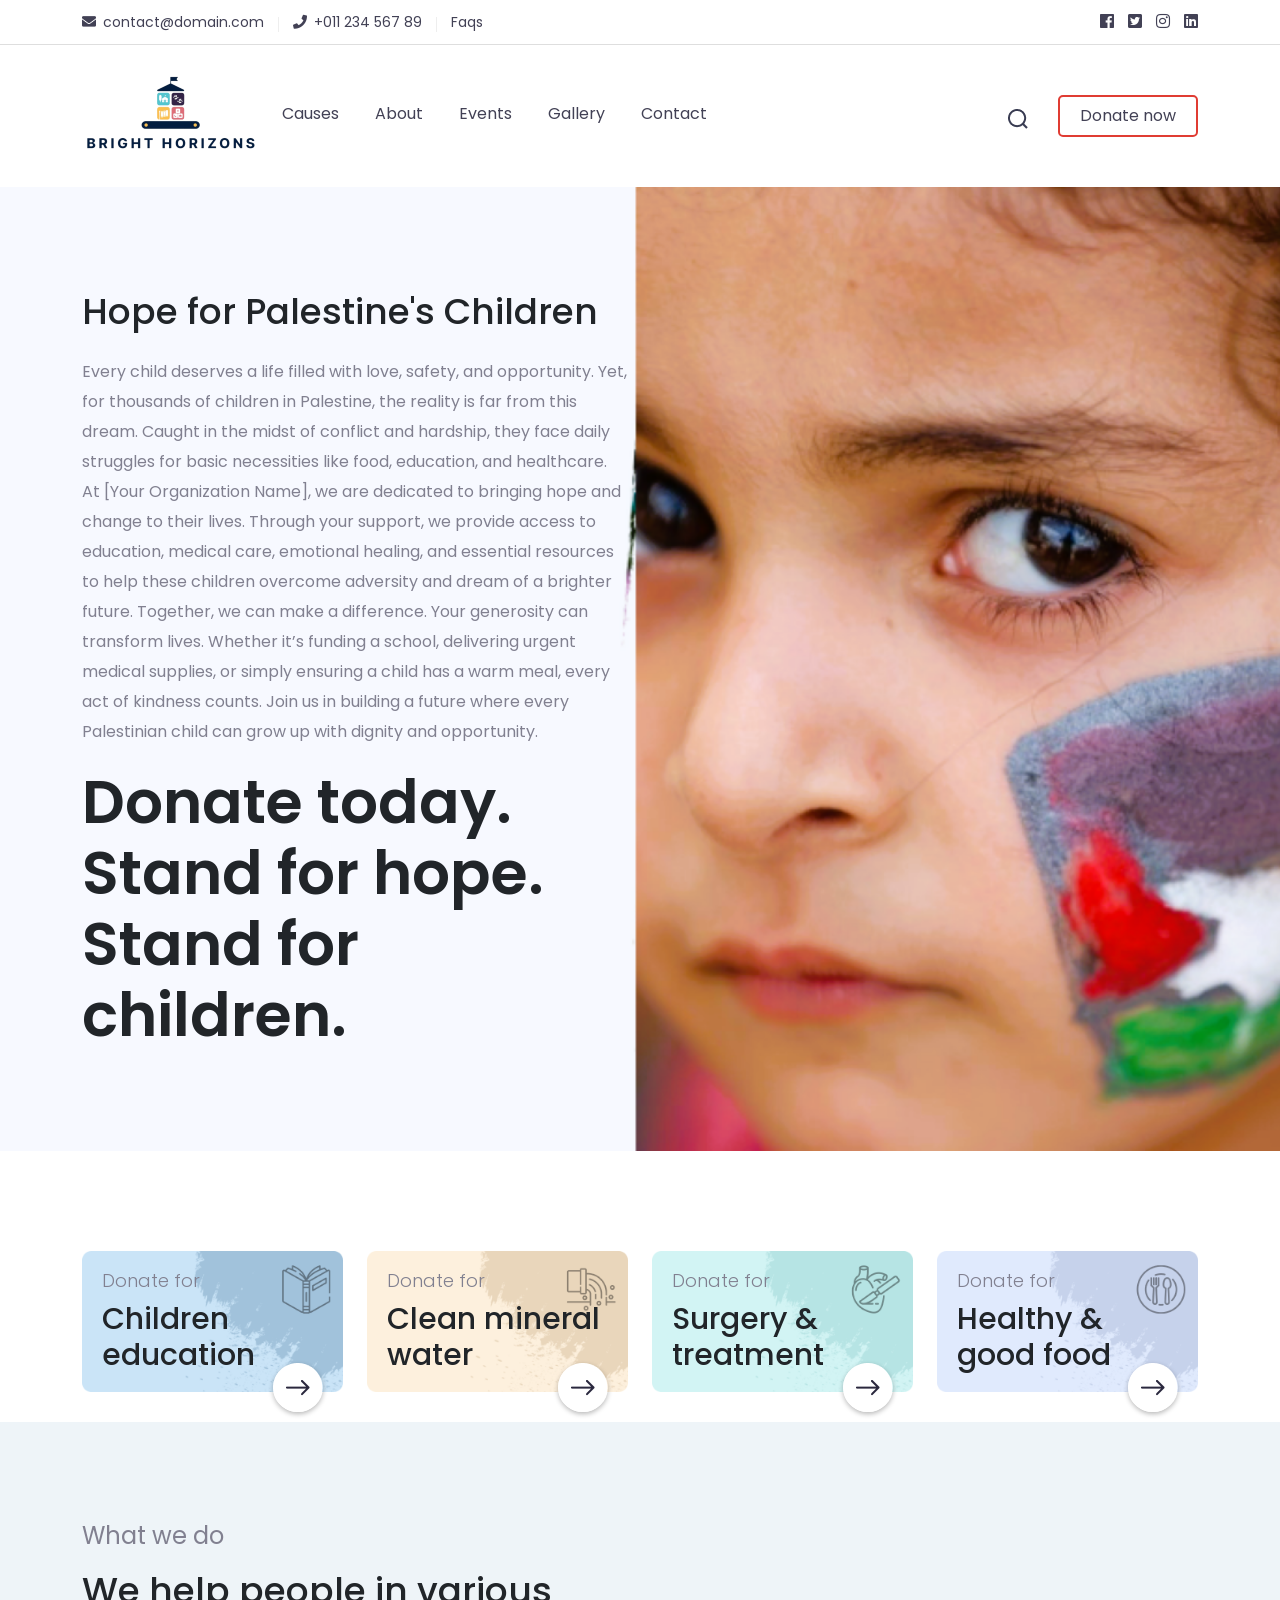
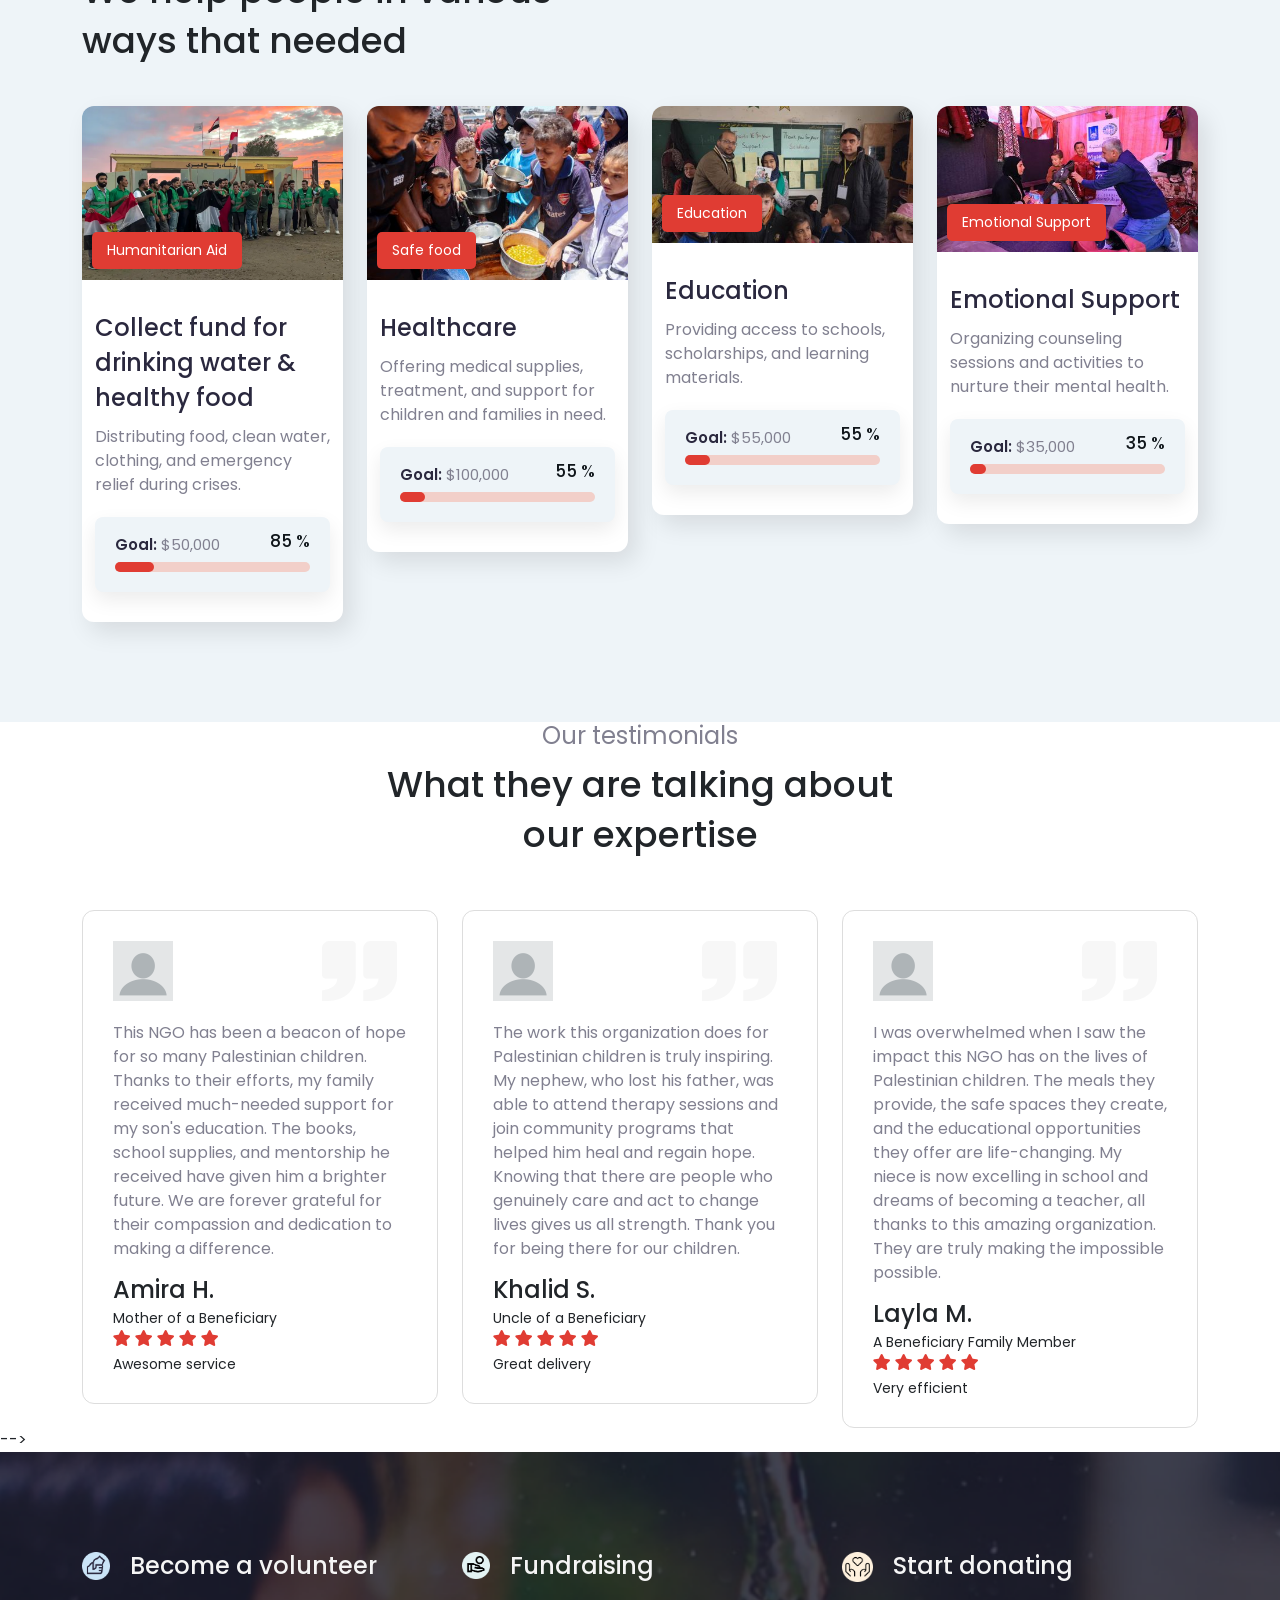
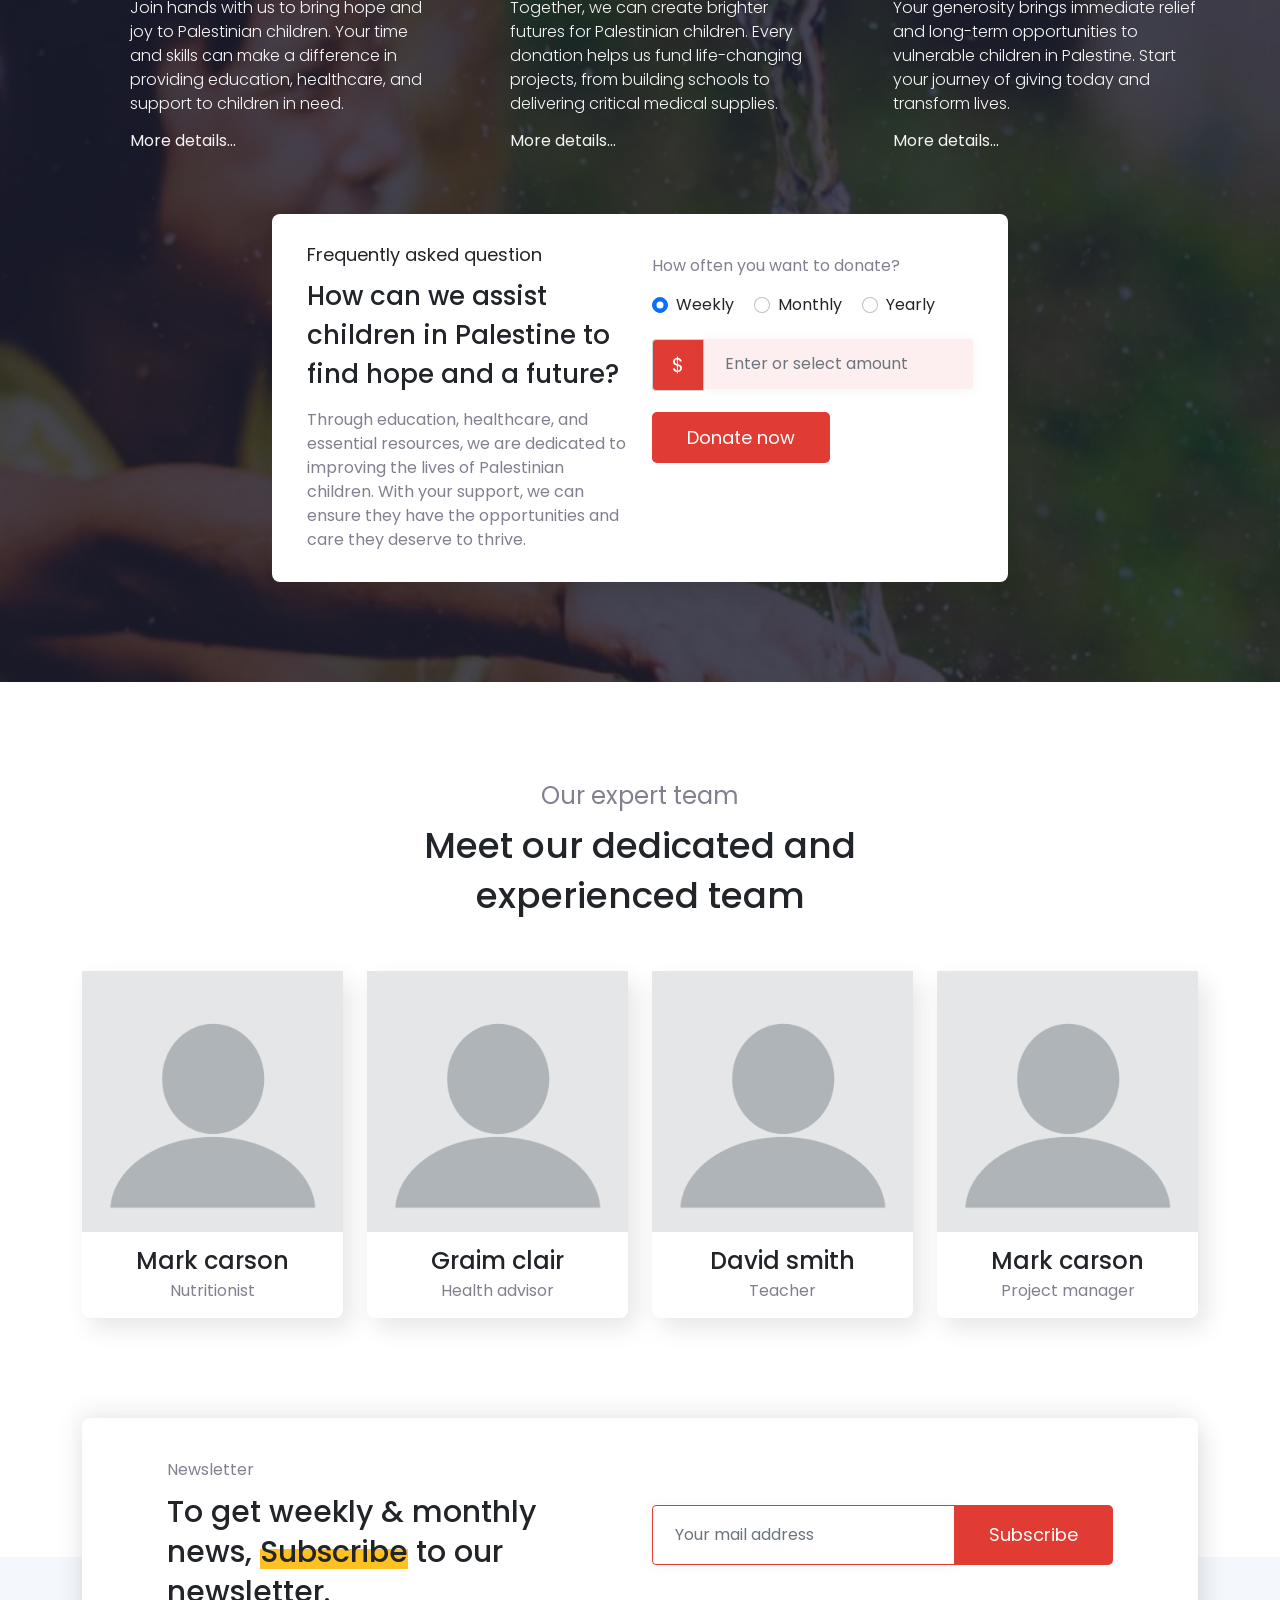
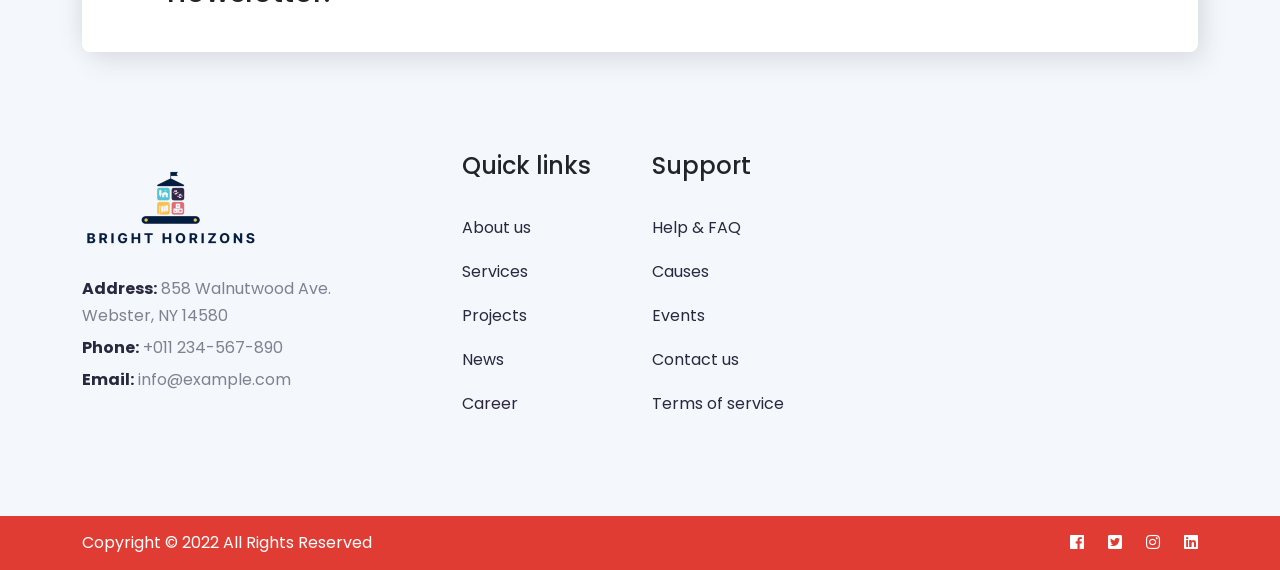
<file: index.html>
<!DOCTYPE html>
<html lang="zxx">


<!-- Mirrored from andit.co/projects/html/jago-welfare/index-3.html by HTTrack Website Copier/3.x [XR&CO'2014], Tue, 05 Nov 2024 15:38:52 GMT -->
<head>
    <meta charset="utf-8">
    <meta name="viewport" content="width=device-width, initial-scale=1, shrink-to-fit=no">
    <!-- Title -->
    <title>Home - Jago Welfare </title>
    <!-- Bootstrap css -->
    <link rel="stylesheet" href="assets/css/bootstrap.min.css" />
    <!-- animate css -->
    <link rel="stylesheet" href="assets/css/animate.min.css" />
    <!-- Fontawesome css -->
    <link rel="stylesheet" href="assets/css/fontawesome.all.min.css" />
    <!-- owl.carousel css -->
    <link rel="stylesheet" href="assets/css/owl.carousel.min.css" />
    <!-- owl.theme.default css -->
    <link rel="stylesheet" href="assets/css/owl.theme.default.min.css" />
    <!-- Magnific popup css -->
    <link rel="stylesheet" href="assets/css/magnific-popup.min.css" />
    <!-- navber css -->
    <link rel="stylesheet" href="assets/css/navber.css" />
    <!-- meanmenu css -->
    <link rel="stylesheet" href="assets/css/meanmenu.css" />
    <!-- Style css -->
    <link rel="stylesheet" href="assets/css/style.css" />
    <!-- Responsive css -->
    <link rel="stylesheet" href="assets/css/responsive.css" />
    <!-- Favicon -->
    <link rel="icon" type="image/png" href="assets/img/favicon.png">
</head>

<body>
    <!-- preloader Area -->
    <div class="preloader">
        <div class="d-table">
            <div class="d-table-cell">
                <div class="lds-spinner">
                    <div></div>
                    <div></div>
                    <div></div>
                    <div></div>
                    <div></div>
                    <div></div>
                    <div></div>
                    <div></div>
                    <div></div>
                    <div></div>
                    <div></div>
                    <div></div>
                </div>
            </div>
        </div>
    </div>

    <!-- Header Area -->
    <div class="main_header_arae" id="header-placeholder"></div>

    <!-- search -->
    <div class="search-overlay">
        <div class="d-table">
            <div class="d-table-cell">
                <div class="search-overlay-layer"></div>
                <div class="search-overlay-layer"></div>
                <div class="search-overlay-layer"></div>
                <div class="search-overlay-close">
                    <span class="search-overlay-close-line"></span>
                    <span class="search-overlay-close-line"></span>
                </div>
                <div class="search-overlay-form">
                    <form>
                        <input type="text" class="input-search" placeholder="Search here...">
                        <button type="button"><i class="fas fa-search"></i></button>
                    </form>
                </div>
            </div>
        </div>
    </div>

    <!-- Banner Area -->
    <section id="home_three_banner">
        <div class="container">
            <div class="row">
                <div class="col-lg-6 col-md-10 col-sm-12 col-12">
                    <div class="banner_three_text">
                        <h2>Hope for Palestine's Children</h2>
                        
                        <p>Every child deserves a life filled with love, safety, and opportunity. 
                            Yet, for thousands of children in Palestine, the reality is far from this 
                            dream. Caught in the midst of conflict and hardship, they face daily 
                            struggles for basic necessities like food, education, and healthcare.
                            At [Your Organization Name], we are dedicated to bringing hope and 
                            change to their lives. Through your support, we provide access to 
                            education, medical care, emotional healing, and essential resources 
                            to help these children overcome adversity and dream of a brighter future.
                            Together, we can make a difference.
                            Your generosity can transform lives. Whether it’s funding a school, 
                            delivering urgent medical supplies, or simply ensuring a child has a 
                            warm meal, every act of kindness counts. Join us in building a future 
                            where every Palestinian child can grow up with dignity and opportunity.</p>
                            <h1>Donate today. Stand for hope. Stand for children.</h1>
                        <!-- <div class="home_three_banner_button">
                            <a href="about.html" class="btn btn_theme btn_md">Learn more</a>
                            <a href="https://vimeo.com/45830194" class="vedio_btn popup-vimeo"><i
                                    class="fa fa-play"></i>How we work</a>
                        </div> -->
                    </div>
                </div>
            </div>
        </div>
    </section>

    <!-- About Top Area -->
    <section id="about_three_top_area" class="section_padding_top">
        <div class="container">
            <div class="row">
                <div class="col-lg-3 col-md-6 col-sm-6 col-12">
                    <div class="about_three_top_boxed">
                        <div class="about_three_top_boxed_img">
                            <img src="assets/img/home-3/common/about-top-1.png" alt="img">
                        </div>
                        <div class="about_three_top_boxed_text">
                            <h5>Donate for</h5>
                            <h3>Children <span>education</span></h3>
                        </div>
                        <div class="about_three_top_boxed_icon">
                            <a href="make-donation.html"><img src="assets/img/icon/arrow_right.png" alt="img"></a>
                        </div>
                    </div>
                </div>
                <div class="col-lg-3 col-md-6 col-sm-6 col-12">
                    <div class="about_three_top_boxed">
                        <div class="about_three_top_boxed_img">
                            <img src="assets/img/home-3/common/about-top-2.png" alt="img">
                        </div>
                        <div class="about_three_top_boxed_text">
                            <h5>Donate for</h5>
                            <h3>Clean mineral <span>water</span></h3>
                        </div>
                        <div class="about_three_top_boxed_icon">
                            <a href="make-donation.html"><img src="assets/img/icon/arrow_right.png" alt="img"></a>
                        </div>
                    </div>
                </div>
                <div class="col-lg-3 col-md-6 col-sm-6 col-12">
                    <div class="about_three_top_boxed">
                        <div class="about_three_top_boxed_img">
                            <img src="assets/img/home-3/common/about-top-3.png" alt="img">
                        </div>
                        <div class="about_three_top_boxed_text">
                            <h5>Donate for</h5>
                            <h3>Surgery & <span>treatment</span></h3>
                        </div>
                        <div class="about_three_top_boxed_icon">
                            <a href="make-donation.html"><img src="assets/img/icon/arrow_right.png" alt="img"></a>
                        </div>
                    </div>
                </div>
                <div class="col-lg-3 col-md-6 col-sm-6 col-12">
                    <div class="about_three_top_boxed">
                        <div class="about_three_top_boxed_img">
                            <img src="assets/img/home-3/common/about-top-4.png" alt="img">
                        </div>
                        <div class="about_three_top_boxed_text">
                            <h5>Donate for</h5>
                            <h3>Healthy & <span> good food</span></h3>
                        </div>
                        <div class="about_three_top_boxed_icon">
                            <a href="make-donation.html"><img src="assets/img/icon/arrow_right.png" alt="img"></a>
                        </div>
                    </div>
                </div>
            </div>
        </div>
    </section>

    <!-- Service Area -->
    <section id="service_area_thre" class="section_padding bg-color">
        <div class="container">
            <div class="row align-items-center">
                <div class="col-lg-6">
                    <div class="service_three_heading">
                        <h3>What we do</h3>
                        <h2>We help people in various ways that needed</h2>
                    </div>
                </div>
                
            </div>
            <div class="row">
                <div class="col-lg-3 col-md-4 col-sm-12 col-12">
                    <div class="case_boxed_wrapper causes_boxed_three">
                        <div class="case_boxed_img">
                            <a href="causes.html"><img src="assets/img/causes/causes1.png" alt="img"></a>
                            <span class="causes_badge bg-theme">Humanitarian Aid</span>
                        </div>
                        <div class="causes_boxed_text">
                            <div class="causes_boxed_text_left">
                                <h3><a href="causes.html">Collect fund for drinking water & healthy food</a></h3>
                                <p>Distributing food, clean water, clothing, and emergency relief during crises.</p>
                            </div>
                            <div class="class-full causes_pro_bar progress_bar">
                                <div class="class-full-bar-box">
                                    <h3 class="h3-title">Goal: <span>$50,000</span></h3>
                                    <div class="class-full-bar-percent">
                                        <h2><span class="counting-data" data-count="85">85</span>
                                            <span>%</span>
                                        </h2>
                                    </div>
                                    <div class="skill-bar class-bar" data-width="85%">
                                        <div class="skill-bar-inner class-bar-in"></div>
                                    </div>
                                </div>
                            </div>
                        </div>
                    </div>
                </div>
                <div class="col-lg-3 col-md-4 col-sm-12 col-12">
                    <div class="case_boxed_wrapper causes_boxed_three">
                        <div class="case_boxed_img">
                            <a href="causes.html"><img src="assets/img/causes/causes3.jpg" alt="img"></a>
                            <span class="causes_badge bg-theme">Safe food</span>
                        </div>
                        <div class="causes_boxed_text">
                            <div class="causes_boxed_text_left">
                                <h3><a href="causes.html">Healthcare</a></h3>
                                <p>Offering medical supplies, treatment, and support for children and families in need.</p>
                            </div>
                            <div class="class-full causes_pro_bar progress_bar">
                                <div class="class-full-bar-box">
                                    <h3 class="h3-title">Goal: <span>$100,000</span></h3>
                                    <div class="class-full-bar-percent">
                                        <h2><span class="counting-data" data-count="55">55</span>
                                            <span>%</span>
                                        </h2>
                                    </div>
                                    <div class="skill-bar class-bar" data-width="55%">
                                        <div class="skill-bar-inner class-bar-in"></div>
                                    </div>
                                </div>
                            </div>
                        </div>
                    </div>
                </div>
                <div class="col-lg-3 col-md-4 col-sm-12 col-12">
                    <div class="case_boxed_wrapper causes_boxed_three">
                        <div class="case_boxed_img">
                            <a href="causes.html"><img src="assets/img/causes/causes2.jpg" alt="img"></a>
                            <span class="causes_badge bg-theme">Education</span>
                        </div>
                        <div class="causes_boxed_text">
                            <div class="causes_boxed_text_left">
                                <h3><a href="causes.html">Education</a></h3>
                                <p>Providing access to schools, scholarships, and learning materials.</p>
                            </div>
                            <div class="class-full causes_pro_bar progress_bar">
                                <div class="class-full-bar-box">
                                    <h3 class="h3-title">Goal: <span>$55,000</span></h3>
                                    <div class="class-full-bar-percent">
                                        <h2><span class="counting-data" data-count="55">55</span>
                                            <span>%</span>
                                        </h2>
                                    </div>
                                    <div class="skill-bar class-bar" data-width="55%">
                                        <div class="skill-bar-inner class-bar-in"></div>
                                    </div>
                                </div>
                            </div>
                        </div>
                    </div>
                </div>
                <div class="col-lg-3 col-md-4 col-sm-12 col-12">
                    <div class="case_boxed_wrapper causes_boxed_three">
                        <div class="case_boxed_img">
                            <a href="causes.html"><img src="assets/img/causes/causes4.jpg" alt="img"></a>
                            <span class="causes_badge bg-theme">Emotional Support</span>
                        </div>
                        <div class="causes_boxed_text">
                            <div class="causes_boxed_text_left">
                                <h3><a href="causes.html">Emotional Support</a></h3>
                                <p>Organizing counseling sessions and activities to nurture their mental health.</p>
                            </div>
                            <div class="class-full causes_pro_bar progress_bar">
                                <div class="class-full-bar-box">
                                    <h3 class="h3-title">Goal: <span>$35,000</span></h3>
                                    <div class="class-full-bar-percent">
                                        <h2><span class="counting-data" data-count="35">35</span>
                                            <span>%</span>
                                        </h2>
                                    </div>
                                    <div class="skill-bar class-bar" data-width="35%">
                                        <div class="skill-bar-inner class-bar-in"></div>
                                    </div>
                                </div>
                            </div>
                        </div>
                    </div>
                </div>
            </div>
        </div>
    </section>

        <div class="container">
            <div class="row">
                <div class="col-lg-6 offset-lg-3 col-md-12 col-sm-12 col-12">
                    <div class="section_heading_two">
                        <h3>Our testimonials</h3>
                        <h2>What they are talking about our expertise</h2>
                    </div>
                </div>
            </div>
            <div class="row">
                <div class="col-lg-4 col-md-6 col-sm-12 col-12">
                    <div class="testimonial_three_boxed">
                        <img src="assets/img/home-3/common/quate.png" alt="icon" class="test_quate_area">
                        <img src="assets/img/home-3/common/test-4.png" alt="img">
                        <p>This NGO has been a beacon of hope for so many Palestinian children. 
                            Thanks to their efforts, my family received much-needed support for 
                            my son's education. The books, school supplies, and mentorship he received 
                            have given him a brighter future. We are forever grateful for their compassion 
                            and dedication to making a difference.</p>
                        <div class="test_three_bottom">
                            <div class="test_three_bottom_left">
                                <h3>Amira H. </h3>
                                <h6>Mother of a Beneficiary</h6>
                            </div>
                            <div class="test_three_bottom_right">
                                <div class="test_three_icon">
                                    <i class="fas fa-star"></i>
                                    <i class="fas fa-star"></i>
                                    <i class="fas fa-star"></i>
                                    <i class="fas fa-star"></i>
                                    <i class="fas fa-star"></i>
                                </div>
                                <h6>Awesome service</h6>
                            </div>
                        </div>
                    </div>
                </div>
                <div class="col-lg-4 col-md-6 col-sm-12 col-12">
                    <div class="testimonial_three_boxed">
                        <img src="assets/img/home-3/common/quate.png" alt="icon" class="test_quate_area">
                        <img src="assets/img/home-3/common/test-4.png" alt="img">
                        <p>The work this organization does for Palestinian children is truly inspiring. 
                            My nephew, who lost his father, was able to attend therapy sessions and join 
                            community programs that helped him heal and regain hope. Knowing that there 
                            are people who genuinely care and act to change lives gives us all strength. 
                            Thank you for being there for our children.</p>
                        <div class="test_three_bottom">
                            <div class="test_three_bottom_left">
                                <h3>Khalid S.</h3>
                                <h6>Uncle of a Beneficiary</h6>
                            </div>
                            <div class="test_three_bottom_right">
                                <div class="test_three_icon">
                                    <i class="fas fa-star"></i>
                                    <i class="fas fa-star"></i>
                                    <i class="fas fa-star"></i>
                                    <i class="fas fa-star"></i>
                                    <i class="fas fa-star"></i>
                                </div>
                                <h6>Great delivery</h6>
                            </div>
                        </div>
                    </div>
                </div>
                <div class="col-lg-4 col-md-6 col-sm-12 col-12">
                    <div class="testimonial_three_boxed">
                        <img src="assets/img/home-3/common/quate.png" alt="icon" class="test_quate_area">
                        <img src="assets/img/home-3/common/test-4.png" alt="img">
                        <p>I was overwhelmed when I saw the impact this NGO has on the lives of 
                            Palestinian children. The meals they provide, the safe spaces they create, 
                            and the educational opportunities they offer are life-changing. My niece 
                            is now excelling in school and dreams of becoming a teacher, all thanks to 
                            this amazing organization. They are truly making the impossible possible.</p>
                        <div class="test_three_bottom">
                            <div class="test_three_bottom_left">
                                <h3>Layla M.</h3>
                                <h6>A Beneficiary Family Member</h6>
                            </div>
                            <div class="test_three_bottom_right">
                                <div class="test_three_icon">
                                    <i class="fas fa-star"></i>
                                    <i class="fas fa-star"></i>
                                    <i class="fas fa-star"></i>
                                    <i class="fas fa-star"></i>
                                    <i class="fas fa-star"></i>
                                </div>
                                <h6>Very efficient</h6>
                            </div>
                        </div>
                    </div>
                </div>
            </div>
        </div>
    </section> -->

    <!-- Middel Area -->
    <section id="middel_area_wrapper" class="section_padding">
        <div class="container">
            <div class="row">
                <div class="col-lg-4">
                    <div class="middel_area_Wrapper_box">
                        <div class="middel_area_box_icon">
                            <img src="assets/img/icon/hands.png" alt="img">
                        </div>
                        <div class="middel_area_box_text">
                            <h3>Become a volunteer</h3>
                            <p>Join hands with us to bring hope and joy to Palestinian children. 
                                Your time and skills can make a difference in providing education, 
                                healthcare, and support to children in need.</p>
                            <a href="about.html">More details...</a>
                        </div>
                    </div>
                </div>
                <div class="col-lg-4">
                    <div class="middel_area_Wrapper_box">
                        <div class="middel_area_box_icon">
                            <img src="assets/img/icon/hand-ronud.png" alt="img">
                        </div>
                        <div class="middel_area_box_text">
                            <h3>Fundraising</h3>
                            <p>Together, we can create brighter futures for Palestinian children. 
                                Every donation helps us fund life-changing projects, from building 
                                schools to delivering critical medical supplies.</p>
                            <a href="about.html">More details...</a>
                        </div>
                    </div>
                </div>
                <div class="col-lg-4">
                    <div class="middel_area_Wrapper_box">
                        <div class="middel_area_box_icon">
                            <img src="assets/img/icon/hand-love.png" alt="img">
                        </div>
                        <div class="middel_area_box_text">
                            <h3>Start donating</h3>
                            <p>Your generosity brings immediate relief and long-term 
                                opportunities to vulnerable children in Palestine. Start 
                                your journey of giving today and transform lives.</p>
                            <a href="about.html">More details...</a>
                        </div>
                    </div>
                </div>
            </div>
            <div class="row">
                <div class="col-lg-8 offset-lg-2">
                    <div class="middal_area_center_wrapper">
                        <div class="row">
                            <div class="col-lg-6">
                                <div class="middal_area_center_left">
                                    <h5>Frequently asked question</h5>
                                    <h3>How can we assist children in Palestine to find hope and a future?</h3>
                                    <p>Through education, healthcare, and essential resources, we 
                                        are dedicated to improving the lives of Palestinian children. 
                                        With your support, we can ensure they have the opportunities 
                                        and care they deserve to thrive.</p>

                                </div>
                            </div>
                            <div class="col-lg-6">
                                <div class="middal_area_center_right">
                                    <div class="donate_two_right_wrapper">
                                        <p>How often you want to donate?</p>
                                        <div class="donate_form_two">
                                            <form action="#!">
                                                <div class="donate_monthly_wrapper">
                                                    <div class="form-check">
                                                        <input class="form-check-input" type="radio"
                                                            name="flexRadioDefault" id="flexRadioDefault1" checked>
                                                        <label class="form-check-label" for="flexRadioDefault1">
                                                            Weekly
                                                        </label>
                                                    </div>
                                                    <div class="form-check">
                                                        <input class="form-check-input" type="radio"
                                                            name="flexRadioDefault" id="flexRadioDefault2">
                                                        <label class="form-check-label" for="flexRadioDefault2">
                                                            Monthly
                                                        </label>
                                                    </div>
                                                    <div class="form-check">
                                                        <input class="form-check-input" type="radio"
                                                            name="flexRadioDefault" id="flexRadioDefault3">
                                                        <label class="form-check-label" for="flexRadioDefault3">
                                                            Yearly
                                                        </label>
                                                    </div>
                                                </div>
                                                <div class="input-group mb-3">
                                                    <span class="input-group-text">$</span>
                                                    <input type="text" class="form-control"
                                                        placeholder="Enter or select amount">
                                                </div>
                                                <div class="donate_submit_btn">
                                                    <button class="btn btn_theme btn_md">Donate now</button>
                                                </div>
                                            </form>
                                        </div>
                                    </div>
                                </div>
                            </div>
                        </div>
                    </div>
                </div>
            </div>
        </div>
    </section>

    <!-- Team Area -->
    <section id="team_area_three" class="section_padding">
        <div class="container">
            <div class="row">
                <div class="col-lg-6 offset-lg-3 col-md-12 col-sm-12 col-12">
                    <div class="section_heading_two">
                        <h3>Our expert team</h3>
                        <h2>Meet our dedicated and experienced team</h2>
                    </div>
                </div>
            </div>
            <div class="row">
                <div class="col-lg-3 col-md-6 col-sm-12 col-12">
                   <div class="team_area_three">
                        <div class="team_area_three_img">
                            <img src="assets/img/home-3/team/blank-profile-picture-973460_1920.png" alt="img">
                            <ul >
                                <li><a href="%21.html#"><i class="fab fa-facebook-f"></i></a></li>
                                <li><a href="%21.html#"><i class="fab fa-twitter"></i></a></li>
                                <li><a href="%21.html#"><i class="fab fa-instagram"></i></a></li>
                                <li><a href="%21.html#"><i class="fab fa-linkedin-in"></i></a></li>
                            </ul>
                        </div>
                        <div class="team_area_three_content">
                            <h3>Mark carson</h3>
                            <p>Nutritionist</p>
                        </div>
                   </div>
                </div>
                <div class="col-lg-3 col-md-6 col-sm-12 col-12">
                    <div class="team_area_three">
                         <div class="team_area_three_img">
                             <img src="assets/img/home-3/team/blank-profile-picture-973460_1920.png" alt="img">
                             <ul >
                                <li><a href="%21.html#"><i class="fab fa-facebook-f"></i></a></li>
                                <li><a href="%21.html#"><i class="fab fa-twitter"></i></a></li>
                                <li><a href="%21.html#"><i class="fab fa-instagram"></i></a></li>
                                <li><a href="%21.html#"><i class="fab fa-linkedin-in"></i></a></li>
                            </ul>
                         </div>
                         <div class="team_area_three_content">
                             <h3>Graim clair</h3>
                             <p>Health advisor</p>
                         </div>
                    </div>
                 </div>
                 <div class="col-lg-3 col-md-6 col-sm-12 col-12">
                    <div class="team_area_three">
                         <div class="team_area_three_img">
                             <img src="assets/img/home-3/team/blank-profile-picture-973460_1920.png" alt="img">
                             <ul >
                                <li><a href="%21.html#"><i class="fab fa-facebook-f"></i></a></li>
                                <li><a href="%21.html#"><i class="fab fa-twitter"></i></a></li>
                                <li><a href="%21.html#"><i class="fab fa-instagram"></i></a></li>
                                <li><a href="%21.html#"><i class="fab fa-linkedin-in"></i></a></li>
                            </ul>
                         </div>
                         <div class="team_area_three_content">
                             <h3>David smith</h3>
                             <p>Teacher</p>
                         </div>
                    </div>
                 </div>
                 <div class="col-lg-3 col-md-6 col-sm-12 col-12">
                    <div class="team_area_three">
                         <div class="team_area_three_img">
                             <img src="assets/img/home-3/team/blank-profile-picture-973460_1920.png" alt="img">
                             <ul >
                                <li><a href="%21.html#"><i class="fab fa-facebook-f"></i></a></li>
                                <li><a href="%21.html#"><i class="fab fa-twitter"></i></a></li>
                                <li><a href="%21.html#"><i class="fab fa-instagram"></i></a></li>
                                <li><a href="%21.html#"><i class="fab fa-linkedin-in"></i></a></li>
                            </ul>
                         </div>
                         <div class="team_area_three_content">
                             <h3>Mark carson</h3>
                             <p>Project manager</p>
                         </div>
                    </div>
                 </div>
            </div>
        </div>
    </section>


    <!-- Subscribe Area -->
    <div id="footer-placeholder"></div>
    <script src="assets/js/loader.js"></script>
    <script src="assets/js/jquery.min.js"></script>
    <!-- Bootstrap js -->
    <script src="assets/js/bootstrap.bundle.js"></script>
    <!-- Meanu js -->
    <script src="assets/js/jquery.meanmenu.js"></script>
    <!-- Magnific Popup js -->
    <script src="assets/js/jquery.magnific-popup.min.js"></script>
    <!-- owl carousel js -->
    <script src="assets/js/owl.carousel.min.js"></script>
    <!-- wow.js -->
    <script src="assets/js/wow.min.js"></script>
    <!-- waypoints.js -->
    <script src="assets/js/waypoints.min.js"></script>
    <!-- counterup.js -->
    <script src="assets/js/jquery.counterup.min.js"></script>
    <!-- Custom js -->
    <script src="assets/js/custom.js"></script>
    <script src="assets/js/custom-progress-bar.js"></script>
    <script src="assets/js/custom-scroll-count.js"></script>
    <script src="assets/js/video.js"></script>
    

</body>


<!-- Mirrored from andit.co/projects/html/jago-welfare/index-3.html by HTTrack Website Copier/3.x [XR&CO'2014], Tue, 05 Nov 2024 15:39:10 GMT -->
</html>
</file>
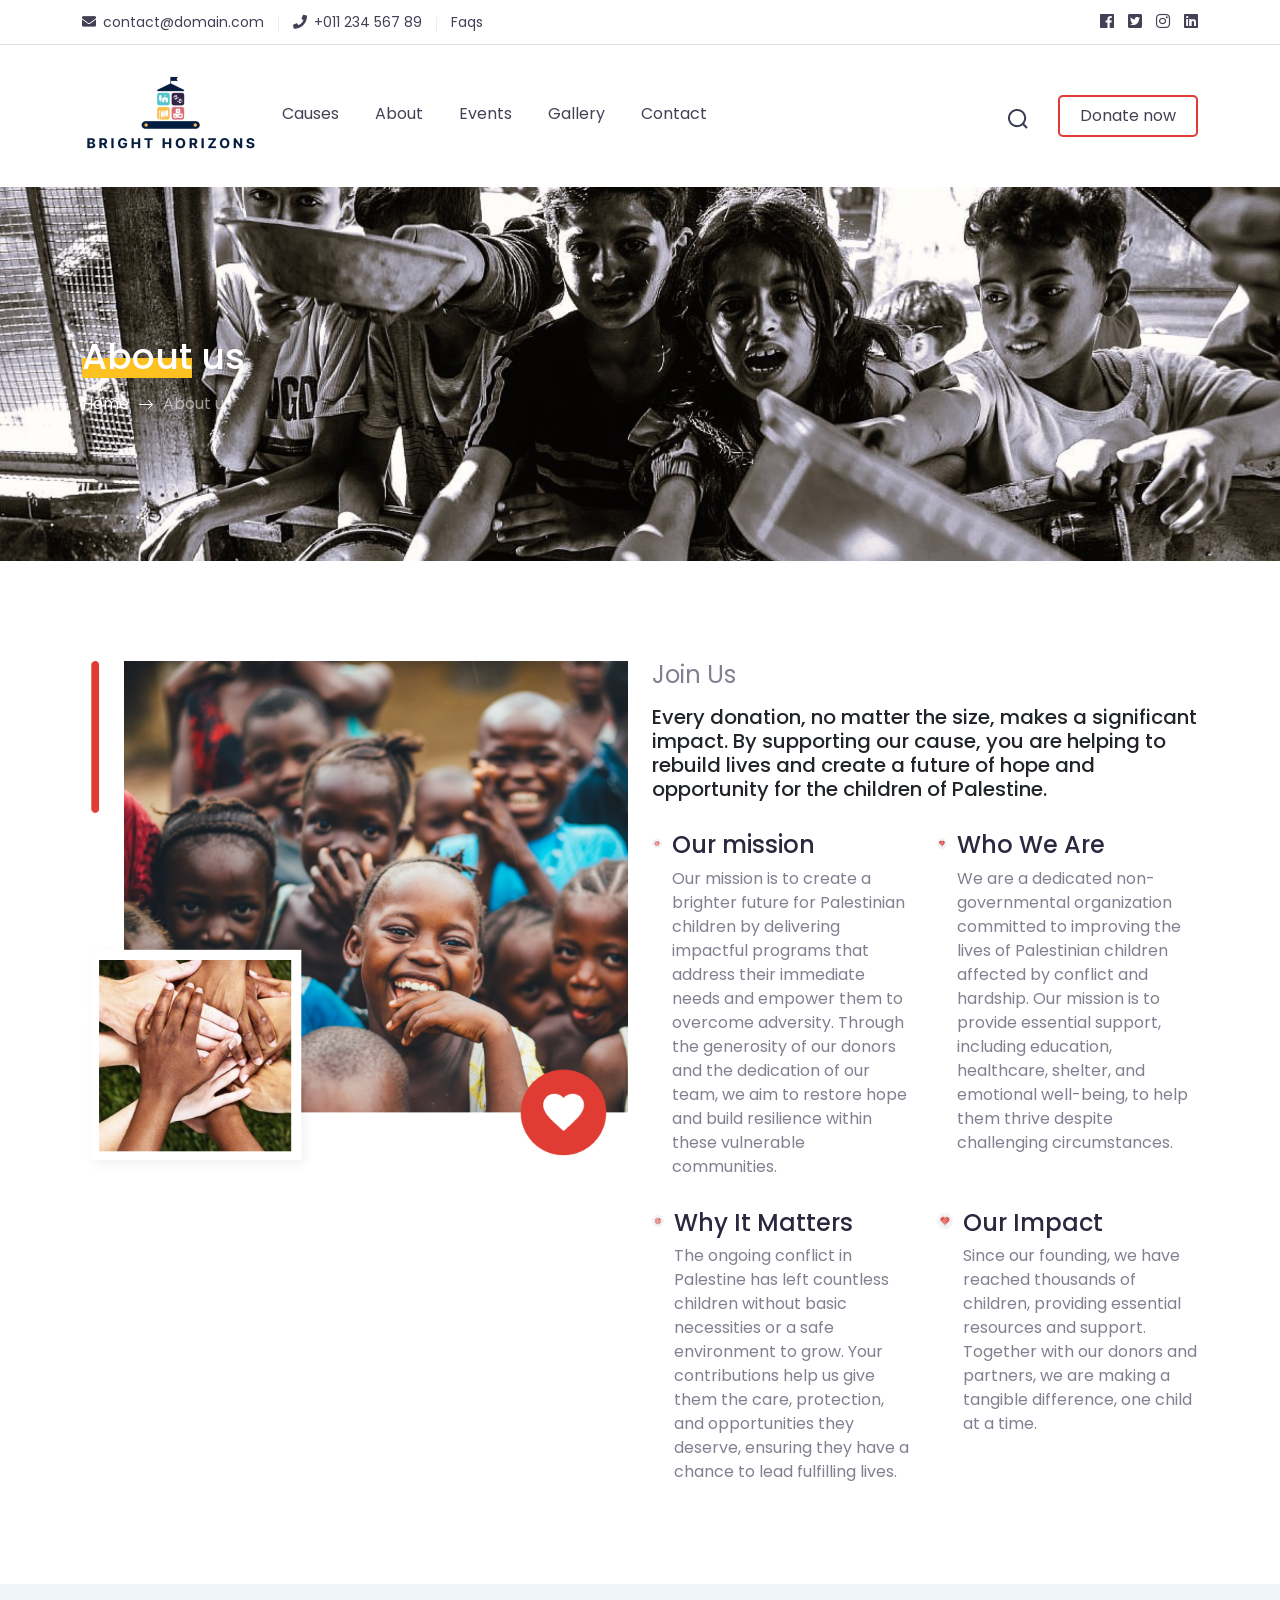
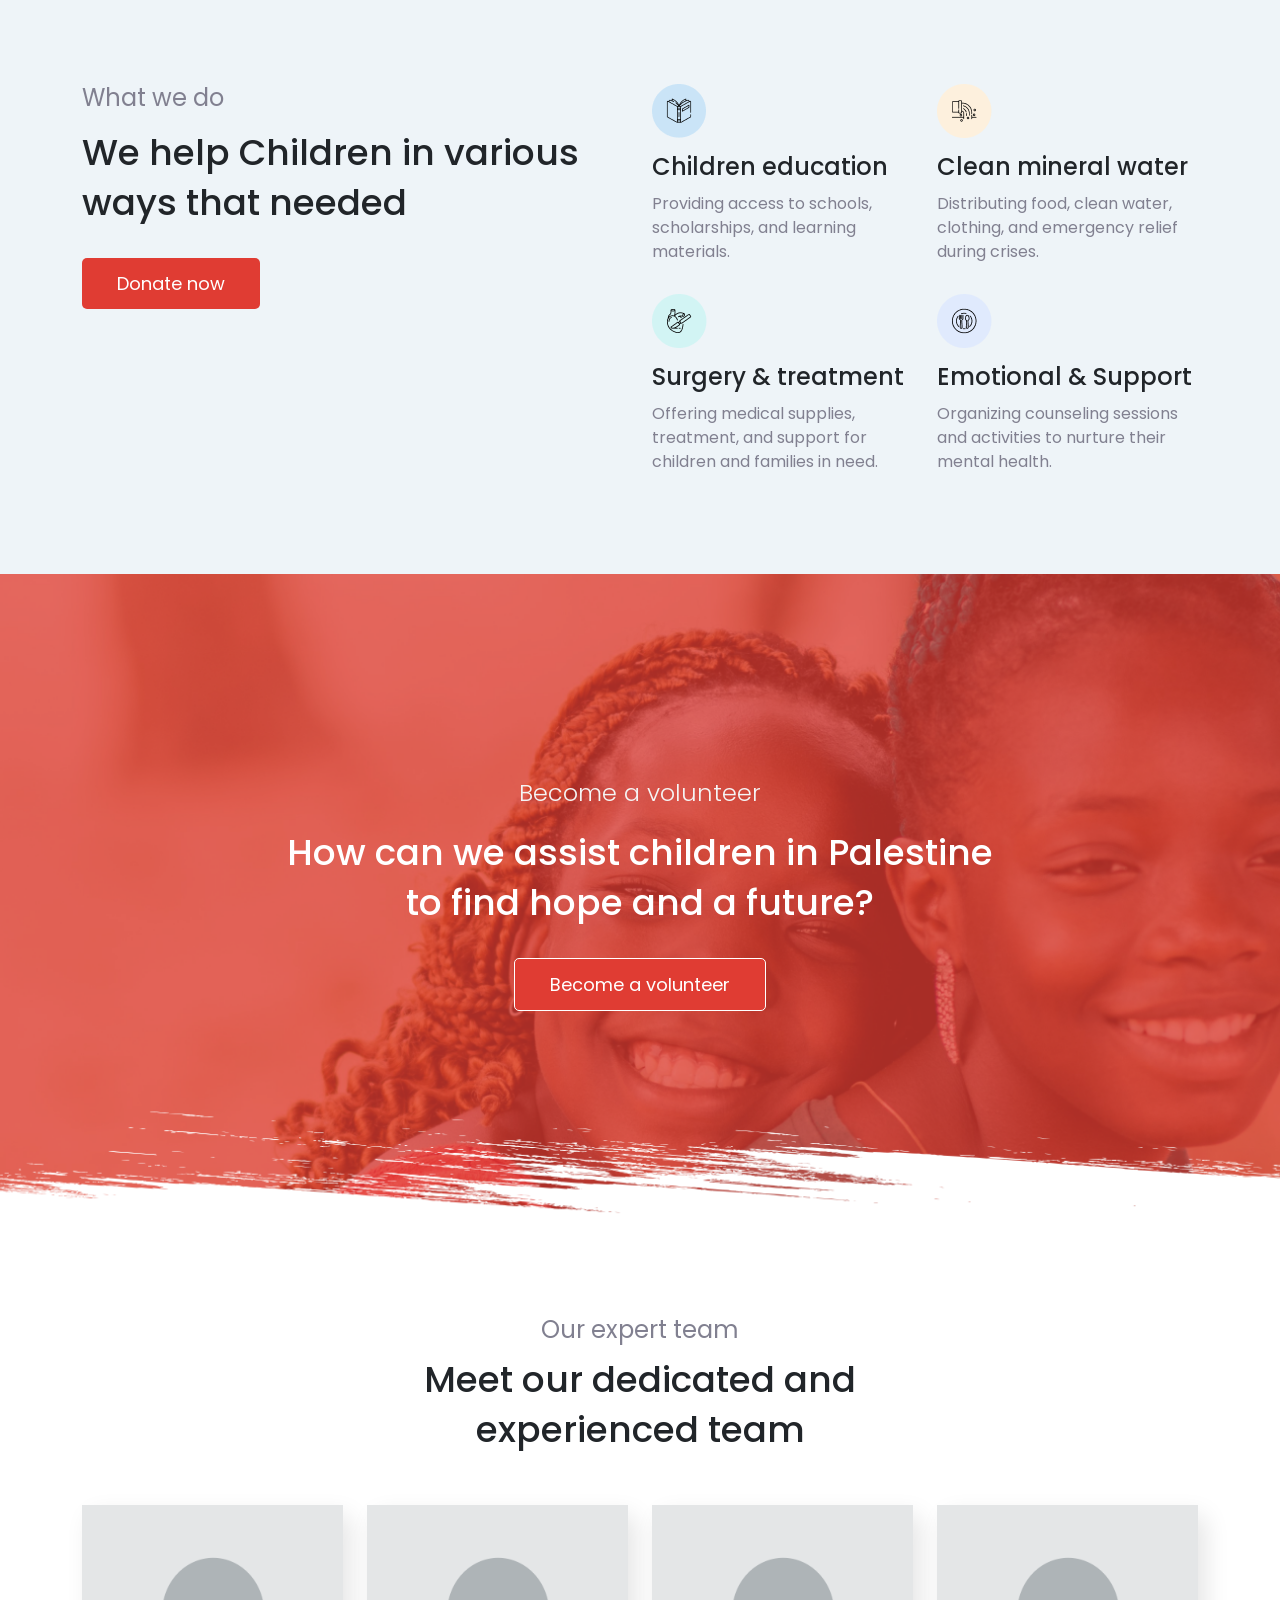
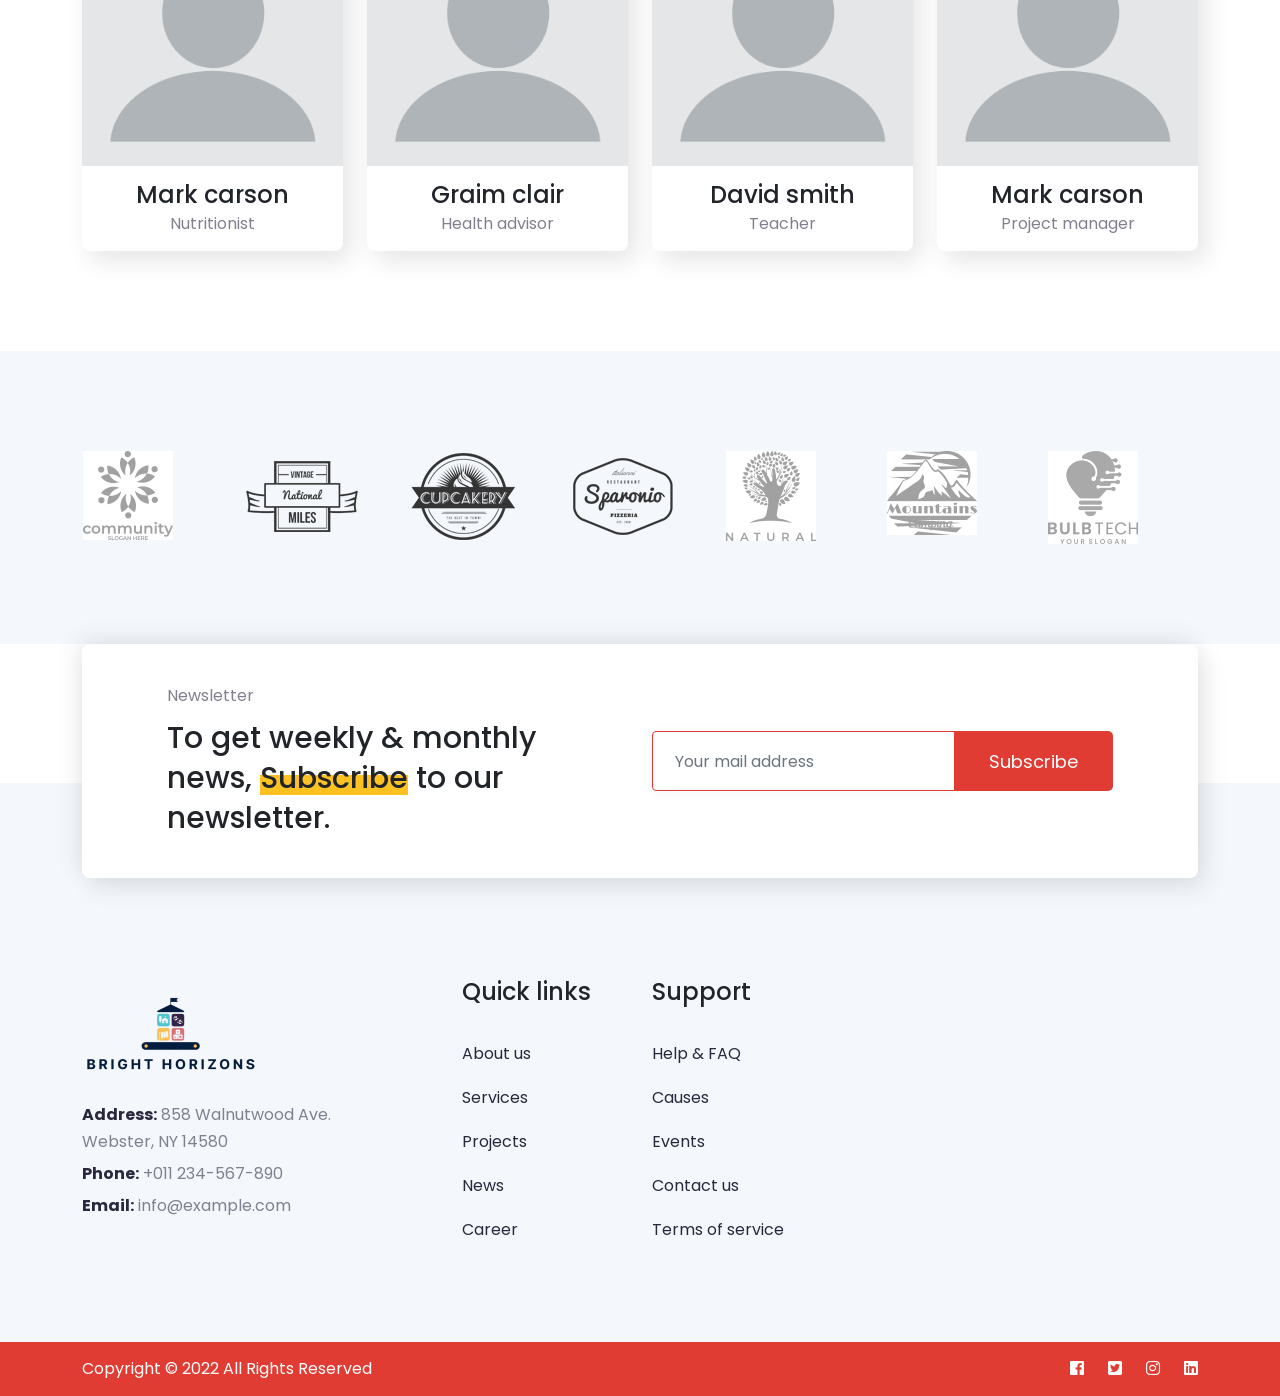
<file: about.html>
<!DOCTYPE html>
<html lang="zxx">


<!-- Mirrored from andit.co/projects/html/jago-welfare/about.html by HTTrack Website Copier/3.x [XR&CO'2014], Tue, 05 Nov 2024 15:40:03 GMT -->
<head>
    <meta charset="utf-8">
    <meta name="viewport" content="width=device-width, initial-scale=1, shrink-to-fit=no">
    <!-- Title -->
    <title>About - Jago Welfare </title>
    <!-- Bootstrap css -->
    <link rel="stylesheet" href="assets/css/bootstrap.min.css" />
    <!-- animate css -->
    <link rel="stylesheet" href="assets/css/animate.min.css" />
    <!-- Fontawesome css -->
    <link rel="stylesheet" href="assets/css/fontawesome.all.min.css" />
    <!-- owl.carousel css -->
    <link rel="stylesheet" href="assets/css/owl.carousel.min.css" />
    <!-- owl.theme.default css -->
    <link rel="stylesheet" href="assets/css/owl.theme.default.min.css" />
    <!-- Magnific popup css -->
    <link rel="stylesheet" href="assets/css/magnific-popup.min.css" />
    <!-- navber css -->
    <link rel="stylesheet" href="assets/css/navber.css" />
    <!-- meanmenu css -->
    <link rel="stylesheet" href="assets/css/meanmenu.css" />
    <!-- Style css -->
    <link rel="stylesheet" href="assets/css/style.css" />
    <!-- Responsive css -->
    <link rel="stylesheet" href="assets/css/responsive.css" />
    <!-- Favicon -->
    <link rel="icon" type="image/png" href="assets/img/favicon.png">
</head>

<body>
    <!-- Preloader Area -->
    <div class="preloader">
        <div class="d-table">
            <div class="d-table-cell">
                <div class="lds-spinner">
                    <div></div>
                    <div></div>
                    <div></div>
                    <div></div>
                    <div></div>
                    <div></div>
                    <div></div>
                    <div></div>
                    <div></div>
                    <div></div>
                    <div></div>
                    <div></div>
                </div>
            </div>
        </div>
    </div>

    <!-- Header Area -->
    <div class="main_header_arae" id="header-placeholder"></div>

    <!-- search -->
    <div class="search-overlay">
        <div class="d-table">
            <div class="d-table-cell">
                <div class="search-overlay-layer"></div>
                <div class="search-overlay-layer"></div>
                <div class="search-overlay-layer"></div>
                <div class="search-overlay-close">
                    <span class="search-overlay-close-line"></span>
                    <span class="search-overlay-close-line"></span>
                </div>
                <div class="search-overlay-form">
                    <form>
                        <input type="text" class="input-search" placeholder="Search here...">
                        <button type="button"><i class="fas fa-search"></i></button>
                    </form>
                </div>
            </div>
        </div>
    </div>

    <!-- Banner Area -->
    <section id="common_banner_area">
        <div class="container">
            <div class="row">
                <div class="col-lg-12">
                    <div class="commn_banner_page">
                        <h2><span class="color_big_heading">About</span> us</h2>
                        <ul class="breadcrumb_wrapper">
                            <li class="breadcrumb_item"><a href="index-2.html">Home</a></li>
                            <li class="breadcrumb_item"><img src="assets/img/icon/arrow.png" alt="img"></li>
                            <li class="breadcrumb_item active">About us</li>
                        </ul>
                    </div>
                </div>
            </div>
        </div>
    </section>

     <!-- About Area -->
     <section id="about_area_three" class="section_padding">
        <div class="container">
            <div class="row">
                <div class="col-lg-6">
                    <div class="about_two_img">
                        <img src="assets/img/home-3/common/about.png" alt="img">
                    </div>
                </div>
                <div class="col-lg-6">
                    <div class="about_two_left_wrapper">
                        <h3>Join Us</h3>
                        <h4>Every donation, no matter the size, makes a significant impact. 
                            By supporting our cause, you are helping to rebuild lives and create 
                            a future of hope and opportunity for the children of Palestine.</h4>
                        
                        <div class="about_three_list_wrapper">
                            <div class="row">
                                <div class="col-lg-6">
                                    <div class="about_mission_area">
                                        <div class="about_tree_mission_icon">
                                            <img src="assets/img/icon/board.png" alt="icon">
                                        </div>
                                        <div class="about_tree_mission_text">
                                            <h3>Our mission</h3>
                                            <p>Our mission is to create a brighter future for Palestinian 
                                                children by delivering impactful programs that address their 
                                                immediate needs and empower them to overcome adversity. 
                                                Through the generosity of our donors and the dedication 
                                                of our team, we aim to restore hope and build resilience 
                                                within these vulnerable communities.</p>
                                        </div>
                                    </div>
                                </div>
                                <div class="col-lg-6">
                                    <div class="about_mission_area">
                                        <div class="about_tree_mission_icon">
                                            <img src="assets/img/icon/love-hand.png" alt="icon">
                                        </div>
                                        <div class="about_tree_mission_text">
                                            <h3>Who We Are</h3>
                                            <p>
                                                
                                            We are a dedicated non-governmental organization committed 
                                            to improving the lives of Palestinian children affected by 
                                            conflict and hardship. Our mission is to provide essential 
                                            support, including education, healthcare, shelter, and emotional 
                                            well-being, to help them thrive despite challenging circumstances.
                                            </p>
                                        </div>
                                    </div>
                                </div>
                            </div>
                        </div>
                        <div class="about_three_list_wrapper">
                            <div class="row">
                                <div class="col-lg-6">
                                    <div class="about_mission_area">
                                        <div class="about_tree_mission_icon">
                                            <img src="assets/img/icon/board.png" alt="icon">
                                        </div>
                                        <div class="about_tree_mission_text">
                                            <h3>Why It Matters</h3>
                                            <p>
                                                The ongoing conflict in Palestine has left countless 
                                                children without basic necessities or a safe environment to grow. 
                                                Your contributions help us give them the care, protection, and 
                                                opportunities they deserve, ensuring they have a chance to lead 
                                                fulfilling lives.</p>
                                        </div>
                                    </div>
                                </div>
                                <div class="col-lg-6">
                                    <div class="about_mission_area">
                                        <div class="about_tree_mission_icon">
                                            <img src="assets/img/icon/love-hand.png" alt="icon">
                                        </div>
                                        <div class="about_tree_mission_text">
                                            <h3>Our Impact</h3>
                                            <p>
                                                
                                                Since our founding, we have reached thousands of children, 
                                                providing essential resources and support. Together with 
                                                our donors and partners, we are making a tangible difference, 
                                                one child at a time.
                                            </p>
                                        </div>
                                    </div>
                                </div>
                            </div>
                        </div>

                        
                    </div>
                </div>
            </div>
        </div>
    </section>

    <!-- Service Area -->
    <section id="service_area_two" class="section_padding bg-color">
        <div class="container">
            <div class="row">
                <div class="col-lg-6">
                    <div class="service_two_left_wrapper">
                        <h3>What we do</h3>
                        <h2>We help Children in various
                            ways that needed</h2>
                        <a href="make-donation.html" class="btn btn_theme btn_md">Donate now</a>
                    </div>
                </div>
                <div class="col-lg-6">
                    <div class="service_two_right_wrapper">
                        <div class="row">
                            <div class="col-lg-6 col-md-6">
                                <div class="service_item_right_wrapper">
                                    <div class="service_two_item">
                                        <div class="service_two_icon">
                                            <img src="assets/img/icon/sm-book.png" alt="icon">
                                        </div>
                                        <div class="service_two_text">
                                            <h3>Children education</h3>
                                            <p>Providing access to schools, scholarships, and learning materials.</p>
                                            
                                        </div>
                                    </div>
                                    <div class="service_two_item">
                                        <div class="service_two_icon">
                                            <img src="assets/img/icon/sm-heart.png" alt="icon">
                                        </div>
                                        <div class="service_two_text">
                                            <h3>Surgery &amp; treatment</h3>
                                            <p>Offering medical supplies, treatment, and support for children and families in need.</p>
                                            
                                        </div>
                                    </div>
                                </div>
                            </div>
                            <div class="col-lg-6 col-md-6">
                                <div class="service_item_right_wrapper">
                                    <div class="service_two_item">
                                        <div class="service_two_icon">
                                            <img src="assets/img/icon/sm-paint.png" alt="icon">
                                        </div>
                                        <div class="service_two_text">
                                            <h3>Clean mineral water</h3>
                                            <p>Distributing food, clean water, clothing, and emergency relief during crises.</p>
                                            
                                        </div>
                                    </div>
                                    <div class="service_two_item">
                                        <div class="service_two_icon">
                                            <img src="assets/img/icon/sm-restaurant.png" alt="icon">
                                        </div>
                                        <div class="service_two_text">
                                            <h3>Emotional &amp; Support</h3>
                                            <p>Organizing counseling sessions and activities to nurture their mental health.</p>
                                            
                                        </div>
                                    </div>
                                </div>
                            </div>
                        </div>
                    </div>
                </div>
            </div>
        </div>
    </section>


    
    <!-- Middel Area -->
    <section id="become_volunteer_area" class="section_padding">
        <div class="container">
            <div class="row">
                <div class="col-lg-8 offset-lg-2">
                    <div class="become_volunteer_text_wrapper">
                        <h3>Become a volunteer</h3>
                        <h2>How can we assist children in Palestine to find hope and a future?</h2>
                        <a href="volunter.html" class="btn btn_theme btn_md">Become a volunteer</a>
                    </div>
                </div>
            </div>
        </div>
    </section>

    <!-- testimonial Area -->
    <section id="team_area_three" class="section_padding">
        <div class="container">
            <div class="row">
                <div class="col-lg-6 offset-lg-3 col-md-12 col-sm-12 col-12">
                    <div class="section_heading_two">
                        <h3>Our expert team</h3>
                        <h2>Meet our dedicated and experienced team</h2>
                    </div>
                </div>
            </div>
            <div class="row">
                <div class="col-lg-3 col-md-6 col-sm-12 col-12">
                   <div class="team_area_three">
                        <div class="team_area_three_img">
                            <img src="assets/img/home-3/team/blank-profile-picture-973460_1920.png" alt="img">
                            <ul>
                                <li><a href="%21.html#"><i class="fab fa-facebook-f"></i></a></li>
                                <li><a href="%21.html#"><i class="fab fa-twitter"></i></a></li>
                                <li><a href="%21.html#"><i class="fab fa-instagram"></i></a></li>
                                <li><a href="%21.html#"><i class="fab fa-linkedin-in"></i></a></li>
                            </ul>
                        </div>
                        <div class="team_area_three_content">
                            <h3>Mark carson</h3>
                            <p>Nutritionist</p>
                        </div>
                   </div>
                </div>
                <div class="col-lg-3 col-md-6 col-sm-12 col-12">
                    <div class="team_area_three">
                         <div class="team_area_three_img">
                             <img src="assets/img/home-3/team/blank-profile-picture-973460_1920.png" alt="img">
                             <ul>
                                <li><a href="%21.html#"><i class="fab fa-facebook-f"></i></a></li>
                                <li><a href="%21.html#"><i class="fab fa-twitter"></i></a></li>
                                <li><a href="%21.html#"><i class="fab fa-instagram"></i></a></li>
                                <li><a href="%21.html#"><i class="fab fa-linkedin-in"></i></a></li>
                            </ul>
                         </div>
                         <div class="team_area_three_content">
                             <h3>Graim clair</h3>
                             <p>Health advisor</p>
                         </div>
                    </div>
                 </div>
                 <div class="col-lg-3 col-md-6 col-sm-12 col-12">
                    <div class="team_area_three">
                         <div class="team_area_three_img">
                             <img src="assets/img/home-3/team/blank-profile-picture-973460_1920.png" alt="img">
                             <ul>
                                <li><a href="%21.html#"><i class="fab fa-facebook-f"></i></a></li>
                                <li><a href="%21.html#"><i class="fab fa-twitter"></i></a></li>
                                <li><a href="%21.html#"><i class="fab fa-instagram"></i></a></li>
                                <li><a href="%21.html#"><i class="fab fa-linkedin-in"></i></a></li>
                            </ul>
                         </div>
                         <div class="team_area_three_content">
                             <h3>David smith</h3>
                             <p>Teacher</p>
                         </div>
                    </div>
                 </div>
                 <div class="col-lg-3 col-md-6 col-sm-12 col-12">
                    <div class="team_area_three">
                         <div class="team_area_three_img">
                             <img src="assets/img/home-3/team/blank-profile-picture-973460_1920.png" alt="img">
                             <ul>
                                <li><a href="%21.html#"><i class="fab fa-facebook-f"></i></a></li>
                                <li><a href="%21.html#"><i class="fab fa-twitter"></i></a></li>
                                <li><a href="%21.html#"><i class="fab fa-instagram"></i></a></li>
                                <li><a href="%21.html#"><i class="fab fa-linkedin-in"></i></a></li>
                            </ul>
                         </div>
                         <div class="team_area_three_content">
                             <h3>Mark carson</h3>
                             <p>Project manager</p>
                         </div>
                    </div>
                 </div>
            </div>
        </div>
    </section>

    <!-- Partner Area -->
    <section id="partner_area-2" class="section_padding bg_shadow">
        <div class="container">
            <div class="row">
                <div class="col-lg-12">
                    <div class="partner_slider_wrapper owl-theme owl-carousel">
                        <div class="partner_logo">
                            <a href="#!"><img src="assets/img/partner/logo-1.png" alt="img"></a>
                        </div>
                        <div class="partner_logo">
                            <a href="#!"><img src="assets/img/partner/logo-2.png" alt="img"></a>
                        </div>
                        <div class="partner_logo">
                            <a href="#!"><img src="assets/img/partner/logo-3.png" alt="img"></a>
                        </div>
                        <div class="partner_logo">
                            <a href="#!"><img src="assets/img/partner/logo-4.png" alt="img"></a>
                        </div>
                        <div class="partner_logo">
                            <a href="#!"><img src="assets/img/partner/logo-5.png" alt="img"></a>
                        </div>
                        <div class="partner_logo">
                            <a href="#!"><img src="assets/img/partner/logo-6.png" alt="img"></a>
                        </div>
                        <div class="partner_logo">
                            <a href="#!"><img src="assets/img/partner/logo-7.png" alt="img"></a>
                        </div>
                    </div>
                </div>
            </div>
        </div>
    </section>


    
    <!-- subscribe -->
    <div id="footer-placeholder"></div>
    <script src="assets/js/loader.js"></script>
    <script src="assets/js/jquery.min.js"></script>
    <!-- Bootstrap js -->
    <script src="assets/js/bootstrap.bundle.js"></script>
    <!-- Meanu js -->
    <script src="assets/js/jquery.meanmenu.js"></script>
    <!-- owl carousel js -->
    <script src="assets/js/owl.carousel.min.js"></script>
    <!-- wow.js -->
    <script src="assets/js/wow.min.js"></script>
    <!-- Magnific Popup js -->
    <script src="assets/js/jquery.magnific-popup.min.js"></script>
    <!-- waypoints.js -->
    <script src="assets/js/waypoints.min.js"></script>
    <!-- counterup.js -->
    <script src="assets/js/jquery.counterup.min.js"></script>
    <!-- Custom js -->
    <script src="assets/js/custom.js"></script>
    <script src="assets/js/video.js"></script>
    

</body>


<!-- Mirrored from andit.co/projects/html/jago-welfare/about.html by HTTrack Website Copier/3.x [XR&CO'2014], Tue, 05 Nov 2024 15:40:03 GMT -->
</html>
</file>
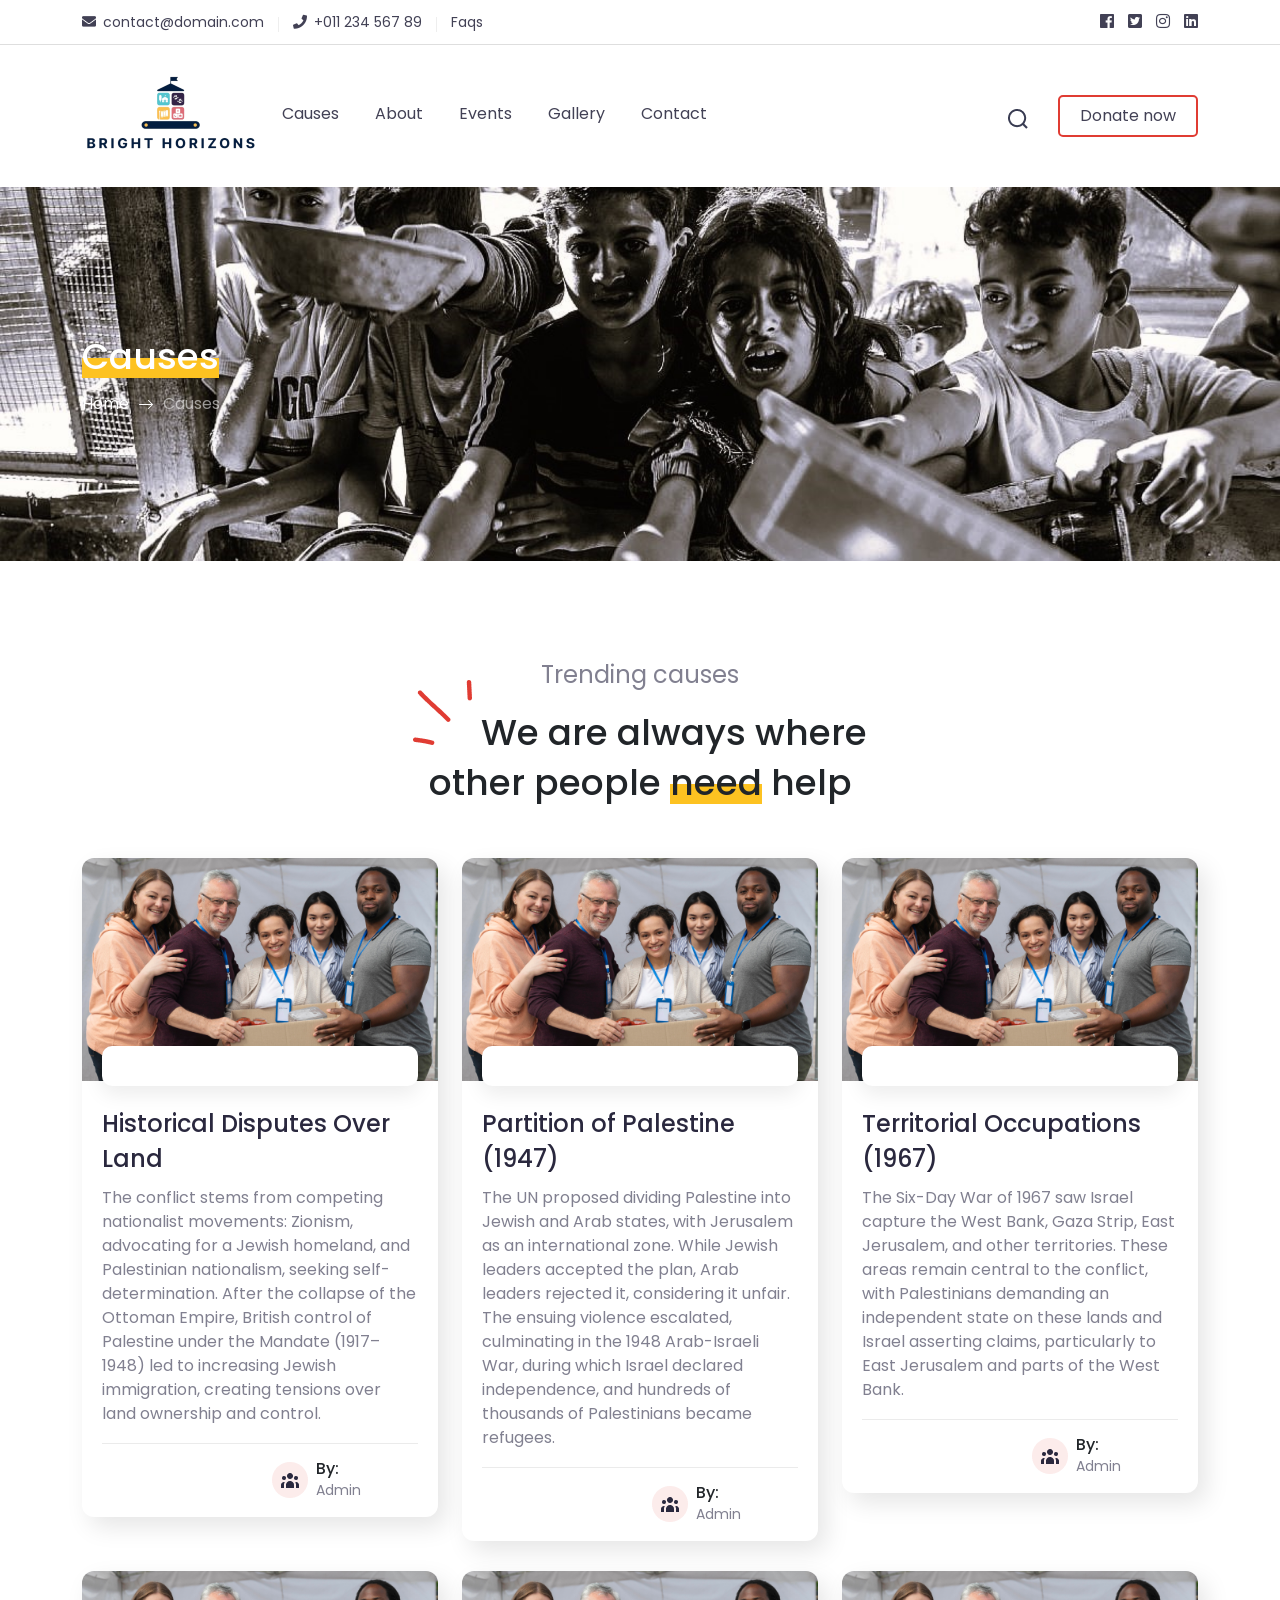
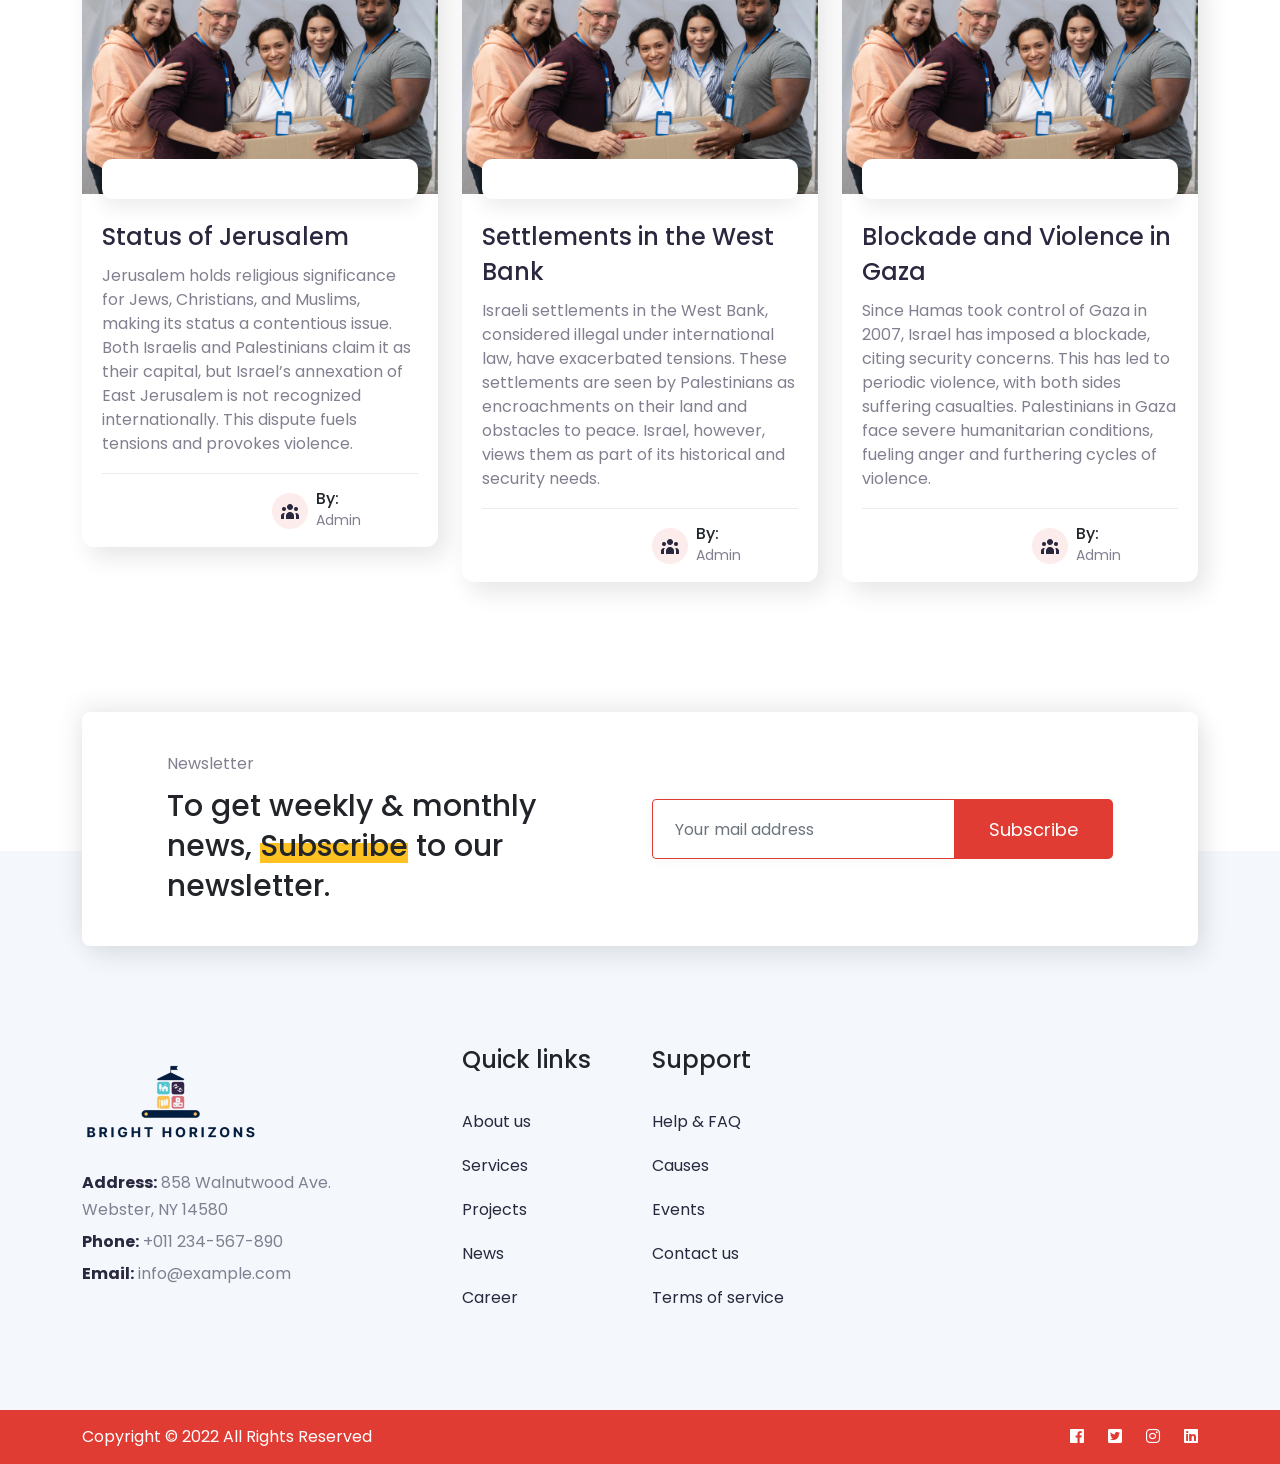
<file: causes.html>
<!DOCTYPE html>
<html lang="zxx">


<!-- Mirrored from andit.co/projects/html/jago-welfare/causes.html by HTTrack Website Copier/3.x [XR&CO'2014], Tue, 05 Nov 2024 15:39:34 GMT -->
<head>
    <meta charset="utf-8">
    <meta name="viewport" content="width=device-width, initial-scale=1, shrink-to-fit=no">
    <!-- Title -->
    <title>Causes - Jago Welfare </title>
    <!-- Bootstrap css -->
    <link rel="stylesheet" href="assets/css/bootstrap.min.css" />
    <!-- animate css -->
    <link rel="stylesheet" href="assets/css/animate.min.css" />
    <!-- Fontawesome css -->
    <link rel="stylesheet" href="assets/css/fontawesome.all.min.css" />
    <!-- owl.carousel css -->
    <link rel="stylesheet" href="assets/css/owl.carousel.min.css" />
    <!-- owl.theme.default css -->
    <link rel="stylesheet" href="assets/css/owl.theme.default.min.css" />
    <!-- navber css -->
    <link rel="stylesheet" href="assets/css/navber.css" />
    <!-- meanmenu css -->
    <link rel="stylesheet" href="assets/css/meanmenu.css" />
    <!-- Style css -->
    <link rel="stylesheet" href="assets/css/style.css" />
    <!-- Responsive css -->
    <link rel="stylesheet" href="assets/css/responsive.css" />
    <!-- Favicon -->
    <link rel="icon" type="image/png" href="assets/img/favicon.png">
</head>

<body>
    <!-- Preloader Area -->
    <div class="preloader">
        <div class="d-table">
            <div class="d-table-cell">
                <div class="lds-spinner">
                    <div></div>
                    <div></div>
                    <div></div>
                    <div></div>
                    <div></div>
                    <div></div>
                    <div></div>
                    <div></div>
                    <div></div>
                    <div></div>
                    <div></div>
                    <div></div>
                </div>
            </div>
        </div>
    </div>

    <!-- Header Area -->
    <div class="main_header_arae" id="header-placeholder"></div>

    <!-- search -->
    <div class="search-overlay">
        <div class="d-table">
            <div class="d-table-cell">
                <div class="search-overlay-layer"></div>
                <div class="search-overlay-layer"></div>
                <div class="search-overlay-layer"></div>
                <div class="search-overlay-close">
                    <span class="search-overlay-close-line"></span>
                    <span class="search-overlay-close-line"></span>
                </div>
                <div class="search-overlay-form">
                    <form>
                        <input type="text" class="input-search" placeholder="Search here...">
                        <button type="button"><i class="fas fa-search"></i></button>
                    </form>
                </div>
            </div>
        </div>
    </div>

    <!-- Banner Area -->
    <section id="common_banner_area">
        <div class="container">
            <div class="row">
                <div class="col-lg-12">
                    <div class="commn_banner_page">
                        <h2><span class="color_big_heading">Causes</span></h2>
                        <ul class="breadcrumb_wrapper">
                            <li class="breadcrumb_item"><a href="index-2.html">Home</a></li>
                            <li class="breadcrumb_item"><img src="assets/img/icon/arrow.png" alt="img"></li>
                            <li class="breadcrumb_item active">Causes</li>
                        </ul>
                    </div>
                </div>
            </div>
        </div>
    </section>

    <!-- Trending causes Area -->
    <section id="trending_causes_main" class="section_padding">
        <div class="container">
            <div class="row">
                <div class="col-lg-6 offset-lg-3 col-md-12 col-sm-12 col-12">
                    <div class="section_heading">
                        <h3>Trending causes</h3>
                        <h2> We are always where other people <span class="color_big_heading">need</span> help</h2>
                    </div>
                </div>
            </div>
            <div class="row" id="counter">
                <div class="col-lg-4 col-md-12 col-sm-12 col-12">
                    <div class="case_boxed_wrapper">
                        <div class="case_boxed_img">
                            <a href="#"><img src="assets/img/causes/causes-1.png" alt="img"></a>
                        </div>
                        <div class="causes_boxed_text">
                            <div class="class-full causes_pro_bar progress_bar">
                                
                            </div>
                            <h3><a href="#">Historical Disputes Over Land</a></h3>
                            <p>The conflict stems from competing nationalist movements: Zionism, 
                                advocating for a Jewish homeland, and Palestinian nationalism, 
                                seeking self-determination. After the collapse of the Ottoman 
                                Empire, British control of Palestine under the Mandate (1917–1948) 
                                led to increasing Jewish immigration, creating tensions over land 
                                ownership and control.</p>
                            <div class="causes_boxed_bottom_wrapper">
                                <div class="row">
                                    <div class="col-lg-6 col-md-6 col-sm-6 col-6">
                                        
                                    </div>
                                    <div class="col-lg-6 col-md-6 col-sm-6 col-6">
                                        <div class="casuses_bottom_boxed casuses_left_padding">
                                            <div class="casuses_bottom_icon">
                                                <img src="assets/img/icon/user.png" alt="icon">
                                            </div>
                                            <div class="casuses_bottom_content">
                                                <h5>By:</h5>
                                                <p>Admin</p>
                                            </div>
                                        </div>
                                    </div>
                                </div>
                            </div>
                        </div>
                    </div>
                </div>
                <div class="col-lg-4 col-md-12 col-sm-12 col-12">
                    <div class="case_boxed_wrapper">
                        <div class="case_boxed_img">
                            <a href="#"><img src="assets/img/causes/causes-1.png" alt="img"></a>
                        </div>
                        <div class="causes_boxed_text">
                            <div class="class-full causes_pro_bar progress_bar">
                                
                            </div>
                            <h3><a href="#">Partition of Palestine (1947)</a></h3>
                            <p>The UN proposed dividing Palestine into Jewish and Arab states, 
                                with Jerusalem as an international zone. While Jewish leaders 
                                accepted the plan, Arab leaders rejected it, considering it unfair. 
                                The ensuing violence escalated, culminating in the 1948 Arab-Israeli 
                                War, during which Israel declared independence, and hundreds of thousands 
                                of Palestinians became refugees.</p>
                            <div class="causes_boxed_bottom_wrapper">
                                <div class="row">
                                    <div class="col-lg-6 col-md-6 col-sm-6 col-6">
                                        
                                    </div>
                                    <div class="col-lg-6 col-md-6 col-sm-6 col-6">
                                        <div class="casuses_bottom_boxed casuses_left_padding">
                                            <div class="casuses_bottom_icon">
                                                <img src="assets/img/icon/user.png" alt="icon">
                                            </div>
                                            <div class="casuses_bottom_content">
                                                <h5>By:</h5>
                                                <p>Admin</p>
                                            </div>
                                        </div>
                                    </div>
                                </div>
                            </div>
                        </div>
                    </div>
                </div>
                <div class="col-lg-4 col-md-12 col-sm-12 col-12">
                    <div class="case_boxed_wrapper">
                        <div class="case_boxed_img">
                            <a href="#"><img src="assets/img/causes/causes-1.png" alt="img"></a>
                        </div>
                        <div class="causes_boxed_text">
                            <div class="class-full causes_pro_bar progress_bar">
                                
                            </div>
                            <h3><a href="#">Territorial Occupations (1967)</a></h3>
                            <p>The Six-Day War of 1967 saw Israel capture the West Bank, 
                                Gaza Strip, East Jerusalem, and other territories. These 
                                areas remain central to the conflict, with Palestinians demanding 
                                an independent state on these lands and Israel asserting claims, 
                                particularly to East Jerusalem and parts of the West Bank.</p>
                            <div class="causes_boxed_bottom_wrapper">
                                <div class="row">
                                    <div class="col-lg-6 col-md-6 col-sm-6 col-6">
                                        
                                    </div>
                                    <div class="col-lg-6 col-md-6 col-sm-6 col-6">
                                        <div class="casuses_bottom_boxed casuses_left_padding">
                                            <div class="casuses_bottom_icon">
                                                <img src="assets/img/icon/user.png" alt="icon">
                                            </div>
                                            <div class="casuses_bottom_content">
                                                <h5>By:</h5>
                                                <p>Admin</p>
                                            </div>
                                        </div>
                                    </div>
                                </div>
                            </div>
                        </div>
                    </div>
                </div>
                <div class="col-lg-4 col-md-12 col-sm-12 col-12">
                    <div class="case_boxed_wrapper">
                        <div class="case_boxed_img">
                            <a href="#"><img src="assets/img/causes/causes-1.png" alt="img"></a>
                        </div>
                        <div class="causes_boxed_text">
                            <div class="class-full causes_pro_bar progress_bar">
                                
                            </div>
                            <h3><a href="#">Status of Jerusalem</a></h3>
                            <p>Jerusalem holds religious significance for Jews, Christians, 
                                and Muslims, making its status a contentious issue. Both 
                                Israelis and Palestinians claim it as their capital, but 
                                Israel’s annexation of East Jerusalem is not recognized 
                                internationally. This dispute fuels tensions and provokes 
                                violence.</p>
                            <div class="causes_boxed_bottom_wrapper">
                                <div class="row">
                                    <div class="col-lg-6 col-md-6 col-sm-6 col-6">
                                        
                                    </div>
                                    <div class="col-lg-6 col-md-6 col-sm-6 col-6">
                                        <div class="casuses_bottom_boxed casuses_left_padding">
                                            <div class="casuses_bottom_icon">
                                                <img src="assets/img/icon/user.png" alt="icon">
                                            </div>
                                            <div class="casuses_bottom_content">
                                                <h5>By:</h5>
                                                <p>Admin</p>
                                            </div>
                                        </div>
                                    </div>
                                </div>
                            </div>
                        </div>
                    </div>
                </div>
                <div class="col-lg-4 col-md-12 col-sm-12 col-12">
                    <div class="case_boxed_wrapper">
                        <div class="case_boxed_img">
                            <a href="#"><img src="assets/img/causes/causes-1.png" alt="img"></a>
                        </div>
                        <div class="causes_boxed_text">
                            <div class="class-full causes_pro_bar progress_bar">
                                
                            </div>
                            <h3><a href="#">Settlements in the West Bank</a></h3>
                            <p>Israeli settlements in the West Bank, considered illegal under 
                                international law, have exacerbated tensions. These settlements 
                                are seen by Palestinians as encroachments on their land and obstacles 
                                to peace. Israel, however, views them as part of its historical and 
                                security needs.</p>
                            <div class="causes_boxed_bottom_wrapper">
                                <div class="row">
                                    <div class="col-lg-6 col-md-6 col-sm-6 col-6">
                                        
                                    </div>
                                    <div class="col-lg-6 col-md-6 col-sm-6 col-6">
                                        <div class="casuses_bottom_boxed casuses_left_padding">
                                            <div class="casuses_bottom_icon">
                                                <img src="assets/img/icon/user.png" alt="icon">
                                            </div>
                                            <div class="casuses_bottom_content">
                                                <h5>By:</h5>
                                                <p>Admin</p>
                                            </div>
                                        </div>
                                    </div>
                                </div>
                            </div>
                        </div>
                    </div>
                </div>
                <div class="col-lg-4 col-md-12 col-sm-12 col-12">
                    <div class="case_boxed_wrapper">
                        <div class="case_boxed_img">
                            <a href="#"><img src="assets/img/causes/causes-1.png" alt="img"></a>
                        </div>
                        <div class="causes_boxed_text">
                            <div class="class-full causes_pro_bar progress_bar">
                                
                            </div>
                            <h3><a href="#">Blockade and Violence in Gaza</a></h3>
                            <p>Since Hamas took control of Gaza in 2007, Israel has imposed 
                                a blockade, citing security concerns. This has led to 
                                periodic violence, with both sides suffering casualties. 
                                Palestinians in Gaza face severe humanitarian conditions, 
                                fueling anger and furthering cycles of violence.</p>
                            <div class="causes_boxed_bottom_wrapper">
                                <div class="row">
                                    <div class="col-lg-6 col-md-6 col-sm-6 col-6">
                                        
                                    </div>
                                    <div class="col-lg-6 col-md-6 col-sm-6 col-6">
                                        <div class="casuses_bottom_boxed casuses_left_padding">
                                            <div class="casuses_bottom_icon">
                                                <img src="assets/img/icon/user.png" alt="icon">
                                            </div>
                                            <div class="casuses_bottom_content">
                                                <h5>By:</h5>
                                                <p>Admin</p>
                                            </div>
                                        </div>
                                    </div>
                                </div>
                            </div>
                        </div>
                    </div>
                </div>
                
            </div>
        </div>
    </section>

    <!-- Subscribe Area -->
    <div id="footer-placeholder"></div>
    <script src="assets/js/loader.js"></script>
    <script src="assets/js/jquery.min.js"></script>
    <!-- Bootstrap js -->
    <script src="assets/js/bootstrap.bundle.js"></script>
    <!-- Meanu js -->
    <script src="assets/js/jquery.meanmenu.js"></script>
    <!-- owl carousel js -->
    <script src="assets/js/owl.carousel.min.js"></script>
    <!-- wow.js -->
    <script src="assets/js/wow.min.js"></script>
    <!-- waypoints.js -->
    <script src="assets/js/waypoints.min.js"></script>
    <!-- counterup.js -->
    <script src="assets/js/jquery.counterup.min.js"></script>
    <!-- Custom js -->
    <script src="assets/js/custom.js"></script>
    <script src="assets/js/custom-progress-bar.js"></script>
    <script src="assets/js/custom-scroll-count.js"></script>

</body>


<!-- Mirrored from andit.co/projects/html/jago-welfare/causes.html by HTTrack Website Copier/3.x [XR&CO'2014], Tue, 05 Nov 2024 15:39:35 GMT -->
</html>
</file>
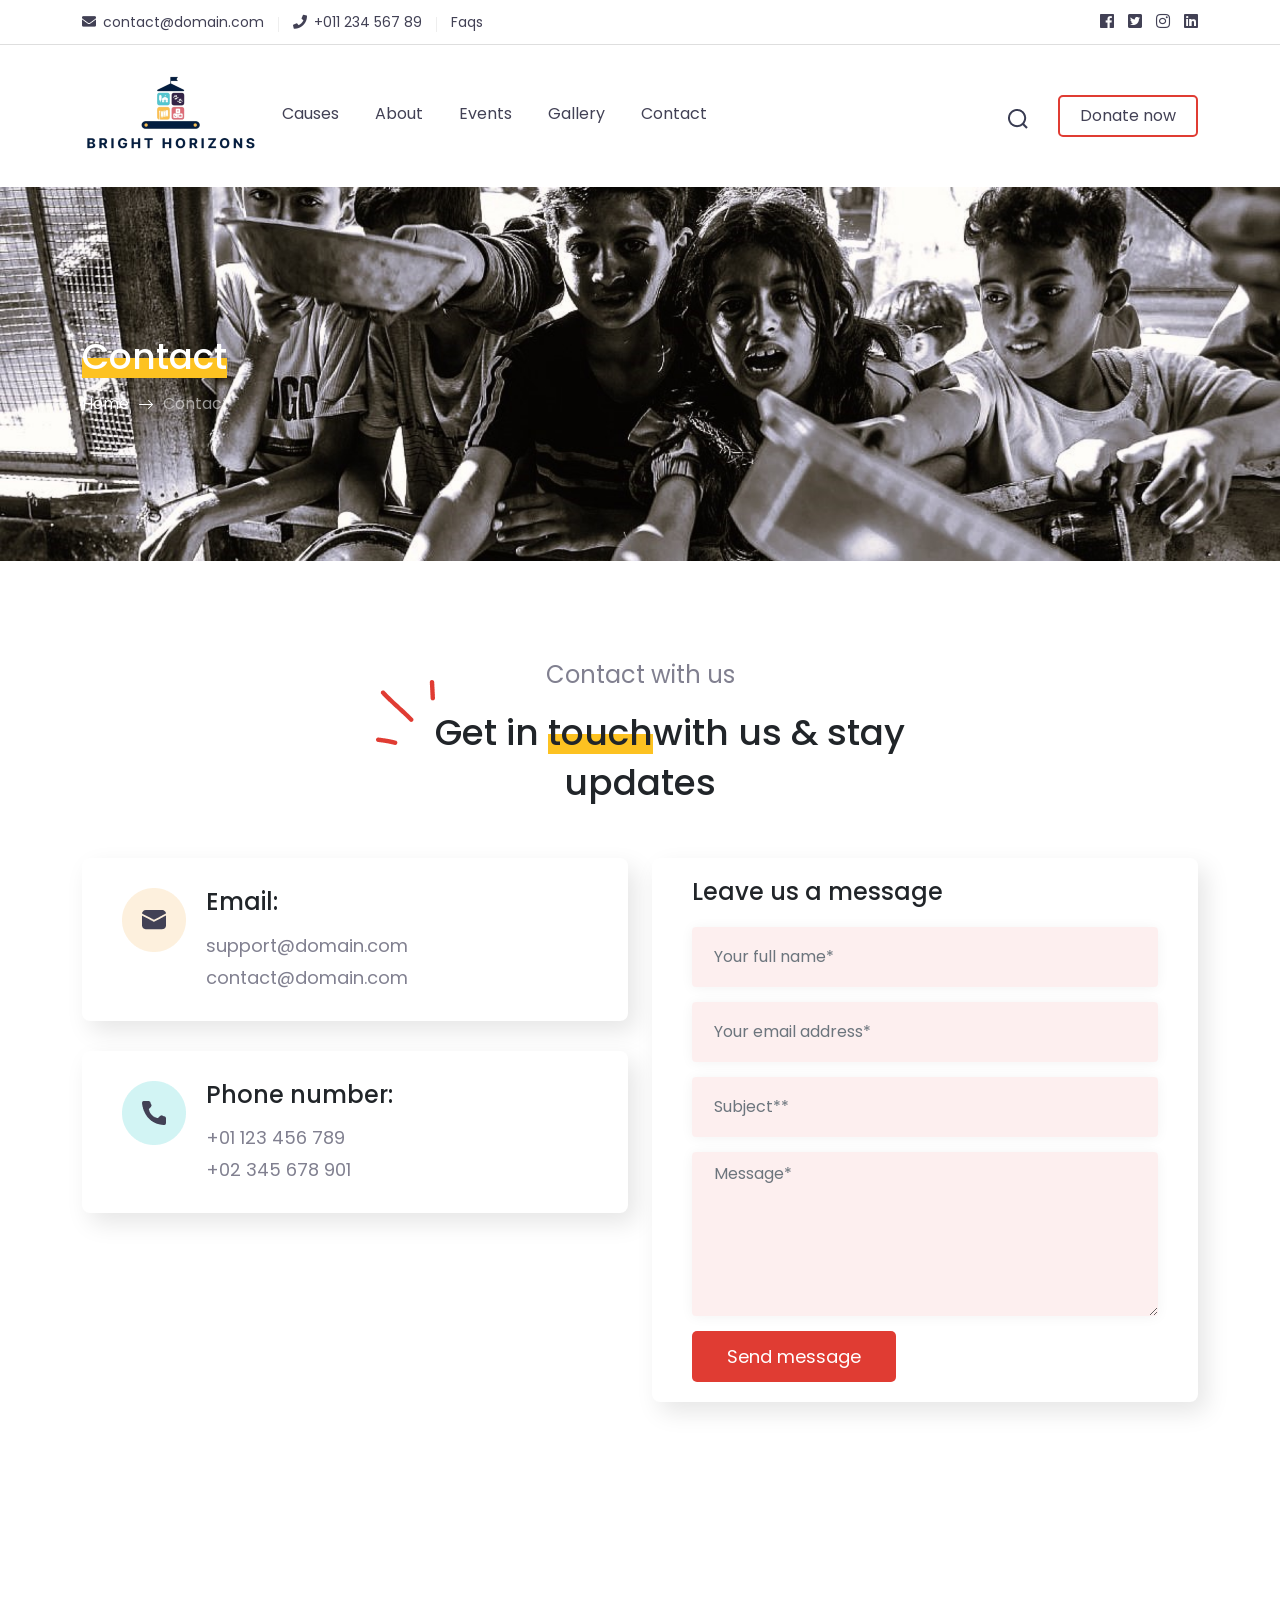
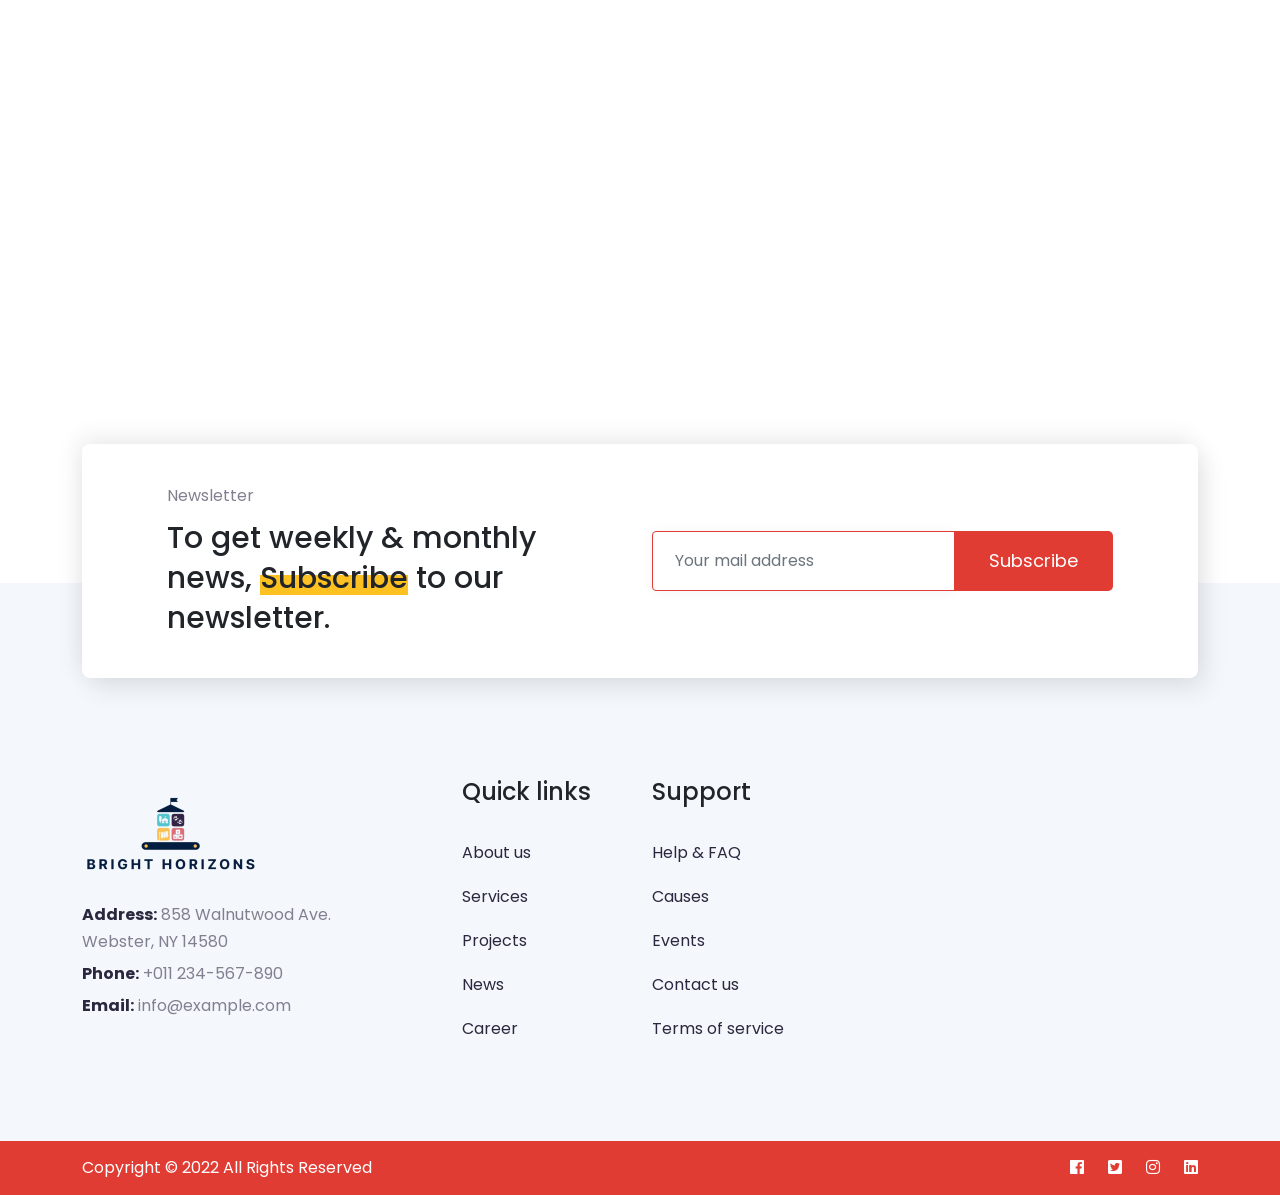
<file: contact.html>
<!DOCTYPE html>
<html lang="zxx">


<!-- Mirrored from andit.co/projects/html/jago-welfare/contact.html by HTTrack Website Copier/3.x [XR&CO'2014], Tue, 05 Nov 2024 15:40:09 GMT -->
<head>
    <meta charset="utf-8">
    <meta name="viewport" content="width=device-width, initial-scale=1, shrink-to-fit=no">
    <!-- Title -->
    <title>Contact - Jago Welfare </title>
    <!-- Bootstrap css -->
    <link rel="stylesheet" href="assets/css/bootstrap.min.css" />
    <!-- animate css -->
    <link rel="stylesheet" href="assets/css/animate.min.css" />
    <!-- Fontawesome css -->
    <link rel="stylesheet" href="assets/css/fontawesome.all.min.css" />
    <!-- owl.carousel css -->
    <link rel="stylesheet" href="assets/css/owl.carousel.min.css" />
    <!-- owl.theme.default css -->
    <link rel="stylesheet" href="assets/css/owl.theme.default.min.css" />
    <!-- navber css -->
    <link rel="stylesheet" href="assets/css/navber.css" />
    <!-- meanmenu css -->
    <link rel="stylesheet" href="assets/css/meanmenu.css" />
    <!-- Style css -->
    <link rel="stylesheet" href="assets/css/style.css" />
    <!-- Responsive css -->
    <link rel="stylesheet" href="assets/css/responsive.css" />
    <!-- Favicon -->
    <link rel="icon" type="image/png" href="assets/img/favicon.png">
</head>

<body>
    <!-- Preloader Area -->
    <div class="preloader">
        <div class="d-table">
            <div class="d-table-cell">
                <div class="lds-spinner">
                    <div></div>
                    <div></div>
                    <div></div>
                    <div></div>
                    <div></div>
                    <div></div>
                    <div></div>
                    <div></div>
                    <div></div>
                    <div></div>
                    <div></div>
                    <div></div>
                </div>
            </div>
        </div>
    </div>

    <!-- Header Area -->
    <div class="main_header_arae" id="header-placeholder"></div>

    <!-- search -->
    <div class="search-overlay">
        <div class="d-table">
            <div class="d-table-cell">
                <div class="search-overlay-layer"></div>
                <div class="search-overlay-layer"></div>
                <div class="search-overlay-layer"></div>
                <div class="search-overlay-close">
                    <span class="search-overlay-close-line"></span>
                    <span class="search-overlay-close-line"></span>
                </div>
                <div class="search-overlay-form">
                    <form>
                        <input type="text" class="input-search" placeholder="Search here...">
                        <button type="button"><i class="fas fa-search"></i></button>
                    </form>
                </div>
            </div>
        </div>
    </div>

    <!-- Banner Area -->
    <section id="common_banner_area">
        <div class="container">
            <div class="row">
                <div class="col-lg-12">
                    <div class="commn_banner_page">
                        <h2><span class="color_big_heading">Contact</span></h2>
                        <ul class="breadcrumb_wrapper">
                            <li class="breadcrumb_item"><a href="index-2.html">Home</a></li>
                            <li class="breadcrumb_item"><img src="assets/img/icon/arrow.png" alt="img"></li>
                            <li class="breadcrumb_item active">Contact</li>
                        </ul>
                    </div>
                </div>
            </div>
        </div>
    </section>

    <!-- Contact Area -->
    <section id="contact_arae_main" class="section_padding">
        <div class="container">
            <div class="row">
                <div class="col-lg-6 offset-lg-3 col-md-12 col-sm-12 col-12">
                    <div class="section_heading">
                        <h3>Contact with us</h3>
                        <h2>Get in
                            <span class="color_big_heading">touch</span>with us &
                            stay updates
                        </h2>
                    </div>
                </div>
            </div>
            <div class="row">
                <div class="col-lg-6">
                    <div class="contact_area_left">
                        <!-- <div class="contact_left_item">
                            <div class="contact_left_icon">
                                <img src="assets/img/icon/map_color.png" alt="icon">
                            </div>
                            <div class="contact_left_text">
                                <h3>Address:</h3>
                                <p>107, Broklyn Golden Road Street. New York, <br /> United States of America</p>
                            </div>
                        </div> -->
                        <div class="contact_left_item">
                            <div class="contact_left_icon">
                                <img src="assets/img/icon/email-color.png" alt="icon">
                            </div>
                            <div class="contact_left_text">
                                <h3>Email:</h3>
                                <a href="mailto:support@domain.com">support@domain.com</a>
                                <a href="mailto:support@domain.com">contact@domain.com</a>
                            </div>
                        </div>
                        <div class="contact_left_item">
                            <div class="contact_left_icon">
                                <img src="assets/img/icon/phon-color.png" alt="icon">
                            </div>
                            <div class="contact_left_text">
                                <h3>Phone number:</h3>
                                <a href="tel:+01-123-456-789">+01 123 456 789</a>
                                <a href="tel:+01-123-456-789">+02 345 678 901</a>
                            </div>
                        </div>
                    </div>
                </div>
                <div class="col-lg-6">
                    <div class="contact_form_Wrapper">
                        <h3>Leave us a message</h3>
                        <form action="#!" id="contact_form">
                            <div class="form-group">
                                <input type="text" class="form-control" placeholder="Your full name*" required />
                            </div>
                            <div class="form-group">
                                <input type="email" class="form-control" placeholder="Your email address*" required />
                            </div>
                            <div class="form-group">
                                <input type="text" class="form-control" placeholder="Subject**" required />
                            </div>
                            <div class="form-group">
                                <textarea class="form-control" rows="6" placeholder="Message*" required></textarea>
                            </div>
                            <div class="contact_submit_form">
                                <button class="btn btn_theme btn_md">Send message</button>
                            </div>
                        </form>
                    </div>
                </div>
            </div>
        </div>
    </section>

    <!-- Contact Map Area -->
    <section id="contact_full_map" class="section_padding_bottom">
        <!-- <div class="contact_content_boxed">
            <div class="container">
                <div class="row">
                    <div class="col-lg-4 col-md-6 col-sm-12 col-12">
                        <div class="about_top_boxed bg_one">
                            <div class="about_top_boxed_icon">
                                <img src="assets/img/icon/msg.png" alt="img">
                            </div>
                            <div class="about_top_boxed_text">
                                <p>Chat with live</p>
                                <h3>Chat with our <br /> live experts</h3>
                                <a href="contact.html">Chat now</a>
                            </div>
                            <div class="about_top_boxed_vector">
                                <img src="assets/img/icon/round.png" alt="img">
                            </div>
                        </div>
                    </div>
                    <div class="col-lg-4 col-md-6 col-sm-12 col-12">
                        <div class="about_top_boxed bg_two">
                            <div class="about_top_boxed_icon">
                                <img src="assets/img/icon/hand-round.png" alt="img">
                            </div>
                            <div class="about_top_boxed_text">
                                <p>Become a partner</p>
                                <h3>Enhance your helping hand for peoples</h3>
                                <a href="make-donation.html">Join now</a>
                            </div>
                            <div class="about_top_boxed_vector">
                                <img src="assets/img/icon/round.png" alt="img">
                            </div>
                        </div>
                    </div>
                    <div class="col-lg-4 col-md-6 col-sm-12 col-12">
                        <div class="about_top_boxed bg_three">
                            <div class="about_top_boxed_icon">
                                <img src="assets/img/icon/qa.png" alt="img">
                            </div>
                            <div class="about_top_boxed_text">
                                <p>Ask your questin</p>
                                <h3>Ask your any question and get updates</h3>
                                <a href="contact.html">Ask now</a>
                            </div>
                            <div class="about_top_boxed_vector">
                                <img src="assets/img/icon/round.png" alt="img">
                            </div>
                        </div>
                    </div>
                </div>
            </div>
        </div> -->
        <div class="container-fluid">
            <div class="row">
                <div class="col-lg-12">
                    <div class="contact_map_area">
                        <iframe src="https://www.google.com/maps/embed?pb=!1m18!1m12!1m3!1d3677.6962663570607!2d89.%20%20%20%20%20%20%20%20%20%20%20%20%20%20%20%20%20%20%20%20%20%20%20%20%20%20%20%2056355961427838!3d22.813715829827952!2m3!1f0!2f0!3f0!3m2!1i1024!2i768!4f13.1!3m3!1m2!1s%20%20%20%20%20%20%20%20%20%20%20%20%20%20%20%20%20%20%20%20%20%20%20%20%20%20%20%200x39ff901efac79b59%3A0x5be01a1bc0dc7eba!2sAnd+IT!5e0!3m2!1sen!2s%20%20%20%20%20%20%20%20%20%20%20%20%20%20%20%20%20%20%20%20%20%20%20%20%20%20%20%20bd!4v1557901943656!5m2!1sen!2sbd" height="550" style="border:0;width: 100%;"></iframe>
                    </div>
                </div>
            </div>
        </div>
    </section>

    <!-- Subscribe Area -->
    <div id="footer-placeholder"></div>
    <script src="assets/js/loader.js"></script>
    <script src="assets/js/jquery.min.js"></script>
    <!-- Bootstrap js -->
    <script src="assets/js/bootstrap.bundle.js"></script>
    <!-- Meanu js -->
    <script src="assets/js/jquery.meanmenu.js"></script>
    <!-- owl carousel js -->
    <script src="assets/js/owl.carousel.min.js"></script>
    <!-- wow.js -->
    <script src="assets/js/wow.min.js"></script>
    <!-- waypoints.js -->
    <script src="assets/js/waypoints.min.js"></script>
    <!-- counterup.js -->
    <script src="assets/js/jquery.counterup.min.js"></script>
    <!-- Custom js -->
    <script src="assets/js/custom.js"></script>
    
</body>


<!-- Mirrored from andit.co/projects/html/jago-welfare/contact.html by HTTrack Website Copier/3.x [XR&CO'2014], Tue, 05 Nov 2024 15:40:11 GMT -->
</html>
</file>
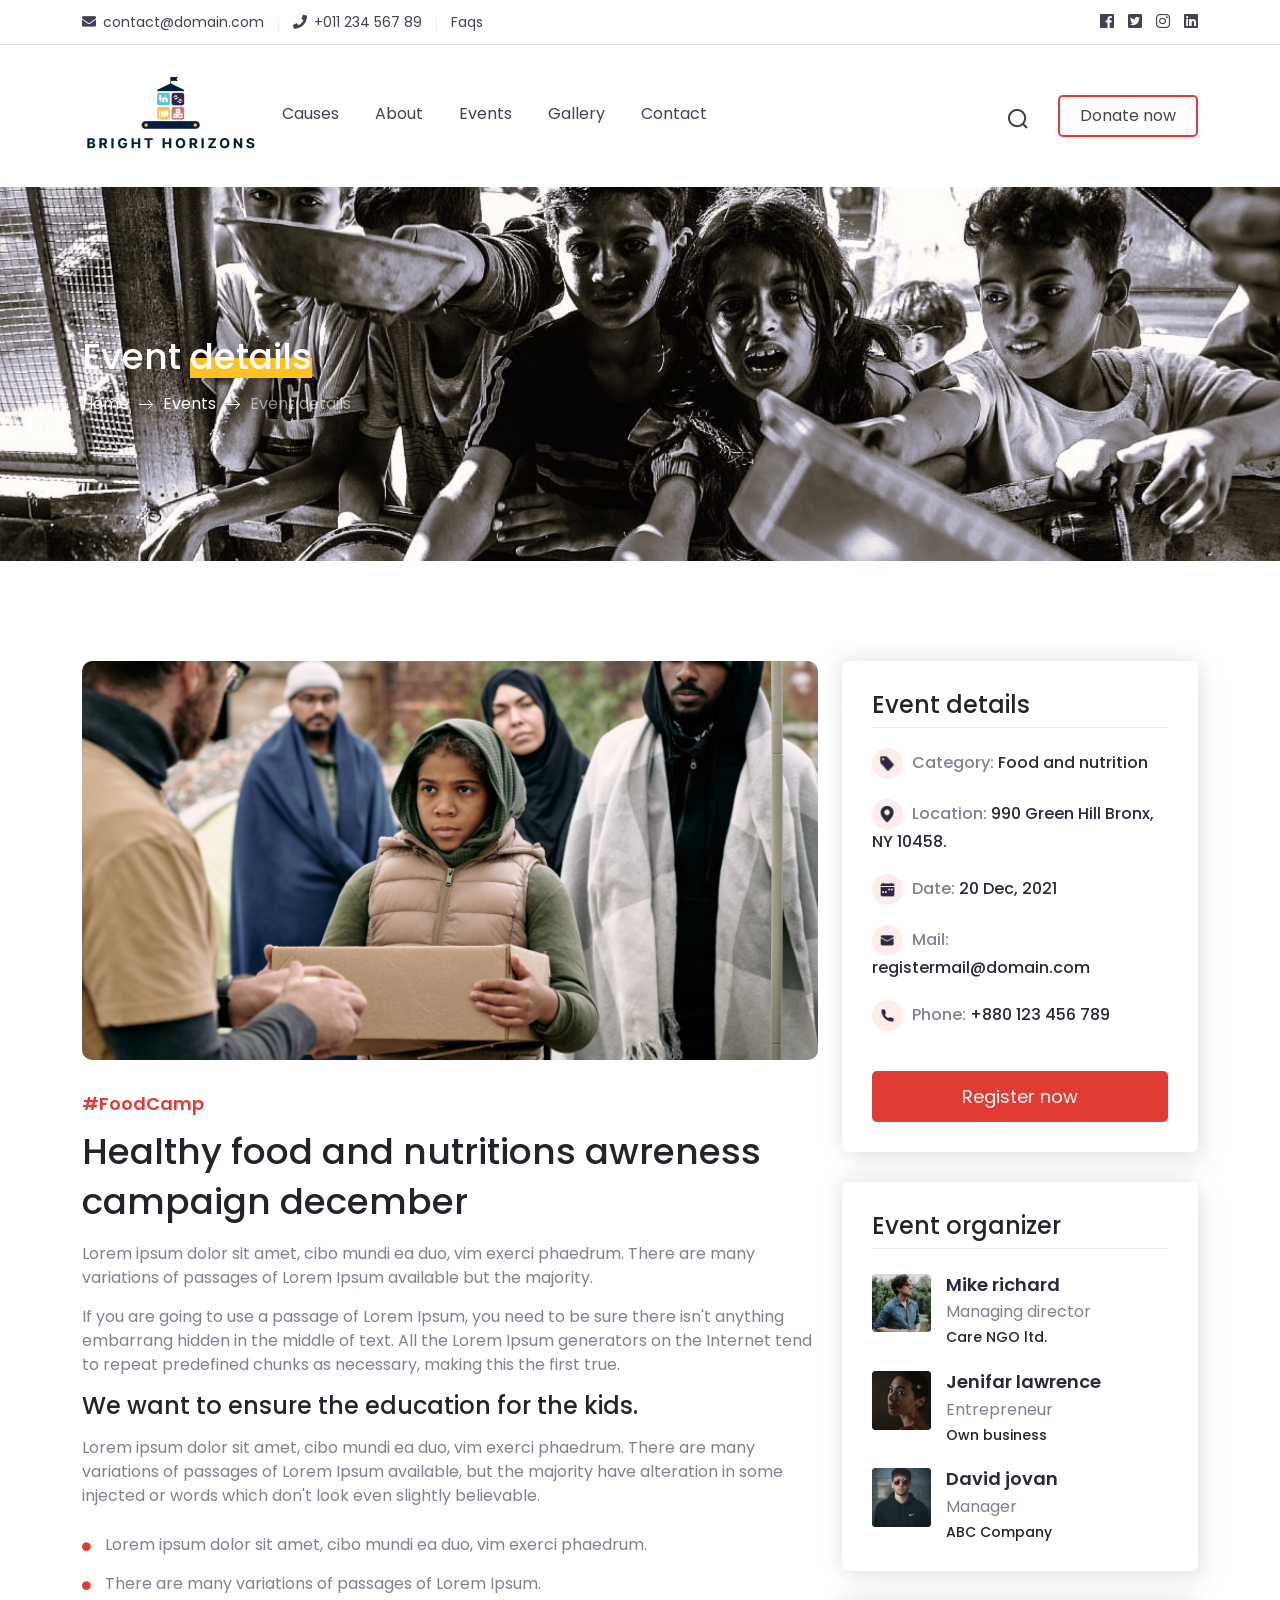
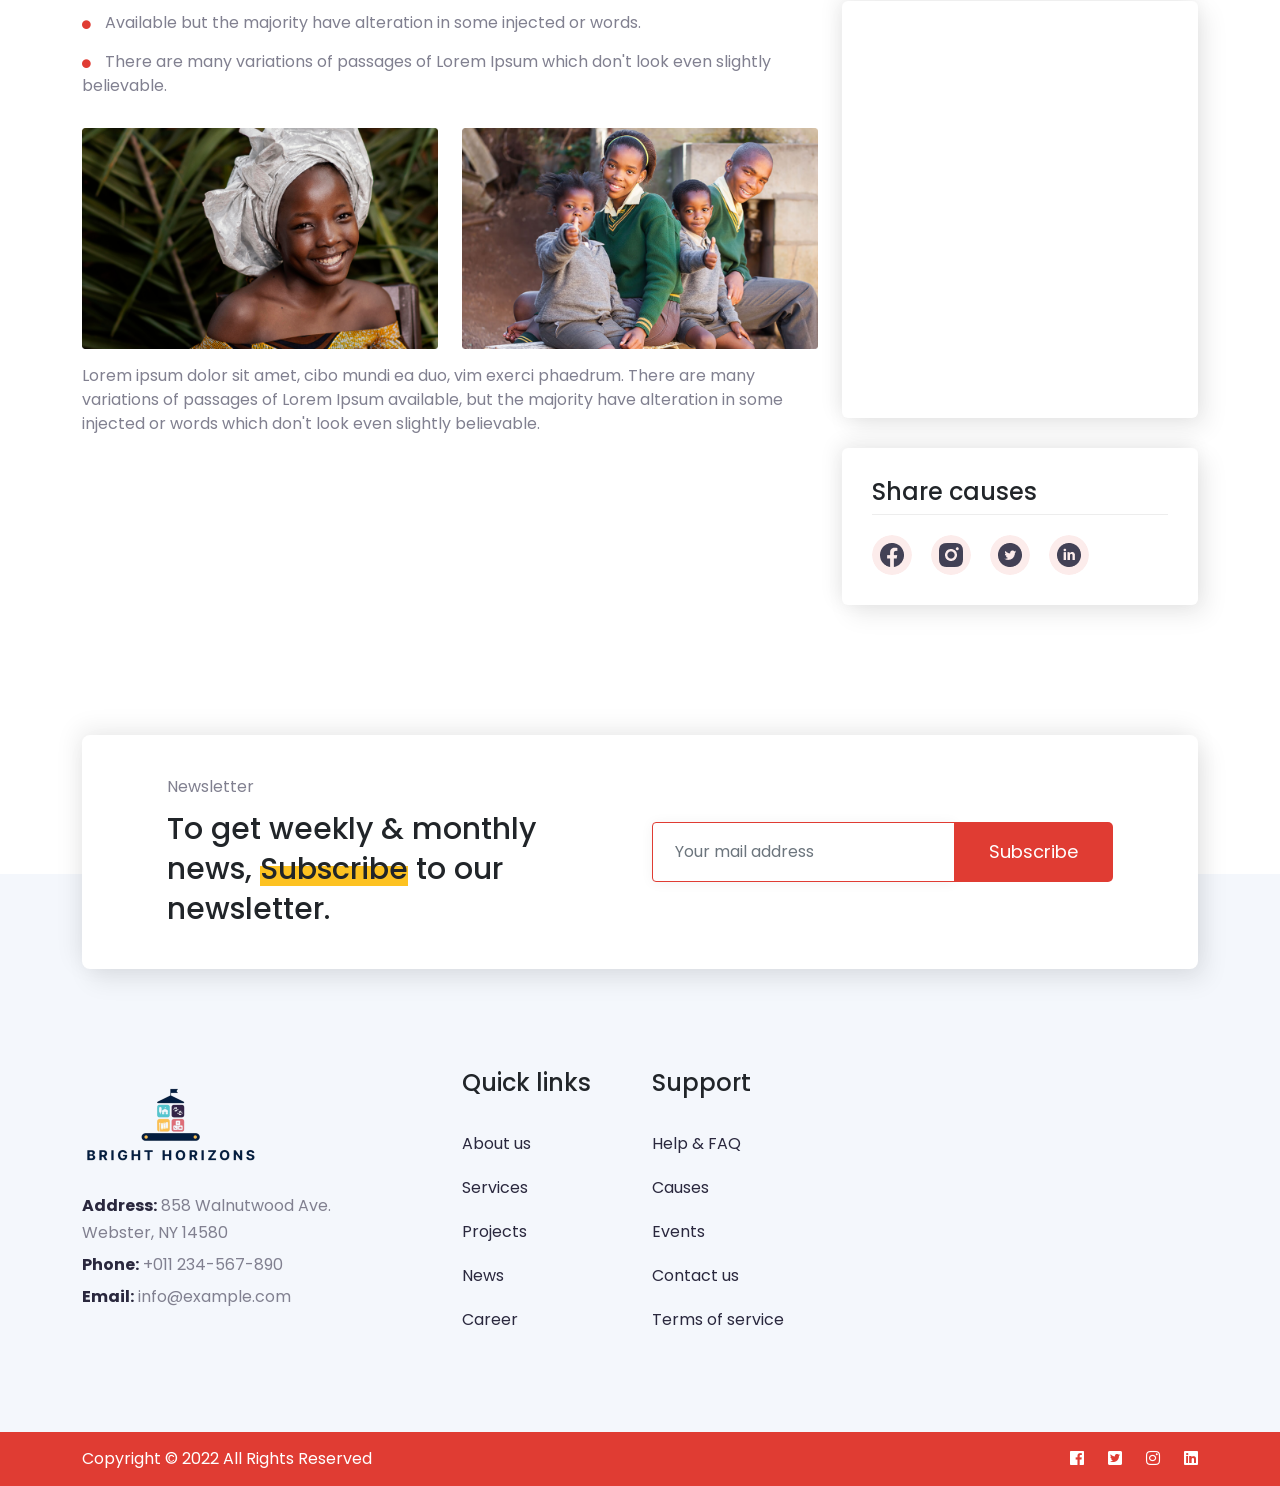
<file: event-details.html>
<!DOCTYPE html>
<html lang="zxx">


<!-- Mirrored from andit.co/projects/html/jago-welfare/event-details.html by HTTrack Website Copier/3.x [XR&CO'2014], Tue, 05 Nov 2024 15:39:49 GMT -->
<head>
    <meta charset="utf-8">
    <meta name="viewport" content="width=device-width, initial-scale=1, shrink-to-fit=no">
    <!-- Title -->
    <title>Events Details - Jago Welfare </title>
    <!-- Bootstrap css -->
    <link rel="stylesheet" href="assets/css/bootstrap.min.css" />
    <!-- animate css -->
    <link rel="stylesheet" href="assets/css/animate.min.css" />
    <!-- Fontawesome css -->
    <link rel="stylesheet" href="assets/css/fontawesome.all.min.css" />
    <!-- owl.carousel css -->
    <link rel="stylesheet" href="assets/css/owl.carousel.min.css" />
    <!-- owl.theme.default css -->
    <link rel="stylesheet" href="assets/css/owl.theme.default.min.css" />
    <!-- navber css -->
    <link rel="stylesheet" href="assets/css/navber.css" />
    <!-- meanmenu css -->
    <link rel="stylesheet" href="assets/css/meanmenu.css" />
    <!-- Style css -->
    <link rel="stylesheet" href="assets/css/style.css" />
    <!-- Responsive css -->
    <link rel="stylesheet" href="assets/css/responsive.css" />
    <!-- Favicon -->
    <link rel="icon" type="image/png" href="assets/img/favicon.png">
</head>

<body>
    <!-- Preloader Area -->
    <div class="preloader">
        <div class="d-table">
            <div class="d-table-cell">
                <div class="lds-spinner">
                    <div></div>
                    <div></div>
                    <div></div>
                    <div></div>
                    <div></div>
                    <div></div>
                    <div></div>
                    <div></div>
                    <div></div>
                    <div></div>
                    <div></div>
                    <div></div>
                </div>
            </div>
        </div>
    </div>

    <!-- Header Area -->
    <div class="main_header_arae" id="header-placeholder"></div>
    <!-- search -->
    <div class="search-overlay">
        <div class="d-table">
            <div class="d-table-cell">
                <div class="search-overlay-layer"></div>
                <div class="search-overlay-layer"></div>
                <div class="search-overlay-layer"></div>
                <div class="search-overlay-close">
                    <span class="search-overlay-close-line"></span>
                    <span class="search-overlay-close-line"></span>
                </div>
                <div class="search-overlay-form">
                    <form>
                        <input type="text" class="input-search" placeholder="Search here...">
                        <button type="button"><i class="fas fa-search"></i></button>
                    </form>
                </div>
            </div>
        </div>
    </div>

    <!-- Banner Area -->
    <section id="common_banner_area">
        <div class="container">
            <div class="row">
                <div class="col-lg-12">
                    <div class="commn_banner_page">
                        <h2>Event <span class="color_big_heading"> details</span></h2>
                        <ul class="breadcrumb_wrapper">
                            <li class="breadcrumb_item"><a href="index-2.html">Home</a></li>
                            <li class="breadcrumb_item"><img src="assets/img/icon/arrow.png" alt="img"></li>
                            <li class="breadcrumb_item"><a href="causes.html">Events</a></li>
                            <li class="breadcrumb_item"><img src="assets/img/icon/arrow.png" alt="img"></li>
                            <li class="breadcrumb_item active">Event details</li>
                        </ul>
                    </div>
                </div>
            </div>
        </div>
    </section>

    <!-- Event details Area -->
    <section id="trending_causes_main" class="section_padding">
        <div class="container">
            <div class="row" id="counter">
                <div class="col-lg-8">
                    <div class="details_wrapper_area">
                        <div class="details_big_img">
                            <img src="assets/img/event/event-big.png" alt="img">
                        </div>
                        <div class="details_text_wrapper">
                            <a href="events.html" class="tags_noted">#FoodCamp</a>
                            <h2>Healthy food and nutritions awreness campaign december</h2>
                            <p>
                                Lorem ipsum dolor sit amet, cibo mundi ea duo, vim exerci phaedrum. There are many
                                variations of passages of Lorem Ipsum available but the majority.
                            </p>
                            <p>
                                If you are going to use a passage of Lorem Ipsum, you need to be sure there isn't
                                anything embarrang hidden in the middle of text. All the Lorem Ipsum generators on the
                                Internet tend to repeat predefined chunks as necessary, making this the first true.
                            </p>
                            <h3>We want to ensure the education for the kids.</h3>
                            <p>
                                Lorem ipsum dolor sit amet, cibo mundi ea duo, vim exerci phaedrum. There are many
                                variations of passages of Lorem Ipsum available, but the majority have alteration in
                                some injected or words which don't look even slightly believable.
                            </p>
                            <ul>
                                <li><i class="fas fa-circle"></i> Lorem ipsum dolor sit amet, cibo mundi ea duo, vim
                                    exerci phaedrum.</li>
                                <li><i class="fas fa-circle"></i> There are many variations of passages of Lorem Ipsum.
                                </li>
                                <li><i class="fas fa-circle"></i> Available but the majority have alteration in some
                                    injected or words.</li>
                                <li><i class="fas fa-circle"></i> There are many variations of passages of Lorem Ipsum
                                    which don't look even slightly
                                    believable.</li>
                            </ul>
                            <div class="row">
                                <div class="col-lg-6 col-md-6 col-sm-6 col-12">
                                    <div class="details_small_img">
                                        <img src="assets/img/causes/details-small-1.png" alt="img">
                                    </div>
                                </div>
                                <div class="col-lg-6 col-md-6 col-sm-6 col-12">
                                    <div class="details_small_img">
                                        <img src="assets/img/causes/details-small-2.png" alt="img">
                                    </div>
                                </div>
                            </div>
                            <p>
                                Lorem ipsum dolor sit amet, cibo mundi ea duo, vim exerci phaedrum. There are many
                                variations of passages of Lorem Ipsum available, but the majority have alteration in
                                some injected or words which don't look even slightly believable.
                            </p>
                        </div>
                    </div>
                </div>
                <div class="col-lg-4">
                    <div class="sidebar_first">
                        <!-- Project Organizer -->
                        <div class="sidebar_boxed">
                            <div class="sidebar_heading_main">
                                <h3>Event details</h3>
                            </div>
                            <div class="event_details_list">
                                <ul>
                                    <li><img src="assets/img/icon/tag.png" alt="icon"> Category: <span>Food and
                                            nutrition</span>
                                    </li>
                                    <li><img src="assets/img/icon/map.png" alt="icon"> Location: <span>990 Green Hill
                                            Bronx, NY 10458.</span></li>
                                    <li><img src="assets/img/icon/cal.png" alt="icon"> Date: <span>20 Dec, 2021</span>
                                    </li>
                                    <li><img src="assets/img/icon/email.png" alt="icon"> Mail:
                                        <span>registermail@domain.com</span>
                                    </li>
                                    <li><img src="assets/img/icon/phone.png" alt="icon"> Phone: <span>+880 123 456
                                            789</span>
                                    </li>
                                </ul>
                                <div class="register_now_details">
                                    <a href="#!" class="btn btn_theme btn_md w-100">Register now</a>
                                </div>
                            </div>
                        </div>
                        <!-- Recent Donet -->
                        <div class="project_recentdonet_wrapper sidebar_boxed">
                            <div class="sidebar_heading_main">
                                <h3>Event organizer</h3>
                            </div>
                            <div class="recent_donet_item">
                                <div class="recent_donet_img">
                                    <a href="#"><img src="assets/img/sidebar/rec-donet-1.png"
                                            alt="img"></a>
                                </div>
                                <div class="recent_donet_text">
                                    <div class="sidebar_inner_heading">
                                        <h4><a href="#">Mike richard</a></h4>
                                    </div>
                                    <p>Managing director</p>
                                    <h6>Care NGO ltd.</h6>
                                </div>
                            </div>
                            <div class="recent_donet_item">
                                <div class="recent_donet_img">
                                    <a href="#"><img src="assets/img/sidebar/rec-donet-2.png"
                                            alt="img"></a>
                                </div>
                                <div class="recent_donet_text">
                                    <div class="sidebar_inner_heading">
                                        <h4><a href="#">Jenifar lawrence</a></h4>
                                    </div>
                                    <p>Entrepreneur</p>
                                    <h6>Own business</h6>
                                </div>
                            </div>
                            <div class="recent_donet_item">
                                <div class="recent_donet_img">
                                    <a href="#"><img src="assets/img/sidebar/rec-donet-3.png"
                                            alt="img"></a>
                                </div>
                                <div class="recent_donet_text">
                                    <div class="sidebar_inner_heading">
                                        <h4><a href="#">David jovan</a></h4>
                                    </div>
                                    <p>Manager</p>
                                    <h6>ABC Company</h6>
                                </div>
                            </div>
                        </div>
                        <!-- Map Causes -->
                        <div class="share_causes_wrapper sidebar_boxed">
                            <iframe
                                src="https://www.google.com/maps/embed?pb=!1m18!1m12!1m3!1d3677.6962663570607!2d89.56355961427838!3d22.813715829827952!2m3!1f0!2f0!3f0!3m2!1i1024!2i768!4f13.1!3m3!1m2!1s0x39ff901efac79b59%3A0x5be01a1bc0dc7eba!2sAnd+IT!5e0!3m2!1sen!2sbd!4v1557901943656!5m2!1sen!2sbd"
                                height="350" style="border:0;width: 100%;"></iframe>
                        </div>
                        <!-- share Causes -->
                        <div class="share_causes_wrapper sidebar_boxed">
                            <div class="sidebar_heading_main">
                                <h3>Share causes</h3>
                            </div>
                            <div class="social_icon_sidebar">
                                <ul>
                                    <li><a href="#!"><img src="assets/img/icon/facebook.png" alt="icon"></a></li>
                                    <li><a href="#!"><img src="assets/img/icon/instagram.png" alt="icon"></a></li>
                                    <li><a href="#!"><img src="assets/img/icon/twitter.png" alt="icon"></a></li>
                                    <li><a href="#!"><img src="assets/img/icon/linkedin.png" alt="icon"></a></li>
                                </ul>
                            </div>
                        </div>
                    </div>
                </div>
            </div>
        </div>
    </section>

    <!-- Subscribe Area -->
    <div id="footer-placeholder"></div>
    <script src="assets/js/loader.js"></script>
    <script src="assets/js/jquery.min.js"></script>
    <!-- Bootstrap js -->
    <script src="assets/js/bootstrap.bundle.js"></script>
    <!-- Meanu js -->
    <script src="assets/js/jquery.meanmenu.js"></script>
    <!-- owl carousel js -->
    <script src="assets/js/owl.carousel.min.js"></script>
    <!-- wow.js -->
    <script src="assets/js/wow.min.js"></script>
    <!-- waypoints.js -->
    <script src="assets/js/waypoints.min.js"></script>
    <!-- counterup.js -->
    <script src="assets/js/jquery.counterup.min.js"></script>
    <!-- Custom js -->
    <script src="assets/js/custom.js"></script>

</body>


<!-- Mirrored from andit.co/projects/html/jago-welfare/event-details.html by HTTrack Website Copier/3.x [XR&CO'2014], Tue, 05 Nov 2024 15:39:50 GMT -->
</html>
</file>
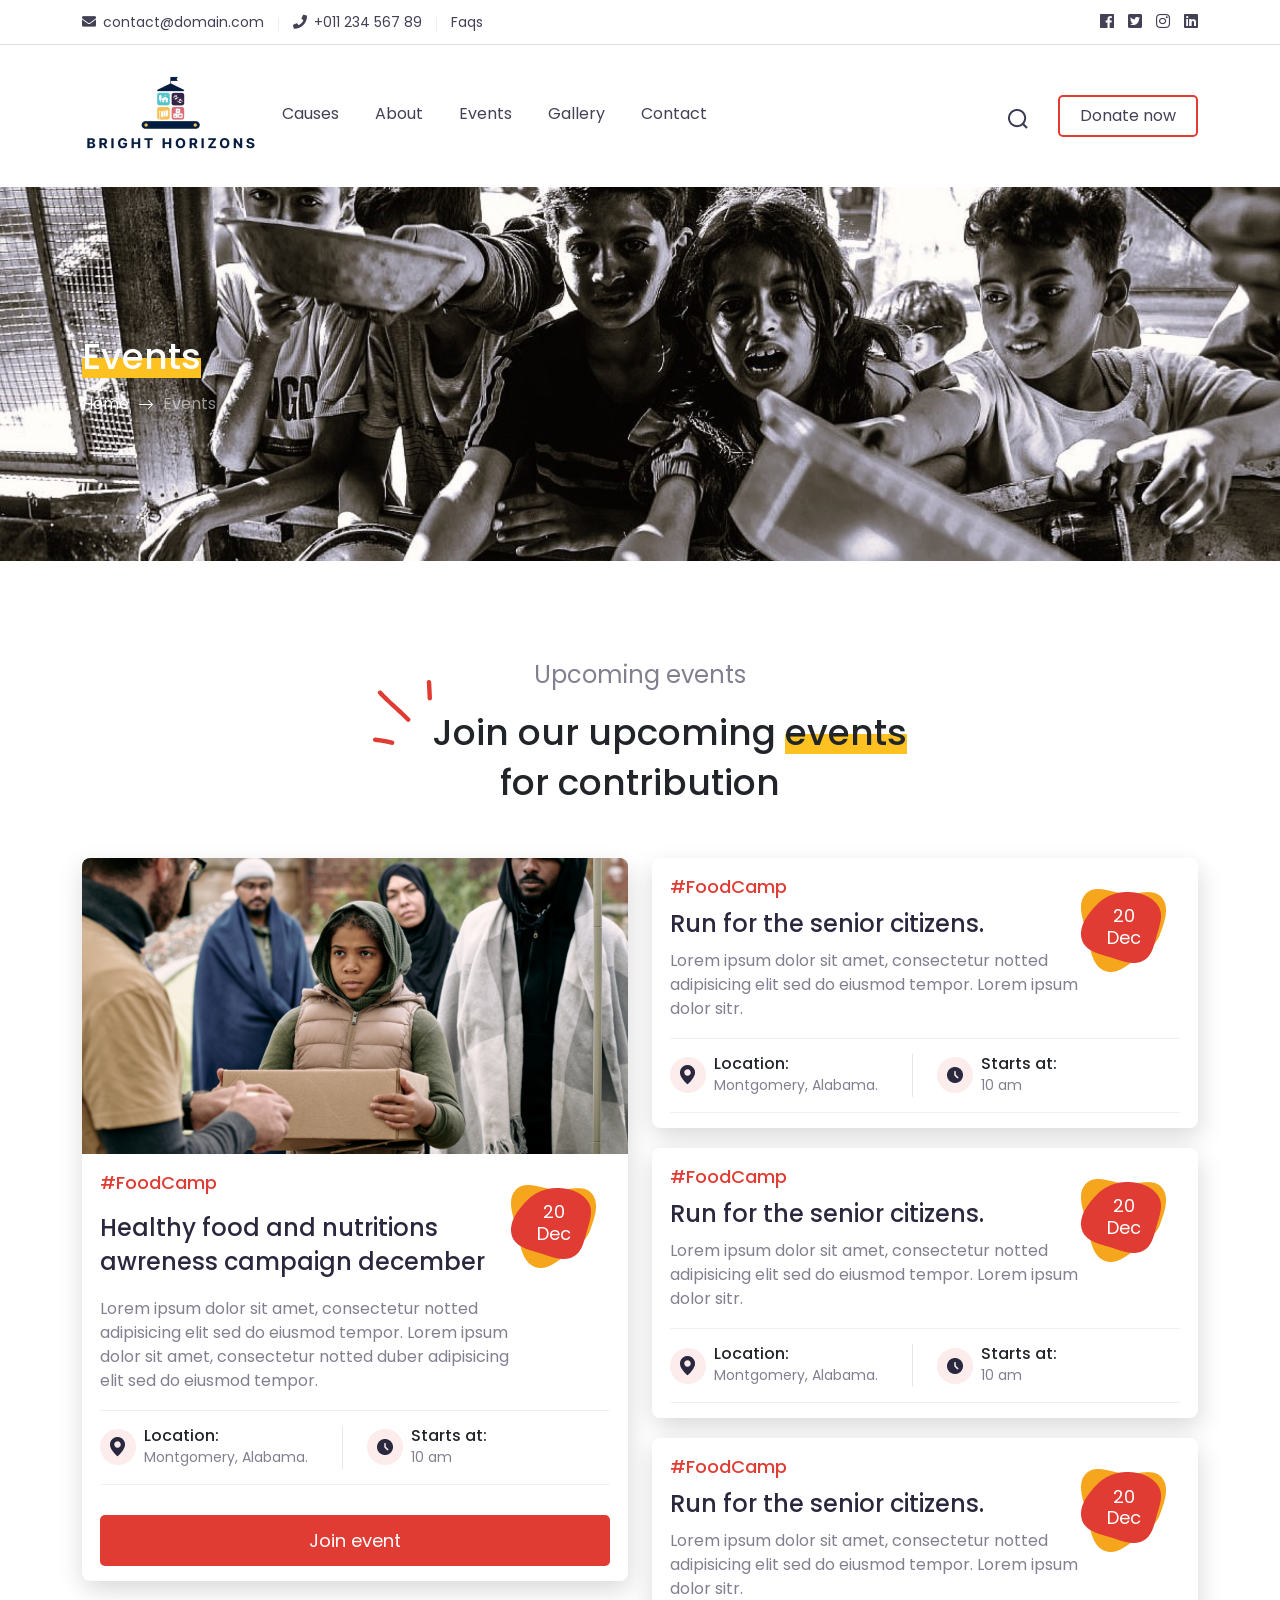
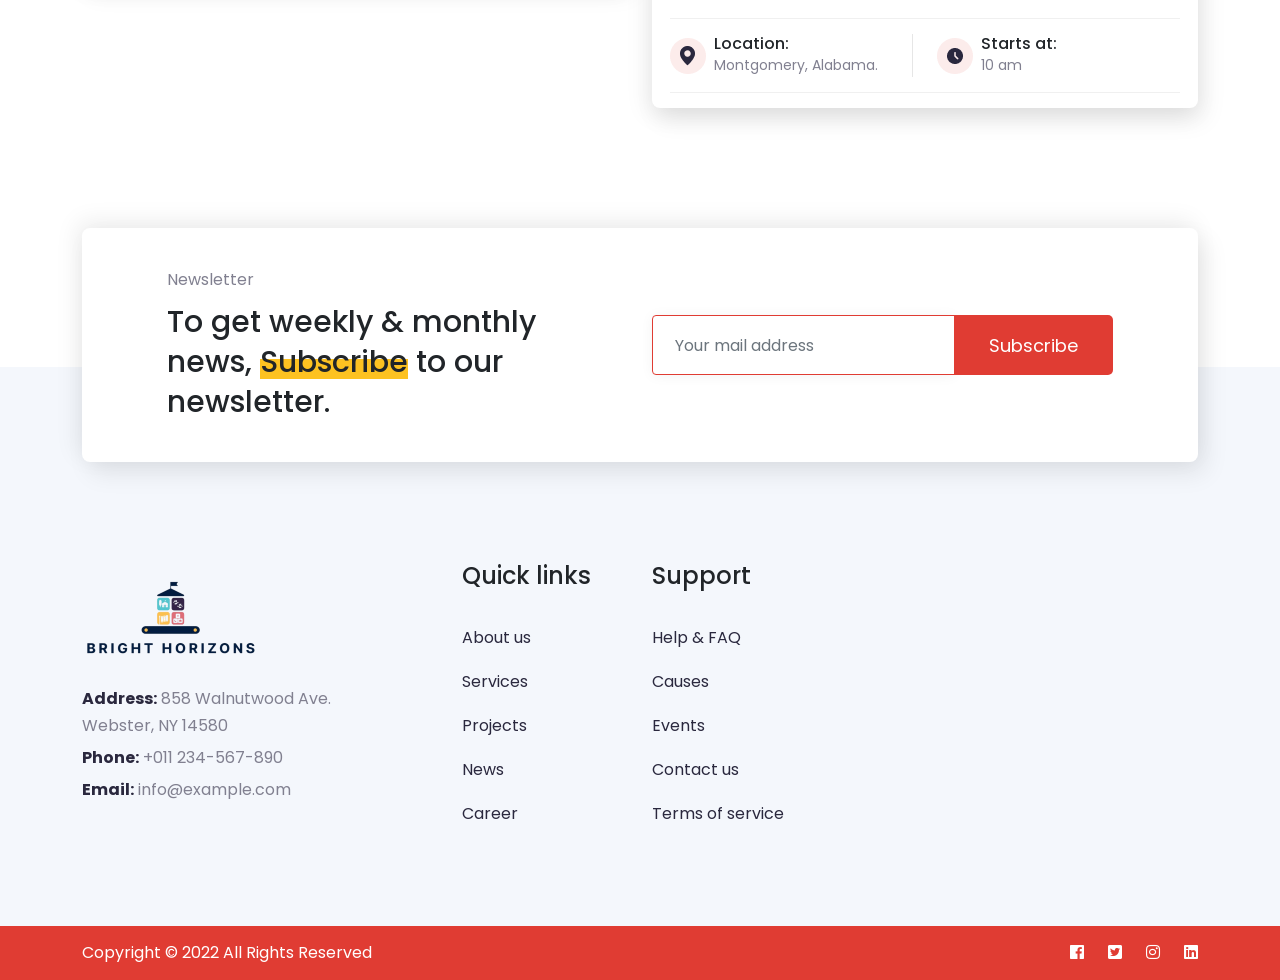
<file: events.html>
<!DOCTYPE html>
<html lang="zxx">


<!-- Mirrored from andit.co/projects/html/jago-welfare/events.html by HTTrack Website Copier/3.x [XR&CO'2014], Tue, 05 Nov 2024 15:39:49 GMT -->
<head>
    <meta charset="utf-8">
    <meta name="viewport" content="width=device-width, initial-scale=1, shrink-to-fit=no">
    <!-- Title -->
    <title>Events - Jago Welfare </title>
    <!-- Bootstrap css -->
    <link rel="stylesheet" href="assets/css/bootstrap.min.css" />
    <!-- animate css -->
    <link rel="stylesheet" href="assets/css/animate.min.css" />
    <!-- Fontawesome css -->
    <link rel="stylesheet" href="assets/css/fontawesome.all.min.css" />
    <!-- owl.carousel css -->
    <link rel="stylesheet" href="assets/css/owl.carousel.min.css" />
    <!-- owl.theme.default css -->
    <link rel="stylesheet" href="assets/css/owl.theme.default.min.css" />
    <!-- navber css -->
    <link rel="stylesheet" href="assets/css/navber.css" />
    <!-- meanmenu css -->
    <link rel="stylesheet" href="assets/css/meanmenu.css" />
    <!-- Style css -->
    <link rel="stylesheet" href="assets/css/style.css" />
    <!-- Responsive css -->
    <link rel="stylesheet" href="assets/css/responsive.css" />
    <!-- Favicon -->
    <link rel="icon" type="image/png" href="assets/img/favicon.png">
</head>

<body>
    <!-- Preloader Area -->
    <div class="preloader">
        <div class="d-table">
            <div class="d-table-cell">
                <div class="lds-spinner">
                    <div></div>
                    <div></div>
                    <div></div>
                    <div></div>
                    <div></div>
                    <div></div>
                    <div></div>
                    <div></div>
                    <div></div>
                    <div></div>
                    <div></div>
                    <div></div>
                </div>
            </div>
        </div>
    </div>

    <!-- Header Area -->
    <div class="main_header_arae" id="header-placeholder"></div>

    <!-- search -->
    <div class="search-overlay">
        <div class="d-table">
            <div class="d-table-cell">
                <div class="search-overlay-layer"></div>
                <div class="search-overlay-layer"></div>
                <div class="search-overlay-layer"></div>
                <div class="search-overlay-close">
                    <span class="search-overlay-close-line"></span>
                    <span class="search-overlay-close-line"></span>
                </div>
                <div class="search-overlay-form">
                    <form>
                        <input type="text" class="input-search" placeholder="Search here...">
                        <button type="button"><i class="fas fa-search"></i></button>
                    </form>
                </div>
            </div>
        </div>
    </div>

    <!-- Banner Area -->
    <section id="common_banner_area">
        <div class="container">
            <div class="row">
                <div class="col-lg-12">
                    <div class="commn_banner_page">
                        <h2><span class="color_big_heading">Events</span></h2>
                        <ul class="breadcrumb_wrapper">
                            <li class="breadcrumb_item"><a href="index-2.html">Home</a></li>
                            <li class="breadcrumb_item"><img src="assets/img/icon/arrow.png" alt="img"></li>
                            <li class="breadcrumb_item active">Events</li>
                        </ul>
                    </div>
                </div>
            </div>
        </div>
    </section>

    <!-- Upcoming Events Area -->
    <section id="upcoming_events" class="section_padding">
        <div class="container">
            <div class="row">
                <div class="col-lg-6 offset-lg-3 col-md-12 col-sm-12 col-12">
                    <div class="section_heading">
                        <h3>Upcoming events</h3>
                        <h2>Join our upcoming <span class="color_big_heading">events</span> for contribution</h2>
                    </div>
                </div>
            </div>
            <div class="row">
                <div class="col-lg-6">
                    <div class="event_left_side_wrapper">
                        <div class="event_big_img">
                            <a href="event-detail.html"><img src="assets/img/event/event-big.png" alt="img"></a>
                        </div>
                        <div class="event_content_area big_content_padding">
                            <div class="event_tag_area">
                                <a href="event.html">#FoodCamp</a>
                            </div>
                            <div class="event_heading_area">
                                <div class="event_heading">
                                    <h3><a href="event-details.html">Healthy food and nutritions awreness campaign
                                            december</a></h3>
                                </div>
                                <div class="event_date">
                                    <img src="assets/img/icon/date.png" alt="icon">
                                    <h6>20 <span>Dec</span></h6>
                                </div>
                            </div>
                            <div class="event_para">
                                <p>Lorem ipsum dolor sit amet, consectetur notted adipisicing elit sed do eiusmod
                                    tempor. Lorem ipsum dolor sit amet, consectetur notted duber
                                    adipisicing elit sed do eiusmod tempor.</p>
                            </div>
                            <div class="event_boxed_bottom_wrapper">
                                <div class="row">
                                    <div class="col-lg-6 col-md-6 col-sm-6 col-6">
                                        <div class="event_bottom_boxed">
                                            <div class="event_bottom_icon">
                                                <img src="assets/img/icon/map.png" alt="icon">
                                            </div>
                                            <div class="event_bottom_content">
                                                <h5>Location:</h5>
                                                <p>Montgomery, Alabama.</p>
                                            </div>
                                        </div>
                                    </div>
                                    <div class="col-lg-6 col-md-6 col-sm-6 col-6">
                                        <div class="event_bottom_boxed">
                                            <div class="event_bottom_icon">
                                                <img src="assets/img/icon/clock.png" alt="icon">
                                            </div>
                                            <div class="event_bottom_content">
                                                <h5>Starts at:</h5>
                                                <p>10 am</p>
                                            </div>
                                        </div>
                                    </div>
                                </div>
                            </div>
                            <div class="event_button">
                                <a href="event-details.html" class="btn btn_md btn_theme">Join event</a>
                            </div>
                        </div>
                    </div>
                </div>
                <div class="col-lg-6">
                    <div class="event_left_side_wrapper">
                        <div class="event_content_area small_content_padding">
                            <div class="event_tag_area">
                                <a href="event.html">#FoodCamp</a>
                            </div>
                            <div class="event_heading_area">
                                <div class="event_heading">
                                    <h3><a href="event-details.html">Run for the senior citizens.</a></h3>
                                </div>
                                <div class="event_date">
                                    <img src="assets/img/icon/date.png" alt="icon">
                                    <h6>20 <span>Dec</span></h6>
                                </div>
                            </div>
                            <div class="event_para">
                                <p>Lorem ipsum dolor sit amet, consectetur notted adipisicing elit sed do eiusmod
                                    tempor. Lorem ipsum dolor sitr.</p>
                            </div>
                            <div class="event_boxed_bottom_wrapper">
                                <div class="row">
                                    <div class="col-lg-6 col-md-6 col-sm-6 col-6">
                                        <div class="event_bottom_boxed">
                                            <div class="event_bottom_icon">
                                                <img src="assets/img/icon/map.png" alt="icon">
                                            </div>
                                            <div class="event_bottom_content">
                                                <h5>Location:</h5>
                                                <p>Montgomery, Alabama.</p>
                                            </div>
                                        </div>
                                    </div>
                                    <div class="col-lg-6 col-md-6 col-sm-6 col-6">
                                        <div class="event_bottom_boxed">
                                            <div class="event_bottom_icon">
                                                <img src="assets/img/icon/clock.png" alt="icon">
                                            </div>
                                            <div class="event_bottom_content">
                                                <h5>Starts at:</h5>
                                                <p>10 am</p>
                                            </div>
                                        </div>
                                    </div>
                                </div>
                            </div>
                        </div>
                    </div>
                    <div class="event_left_side_wrapper">
                        <div class="event_content_area small_content_padding">
                            <div class="event_tag_area">
                                <a href="event.html">#FoodCamp</a>
                            </div>
                            <div class="event_heading_area">
                                <div class="event_heading">
                                    <h3><a href="event-details.html">Run for the senior citizens.</a></h3>
                                </div>
                                <div class="event_date">
                                    <img src="assets/img/icon/date.png" alt="icon">
                                    <h6>20 <span>Dec</span></h6>
                                </div>
                            </div>
                            <div class="event_para">
                                <p>Lorem ipsum dolor sit amet, consectetur notted adipisicing elit sed do eiusmod
                                    tempor. Lorem ipsum dolor sitr.</p>
                            </div>
                            <div class="event_boxed_bottom_wrapper">
                                <div class="row">
                                    <div class="col-lg-6 col-md-6 col-sm-6 col-6">
                                        <div class="event_bottom_boxed">
                                            <div class="event_bottom_icon">
                                                <img src="assets/img/icon/map.png" alt="icon">
                                            </div>
                                            <div class="event_bottom_content">
                                                <h5>Location:</h5>
                                                <p>Montgomery, Alabama.</p>
                                            </div>
                                        </div>
                                    </div>
                                    <div class="col-lg-6 col-md-6 col-sm-6 col-6">
                                        <div class="event_bottom_boxed">
                                            <div class="event_bottom_icon">
                                                <img src="assets/img/icon/clock.png" alt="icon">
                                            </div>
                                            <div class="event_bottom_content">
                                                <h5>Starts at:</h5>
                                                <p>10 am</p>
                                            </div>
                                        </div>
                                    </div>
                                </div>
                            </div>
                        </div>
                    </div>
                    <div class="event_left_side_wrapper">
                        <div class="event_content_area small_content_padding">
                            <div class="event_tag_area">
                                <a href="event.html">#FoodCamp</a>
                            </div>
                            <div class="event_heading_area">
                                <div class="event_heading">
                                    <h3><a href="event-details.html">Run for the senior citizens.</a></h3>
                                </div>
                                <div class="event_date">
                                    <img src="assets/img/icon/date.png" alt="icon">
                                    <h6>20 <span>Dec</span></h6>
                                </div>
                            </div>
                            <div class="event_para">
                                <p>Lorem ipsum dolor sit amet, consectetur notted adipisicing elit sed do eiusmod
                                    tempor. Lorem ipsum dolor sitr.</p>
                            </div>
                            <div class="event_boxed_bottom_wrapper">
                                <div class="row">
                                    <div class="col-lg-6 col-md-6 col-sm-6 col-6">
                                        <div class="event_bottom_boxed">
                                            <div class="event_bottom_icon">
                                                <img src="assets/img/icon/map.png" alt="icon">
                                            </div>
                                            <div class="event_bottom_content">
                                                <h5>Location:</h5>
                                                <p>Montgomery, Alabama.</p>
                                            </div>
                                        </div>
                                    </div>
                                    <div class="col-lg-6 col-md-6 col-sm-6 col-6">
                                        <div class="event_bottom_boxed">
                                            <div class="event_bottom_icon">
                                                <img src="assets/img/icon/clock.png" alt="icon">
                                            </div>
                                            <div class="event_bottom_content">
                                                <h5>Starts at:</h5>
                                                <p>10 am</p>
                                            </div>
                                        </div>
                                    </div>
                                </div>
                            </div>
                        </div>
                    </div>
                </div>
            </div>
        </div>
    </section>

    <!-- Subscribe Area -->
    <div id="footer-placeholder"></div>
    <script src="assets/js/loader.js"></script>
    <script src="assets/js/jquery.min.js"></script>
    <!-- Bootstrap js -->
    <script src="assets/js/bootstrap.bundle.js"></script>
    <!-- Meanu js -->
    <script src="assets/js/jquery.meanmenu.js"></script>
    <!-- owl carousel js -->
    <script src="assets/js/owl.carousel.min.js"></script>
    <!-- wow.js -->
    <script src="assets/js/wow.min.js"></script>
    <!-- waypoints.js -->
    <script src="assets/js/waypoints.min.js"></script>
    <!-- counterup.js -->
    <script src="assets/js/jquery.counterup.min.js"></script>
    <!-- Custom js -->
    <script src="assets/js/custom.js"></script>
    <script src="assets/js/custom-progress-bar.js"></script>
    <script src="assets/js/custom-scroll-count.js"></script>
    

</body>


<!-- Mirrored from andit.co/projects/html/jago-welfare/events.html by HTTrack Website Copier/3.x [XR&CO'2014], Tue, 05 Nov 2024 15:39:49 GMT -->
</html>
</file>
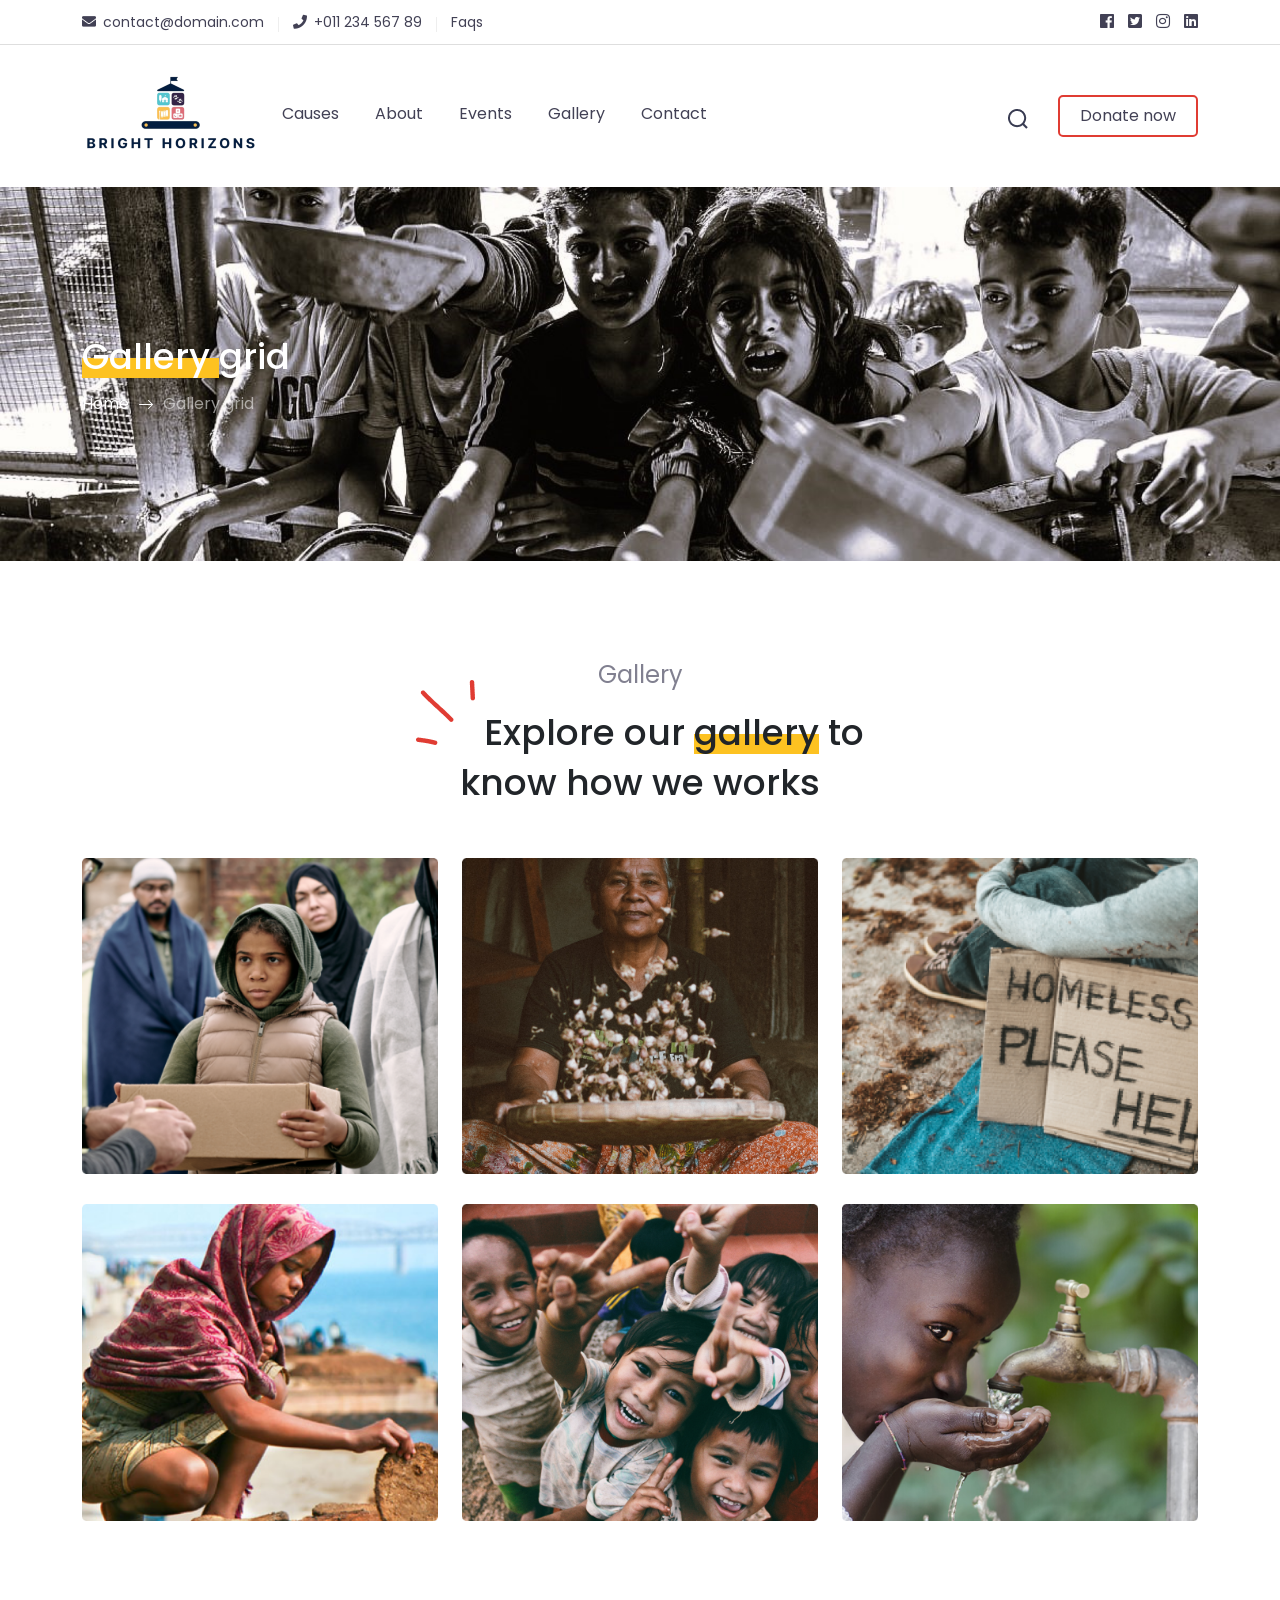
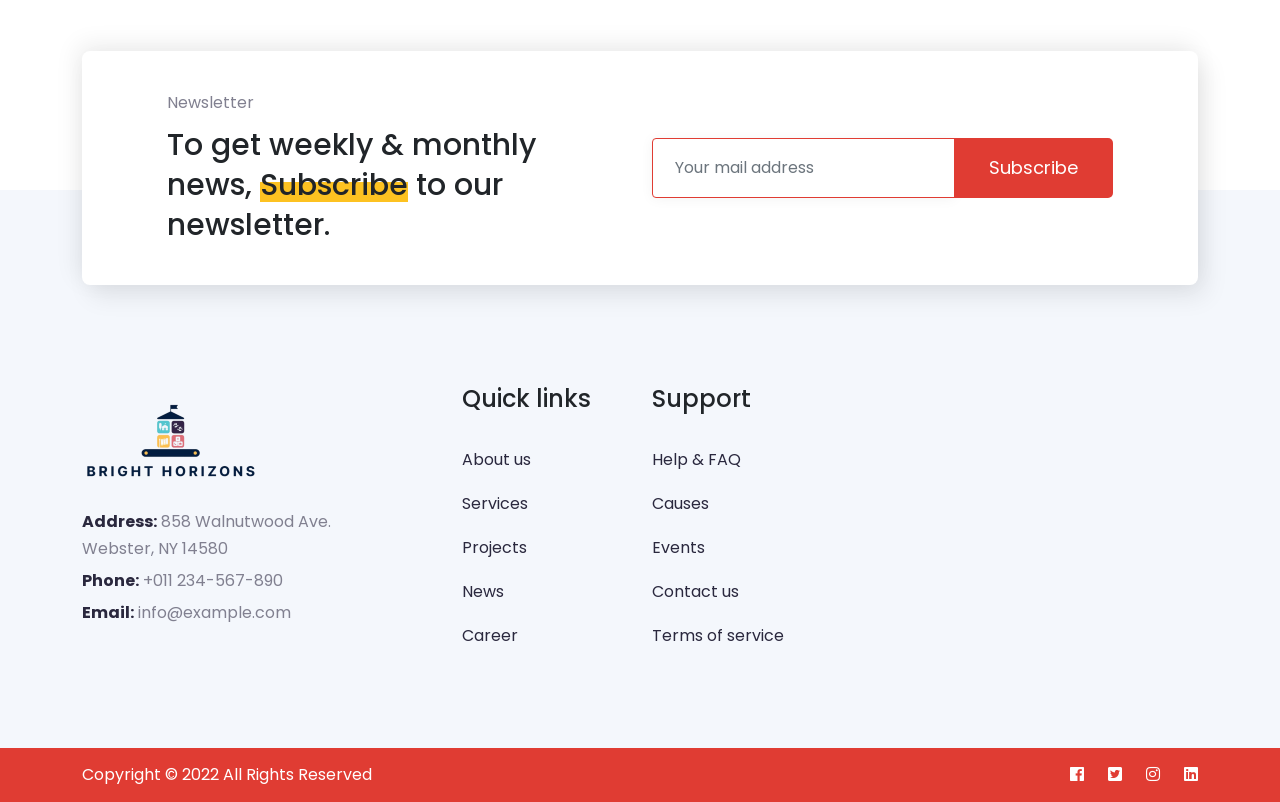
<file: gallery-grid.html>
<!DOCTYPE html>
<html lang="zxx">


<!-- Mirrored from andit.co/projects/html/jago-welfare/gallery-grid.html by HTTrack Website Copier/3.x [XR&CO'2014], Tue, 05 Nov 2024 15:39:50 GMT -->
<head>
    <meta charset="utf-8">
    <meta name="viewport" content="width=device-width, initial-scale=1, shrink-to-fit=no">
    <!-- Title -->
    <title>Gallery grid - Jago Welfare </title>
    <!-- Bootstrap css -->
    <link rel="stylesheet" href="assets/css/bootstrap.min.css" />
    <!-- animate css -->
    <link rel="stylesheet" href="assets/css/animate.min.css" />
    <!-- Fontawesome css -->
    <link rel="stylesheet" href="assets/css/fontawesome.all.min.css" />
    <!-- Magnific popup css -->
    <link rel="stylesheet" href="assets/css/magnific-popup.min.css" />
    <!-- owl.carousel css -->
    <link rel="stylesheet" href="assets/css/owl.carousel.min.css" />
    <!-- owl.theme.default css -->
    <link rel="stylesheet" href="assets/css/owl.theme.default.min.css" />
    <!-- navber css -->
    <link rel="stylesheet" href="assets/css/navber.css" />
    <!-- meanmenu css -->
    <link rel="stylesheet" href="assets/css/meanmenu.css" />
    <!-- Style css -->
    <link rel="stylesheet" href="assets/css/style.css" />
    <!-- Responsive css -->
    <link rel="stylesheet" href="assets/css/responsive.css" />
    <!-- Favicon -->
    <link rel="icon" type="image/png" href="assets/img/favicon.png">
</head>

<body>
    <!-- Preloader Area -->
    <div class="preloader">
        <div class="d-table">
            <div class="d-table-cell">
                <div class="lds-spinner">
                    <div></div>
                    <div></div>
                    <div></div>
                    <div></div>
                    <div></div>
                    <div></div>
                    <div></div>
                    <div></div>
                    <div></div>
                    <div></div>
                    <div></div>
                    <div></div>
                </div>
            </div>
        </div>
    </div>

    <!-- Header Area -->
    <div class="main_header_arae" id="header-placeholder"></div>

    <!-- search -->
    <div class="search-overlay">
        <div class="d-table">
            <div class="d-table-cell">
                <div class="search-overlay-layer"></div>
                <div class="search-overlay-layer"></div>
                <div class="search-overlay-layer"></div>
                <div class="search-overlay-close">
                    <span class="search-overlay-close-line"></span>
                    <span class="search-overlay-close-line"></span>
                </div>
                <div class="search-overlay-form">
                    <form>
                        <input type="text" class="input-search" placeholder="Search here...">
                        <button type="button"><i class="fas fa-search"></i></button>
                    </form>
                </div>
            </div>
        </div>
    </div>

    <!-- Banner Area -->
    <section id="common_banner_area">
        <div class="container">
            <div class="row">
                <div class="col-lg-12">
                    <div class="commn_banner_page">
                        <h2><span class="color_big_heading">Gallery </span>grid</h2>
                        <ul class="breadcrumb_wrapper">
                            <li class="breadcrumb_item"><a href="index-2.html">Home</a></li>
                            <li class="breadcrumb_item"><img src="assets/img/icon/arrow.png" alt="img"></li>
                            <li class="breadcrumb_item active">Gallery grid</li>
                        </ul>
                    </div>
                </div>
            </div>
        </div>
    </section>

    <!-- Gallery Grid Area -->
    <section id="gallery_grid_area" class="section_padding">
        <div class="container">
            <div class="row">
                <div class="col-lg-6 offset-lg-3 col-md-12 col-sm-12 col-12">
                    <div class="section_heading">
                        <h3>Gallery</h3>
                        <h2> Explore our <span class="color_big_heading">gallery</span> to know
                            how we works</h2>
                    </div>
                </div>
            </div>
            <div class="row popup-gallery">
                <div class="col-lg-4 co-md-6 col-sm-12 col-12">
                    <div class="gallery_item">
                        <img src="assets/img/gallery/gallery-grid-1.png" alt="img">
                        <div class="gallery_overlay">
                            <a href="assets/img/gallery/gallery-grid-1.png" title="FoodCamp"><img
                                    src="assets/img/icon/arrow-round.png" alt="icon"></a>
                        </div>
                    </div>
                </div>
                <div class="col-lg-4 co-md-6 col-sm-12 col-12">
                    <div class="gallery_item">
                        <img src="assets/img/gallery/gallery-grid-2.png" alt="img">
                        <div class="gallery_overlay">
                            <a href="assets/img/gallery/gallery-grid-2.png" title="WomenRights"><img
                                    src="assets/img/icon/arrow-round.png" alt="icon"></a>
                        </div>
                    </div>
                </div>
                <div class="col-lg-4 co-md-6 col-sm-12 col-12">
                    <div class="gallery_item">
                        <img src="assets/img/gallery/gallery-grid-3.png" alt="img">
                        <div class="gallery_overlay">
                            <a href="assets/img/gallery/gallery-grid-3.png" title="Habitation"><img
                                    src="assets/img/icon/arrow-round.png" alt="icon"></a>
                        </div>
                    </div>
                </div>
                <div class="col-lg-4 co-md-6 col-sm-12 col-12">
                    <div class="gallery_item">
                        <img src="assets/img/gallery/gallery-grid-4.png" alt="img">
                        <div class="gallery_overlay">
                            <a href="assets/img/gallery/gallery-grid-4.png" title="Work"><img
                                    src="assets/img/icon/arrow-round.png" alt="icon"></a>
                        </div>
                    </div>
                </div>
                <div class="col-lg-4 co-md-6 col-sm-12 col-12">
                    <div class="gallery_item">
                        <img src="assets/img/gallery/gallery-grid-5.png" alt="img">
                        <div class="gallery_overlay">
                            <a href="assets/img/gallery/gallery-grid-5.png" title="Education"><img
                                    src="assets/img/icon/arrow-round.png" alt="icon"></a>
                        </div>
                    </div>
                </div>
                <div class="col-lg-4 co-md-6 col-sm-12 col-12">
                    <div class="gallery_item">
                        <img src="assets/img/gallery/gallery-grid-6.png" alt="img">
                        <div class="gallery_overlay">
                            <a href="assets/img/gallery/gallery-grid-6.png" title="DrinkingWater"><img
                                    src="assets/img/icon/arrow-round.png" alt="icon"></a>
                        </div>
                    </div>
                </div>
            </div>
        </div>
    </section>

    <!-- Subscribe Area -->
    <div id="footer-placeholder"></div>
    <script src="assets/js/loader.js"></script>
    <script src="assets/js/jquery.min.js"></script>
    <!-- Bootstrap js -->
    <script src="assets/js/bootstrap.bundle.js"></script>
    <!-- Meanu js -->
    <script src="assets/js/jquery.meanmenu.js"></script>
    <!-- owl carousel js -->
    <script src="assets/js/owl.carousel.min.js"></script>
    <!-- Magnific Popup js -->
    <script src="assets/js/jquery.magnific-popup.min.js"></script>
    <!-- wow.js -->
    <script src="assets/js/wow.min.js"></script>
    <!-- waypoints.js -->
    <script src="assets/js/waypoints.min.js"></script>
    <!-- counterup.js -->
    <script src="assets/js/jquery.counterup.min.js"></script>
    <!-- Custom js -->
    <script src="assets/js/custom.js"></script>
    <script src="assets/js/gallery-popup.js"></script>
    

</body>


<!-- Mirrored from andit.co/projects/html/jago-welfare/gallery-grid.html by HTTrack Website Copier/3.x [XR&CO'2014], Tue, 05 Nov 2024 15:39:59 GMT -->
</html>
</file>
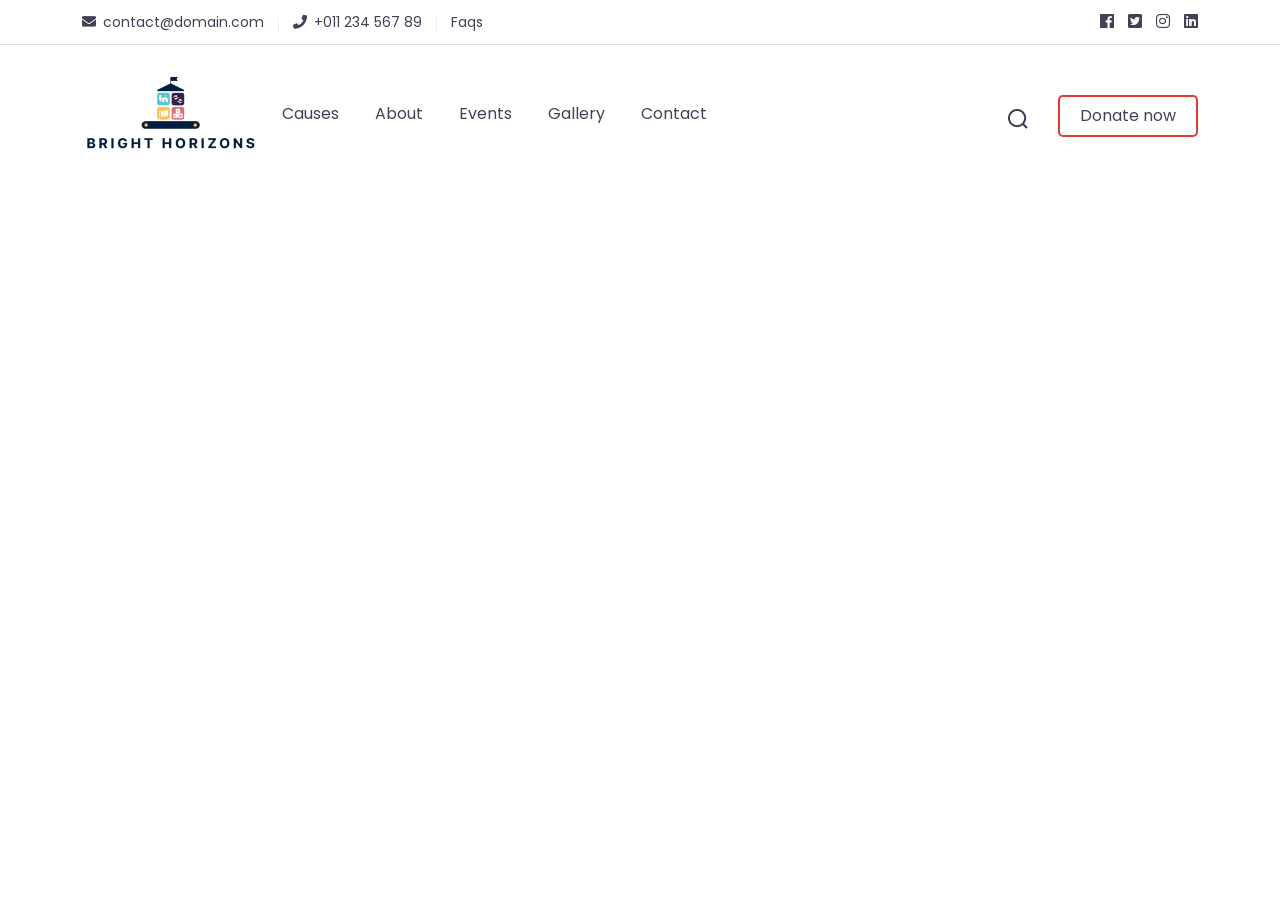
<file: header.html>
<!DOCTYPE html>
<html lang="zxx">


<!-- Mirrored from andit.co/projects/html/jago-welfare/index-3.html by HTTrack Website Copier/3.x [XR&CO'2014], Tue, 05 Nov 2024 15:38:52 GMT -->
<head>
    <meta charset="utf-8">
    <meta name="viewport" content="width=device-width, initial-scale=1, shrink-to-fit=no">
    <!-- Title -->
    <title>Home - Jago Welfare </title>
    <!-- Bootstrap css -->
    <link rel="stylesheet" href="assets/css/bootstrap.min.css" />
    <!-- animate css -->
    <link rel="stylesheet" href="assets/css/animate.min.css" />
    <!-- Fontawesome css -->
    <link rel="stylesheet" href="assets/css/fontawesome.all.min.css" />
    <!-- owl.carousel css -->
    <link rel="stylesheet" href="assets/css/owl.carousel.min.css" />
    <!-- owl.theme.default css -->
    <link rel="stylesheet" href="assets/css/owl.theme.default.min.css" />
    <!-- Magnific popup css -->
    <link rel="stylesheet" href="assets/css/magnific-popup.min.css" />
    <!-- navber css -->
    <link rel="stylesheet" href="assets/css/navber.css" />
    <!-- meanmenu css -->
    <link rel="stylesheet" href="assets/css/meanmenu.css" />
    <!-- Style css -->
    <link rel="stylesheet" href="assets/css/style.css" />
    <!-- Responsive css -->
    <link rel="stylesheet" href="assets/css/responsive.css" />
    <!-- Favicon -->
    <link rel="icon" type="image/png" href="assets/img/favicon.png">
</head>
<header class="main_header_arae">
    <!-- Top Bar -->
    <div class="topbar-area">
        <div class="container">
            <div class="row align-items-center">
                <div class="col-lg-6 col-md-6">
                    <ul class="topbar-list">

                        <li><a href="#!"><i class="fa fa-envelope"></i><span>contact@domain.com</span></a>
                        </li>
                        <li><a href="#!"><i class="fa fa-phone"></i><span>+011 234 567 89</span></a></li>
                        <li><a href="#!"><span>Faqs</span></a></li>
                    </ul>
                </div>
                <div class="col-lg-6 col-md-6">
                    <ul class="topbar-list-right">
                        <li>
                            <a href="#!"><i class="fab fa-facebook"></i></a>
                        </li>
                        <li>
                            <a href="#!"><i class="fab fa-twitter-square"></i></a>
                        </li>
                        <li>
                            <a href="#!"><i class="fab fa-instagram"></i></a>
                        </li>
                        <li>
                            <a href="#!"><i class="fab fa-linkedin"></i></a>
                        </li>
                    </ul>
                </div>
            </div>
        </div>
    </div>
    <!-- Navbar Bar -->
    <div class="navbar-area">
        <div class="main-responsive-nav">
            <div class="container">
                <div class="main-responsive-menu">
                    <div class="logo">
                        <a href="index.html">
                            <img src="assets/img/logo1.png" alt="logo">
                        </a>
                    </div>
                </div>
            </div>
        </div>
        <div class="main-navbar">
            <div class="container">
                <nav class="navbar navbar-expand-md navbar-light">
                    <a class="navbar-brand" href="index.html">
                        <img src="assets/img/logo1.png" alt="logo">
                    </a>
                    <div class="collapse navbar-collapse mean-menu" id="navbarSupportedContent">
                        <ul class="navbar-nav">
                            <li class="nav-item">
                                <a href="causes.html" class="nav-link">Causes</a>
                            </li>
                            <li class="nav-item">
                                <a href="about.html" class="nav-link">About</a>
                            </li>
                            <li class="nav-item">
                                <a href="#" class="nav-link">Events</a>
                            </li>
                            <li class="nav-item">
                                <a href="gallery-grid.html" class="nav-link">Gallery</a>
                            </li>
                            <li class="nav-item">
                                <a href="contact.html" class="nav-link">Contact</a>
                            </li>
                        </ul>
                        <div class="others-options d-flex align-items-center">
                            <div class="option-item">
                                <a href="#" class="search-box"> <img src="assets/img/icon/search_icon.png"
                                        alt="icon"></a>
                            </div>
                            <div class="option-item">
                                <a href="make-donation.html" class="btn btn_navber">Donate now</a>
                            </div>
                        </div>
                    </div>
                </nav>
            </div>
        </div>
        <div class="others-option-for-responsive">
            <div class="container">
                <div class="dot-menu">
                    <div class="inner">
                        <div class="circle circle-one"></div>
                        <div class="circle circle-two"></div>
                        <div class="circle circle-three"></div>
                    </div>
                </div>
                <div class="container">
                    <div class="option-inner">
                        <div class="others-options d-flex align-items-center">
                            <div class="option-item">
                                <a href="#" class="search-box"><i class="fas fa-search"></i></a>
                            </div>
                            <div class="option-item">
                                <a href="make-donation.html" class="btn  btn_navber">Donate now</a>
                            </div>
                        </div>
                    </div>
                </div>
            </div>
        </div>
    </div>
</header>


<script src="assets/js/jquery.min.js"></script>
    <!-- Bootstrap js -->
    <script src="assets/js/bootstrap.bundle.js"></script>
    <!-- Meanu js -->
    <script src="assets/js/jquery.meanmenu.js"></script>
    <!-- Magnific Popup js -->
    <script src="assets/js/jquery.magnific-popup.min.js"></script>
    <!-- owl carousel js -->
    <script src="assets/js/owl.carousel.min.js"></script>
    <!-- wow.js -->
    <script src="assets/js/wow.min.js"></script>
    <!-- waypoints.js -->
    <script src="assets/js/waypoints.min.js"></script>
    <!-- counterup.js -->
    <script src="assets/js/jquery.counterup.min.js"></script>
    <!-- Custom js -->
    <script src="assets/js/custom.js"></script>
    <script src="assets/js/custom-progress-bar.js"></script>
    <script src="assets/js/custom-scroll-count.js"></script>
    <script src="assets/js/video.js"></script>

</body>


<!-- Mirrored from andit.co/projects/html/jago-welfare/index-3.html by HTTrack Website Copier/3.x [XR&CO'2014], Tue, 05 Nov 2024 15:39:10 GMT -->
</html>
</file>
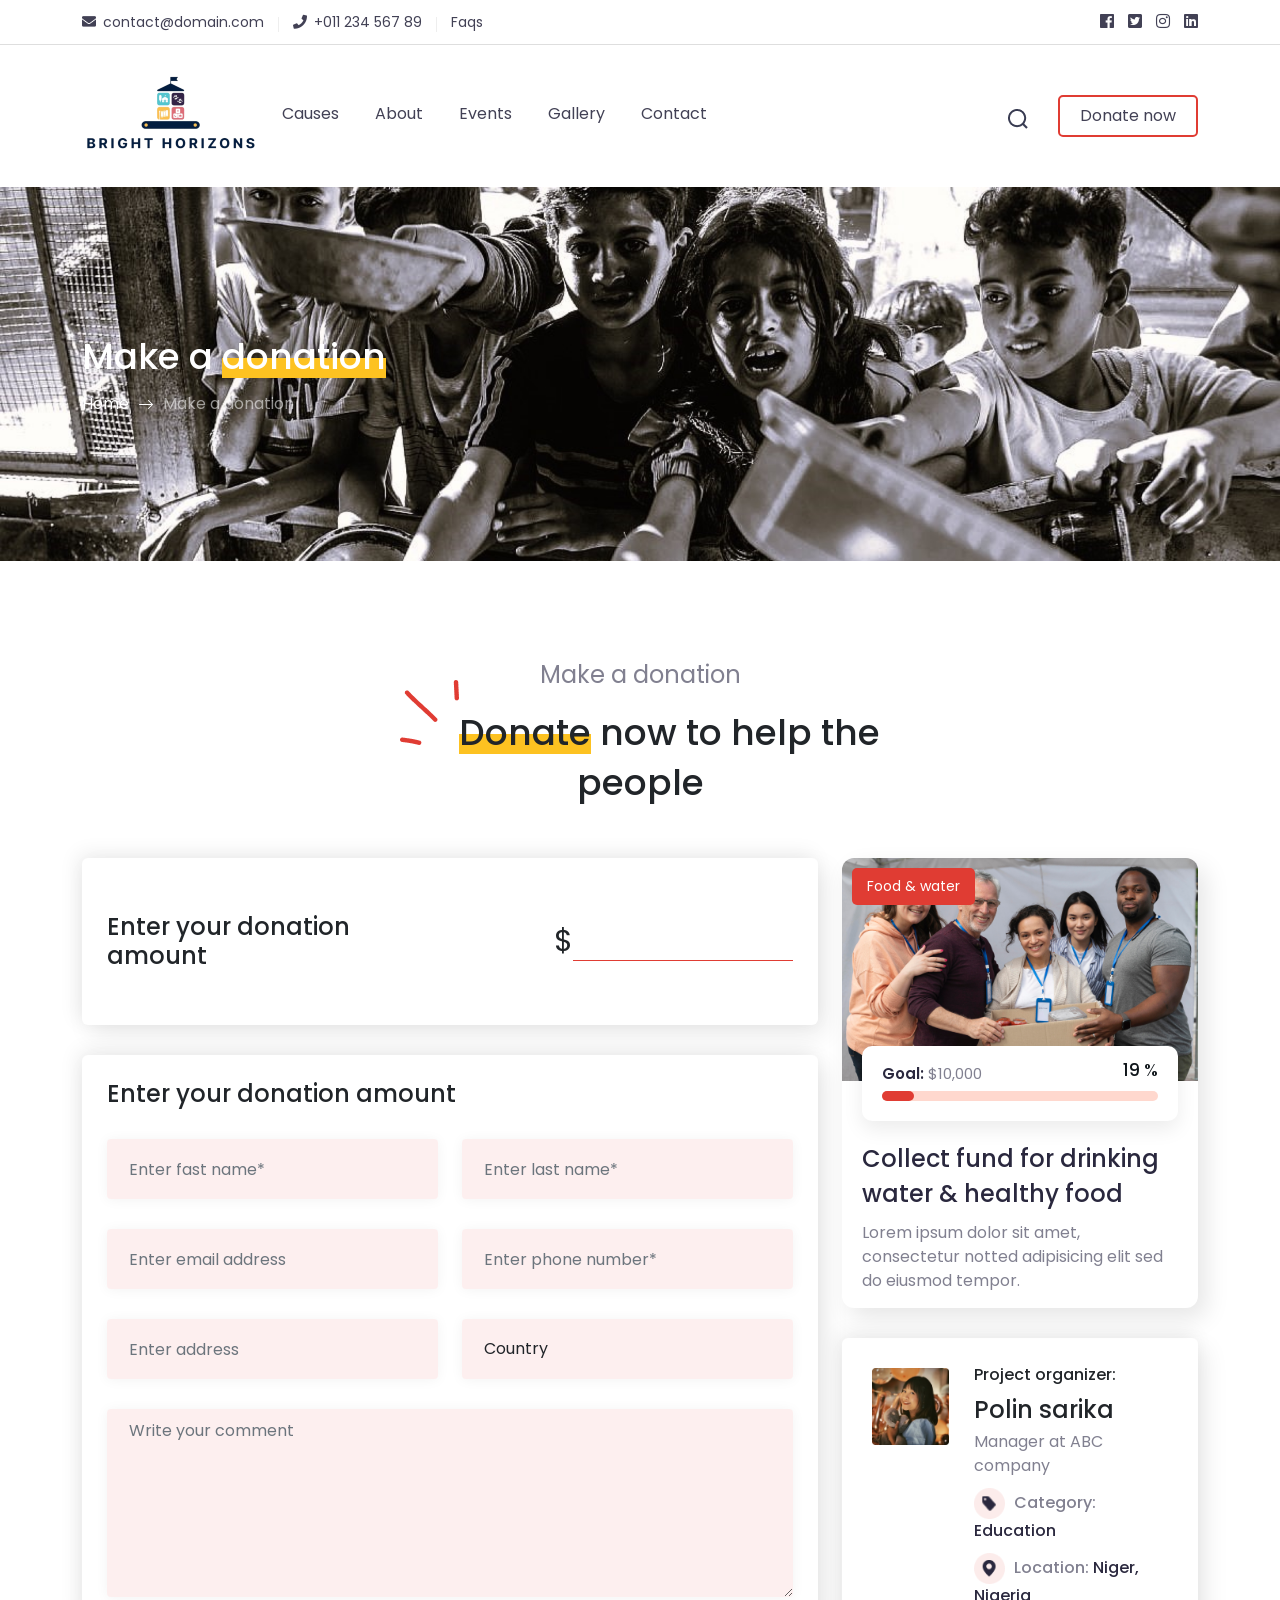
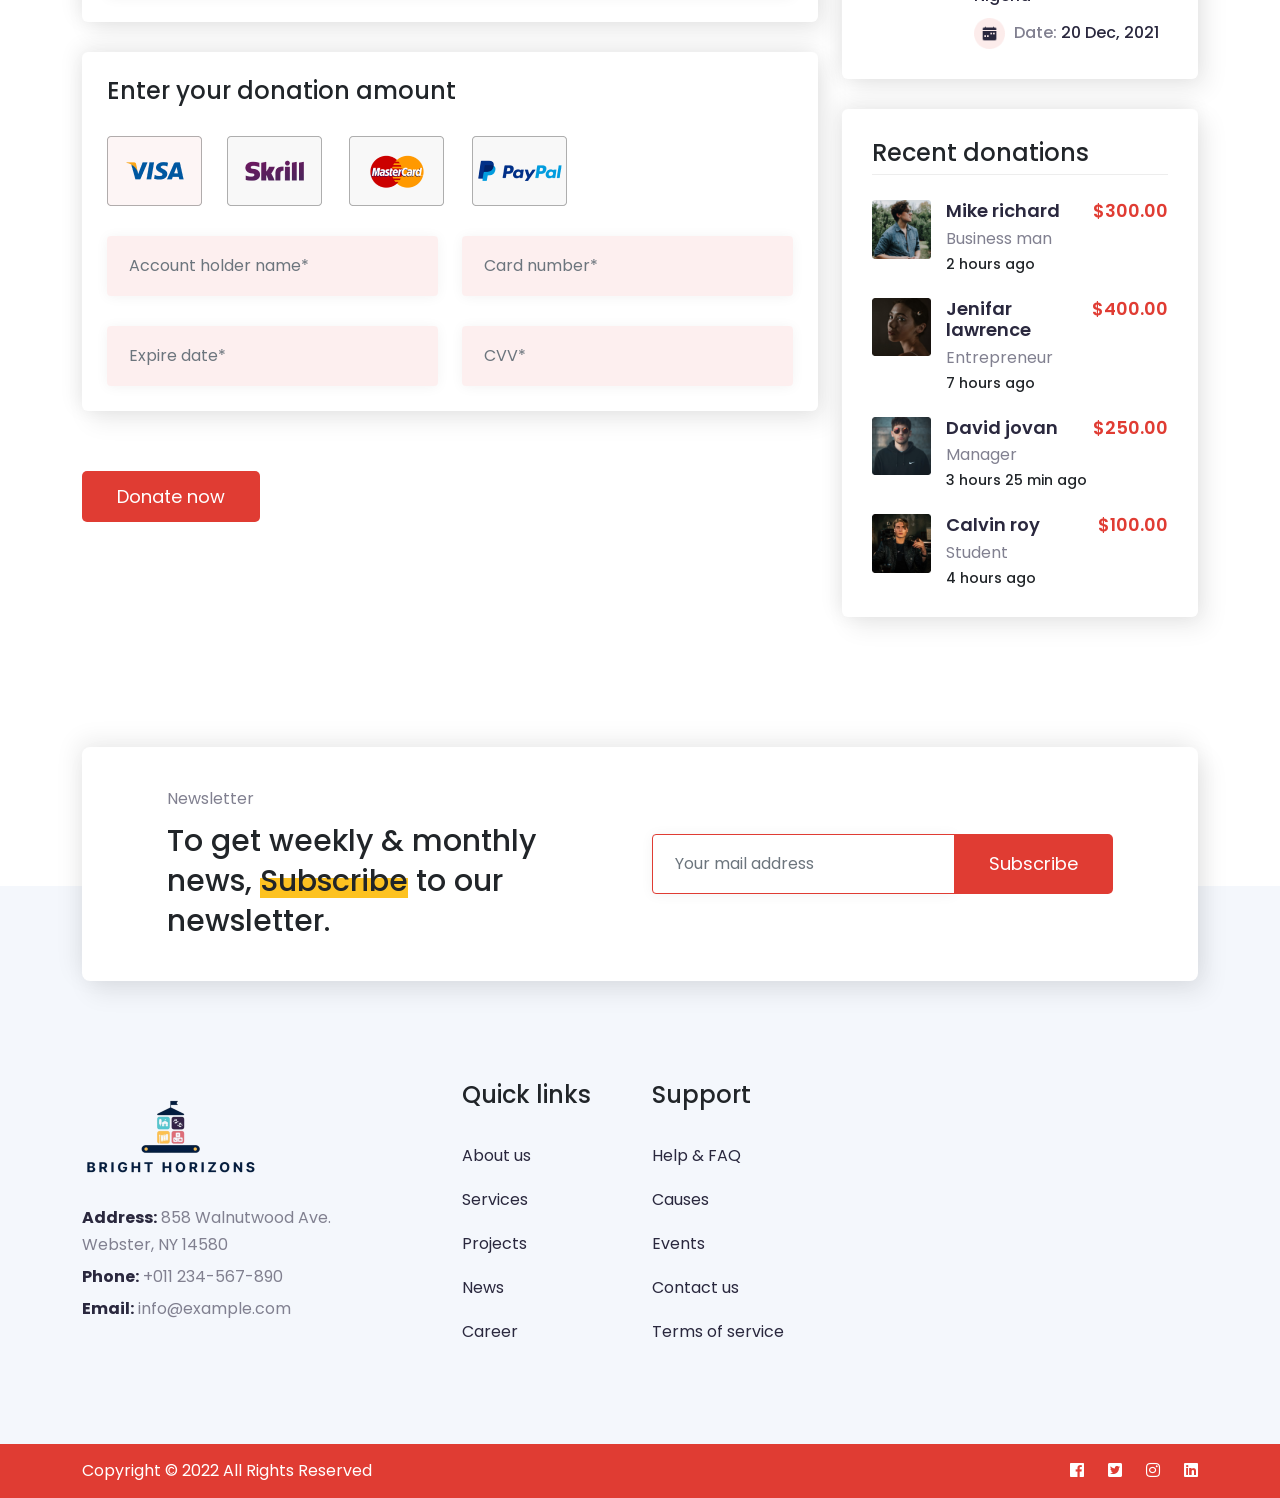
<file: make-donation.html>
<!DOCTYPE html>
<html lang="zxx">


<!-- Mirrored from andit.co/projects/html/jago-welfare/make-donation.html by HTTrack Website Copier/3.x [XR&CO'2014], Tue, 05 Nov 2024 15:40:03 GMT -->
<head>
    <meta charset="utf-8">
    <meta name="viewport" content="width=device-width, initial-scale=1, shrink-to-fit=no">
    <!-- Title -->
    <title>Make a donation - Jago Welfare </title>
    <!-- Bootstrap css -->
    <link rel="stylesheet" href="assets/css/bootstrap.min.css" />
    <!-- animate css -->
    <link rel="stylesheet" href="assets/css/animate.min.css" />
    <!-- Fontawesome css -->
    <link rel="stylesheet" href="assets/css/fontawesome.all.min.css" />
    <!-- owl.carousel css -->
    <link rel="stylesheet" href="assets/css/owl.carousel.min.css" />
    <!-- owl.theme.default css -->
    <link rel="stylesheet" href="assets/css/owl.theme.default.min.css" />
    <!-- navber css -->
    <link rel="stylesheet" href="assets/css/navber.css" />
    <!-- meanmenu css -->
    <link rel="stylesheet" href="assets/css/meanmenu.css" />
    <!-- Style css -->
    <link rel="stylesheet" href="assets/css/style.css" />
    <!-- Responsive css -->
    <link rel="stylesheet" href="assets/css/responsive.css" />
    <!-- Favicon -->
    <link rel="icon" type="image/png" href="assets/img/favicon.png">
</head>

<body>
    <!-- Preloader Area -->
    <div class="preloader">
        <div class="d-table">
            <div class="d-table-cell">
                <div class="lds-spinner">
                    <div></div>
                    <div></div>
                    <div></div>
                    <div></div>
                    <div></div>
                    <div></div>
                    <div></div>
                    <div></div>
                    <div></div>
                    <div></div>
                    <div></div>
                    <div></div>
                </div>
            </div>
        </div>
    </div>

    <!-- Header Area -->
    <div class="main_header_arae" id="header-placeholder"></div>

    <!-- search -->
    <div class="search-overlay">
        <div class="d-table">
            <div class="d-table-cell">
                <div class="search-overlay-layer"></div>
                <div class="search-overlay-layer"></div>
                <div class="search-overlay-layer"></div>
                <div class="search-overlay-close">
                    <span class="search-overlay-close-line"></span>
                    <span class="search-overlay-close-line"></span>
                </div>
                <div class="search-overlay-form">
                    <form>
                        <input type="text" class="input-search" placeholder="Search here...">
                        <button type="button"><i class="fas fa-search"></i></button>
                    </form>
                </div>
            </div>
        </div>
    </div>

    <!-- Banner Area -->
    <section id="common_banner_area">
        <div class="container">
            <div class="row">
                <div class="col-lg-12">
                    <div class="commn_banner_page">
                        <h2>Make a <span class="color_big_heading">donation</span></h2>
                        <ul class="breadcrumb_wrapper">
                            <li class="breadcrumb_item"><a href="index-2.html">Home</a></li>
                            <li class="breadcrumb_item"><img src="assets/img/icon/arrow.png" alt="img"></li>
                            <li class="breadcrumb_item active">Make a donation</li>
                        </ul>
                    </div>
                </div>
            </div>
        </div>
    </section>

    <!-- Make a donation Area -->
    <section id="make_donation_area" class="section_padding">
        <div class="container">
            <div class="row">
                <div class="col-lg-6 offset-lg-3 col-md-12 col-sm-12 col-12">
                    <div class="section_heading">
                        <h3>Make a donation</h3>
                        <h2><span class="color_big_heading">Donate</span> now to help the <br> people</h2>
                    </div>
                </div>
            </div>
            <div class="row" id="counter">
                <div class="col-lg-8">
                    <div class="details_wrapper_area">
                        <div class="donet_amount_area doner_content_pbottom">
                            <h3>Enter your donation amount</h3>
                            <div class="input_donet_amount">
                                <span>$</span>
                                <input type="number" />
                            </div>
                        </div>
                        <form action="#!" id="donet_amount_main_form">
                            <div class="donet_amount_form_area doner_content_pbottom">
                                <h3>Enter your donation amount</h3>
                                <div class="row">
                                    <div class="col-lg-6">
                                        <div class="form-group">
                                            <input type="text" class="form-control" placeholder="Enter fast name*"
                                                required />
                                        </div>
                                    </div>
                                    <div class="col-lg-6">
                                        <div class="form-group">
                                            <input type="text" class="form-control" placeholder="Enter last name*"
                                                required />
                                        </div>
                                    </div>
                                    <div class="col-lg-6">
                                        <div class="form-group">
                                            <input type="email" class="form-control" placeholder="Enter email address"
                                                required />
                                        </div>
                                    </div>
                                    <div class="col-lg-6">
                                        <div class="form-group">
                                            <input type="text" class="form-control" placeholder="Enter phone number*"
                                                required />
                                        </div>
                                    </div>
                                    <div class="col-lg-6">
                                        <div class="form-group">
                                            <input type="text" class="form-control" placeholder="Enter address"
                                                required />
                                        </div>
                                    </div>
                                    <div class="col-lg-6">
                                        <div class="form-group">
                                            <select class="form-control">
                                                <option>Country</option>
                                                <option>Bangladesh</option>
                                                <option>India</option>
                                                <option>Pakistan</option>
                                            </select>
                                        </div>
                                    </div>
                                    <div class="col-lg-12">
                                        <div class="form-group">
                                            <textarea rows="7" class="form-control" placeholder="Write your comment"
                                                required></textarea>
                                        </div>
                                    </div>
                                </div>

                            </div>
                            <div class="donet_amount_form_area doner_content_pbottom">
                                <h3>Enter your donation amount</h3>
                                <div class="payment_donet_area">
                                    <div class="payment_option_area">
                                        <ul>
                                            <li><img src="assets/img/icon/visa.png" alt="icon"></li>
                                            <li><img src="assets/img/icon/skill.png" alt="icon"></li>
                                            <li><img src="assets/img/icon/master.png" alt="icon"></li>
                                            <li><img src="assets/img/icon/paypal.png" alt="icon"></li>
                                        </ul>
                                    </div>
                                    <div class="payment_option_input">
                                        <div class="row">
                                            <div class="col-lg-6">
                                                <div class="form-group">
                                                    <input type="text" class="form-control"
                                                        placeholder="Account holder name*" required />
                                                </div>
                                            </div>
                                            <div class="col-lg-6">
                                                <div class="form-group">
                                                    <input type="text" class="form-control" placeholder="Card number*"
                                                        required />
                                                </div>
                                            </div>
                                            <div class="col-lg-6">
                                                <div class="form-group">
                                                    <input type="text" class="form-control" placeholder="Expire date*"
                                                        required />
                                                </div>
                                            </div>
                                            <div class="col-lg-6">
                                                <div class="form-group">
                                                    <input type="text" class="form-control" placeholder="CVV*"
                                                        required />
                                                </div>
                                            </div>
                                        </div>
                                    </div>
                                </div>


                            </div>
                            <div class="payment_amount_submit">
                                <button class="btn btn_theme btn_md">Donate now</button>
                            </div>
                        </form>
                    </div>
                </div>
                <div class="col-lg-4">
                    <div class="sidebar_first">
                        <div class="case_boxed_wrapper">
                            <div class="case_boxed_img">
                                <a href="#"><img src="assets/img/causes/causes-1.png" alt="img"></a>
                                <span class="causes_badge bg-theme">Food & water</span>
                            </div>
                            <div class="causes_boxed_text">
                                <div class="class-full causes_pro_bar progress_bar">
                                    <div class="class-full-bar-box">
                                        <h3 class="h3-title">Goal: <span>$10,000</span></h3>
                                        <div class="class-full-bar-percent">
                                            <h2><span class="counting-data" data-count="85">0</span>
                                                <span>%</span>
                                            </h2>
                                        </div>
                                        <div class="skill-bar class-bar" data-width="85%">
                                            <div class="skill-bar-inner class-bar-in"></div>
                                        </div>
                                    </div>
                                </div>
                                <h3><a href="#">Collect fund for drinking water & healthy food</a></h3>
                                <p>Lorem ipsum dolor sit amet, consectetur notted
                                    adipisicing elit sed do eiusmod tempor.</p>
                            </div>
                        </div>
                        <!-- Project Organizer -->
                        <div class="project_organizer_wrapper sidebar_boxed">
                            <div class="project_organizer_img">
                                <img src="assets/img/sidebar/project_organizer.png" alt="img" />
                            </div>
                            <div class="project_organizer_text">
                                <h5>Project organizer:</h5>
                                <h3>Polin sarika</h3>
                                <p>Manager at ABC company</p>
                                <ul>
                                    <li><img src="assets/img/icon/tag.png" alt="icon"> Category: <span>Education</span>
                                    </li>
                                    <li><img src="assets/img/icon/map.png" alt="icon"> Location: <span>Niger,
                                            Nigeria</span></li>
                                    <li><img src="assets/img/icon/cal.png" alt="icon"> Date: <span>20 Dec, 2021</span>
                                    </li>
                                </ul>
                            </div>
                        </div>
                        <!-- Recent Donet -->
                        <div class="project_recentdonet_wrapper sidebar_boxed">
                            <div class="sidebar_heading_main">
                                <h3>Recent donations</h3>
                            </div>
                            <div class="recent_donet_item">
                                <div class="recent_donet_img">
                                    <a href="#"><img src="assets/img/sidebar/rec-donet-1.png"
                                            alt="img"></a>
                                </div>
                                <div class="recent_donet_text">
                                    <div class="sidebar_inner_heading">
                                        <h4><a href="#">Mike richard</a></h4>
                                        <h5>$300.00</h5>
                                    </div>
                                    <p>Business man</p>
                                    <h6>2 hours ago</h6>
                                </div>
                            </div>
                            <div class="recent_donet_item">
                                <div class="recent_donet_img">
                                    <a href="#"><img src="assets/img/sidebar/rec-donet-2.png"
                                            alt="img"></a>
                                </div>
                                <div class="recent_donet_text">
                                    <div class="sidebar_inner_heading">
                                        <h4><a href="#">Jenifar lawrence</a></h4>
                                        <h5>$400.00</h5>
                                    </div>
                                    <p>Entrepreneur</p>
                                    <h6>7 hours ago</h6>
                                </div>
                            </div>
                            <div class="recent_donet_item">
                                <div class="recent_donet_img">
                                    <a href="#"><img src="assets/img/sidebar/rec-donet-3.png"
                                            alt="img"></a>
                                </div>
                                <div class="recent_donet_text">
                                    <div class="sidebar_inner_heading">
                                        <h4><a href="#">David jovan</a></h4>
                                        <h5>$250.00</h5>
                                    </div>
                                    <p>Manager</p>
                                    <h6>3 hours 25 min ago</h6>
                                </div>
                            </div>
                            <div class="recent_donet_item">
                                <div class="recent_donet_img">
                                    <a href="#"><img src="assets/img/sidebar/rec-donet-4.png"
                                            alt="img"></a>
                                </div>
                                <div class="recent_donet_text">
                                    <div class="sidebar_inner_heading">
                                        <h4><a href="#">Calvin roy</a></h4>
                                        <h5>$100.00</h5>
                                    </div>
                                    <p>Student</p>
                                    <h6>4 hours ago</h6>
                                </div>
                            </div>
                        </div>
                    </div>
                </div>
            </div>
        </div>
    </section>

    <!-- Subscribe Area -->
    <div id="footer-placeholder"></div>
    <script src="assets/js/loader.js"></script>
    <script src="assets/js/jquery.min.js"></script>
    <!-- Bootstrap js -->
    <script src="assets/js/bootstrap.bundle.js"></script>
    <!-- Meanu js -->
    <script src="assets/js/jquery.meanmenu.js"></script>
    <!-- owl carousel js -->
    <script src="assets/js/owl.carousel.min.js"></script>
    <!-- wow.js -->
    <script src="assets/js/wow.min.js"></script>
    <!-- waypoints.js -->
    <script src="assets/js/waypoints.min.js"></script>
    <!-- counterup.js -->
    <script src="assets/js/jquery.counterup.min.js"></script>
    <!-- Custom js -->
    <script src="assets/js/custom.js"></script>
    <script src="assets/js/custom-progress-bar.js"></script>
    <script src="assets/js/custom-scroll-count.js"></script>
    
</body>


<!-- Mirrored from andit.co/projects/html/jago-welfare/make-donation.html by HTTrack Website Copier/3.x [XR&CO'2014], Tue, 05 Nov 2024 15:40:04 GMT -->
</html>
</file>
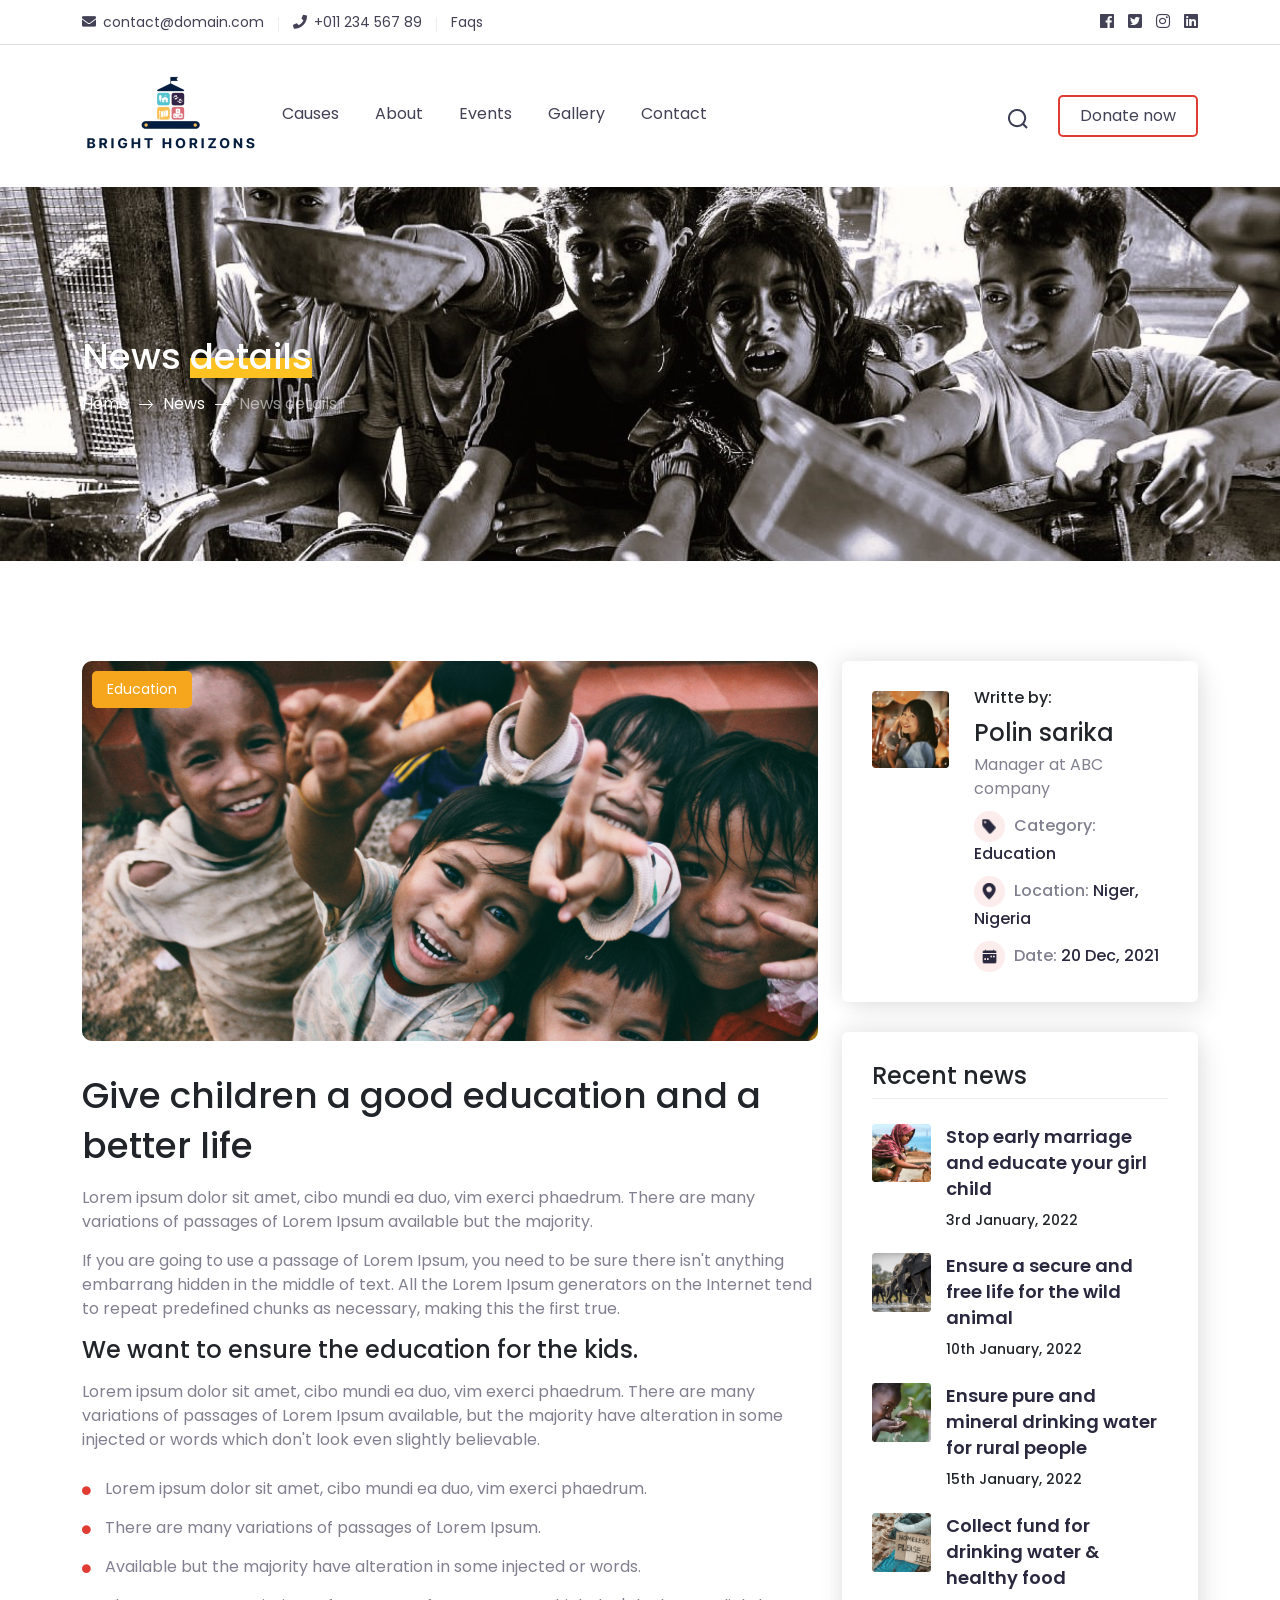
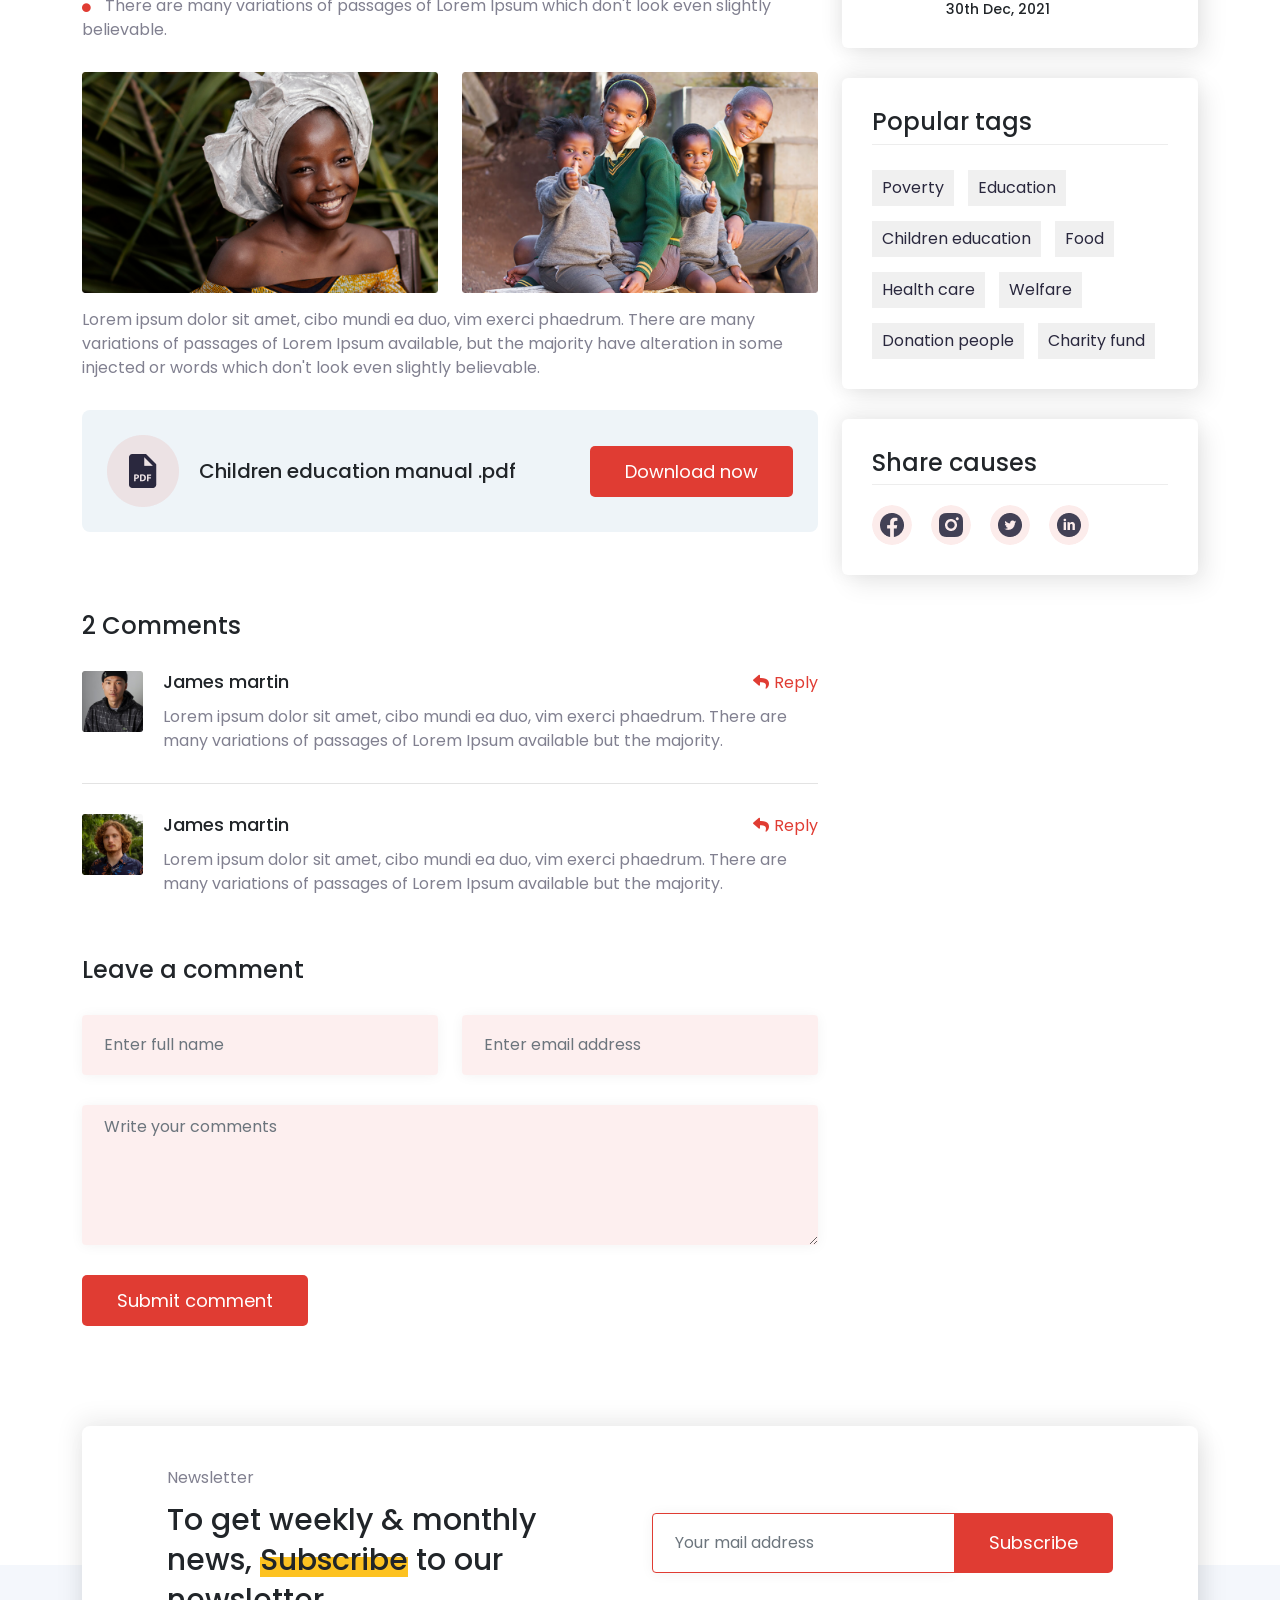
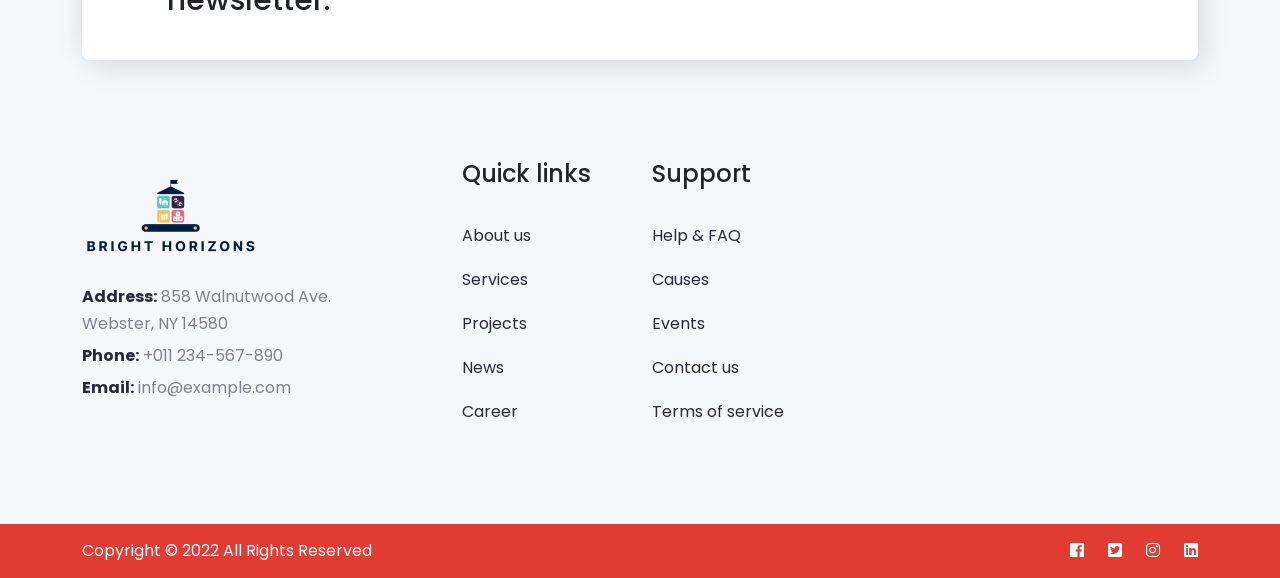
<file: news-details.html>
<!DOCTYPE html>
<html lang="zxx">


<!-- Mirrored from andit.co/projects/html/jago-welfare/news-details.html by HTTrack Website Copier/3.x [XR&CO'2014], Tue, 05 Nov 2024 15:40:01 GMT -->
<head>
    <meta charset="utf-8">
    <meta name="viewport" content="width=device-width, initial-scale=1, shrink-to-fit=no">
    <!-- Title -->
    <title>News Details - Jago Welfare </title>
    <!-- Bootstrap css -->
    <link rel="stylesheet" href="assets/css/bootstrap.min.css" />
    <!-- animate css -->
    <link rel="stylesheet" href="assets/css/animate.min.css" />
    <!-- Fontawesome css -->
    <link rel="stylesheet" href="assets/css/fontawesome.all.min.css" />
    <!-- owl.carousel css -->
    <link rel="stylesheet" href="assets/css/owl.carousel.min.css" />
    <!-- owl.theme.default css -->
    <link rel="stylesheet" href="assets/css/owl.theme.default.min.css" />
    <!-- navber css -->
    <link rel="stylesheet" href="assets/css/navber.css" />
    <!-- meanmenu css -->
    <link rel="stylesheet" href="assets/css/meanmenu.css" />
    <!-- Style css -->
    <link rel="stylesheet" href="assets/css/style.css" />
    <!-- Responsive css -->
    <link rel="stylesheet" href="assets/css/responsive.css" />
    <!-- Favicon -->
    <link rel="icon" type="image/png" href="assets/img/favicon.png">
</head>

<body>
    <!-- Preloader Area -->
    <div class="preloader">
        <div class="d-table">
            <div class="d-table-cell">
                <div class="lds-spinner">
                    <div></div>
                    <div></div>
                    <div></div>
                    <div></div>
                    <div></div>
                    <div></div>
                    <div></div>
                    <div></div>
                    <div></div>
                    <div></div>
                    <div></div>
                    <div></div>
                </div>
            </div>
        </div>
    </div>

    <!-- Header Area -->
    <div class="main_header_arae" id="header-placeholder"></div>

    <!-- search -->
    <div class="search-overlay">
        <div class="d-table">
            <div class="d-table-cell">
                <div class="search-overlay-layer"></div>
                <div class="search-overlay-layer"></div>
                <div class="search-overlay-layer"></div>
                <div class="search-overlay-close">
                    <span class="search-overlay-close-line"></span>
                    <span class="search-overlay-close-line"></span>
                </div>
                <div class="search-overlay-form">
                    <form>
                        <input type="text" class="input-search" placeholder="Search here...">
                        <button type="button"><i class="fas fa-search"></i></button>
                    </form>
                </div>
            </div>
        </div>
    </div>

    <!-- Banner Area -->
    <section id="common_banner_area">
        <div class="container">
            <div class="row">
                <div class="col-lg-12">
                    <div class="commn_banner_page">
                        <h2>News <span class="color_big_heading">details</span></h2>
                        <ul class="breadcrumb_wrapper">
                            <li class="breadcrumb_item"><a href="index-2.html">Home</a></li>
                            <li class="breadcrumb_item"><img src="assets/img/icon/arrow.png" alt="img"></li>
                            <li class="breadcrumb_item"><a href="index-2.html">News</a></li>
                            <li class="breadcrumb_item"><img src="assets/img/icon/arrow.png" alt="img"></li>
                            <li class="breadcrumb_item active">News details</li>
                        </ul>
                    </div>
                </div>
            </div>
        </div>
    </section>

    <!-- News Details Area -->
    <section id="news_details_main" class="section_padding">
        <div class="container">
            <div class="row" id="counter">
                <div class="col-lg-8">
                    <div class="details_wrapper_area">
                        <div class="details_big_img">
                            <img src="assets/img/causes/details-big.png" alt="img">
                            <span class="causes_badge bg-yellow">Education</span>
                        </div>
                        <div class="details_text_wrapper">
                            <h2>Give children a good education and
                                a better life</h2>
                            <p>
                                Lorem ipsum dolor sit amet, cibo mundi ea duo, vim exerci phaedrum. There are many
                                variations of passages of Lorem Ipsum available but the majority.
                            </p>
                            <p>
                                If you are going to use a passage of Lorem Ipsum, you need to be sure there isn't
                                anything embarrang hidden in the middle of text. All the Lorem Ipsum generators on the
                                Internet tend to repeat predefined chunks as necessary, making this the first true.
                            </p>
                            <h3>We want to ensure the education for the kids.</h3>
                            <p>
                                Lorem ipsum dolor sit amet, cibo mundi ea duo, vim exerci phaedrum. There are many
                                variations of passages of Lorem Ipsum available, but the majority have alteration in
                                some injected or words which don't look even slightly believable.
                            </p>
                            <ul>
                                <li><i class="fas fa-circle"></i> Lorem ipsum dolor sit amet, cibo mundi ea duo, vim
                                    exerci phaedrum.</li>
                                <li><i class="fas fa-circle"></i> There are many variations of passages of Lorem Ipsum.
                                </li>
                                <li><i class="fas fa-circle"></i> Available but the majority have alteration in some
                                    injected or words.</li>
                                <li><i class="fas fa-circle"></i> There are many variations of passages of Lorem Ipsum
                                    which don't look even slightly
                                    believable.</li>
                            </ul>
                            <div class="row">
                                <div class="col-lg-6 col-md-6 col-sm-6 col-12">
                                    <div class="details_small_img">
                                        <img src="assets/img/causes/details-small-1.png" alt="img">
                                    </div>
                                </div>
                                <div class="col-lg-6 col-md-6 col-sm-6 col-12">
                                    <div class="details_small_img">
                                        <img src="assets/img/causes/details-small-2.png" alt="img">
                                    </div>
                                </div>
                            </div>
                            <p>
                                Lorem ipsum dolor sit amet, cibo mundi ea duo, vim exerci phaedrum. There are many
                                variations of passages of Lorem Ipsum available, but the majority have alteration in
                                some injected or words which don't look even slightly believable.
                            </p>
                        </div>
                        <div class="download_pdf_area">
                            <div class="pdf_download_left">
                                <img src="assets/img/icon/pdf.png" alt="icon">
                                <h4>Children education manual .pdf</h4>
                            </div>
                            <div class="pdf_download_right">
                                <a href="%21.html#" class="btn btn_md btn_theme">Download now</a>
                            </div>
                        </div>
                        <div class="comment_area_details">
                            <h3>2 Comments</h3>
                            <div class="post_comment_wrapper">
                                <div class="post_comment_item">
                                    <div class="post_comment_img">
                                        <img src="assets/img/common/post-1.png" alt="img">
                                    </div>
                                    <div class="post_comment_text">
                                        <div class="post_names_replay">
                                            <h5>James martin</h5>
                                            <a href="#!"><i class="fas fa-reply"></i>Reply</a>
                                        </div>
                                        <p>Lorem ipsum dolor sit amet, cibo mundi ea duo, vim exerci phaedrum. There are
                                            many variations of passages of Lorem Ipsum available but the majority.</p>
                                    </div>
                                </div>
                                <div class="post_comment_item">
                                    <div class="post_comment_img">
                                        <img src="assets/img/common/post-2.png" alt="img">
                                    </div>
                                    <div class="post_comment_text">
                                        <div class="post_names_replay">
                                            <h5>James martin</h5>
                                            <a href="#!"><i class="fas fa-reply"></i>Reply</a>
                                        </div>
                                        <p>Lorem ipsum dolor sit amet, cibo mundi ea duo, vim exerci phaedrum. There are
                                            many variations of passages of Lorem Ipsum available but the majority.</p>
                                    </div>

                                </div>
                            </div>
                        </div>
                        <div class="comment_form_area">
                            <h3>Leave a comment</h3>
                            <div class="comment_form">
                                <form action="#!" id="comment_form">
                                    <div class="row">
                                        <div class="col-lg-6">
                                            <div class="form-group">
                                                <input type="text" class="form-control" placeholder="Enter full name"
                                                    required />
                                            </div>
                                        </div>
                                        <div class="col-lg-6">
                                            <div class="form-group">
                                                <input type="text" class="form-control"
                                                    placeholder="Enter email address" required />
                                            </div>
                                        </div>
                                        <div class="col-lg-12">
                                            <div class="form-group">
                                                <textarea rows="5" placeholder="Write your comments"
                                                    class="form-control" required></textarea>
                                            </div>
                                        </div>
                                        <div class="col-lg-12">
                                            <div class="submit_btn">
                                                <button class="btn btn_theme btn_md">Submit comment</button>
                                            </div>
                                        </div>
                                    </div>
                                </form>
                            </div>
                        </div>
                    </div>
                </div>
                <div class="col-lg-4">
                    <div class="sidebar_first">
                        <!-- Project Organizer -->
                        <div class="project_organizer_wrapper sidebar_boxed">
                            <div class="project_organizer_img">
                                <img src="assets/img/sidebar/project_organizer.png" alt="img" />
                            </div>
                            <div class="project_organizer_text">
                                <h5>Writte by:</h5>
                                <h3>Polin sarika</h3>
                                <p>Manager at ABC company</p>
                                <ul>
                                    <li><img src="assets/img/icon/tag.png" alt="icon"> Category: <span>Education</span>
                                    </li>
                                    <li><img src="assets/img/icon/map.png" alt="icon"> Location: <span>Niger,
                                            Nigeria</span></li>
                                    <li><img src="assets/img/icon/cal.png" alt="icon"> Date: <span>20 Dec, 2021</span>
                                    </li>
                                </ul>
                            </div>
                        </div>
                        <!-- Recent Causes -->
                        <div class="recent_causes_wrapper sidebar_boxed">
                            <div class="sidebar_heading_main">
                                <h3>Recent news</h3>
                            </div>
                            <div class="recent_donet_item">
                                <div class="recent_donet_img">
                                    <a href="#"><img src="assets/img/sidebar/rec-cas-1.png"
                                            alt="img"></a>
                                </div>
                                <div class="recent_donet_text">
                                    <div class="sidebar_inner_heading">
                                        <h4><a href="#">Stop early marriage and educate
                                                your girl child</a></h4>
                                    </div>
                                    <h6>3rd January, 2022</h6>
                                </div>
                            </div>
                            <div class="recent_donet_item">
                                <div class="recent_donet_img">
                                    <a href="#"><img src="assets/img/sidebar/rec-cas-2.png"
                                            alt="img"></a>
                                </div>
                                <div class="recent_donet_text">
                                    <div class="sidebar_inner_heading">
                                        <h4><a href="#">Ensure a secure and free life for
                                                the wild animal</a></h4>
                                    </div>
                                    <h6>10th January, 2022</h6>
                                </div>
                            </div>
                            <div class="recent_donet_item">
                                <div class="recent_donet_img">
                                    <a href="#"><img src="assets/img/sidebar/rec-cas-3.png"
                                            alt="img"></a>
                                </div>
                                <div class="recent_donet_text">
                                    <div class="sidebar_inner_heading">
                                        <h4><a href="#">Ensure pure and mineral drinking
                                                water for rural people</a></h4>
                                    </div>
                                    <h6>15th January, 2022</h6>
                                </div>
                            </div>
                            <div class="recent_donet_item">
                                <div class="recent_donet_img">
                                    <a href="#"><img src="assets/img/sidebar/rec-cas-4.png"
                                            alt="img"></a>
                                </div>
                                <div class="recent_donet_text">
                                    <div class="sidebar_inner_heading">
                                        <h4><a href="#"> Collect fund for drinking water &
                                                healthy food</a></h4>
                                    </div>
                                    <h6>30th Dec, 2021</h6>
                                </div>
                            </div>
                        </div>
                        <!-- Popular tags -->
                        <div class="share_causes_wrapper sidebar_boxed">
                            <div class="sidebar_heading_main">
                                <h3>Popular tags</h3>
                            </div>
                            <div class="popular_tags">
                                <ul>
                                    <li><a href="news.html">Poverty</a></li>
                                    <li><a href="news.html">Education</a></li>
                                    <li><a href="news.html">Children education</a></li>
                                    <li><a href="news.html">Food</a></li>
                                    <li><a href="news.html">Health care</a></li>
                                    <li><a href="news.html">Welfare</a></li>
                                    <li><a href="news.html">Donation people</a></li>
                                    <li><a href="news.html">Charity fund</a></li>
                                </ul>
                            </div>
                        </div>
                        <!-- share Causes -->
                        <div class="share_causes_wrapper sidebar_boxed">
                            <div class="sidebar_heading_main">
                                <h3>Share causes</h3>
                            </div>
                            <div class="social_icon_sidebar">
                                <ul>
                                    <li><a href="#!"><img src="assets/img/icon/facebook.png" alt="icon"></a></li>
                                    <li><a href="#!"><img src="assets/img/icon/instagram.png" alt="icon"></a></li>
                                    <li><a href="#!"><img src="assets/img/icon/twitter.png" alt="icon"></a></li>
                                    <li><a href="#!"><img src="assets/img/icon/linkedin.png" alt="icon"></a></li>
                                </ul>
                            </div>
                        </div>
                    </div>
                </div>
            </div>
        </div>
    </section>

    <!-- Subscribe Area -->
    <div id="footer-placeholder"></div>
    <script src="assets/js/loader.js"></script>
    <script src="assets/js/jquery.min.js"></script>
    <!-- Bootstrap js -->
    <script src="assets/js/bootstrap.bundle.js"></script>
    <!-- Meanu js -->
    <script src="assets/js/jquery.meanmenu.js"></script>
    <!-- owl carousel js -->
    <script src="assets/js/owl.carousel.min.js"></script>
    <!-- wow.js -->
    <script src="assets/js/wow.min.js"></script>
    <!-- waypoints.js -->
    <script src="assets/js/waypoints.min.js"></script>
    <!-- counterup.js -->
    <script src="assets/js/jquery.counterup.min.js"></script>
    <!-- Custom js -->
    <script src="assets/js/custom.js"></script>
    
</body>


<!-- Mirrored from andit.co/projects/html/jago-welfare/news-details.html by HTTrack Website Copier/3.x [XR&CO'2014], Tue, 05 Nov 2024 15:40:01 GMT -->
</html>
</file>
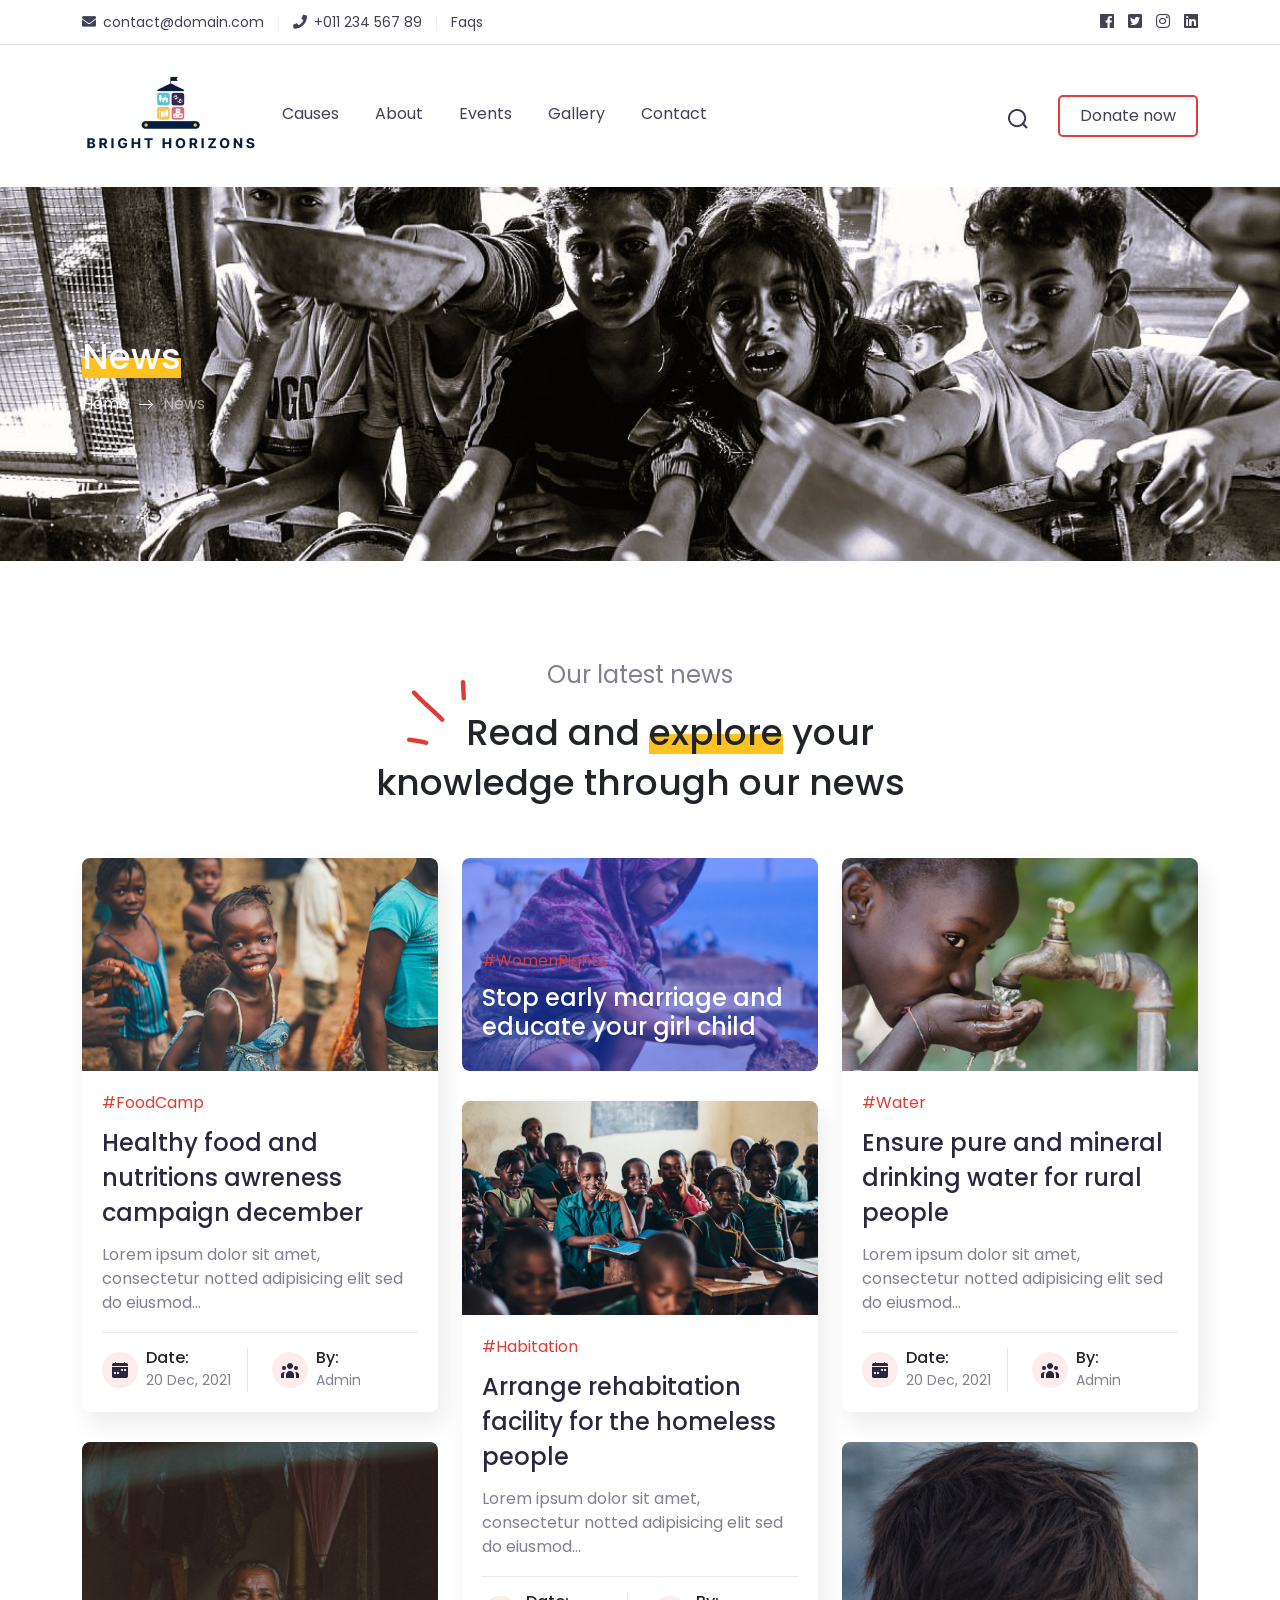
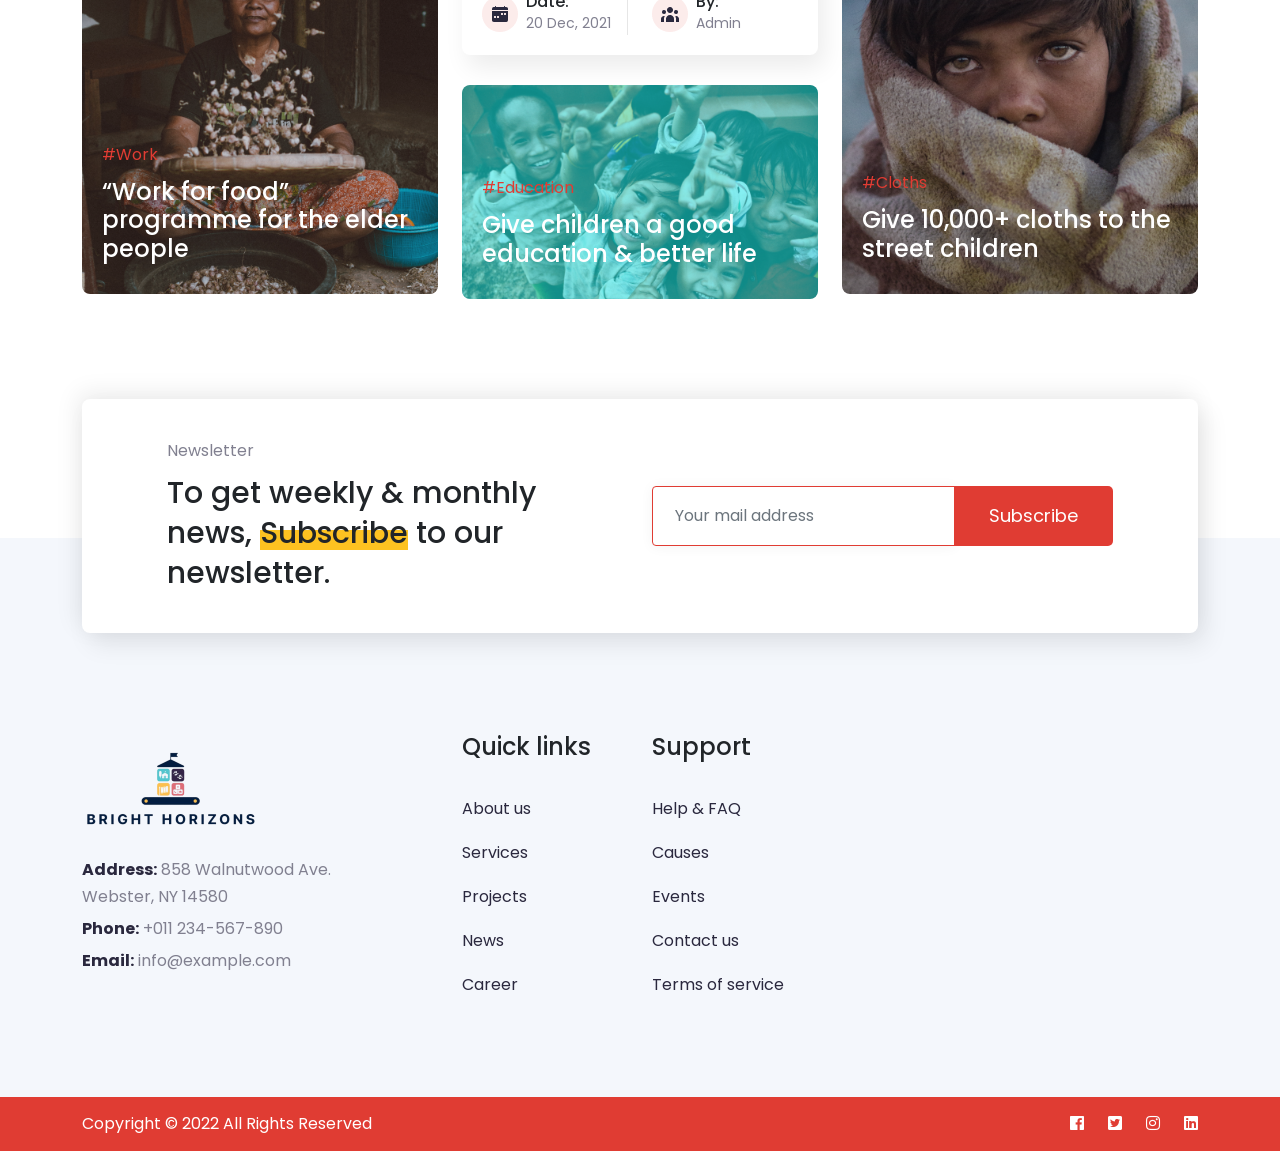
<file: news.html>
<!DOCTYPE html>
<html lang="zxx">


<!-- Mirrored from andit.co/projects/html/jago-welfare/news.html by HTTrack Website Copier/3.x [XR&CO'2014], Tue, 05 Nov 2024 15:39:59 GMT -->
<head>
    <meta charset="utf-8">
    <meta name="viewport" content="width=device-width, initial-scale=1, shrink-to-fit=no">
    <!-- Title -->
    <title>News - Jago Welfare </title>
    <!-- Bootstrap css -->
    <link rel="stylesheet" href="assets/css/bootstrap.min.css" />
    <!-- animate css -->
    <link rel="stylesheet" href="assets/css/animate.min.css" />
    <!-- Fontawesome css -->
    <link rel="stylesheet" href="assets/css/fontawesome.all.min.css" />
    <!-- owl.carousel css -->
    <link rel="stylesheet" href="assets/css/owl.carousel.min.css" />
    <!-- owl.theme.default css -->
    <link rel="stylesheet" href="assets/css/owl.theme.default.min.css" />
    <!-- navber css -->
    <link rel="stylesheet" href="assets/css/navber.css" />
    <!-- meanmenu css -->
    <link rel="stylesheet" href="assets/css/meanmenu.css" />
    <!-- Style css -->
    <link rel="stylesheet" href="assets/css/style.css" />
    <!-- Responsive css -->
    <link rel="stylesheet" href="assets/css/responsive.css" />
    <!-- Favicon -->
    <link rel="icon" type="image/png" href="assets/img/favicon.png">
</head>

<body>
    <!-- Preloader Area -->
    <div class="preloader">
        <div class="d-table">
            <div class="d-table-cell">
                <div class="lds-spinner">
                    <div></div>
                    <div></div>
                    <div></div>
                    <div></div>
                    <div></div>
                    <div></div>
                    <div></div>
                    <div></div>
                    <div></div>
                    <div></div>
                    <div></div>
                    <div></div>
                </div>
            </div>
        </div>
    </div>

    <!-- Header Area -->
    <div class="main_header_arae" id="header-placeholder"></div>

    <!-- search -->
    <div class="search-overlay">
        <div class="d-table">
            <div class="d-table-cell">
                <div class="search-overlay-layer"></div>
                <div class="search-overlay-layer"></div>
                <div class="search-overlay-layer"></div>
                <div class="search-overlay-close">
                    <span class="search-overlay-close-line"></span>
                    <span class="search-overlay-close-line"></span>
                </div>
                <div class="search-overlay-form">
                    <form>
                        <input type="text" class="input-search" placeholder="Search here...">
                        <button type="button"><i class="fas fa-search"></i></button>
                    </form>
                </div>
            </div>
        </div>
    </div>

    <!-- Banner Area -->
    <section id="common_banner_area">
        <div class="container">
            <div class="row">
                <div class="col-lg-12">
                    <div class="commn_banner_page">
                        <h2><span class="color_big_heading">News</span></h2>
                        <ul class="breadcrumb_wrapper">
                            <li class="breadcrumb_item"><a href="index-2.html">Home</a></li>
                            <li class="breadcrumb_item"><img src="assets/img/icon/arrow.png" alt="img"></li>
                            <li class="breadcrumb_item active">News</li>
                        </ul>
                    </div>
                </div>
            </div>
        </div>
    </section>

    <!-- News Area -->
    <section id="main_blog_area" class="section_padding">
        <div class="container">
            <div class="row">
                <div class="col-lg-6 offset-lg-3 col-md-12 col-sm-12 col-12">
                    <div class="section_heading">
                        <h3>Our latest news</h3>
                        <h2>Read and <span class="color_big_heading">explore</span> your
                            knowledge through our news
                        </h2>
                    </div>
                </div>
            </div>
            <div class="row">
                <div class="col-lg-4">
                    <div class="blog_card_wrapper">
                        <div class="blog_card_img">
                            <a href="news-details.html"><img src="assets/img/blog/blog-1.png" alt="img"></a>
                        </div>
                        <div class="blog_card_text">
                            <div class="blog_card_tags">
                                <a href="news-details.html">#FoodCamp</a>
                            </div>
                            <div class="blog_card_heading">
                                <h3><a href="news-details.html">Healthy food and nutritions awreness campaign
                                        december</a></h3>
                                <p>Lorem ipsum dolor sit amet, consectetur notted adipisicing elit sed do eiusmod...</p>
                            </div>
                            <div class="blog_boxed_bottom_wrapper">
                                <div class="row">
                                    <div class="col-lg-6 col-md-6 col-sm-6 col-6">
                                        <div class="blog_bottom_boxed">
                                            <div class="blog_bottom_icon">
                                                <img src="assets/img/icon/cal.png" alt="icon">
                                            </div>
                                            <div class="blog_bottom_content">
                                                <h5>Date:</h5>
                                                <p>20 Dec, 2021</p>
                                            </div>
                                        </div>
                                    </div>
                                    <div class="col-lg-6 col-md-6 col-sm-6 col-6">
                                        <div class="blog_bottom_boxed blog_left_padding">
                                            <div class="blog_bottom_icon">
                                                <img src="assets/img/icon/user.png" alt="icon">
                                            </div>
                                            <div class="blog_bottom_content">
                                                <h5>By:</h5>
                                                <p>Admin</p>
                                            </div>
                                        </div>
                                    </div>
                                </div>
                            </div>
                        </div>
                    </div>
                    <div class="blog_two_wrapper mt-30">
                        <a href="news-details.html"><img src="assets/img/blog/blog-1-long.png" alt="img"></a>
                        <div class="news_two_text">
                            <a href="news-details.html">#Work</a>
                            <h3><a href="news-details.html">“Work for food” programme for
                                    the elder people</a></h3>
                        </div>
                    </div>
                </div>
                <div class="col-lg-4">
                    <div class="blog_two_wrapper">
                        <a href="news-details.html"><img src="assets/img/blog/blog_small-1.png" alt="img"></a>
                        <div class="news_two_text">
                            <a href="news-details.html">#WomenRights</a>
                            <h3><a href="news-details.html">Stop early marriage and educate your girl child</a></h3>
                        </div>
                    </div>
                    <div class="blog_card_wrapper mt-30">
                        <div class="blog_card_img">
                            <a href="news-details.html"><img src="assets/img/blog/blog-2.png" alt="img"></a>
                        </div>
                        <div class="blog_card_text">
                            <div class="blog_card_tags">
                                <a href="news.html">#Habitation</a>
                            </div>
                            <div class="blog_card_heading">
                                <h3><a href="news-details.html">Arrange rehabitation facility for the homeless
                                        people</a></h3>
                                <p>Lorem ipsum dolor sit amet, consectetur notted adipisicing elit sed do eiusmod...</p>
                            </div>
                            <div class="blog_boxed_bottom_wrapper ">
                                <div class="row">
                                    <div class="col-lg-6 col-md-6 col-sm-6 col-6">
                                        <div class="blog_bottom_boxed">
                                            <div class="blog_bottom_icon">
                                                <img src="assets/img/icon/cal.png" alt="icon">
                                            </div>
                                            <div class="blog_bottom_content">
                                                <h5>Date:</h5>
                                                <p>20 Dec, 2021</p>
                                            </div>
                                        </div>
                                    </div>
                                    <div class="col-lg-6 col-md-6 col-sm-6 col-6">
                                        <div class="blog_bottom_boxed blog_left_padding">
                                            <div class="blog_bottom_icon">
                                                <img src="assets/img/icon/user.png" alt="icon">
                                            </div>
                                            <div class="blog_bottom_content">
                                                <h5>By:</h5>
                                                <p>Admin</p>
                                            </div>
                                        </div>
                                    </div>
                                </div>
                            </div>
                        </div>
                    </div>
                    <div class="blog_two_wrapper mt-30">
                        <a href="news-details.html"><img src="assets/img/blog/blog_small-2.png" alt="img"></a>
                        <div class="news_two_text">
                            <a href="news-details.html">#Education</a>
                            <h3><a href="news-details.html">Give children a good education
                                    & better life</a></h3>
                        </div>
                    </div>
                </div>
                <div class="col-lg-4">
                    <div class="blog_card_wrapper">
                        <div class="blog_card_img">
                            <a href="news-details.html"><img src="assets/img/blog/blog-3.png" alt="img"></a>
                        </div>
                        <div class="blog_card_text">
                            <div class="blog_card_tags">
                                <a href="news.html">#Water</a>
                            </div>
                            <div class="blog_card_heading">
                                <h3><a href="news-details.html">Ensure pure and mineral drinking
                                        water for rural people</a></h3>
                                <p>Lorem ipsum dolor sit amet, consectetur notted adipisicing elit sed do eiusmod...</p>
                            </div>
                            <div class="blog_boxed_bottom_wrapper">
                                <div class="row">
                                    <div class="col-lg-6 col-md-6 col-sm-6 col-6">
                                        <div class="blog_bottom_boxed">
                                            <div class="blog_bottom_icon">
                                                <img src="assets/img/icon/cal.png" alt="icon">
                                            </div>
                                            <div class="blog_bottom_content">
                                                <h5>Date:</h5>
                                                <p>20 Dec, 2021</p>
                                            </div>
                                        </div>
                                    </div>
                                    <div class="col-lg-6 col-md-6 col-sm-6 col-6">
                                        <div class="blog_bottom_boxed blog_left_padding">
                                            <div class="blog_bottom_icon">
                                                <img src="assets/img/icon/user.png" alt="icon">
                                            </div>
                                            <div class="blog_bottom_content">
                                                <h5>By:</h5>
                                                <p>Admin</p>
                                            </div>
                                        </div>
                                    </div>
                                </div>
                            </div>
                        </div>
                    </div>
                    <div class="blog_two_wrapper mt-30">
                        <a href="news-details.html"><img src="assets/img/blog/blog-2-long.png" alt="img"></a>
                        <div class="news_two_text">
                            <a href="news-details.html">#Cloths</a>
                            <h3><a href="news-details.html">Give 10,000+ cloths to the street
                                    children</a></h3>
                        </div>
                    </div>
                </div>
            </div>
        </div>

    </section>

    <!-- Subscribe Area -->
    <div id="footer-placeholder"></div>
    <script src="assets/js/loader.js"></script>
    <script src="assets/js/jquery.min.js"></script>
    <!-- Bootstrap js -->
    <script src="assets/js/bootstrap.bundle.js"></script>
    <!-- Meanu js -->
    <script src="assets/js/jquery.meanmenu.js"></script>
    <!-- owl carousel js -->
    <script src="assets/js/owl.carousel.min.js"></script>
    <!-- wow.js -->
    <script src="assets/js/wow.min.js"></script>
    <!-- waypoints.js -->
    <script src="assets/js/waypoints.min.js"></script>
    <!-- counterup.js -->
    <script src="assets/js/jquery.counterup.min.js"></script>
    <!-- Custom js -->
    <script src="assets/js/custom.js"></script>
    
</body>


<!-- Mirrored from andit.co/projects/html/jago-welfare/news.html by HTTrack Website Copier/3.x [XR&CO'2014], Tue, 05 Nov 2024 15:40:01 GMT -->
</html>
</file>
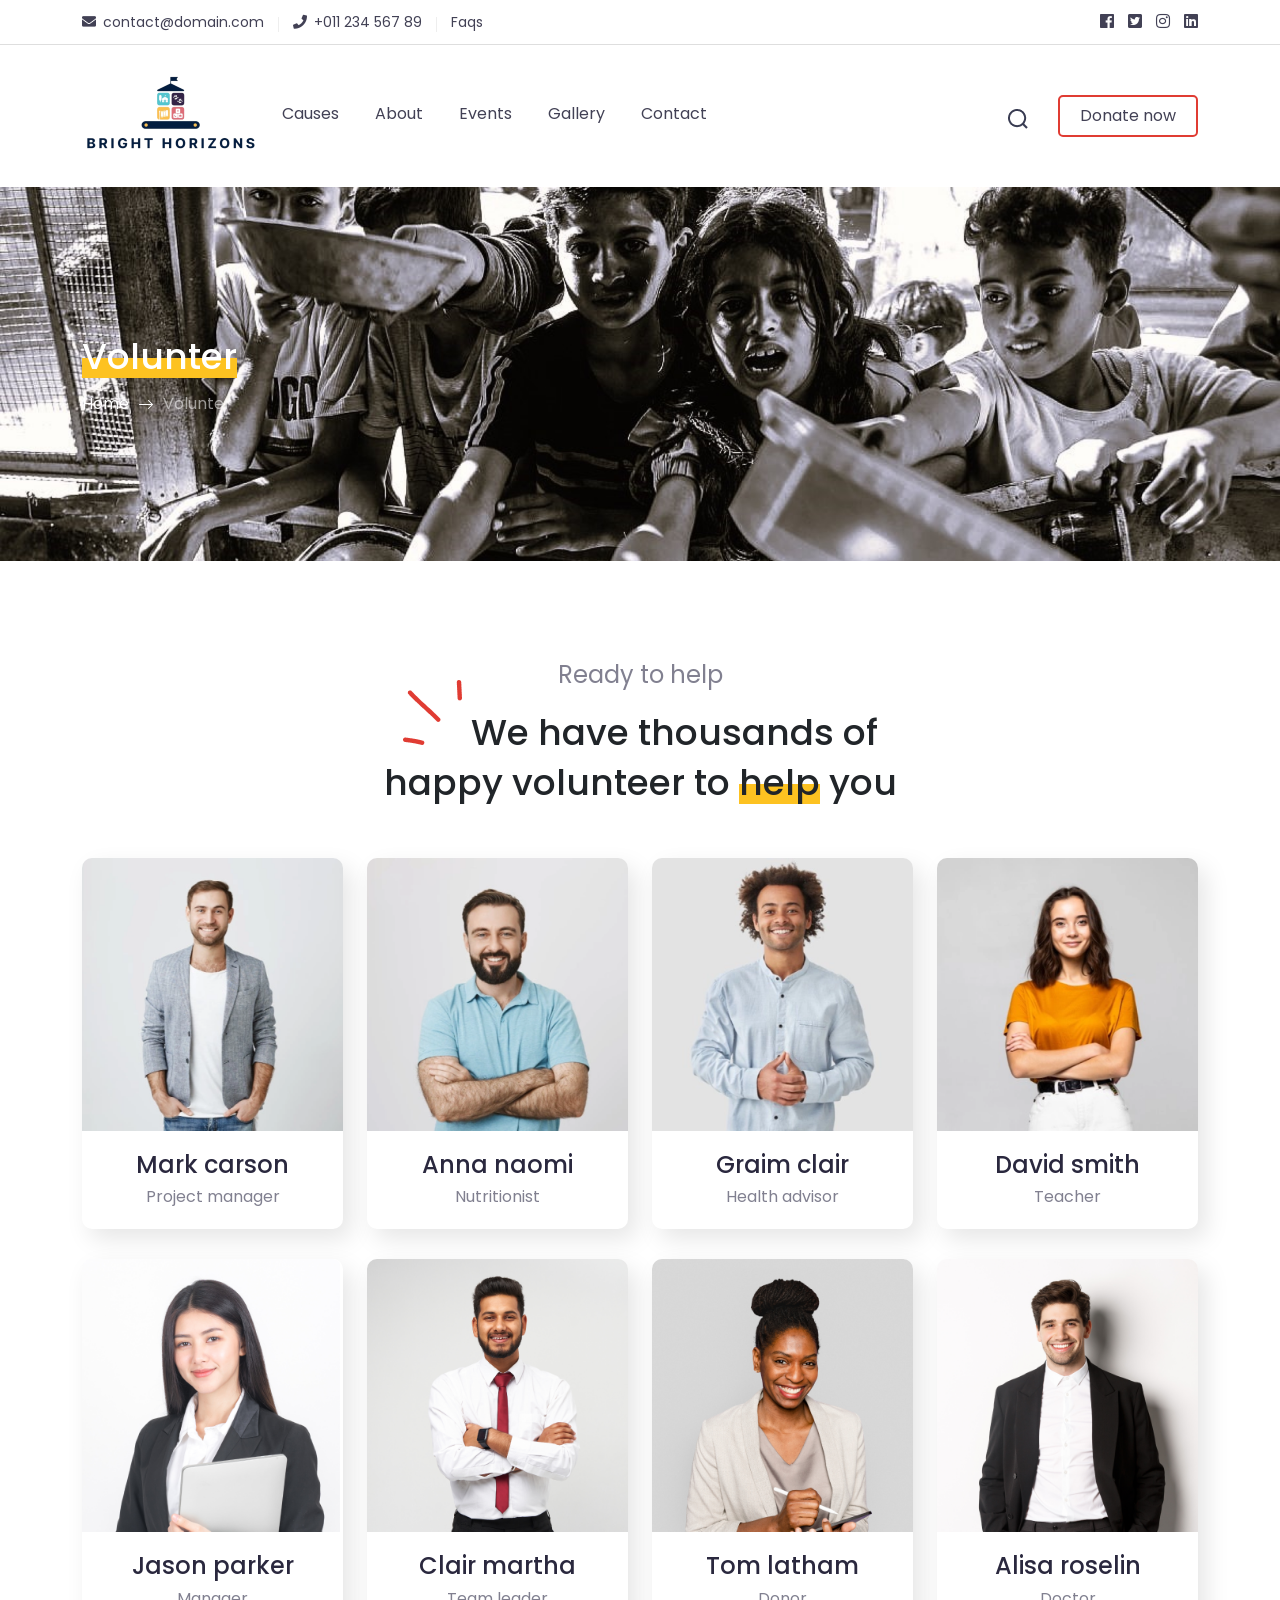
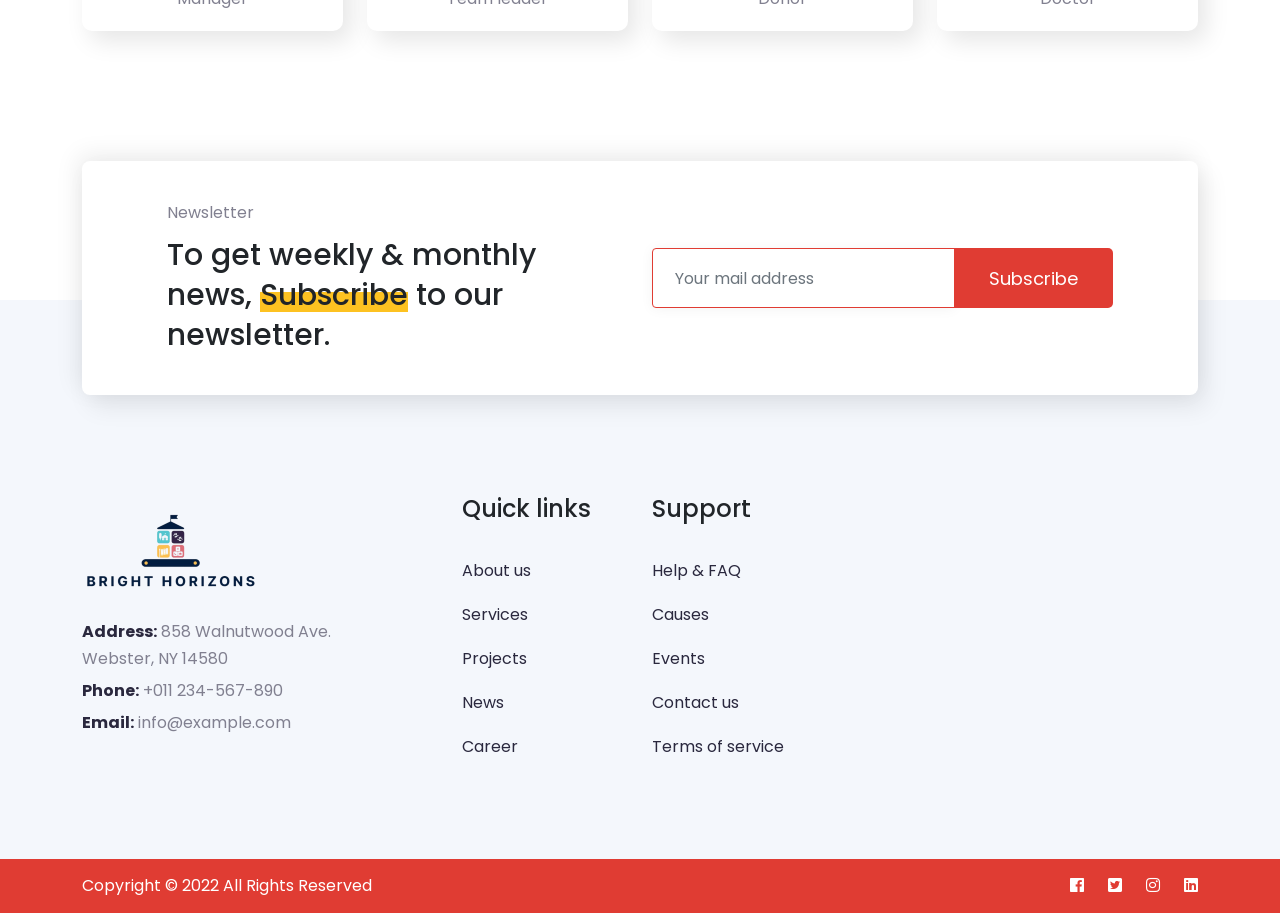
<file: volunter.html>
<!DOCTYPE html>
<html lang="zxx">


<!-- Mirrored from andit.co/projects/html/jago-welfare/volunter.html by HTTrack Website Copier/3.x [XR&CO'2014], Tue, 05 Nov 2024 15:40:04 GMT -->
<head>
    <meta charset="utf-8">
    <meta name="viewport" content="width=device-width, initial-scale=1, shrink-to-fit=no">
    <!-- Title -->
    <title>Volunter - Jago Welfare </title>
    <!-- Bootstrap css -->
    <link rel="stylesheet" href="assets/css/bootstrap.min.css" />
    <!-- animate css -->
    <link rel="stylesheet" href="assets/css/animate.min.css" />
    <!-- Fontawesome css -->
    <link rel="stylesheet" href="assets/css/fontawesome.all.min.css" />
    <!-- owl.carousel css -->
    <link rel="stylesheet" href="assets/css/owl.carousel.min.css" />
    <!-- owl.theme.default css -->
    <link rel="stylesheet" href="assets/css/owl.theme.default.min.css" />
    <!-- navber css -->
    <link rel="stylesheet" href="assets/css/navber.css" />
    <!-- meanmenu css -->
    <link rel="stylesheet" href="assets/css/meanmenu.css" />
    <!-- Style css -->
    <link rel="stylesheet" href="assets/css/style.css" />
    <!-- Responsive css -->
    <link rel="stylesheet" href="assets/css/responsive.css" />
    <!-- Favicon -->
    <link rel="icon" type="image/png" href="assets/img/favicon.png">
</head>

<body>
    <!-- Preloader Area -->
    <div class="preloader">
        <div class="d-table">
            <div class="d-table-cell">
                <div class="lds-spinner">
                    <div></div>
                    <div></div>
                    <div></div>
                    <div></div>
                    <div></div>
                    <div></div>
                    <div></div>
                    <div></div>
                    <div></div>
                    <div></div>
                    <div></div>
                    <div></div>
                </div>
            </div>
        </div>
    </div>

    <!-- Header Area -->
    <div class="main_header_arae" id="header-placeholder"></div>
    <!-- search -->
    <div class="search-overlay">
        <div class="d-table">
            <div class="d-table-cell">
                <div class="search-overlay-layer"></div>
                <div class="search-overlay-layer"></div>
                <div class="search-overlay-layer"></div>
                <div class="search-overlay-close">
                    <span class="search-overlay-close-line"></span>
                    <span class="search-overlay-close-line"></span>
                </div>
                <div class="search-overlay-form">
                    <form>
                        <input type="text" class="input-search" placeholder="Search here...">
                        <button type="button"><i class="fas fa-search"></i></button>
                    </form>
                </div>
            </div>
        </div>
    </div>

    <!-- Banner Area -->
    <section id="common_banner_area">
        <div class="container">
            <div class="row">
                <div class="col-lg-12">
                    <div class="commn_banner_page">
                        <h2><span class="color_big_heading">Volunter</span></h2>
                        <ul class="breadcrumb_wrapper">
                            <li class="breadcrumb_item"><a href="index-2.html">Home</a></li>
                            <li class="breadcrumb_item"><img src="assets/img/icon/arrow.png" alt="img"></li>
                            <li class="breadcrumb_item active">Volunter</li>
                        </ul>
                    </div>
                </div>
            </div>
        </div>
    </section>

    <!-- volunteer Area -->
    <section id="volunteer_area_main" class="section_padding ">
        <div class="container">
            <div class="row">
                <div class="col-lg-6 offset-lg-3 col-md-12 col-sm-12 col-12">
                    <div class="section_heading">
                        <h3>Ready to help</h3>
                        <h2> We have thousands of happy
                            volunteer to <span class="color_big_heading">help</span> you</h2>
                    </div>
                </div>
            </div>
            <div class="row">
                <div class="col-lg-3 col-md-4 col-sm-6 col-12">
                    <div class="volunteer_wrapper">
                        <div class="volunteer_img">
                            <img src="assets/img/volunteer/volunteer-1.png" alt="img">
                            <div class="volunteer_icon">
                                <ul>
                                    <li>
                                        <a href="#!"><i class="fab fa-facebook"></i></a>
                                    </li>
                                    <li>
                                        <a href="#!"><i class="fab fa-twitter-square"></i></a>
                                    </li>
                                    <li>
                                        <a href="#!"><i class="fab fa-instagram"></i></a>
                                    </li>
                                    <li>
                                        <a href="#!"><i class="fab fa-linkedin"></i></a>
                                    </li>
                                </ul>
                            </div>
                        </div>
                        <div class="volunteer_text">
                            <h3><a href="#!">Mark carson</a></h3>
                            <p>Project manager</p>
                        </div>
                    </div>
                </div>
                <div class="col-lg-3 col-md-4 col-sm-6 col-12">
                    <div class="volunteer_wrapper">
                        <div class="volunteer_img">
                            <img src="assets/img/volunteer/volunteer-2.png" alt="img">
                            <div class="volunteer_icon">
                                <ul>
                                    <li>
                                        <a href="#!"><i class="fab fa-facebook"></i></a>
                                    </li>
                                    <li>
                                        <a href="#!"><i class="fab fa-twitter-square"></i></a>
                                    </li>
                                    <li>
                                        <a href="#!"><i class="fab fa-instagram"></i></a>
                                    </li>
                                    <li>
                                        <a href="#!"><i class="fab fa-linkedin"></i></a>
                                    </li>
                                </ul>
                            </div>
                        </div>

                        <div class="volunteer_text">
                            <h3><a href="#!">Anna naomi</a></h3>
                            <p>Nutritionist</p>
                        </div>
                    </div>
                </div>
                <div class="col-lg-3 col-md-4 col-sm-6 col-12">
                    <div class="volunteer_wrapper">
                        <div class="volunteer_img">
                            <img src="assets/img/volunteer/volunteer-3.png" alt="img">
                            <div class="volunteer_icon">
                                <ul>
                                    <li>
                                        <a href="#!"><i class="fab fa-facebook"></i></a>
                                    </li>
                                    <li>
                                        <a href="#!"><i class="fab fa-twitter-square"></i></a>
                                    </li>
                                    <li>
                                        <a href="#!"><i class="fab fa-instagram"></i></a>
                                    </li>
                                    <li>
                                        <a href="#!"><i class="fab fa-linkedin"></i></a>
                                    </li>
                                </ul>
                            </div>
                        </div>

                        <div class="volunteer_text">
                            <h3><a href="#!">Graim clair</a></h3>
                            <p>Health advisor</p>
                        </div>
                    </div>
                </div>
                <div class="col-lg-3 col-md-4 col-sm-6 col-12">
                    <div class="volunteer_wrapper">
                        <div class="volunteer_img">
                            <img src="assets/img/volunteer/volunteer-4.png" alt="img">
                            <div class="volunteer_icon">
                                <ul>
                                    <li>
                                        <a href="#!"><i class="fab fa-facebook"></i></a>
                                    </li>
                                    <li>
                                        <a href="#!"><i class="fab fa-twitter-square"></i></a>
                                    </li>
                                    <li>
                                        <a href="#!"><i class="fab fa-instagram"></i></a>
                                    </li>
                                    <li>
                                        <a href="#!"><i class="fab fa-linkedin"></i></a>
                                    </li>
                                </ul>
                            </div>
                        </div>

                        <div class="volunteer_text">
                            <h3><a href="#!">David smith</a></h3>
                            <p>Teacher</p>
                        </div>
                    </div>
                </div>
                <div class="col-lg-3 col-md-4 col-sm-6 col-12">
                    <div class="volunteer_wrapper">
                        <div class="volunteer_img">
                            <img src="assets/img/volunteer/volunteer-5.png" alt="img">
                            <div class="volunteer_icon">
                                <ul>
                                    <li>
                                        <a href="#!"><i class="fab fa-facebook"></i></a>
                                    </li>
                                    <li>
                                        <a href="#!"><i class="fab fa-twitter-square"></i></a>
                                    </li>
                                    <li>
                                        <a href="#!"><i class="fab fa-instagram"></i></a>
                                    </li>
                                    <li>
                                        <a href="#!"><i class="fab fa-linkedin"></i></a>
                                    </li>
                                </ul>
                            </div>
                        </div>

                        <div class="volunteer_text">
                            <h3><a href="#!">Jason parker</a></h3>
                            <p>Manager</p>
                        </div>
                    </div>
                </div>
                <div class="col-lg-3 col-md-4 col-sm-6 col-12">
                    <div class="volunteer_wrapper">
                        <div class="volunteer_img">
                            <img src="assets/img/volunteer/volunteer-6.png" alt="img">
                            <div class="volunteer_icon">
                                <ul>
                                    <li>
                                        <a href="#!"><i class="fab fa-facebook"></i></a>
                                    </li>
                                    <li>
                                        <a href="#!"><i class="fab fa-twitter-square"></i></a>
                                    </li>
                                    <li>
                                        <a href="#!"><i class="fab fa-instagram"></i></a>
                                    </li>
                                    <li>
                                        <a href="#!"><i class="fab fa-linkedin"></i></a>
                                    </li>
                                </ul>
                            </div>
                        </div>

                        <div class="volunteer_text">
                            <h3><a href="#!">Clair martha</a></h3>
                            <p>Team leader</p>
                        </div>
                    </div>
                </div>
                <div class="col-lg-3 col-md-4 col-sm-6 col-12">
                    <div class="volunteer_wrapper">
                        <div class="volunteer_img">
                            <img src="assets/img/volunteer/volunteer-7.png" alt="img">
                            <div class="volunteer_icon">
                                <ul>
                                    <li>
                                        <a href="#!"><i class="fab fa-facebook"></i></a>
                                    </li>
                                    <li>
                                        <a href="#!"><i class="fab fa-twitter-square"></i></a>
                                    </li>
                                    <li>
                                        <a href="#!"><i class="fab fa-instagram"></i></a>
                                    </li>
                                    <li>
                                        <a href="#!"><i class="fab fa-linkedin"></i></a>
                                    </li>
                                </ul>
                            </div>
                        </div>

                        <div class="volunteer_text">
                            <h3><a href="#!">Tom latham </a></h3>
                            <p>Donor</p>
                        </div>
                    </div>
                </div>
                <div class="col-lg-3 col-md-4 col-sm-6 col-12">
                    <div class="volunteer_wrapper">
                        <div class="volunteer_img">
                            <img src="assets/img/volunteer/volunteer-8.png" alt="img">
                            <div class="volunteer_icon">
                                <ul>
                                    <li>
                                        <a href="#!"><i class="fab fa-facebook"></i></a>
                                    </li>
                                    <li>
                                        <a href="#!"><i class="fab fa-twitter-square"></i></a>
                                    </li>
                                    <li>
                                        <a href="#!"><i class="fab fa-instagram"></i></a>
                                    </li>
                                    <li>
                                        <a href="#!"><i class="fab fa-linkedin"></i></a>
                                    </li>
                                </ul>
                            </div>
                        </div>

                        <div class="volunteer_text">
                            <h3><a href="#!">Alisa roselin</a></h3>
                            <p>Doctor</p>
                        </div>
                    </div>
                </div>
            </div>
        </div>
    </section>

    <!-- Subscribe Area -->
    <div id="footer-placeholder"></div>
    <script src="assets/js/loader.js"></script>
    <script src="assets/js/jquery.min.js"></script>
    <!-- Bootstrap js -->
    <script src="assets/js/bootstrap.bundle.js"></script>
    <!-- Meanu js -->
    <script src="assets/js/jquery.meanmenu.js"></script>
    <!-- owl carousel js -->
    <script src="assets/js/owl.carousel.min.js"></script>
    <!-- wow.js -->
    <script src="assets/js/wow.min.js"></script>
    <!-- waypoints.js -->
    <script src="assets/js/waypoints.min.js"></script>
    <!-- counterup.js -->
    <script src="assets/js/jquery.counterup.min.js"></script>
    <!-- Custom js -->
    <script src="assets/js/custom.js"></script>
    
</body>


<!-- Mirrored from andit.co/projects/html/jago-welfare/volunter.html by HTTrack Website Copier/3.x [XR&CO'2014], Tue, 05 Nov 2024 15:40:07 GMT -->
</html>
</file>
<file: assets/css/navber.css>
.topbar-area {
    padding-top: 10px;
    padding-bottom: 10px;
    border-bottom: 1px solid #00000021;
    background-color: transparent;
}

.topbar-list {
    padding: 0;
    margin-bottom: 0
}

.topbar-list li {
    position: relative;
    list-style-type: none;
    display: inline-block;
    color: var(--navber-color);
    margin-right: 25px;
    font-size: 14px;
}


.topbar-list li::before {
    content: "";
    position: absolute;
    top: 5px;
    right: -15px;
    width: 1px;
    height: 15px;
    background-color: #dbdbdb78;
}

.topbar-list li:last-child::before {
    display: none
}

.topbar-list li:last-child {
    margin-right: 0
}

.topbar-list li a {
    color: var(--navber-color);
}

.topbar-list li a:hover {
    color: var(--main-color);
}

.topbar-list li i {
    color: var(--navber-color);
    padding-right: 7px;
}

.topbar-list-right {
    text-align: right;
}

.topbar-list-right li {
    position: relative;
    display: inline-flex;
    margin-right: 10px;
    font-size: 16px;
}

.topbar-list-right li:last-child {
    margin-right: 0px;
}

.topbar-list-right li a {
    color: var(--navber-color);
}

.topbar-list-right li a:hover {
    color: var(--main-color);
}

.main-responsive-nav {
    display: none;
}

.main_header_arae {
    width: 100%;
    z-index: 9999;
    background: #fff;
}

.main-navbar {
    padding: 12px 0;
    position: relative
}

.main-navbar::before {
    position: absolute;
    content: "";
    right: 0;
    top: 0;
    width: 385px;
    height: 100%;
    background-color: var(--optional-color)
}

.main-navbar .navbar {
    -webkit-transition: var(--transition);
    transition: var(--transition);
    padding: 0
}

.main-navbar .navbar .navbar-brand {
    padding: 0 0px 0 0;
    margin: 0;
}

.main-navbar .navbar ul {
    padding-left: 115px;
    list-style-type: none;
    margin-bottom: 0
}

.main-navbar .navbar .navbar-nav .nav-item {
    position: relative;
    margin-left: 15px;
    margin-right: 30px;
}

.main-navbar .navbar .navbar-nav .nav-item a {
    color: #424155;
    font-size: 16px;
    font-weight: 400;
    padding-left: 0;
    padding-right: 0;
    padding-top: 0px;
    padding-bottom: 5px;
    -webkit-transition: var(--transition);
    transition: var(--transition);
    font-family: 'Poppins', sans-serif;
}

.main-navbar .navbar .navbar-nav .nav-item a i {
    font-size: 14px;
    position: relative;
    top: 1px;
    display: inline-block;
    margin-left: 2px;
    margin-right: 0px;
}

.main-navbar .navbar .navbar-nav .nav-item a:hover {
    color: var(--main-color);
}

.main-navbar .navbar .navbar-nav .nav-item:last-child {
    margin-right: 0
}

.main-navbar .navbar .navbar-nav .nav-item:first-child {
    margin-left: 0
}


.main-navbar .navbar .navbar-nav .nav-item .dropdown-menu {
    border: none;
    top: 40px;
    left: 0;
    z-index: 99;
    opacity: 0;
    width: 230px;
    display: block;
    border-radius: 8px;
    padding: 10px 0;
    margin-top: 15px;
    position: absolute;
    visibility: hidden;
    background: #fff;
    -webkit-transition: all .2s ease-in-out;
    transition: all .2s ease-in-out;
    -webkit-box-shadow: 0 0 15px 0 rgba(0, 0, 0, .1);
    box-shadow: 0 0 15px 0 rgba(0, 0, 0, .1)
}

.main-navbar .navbar .navbar-nav .nav-item .dropdown-menu li {
    margin: 0;
    padding: 10px 25px
}


.main-navbar .navbar .navbar-nav .nav-item .dropdown-menu li a {
    padding: 0;
    display: inline-block;
    color: var(--navber-color);
    font-size: 15px;
    font-weight: 500;
    position: relative;
    padding-bottom: 5px;
}

.main-navbar .navbar .navbar-nav .nav-item a:before {
    content: "";
    width: 0;
    height: 1px;
    bottom: 0;
    position: absolute;
    left: auto;
    right: 0;
    z-index: -1;
    -webkit-transition: width .5s cubic-bezier(.25, .8, .25, 1) 0s;
    transition: width .5s cubic-bezier(.25, .8, .25, 1) 0s;
    background: var(--main-color)
}


.main-navbar .navbar .navbar-nav .nav-item a:hover:before,
.main-navbar .navbar .navbar-nav .nav-item a:focus:before,
.main-navbar .navbar .navbar-nav .nav-item a.active:before {
    width: 100%;
    left: 0;
    right: auto
}

.main-navbar .navbar .navbar-nav .nav-item a.active {
    color: var(--main-color);
}

.main-navbar .navbar .navbar-nav .nav-item .dropdown-menu li .dropdown-menu {
    top: 0;
    opacity: 0;
    right: -230px;
    left: auto;
    margin-top: 15px;
    visibility: hidden
}

.main-navbar .navbar .navbar-nav .nav-item .dropdown-menu li .dropdown-menu li a {
    color: var(--navber-color)
}

.main-navbar .navbar .navbar-nav .nav-item .dropdown-menu li a:hover,
.main-navbar .navbar .navbar-nav .nav-item .dropdown-menu li a:focus,
.main-navbar .navbar .navbar-nav .nav-item .dropdown-menu li a.active {
    color: var(--main-color)
}

.main-navbar .navbar .navbar-nav .nav-item .dropdown-menu li .dropdown-menu li a:hover,
.main-navbar .navbar .navbar-nav .nav-item .dropdown-menu li .dropdown-menu li a:focus,
.main-navbar .navbar .navbar-nav .nav-item .dropdown-menu li .dropdown-menu li a.active {
    color: var(--main-color)
}

.main-navbar .navbar .navbar-nav .nav-item .dropdown-menu li .dropdown-menu li .dropdown-menu {
    top: 0;
    opacity: 0;
    left: 230px;
    visibility: hidden
}

.main-navbar .navbar .navbar-nav .nav-item .dropdown-menu li .dropdown-menu li .dropdown-menu li a {
    color: var(--navber-color)
}

.main-navbar .navbar .navbar-nav .nav-item .dropdown-menu li .dropdown-menu li .dropdown-menu li a:hover,
.main-navbar .navbar .navbar-nav .nav-item .dropdown-menu li .dropdown-menu li .dropdown-menu li a:focus,
.main-navbar .navbar .navbar-nav .nav-item .dropdown-menu li .dropdown-menu li .dropdown-menu li a.active {
    color: var(--navber-color)
}

.main-navbar .navbar .navbar-nav .nav-item .dropdown-menu li .dropdown-menu li .dropdown-menu li .dropdown-menu {
    top: 0;
    opacity: 0;
    left: -230px;
    visibility: hidden
}

.main-navbar .navbar .navbar-nav .nav-item .dropdown-menu li .dropdown-menu li .dropdown-menu li .dropdown-menu li a {
    color: var(--navber-color)
}

.main-navbar .navbar .navbar-nav .nav-item .dropdown-menu li .dropdown-menu li .dropdown-menu li .dropdown-menu li a:hover,
.main-navbar .navbar .navbar-nav .nav-item .dropdown-menu li .dropdown-menu li .dropdown-menu li .dropdown-menu li a:focus,
.main-navbar .navbar .navbar-nav .nav-item .dropdown-menu li .dropdown-menu li .dropdown-menu li .dropdown-menu li a.active {
    color: var(--main-color)
}

.main-navbar .navbar .navbar-nav .nav-item .dropdown-menu li .dropdown-menu li .dropdown-menu li .dropdown-menu li .dropdown-menu {
    top: 0;
    opacity: 0;
    left: 230px;
    visibility: hidden
}

.main-navbar .navbar .navbar-nav .nav-item .dropdown-menu li .dropdown-menu li .dropdown-menu li .dropdown-menu li .dropdown-menu li a {
    color: var(--navber-color)
}

.main-navbar .navbar .navbar-nav .nav-item .dropdown-menu li .dropdown-menu li .dropdown-menu li .dropdown-menu li .dropdown-menu li a:hover,
.main-navbar .navbar .navbar-nav .nav-item .dropdown-menu li .dropdown-menu li .dropdown-menu li .dropdown-menu li .dropdown-menu li a:focus,
.main-navbar .navbar .navbar-nav .nav-item .dropdown-menu li .dropdown-menu li .dropdown-menu li .dropdown-menu li .dropdown-menu li a.active {
    color: var(--main-color)
}

.main-navbar .navbar .navbar-nav .nav-item .dropdown-menu li .dropdown-menu li .dropdown-menu li .dropdown-menu li .dropdown-menu li .dropdown-menu {
    top: 0;
    opacity: 0;
    left: -230px;
    visibility: hidden
}

.main-navbar .navbar .navbar-nav .nav-item .dropdown-menu li .dropdown-menu li .dropdown-menu li .dropdown-menu li .dropdown-menu li .dropdown-menu li a {
    color: var(--navber-color)
}

.main-navbar .navbar .navbar-nav .nav-item .dropdown-menu li .dropdown-menu li .dropdown-menu li .dropdown-menu li .dropdown-menu li .dropdown-menu li a:hover,
.main-navbar .navbar .navbar-nav .nav-item .dropdown-menu li .dropdown-menu li .dropdown-menu li .dropdown-menu li .dropdown-menu li .dropdown-menu li a:focus,
.main-navbar .navbar .navbar-nav .nav-item .dropdown-menu li .dropdown-menu li .dropdown-menu li .dropdown-menu li .dropdown-menu li .dropdown-menu li a.active {
    color: #000
}

.main-navbar .navbar .navbar-nav .nav-item .dropdown-menu li .dropdown-menu li .dropdown-menu li .dropdown-menu li .dropdown-menu li .dropdown-menu li .dropdown-menu {
    top: 0;
    opacity: 0;
    left: 230px;
    visibility: hidden
}

.main-navbar .navbar .navbar-nav .nav-item .dropdown-menu li .dropdown-menu li .dropdown-menu li .dropdown-menu li .dropdown-menu li .dropdown-menu li .dropdown-menu li a {
    color: var(--navber-color)
}

.main-navbar .navbar .navbar-nav .nav-item .dropdown-menu li .dropdown-menu li .dropdown-menu li .dropdown-menu li .dropdown-menu li .dropdown-menu li .dropdown-menu li a:hover,
.main-navbar .navbar .navbar-nav .nav-item .dropdown-menu li .dropdown-menu li .dropdown-menu li .dropdown-menu li .dropdown-menu li .dropdown-menu li .dropdown-menu li a:focus,
.main-navbar .navbar .navbar-nav .nav-item .dropdown-menu li .dropdown-menu li .dropdown-menu li .dropdown-menu li .dropdown-menu li .dropdown-menu li .dropdown-menu li a.active {
    color: var(--main-color)
}

.main-navbar .navbar .navbar-nav .nav-item .dropdown-menu li .dropdown-menu li .dropdown-menu li .dropdown-menu li .dropdown-menu li .dropdown-menu li.active a {
    color: var(--main-color)
}

.main-navbar .navbar .navbar-nav .nav-item .dropdown-menu li .dropdown-menu li .dropdown-menu li .dropdown-menu li .dropdown-menu li .dropdown-menu li:hover .dropdown-menu {
    opacity: 1;
    visibility: visible
}

.main-navbar .navbar .navbar-nav .nav-item .dropdown-menu li .dropdown-menu li .dropdown-menu li .dropdown-menu li .dropdown-menu li.active a {
    color: var(--main-color)
}

.main-navbar .navbar .navbar-nav .nav-item .dropdown-menu li .dropdown-menu li .dropdown-menu li .dropdown-menu li .dropdown-menu li:hover .dropdown-menu {
    opacity: 1;
    visibility: visible
}

.main-navbar .navbar .navbar-nav .nav-item .dropdown-menu li .dropdown-menu li .dropdown-menu li .dropdown-menu li.active a {
    color: var(--main-color)
}

.main-navbar .navbar .navbar-nav .nav-item .dropdown-menu li .dropdown-menu li .dropdown-menu li .dropdown-menu li:hover .dropdown-menu {
    opacity: 1;
    visibility: visible
}

.main-navbar .navbar .navbar-nav .nav-item .dropdown-menu li .dropdown-menu li .dropdown-menu li.active a {
    color: var(--main-color)
}

.main-navbar .navbar .navbar-nav .nav-item .dropdown-menu li .dropdown-menu li .dropdown-menu li:hover .dropdown-menu {
    opacity: 1;
    visibility: visible
}

.main-navbar .navbar .navbar-nav .nav-item .dropdown-menu li .dropdown-menu li.active a {
    color: var(--main-color)
}

.main-navbar .navbar .navbar-nav .nav-item .dropdown-menu li .dropdown-menu li:hover .dropdown-menu {
    opacity: 1;
    visibility: visible
}

.main-navbar .navbar .navbar-nav .nav-item .dropdown-menu li.active a {
    color: var(--main-color)
}

.main-navbar .navbar .navbar-nav .nav-item .dropdown-menu li:hover .dropdown-menu {
    opacity: 1;
    visibility: visible;
    margin-top: 0
}

.main-navbar .navbar .navbar-nav .nav-item:hover .dropdown-menu {
    opacity: 1;
    visibility: visible;
    margin-top: 0
}

.main-navbar .navbar .others-options {
    margin-left: 25px
}

.main-navbar .navbar .others-options .option-item {
    margin-right: 30px;
    position: relative
}

.main-navbar .navbar .others-options .option-item::before {
    content: "";
    position: absolute;
    top: 5px;
    right: -15px;
    width: 1px;
    height: 15px;
    background-color: #dbdbdb
}

.main-navbar .navbar .others-options .option-item:first-child {
    margin-right: 35px;
}

.main-navbar .navbar .others-options .option-item:first-child::before {
    display: none
}

.main-navbar .navbar .others-options .option-item:last-child {
    margin-right: 0
}

.main-navbar .navbar .others-options .option-item:last-child::before {
    display: none
}

.main-navbar .navbar .others-options .option-item .search-box {
    position: relative;
    top: 2px
}

.main-navbar .navbar .others-options .option-item .search-box i {
    font-size: 22px;
    -webkit-transition: var(--transition);
    transition: var(--transition);
    color: var(--white-color)
}

.main-navbar .navbar .others-options .option-item .search-box i:hover {
    color: var(--main-color)
}

.main-navbar .navbar .others-options .option-item .user-icon {
    position: relative;
    top: 2px
}

.main-navbar .navbar .others-options .option-item .user-icon i {
    font-size: 22px;
    -webkit-transition: var(--transition);
    transition: var(--transition);
    color: #fff
}

.main-navbar .navbar .others-options .option-item .user-icon i:hover {
    color: var(--main-color)
}

.main-navbar .navbar .others-options .option-item .cart-btn {
    position: relative;
    top: 2px
}

.main-navbar .navbar .others-options .option-item .cart-btn i {
    font-size: 22px;
    color: red;
    -webkit-transition: var(--transition);
    transition: var(--transition);
    color: #fff
}

.main-navbar .navbar .others-options .option-item .cart-btn i:hover {
    color: var(--main-color)
}

.main-navbar .navbar .others-options .option-item .cart-btn span {
    position: absolute;
    top: -5px;
    right: -2px;
    display: inline-block;
    height: 15px;
    width: 15px;
    line-height: 15px;
    background-color: var(--navber-color);
    color: #fff;
    text-align: center;
    font-size: 10px;
    border-radius: 50px
}

.main-navbar .navbar .others-options .option-item .language-option {
    padding: 0
}

.main-navbar .navbar .others-options .option-item .language-option button {
    padding: 0;
    background-color: transparent;
    border: none;
    color: #fff;
    font-size: 16px;
    font-weight: 500;
    padding-right: 22px
}

.main-navbar .navbar .others-options .option-item .language-option button::after {
    display: none
}

.main-navbar .navbar .others-options .option-item .language-option button::before {
    content: "\ea4e";
    display: block;
    position: absolute;
    top: 2px;
    right: 0;
    font-size: 15px;
    border-color: #fff;
    font-family: remixicon
}

.main-navbar .navbar .others-options .option-item .language-option .dropdown-menu[style] {
    -webkit-transform: translateY(30px);
    transform: translateY(30px)
}

.main-navbar .navbar .others-options .option-item .language-option .dropdown-menu[data-bs-popper] {
    right: 0;
    left: auto
}

.main-navbar .navbar .others-options .option-item .language-option .language-dropdown-menu {
    border-radius: 5px;
    border: 0;
    background-color: #fff;
    -webkit-box-shadow: 0 0 1.25rem rgba(108, 118, 134, .1);
    box-shadow: 0 0 1.25rem rgba(108, 118, 134, .1);
    padding: 0;
    margin-top: 10px
}

.main-navbar .navbar .others-options .option-item .language-option .language-dropdown-menu .dropdown-item {
    display: -webkit-box;
    display: -ms-flexbox;
    display: flex;
    -webkit-box-align: center;
    -ms-flex-align: center;
    align-items: center;
    color: var(--paragraph-color);
    font-size: var(--font-size);
    font-weight: 500;
    padding: 10px 20px;
    border-bottom: 1px solid #eee
}

.main-navbar .navbar .others-options .option-item .language-option .language-dropdown-menu .dropdown-item:last-child {
    border-bottom: none
}

.main-navbar .navbar .others-options .option-item .language-option .language-dropdown-menu .dropdown-item:active {
    color: #fff;
    background-color: var(--main-color);
}

.navbar-area.is-sticky {
    position: fixed;
    top: 0;
    left: 0;
    width: 100%;
    z-index: 999;
    -webkit-box-shadow: 0 2px 28px 0 rgba(0, 0, 0, .06);
    box-shadow: 0 2px 28px 0 rgba(0, 0, 0, .06);
    background: var(--white-color) !important;
    -webkit-animation: 500ms ease-in-out 0s normal none 1 running fadeInDown;
    animation: 500ms ease-in-out 0s normal none 1 running fadeInDown;
    -webkit-transition: .6s;
    transition: .6s
}

.others-option-for-responsive {
    display: none
}

.others-option-for-responsive .dot-menu {
    padding: 0 10px;
    height: 30px;
    cursor: pointer;
    z-index: 9991;
    position: absolute;
    right: 52px;
    top: -42px;
    font-weight: 400
}

.others-option-for-responsive .dot-menu .inner {
    display: -webkit-box;
    display: -ms-flexbox;
    display: flex;
    -webkit-box-align: center;
    -ms-flex-align: center;
    align-items: center;
    height: 30px
}

.others-option-for-responsive .dot-menu .inner .circle {
    height: 5px;
    width: 5px;
    border-radius: 100%;
    margin: 0 2px;
    -webkit-transition: var(--transition);
    transition: var(--transition);
    background-color: var(--main-color);
}

.others-option-for-responsive .dot-menu:hover .inner .circle {
    background-color: var(--main-color)
}

.others-option-for-responsive .container {
    position: relative
}

.others-option-for-responsive .container .container {
    position: absolute;
    right: 15px;
    top: 15px;
    max-width: 205px;
    background-color: #fff;
    -webkit-box-shadow: 0 0 15px 0 rgba(0, 0, 0, .1);
    box-shadow: 0 0 15px 0 rgba(0, 0, 0, .1);
    margin-left: auto;
    opacity: 0;
    visibility: hidden;
    -webkit-transition: var(--transition);
    transition: var(--transition);
    -webkit-transform: scaleX(0);
    transform: scaleX(0);
    z-index: 2;
    padding: 15px;
    text-align: center
}

.others-option-for-responsive .container .container.active {
    opacity: 1;
    visibility: visible;
    -webkit-transform: scaleX(1);
    transform: scaleX(1)
}

.others-option-for-responsive .option-inner .others-options {
    margin-left: 25px
}

.others-option-for-responsive .option-inner .others-options .option-item {
    margin-right: 30px;
    position: relative
}

.others-option-for-responsive .option-inner .others-options .option-item::before {
    content: "";
    position: absolute;
    top: 5px;
    right: -15px;
    width: 1px;
    height: 15px;
    background-color: #dbdbdb
}

.others-option-for-responsive .option-inner .others-options .option-item:first-child {
    margin-right: 70px
}

.others-option-for-responsive .option-inner .others-options .option-item:first-child::before {
    display: none
}

.others-option-for-responsive .option-inner .others-options .option-item:last-child {
    margin-right: 0
}

.others-option-for-responsive .option-inner .others-options .option-item:last-child::before {
    display: none
}

.others-option-for-responsive .option-inner .others-options .option-item .search-box {
    position: relative;
    top: 2px
}

.others-option-for-responsive .option-inner .others-options .option-item .search-box i {
    font-size: 22px;
    -webkit-transition: var(--transition);
    transition: var(--transition);
    color: #fff
}

.others-option-for-responsive .option-inner .others-options .option-item .search-box i:hover {
    color: #000
}

.others-option-for-responsive .option-inner .others-options .option-item .user-icon {
    position: relative;
    top: 2px
}

.others-option-for-responsive .option-inner .others-options .option-item .user-icon i {
    font-size: 22px;
    -webkit-transition: var(--transition);
    transition: var(--transition);
    color: #fff
}

.others-option-for-responsive .option-inner .others-options .option-item .user-icon i:hover {
    color: #000
}

.others-option-for-responsive .option-inner .others-options .option-item .cart-btn {
    position: relative;
    top: 2px
}

.others-option-for-responsive .option-inner .others-options .option-item .cart-btn i {
    font-size: 22px;
    color: red;
    -webkit-transition: var(--transition);
    transition: var(--transition);
    color: #fff
}

.others-option-for-responsive .option-inner .others-options .option-item .cart-btn i:hover {
    color: #000
}

.others-option-for-responsive .option-inner .others-options .option-item .cart-btn span {
    position: absolute;
    top: -5px;
    right: -2px;
    display: inline-block;
    height: 15px;
    width: 15px;
    line-height: 15px;
    background-color: #000;
    color: #fff;
    text-align: center;
    font-size: 10px;
    border-radius: 50px
}

.others-option-for-responsive .option-inner .others-options .option-item .language-option {
    padding: 0
}

.others-option-for-responsive .option-inner .others-options .option-item .language-option button {
    padding: 0;
    background-color: transparent;
    border: none;
    color: #fff;
    font-size: var(--font-size);
    font-weight: 500;
    padding-right: 22px
}

.others-option-for-responsive .option-inner .others-options .option-item .language-option button::after {
    display: none
}

.others-option-for-responsive .option-inner .others-options .option-item .language-option button::before {
    content: "\ea4e";
    display: block;
    position: absolute;
    top: 2px;
    right: 0;
    font-size: 15px;
    border-color: #fff;
    font-family: remixicon
}

.others-option-for-responsive .option-inner .others-options .option-item .language-option .dropdown-menu[style] {
    -webkit-transform: translateY(30px);
    transform: translateY(30px)
}

.others-option-for-responsive .option-inner .others-options .option-item .language-option .dropdown-menu[data-bs-popper] {
    right: 0;
    left: auto
}

.others-option-for-responsive .option-inner .others-options .option-item .language-option .language-dropdown-menu {
    border-radius: 5px;
    border: 0;
    background-color: #fff;
    -webkit-box-shadow: 0 0 1.25rem rgba(108, 118, 134, .1);
    box-shadow: 0 0 1.25rem rgba(108, 118, 134, .1);
    padding: 0;
    margin-top: 10px
}

.others-option-for-responsive .option-inner .others-options .option-item .language-option .language-dropdown-menu .dropdown-item {
    display: -webkit-box;
    display: -ms-flexbox;
    display: flex;
    -webkit-box-align: center;
    -ms-flex-align: center;
    align-items: center;
    color: var(--paragraph-color);
    font-size: var(--font-size);
    font-weight: 500;
    padding: 10px 20px;
    border-bottom: 1px solid #eee
}

.others-option-for-responsive .option-inner .others-options .option-item .language-option .language-dropdown-menu .dropdown-item:last-child {
    border-bottom: none
}

.others-option-for-responsive .option-inner .others-options .option-item .language-option .language-dropdown-menu .dropdown-item:active {
    color: #fff;
    background-color: #000
}

.search-overlay {
    position: fixed;
    top: 0;
    right: 0;
    bottom: 0;
    left: 0;
    z-index: 99999;
    opacity: 0;
    visibility: hidden;
    -webkit-transition: all .3s ease-in-out;
    transition: all .3s ease-in-out;
    overflow: hidden
}

.search-overlay .search-overlay-layer {
    position: absolute;
    top: 0;
    right: 0;
    bottom: 0;
    z-index: 1;
    -webkit-transform: translateX(100%);
    transform: translateX(100%)
}

.search-overlay .search-overlay-layer:nth-child(1) {
    left: 0;
    background-color: rgba(0, 0, 0, .5);
    -webkit-transition: all .3s ease-in-out 0s;
    transition: all .3s ease-in-out 0s
}

.search-overlay .search-overlay-layer:nth-child(2) {
    left: 0;
    background-color: rgba(0, 0, 0, .4);
    -webkit-transition: all .3s ease-in-out .3s;
    transition: all .3s ease-in-out .3s
}

.search-overlay .search-overlay-layer:nth-child(3) {
    left: 0;
    background-color: rgba(0, 0, 0, .7);
    -webkit-transition: all .9s ease-in-out .6s;
    transition: all .9s ease-in-out .6s
}

.search-overlay .search-overlay-close {
    position: absolute;
    top: 40px;
    right: 40px;
    width: 50px;
    z-index: 2;
    text-align: center;
    cursor: pointer;
    padding: 10px;
    -webkit-transition: all .9s ease-in-out 1.5s;
    transition: all .9s ease-in-out 1.5s;
    opacity: 0;
    visibility: hidden
}

.search-overlay .search-overlay-close .search-overlay-close-line {
    width: 100%;
    height: 3px;
    float: left;
    margin-bottom: 5px;
    background-color: #fff;
    -webkit-transition: all 500ms ease;
    transition: all 500ms ease
}

.search-overlay .search-overlay-close .search-overlay-close-line:nth-child(1) {
    -webkit-transform: rotate(45deg);
    transform: rotate(45deg)
}

.search-overlay .search-overlay-close .search-overlay-close-line:nth-child(2) {
    margin-top: -7px;
    -webkit-transform: rotate(-45deg);
    transform: rotate(-45deg)
}

.search-overlay .search-overlay-close:hover .search-overlay-close-line {
    background: #fff;
    -webkit-transform: rotate(180deg);
    transform: rotate(180deg)
}

.search-overlay .search-overlay-form {
    -webkit-transition: all .9s ease-in-out 1.4s;
    transition: all .9s ease-in-out 1.4s;
    opacity: 0;
    visibility: hidden;
    position: absolute;
    left: 50%;
    top: 50%;
    -webkit-transform: translateY(-50%) translateX(-50%);
    transform: translateY(-50%) translateX(-50%);
    z-index: 2;
    max-width: 500px;
    width: 500px
}

.search-overlay .search-overlay-form form {
    position: relative
}

.search-overlay .search-overlay-form form .input-search {
    display: block;
    width: 100%;
    height: 60px;
    border: none;
    border-radius: 30px;
    color: var(--paragraph-color);
    padding: 0 0 0 25px;
    font-weight: 500;
    outline: 0
}

.search-overlay .search-overlay-form form .input-search::-webkit-input-placeholder {
    -webkit-transition: var(--transition);
    transition: var(--transition);
    letter-spacing: .5px;
    color: var(--paragraph-color)
}

.search-overlay .search-overlay-form form .input-search:-ms-input-placeholder {
    -webkit-transition: var(--transition);
    transition: var(--transition);
    letter-spacing: .5px;
    color: var(--paragraph-color)
}

.search-overlay .search-overlay-form form .input-search::-ms-input-placeholder {
    -webkit-transition: var(--transition);
    transition: var(--transition);
    letter-spacing: .5px;
    color: var(--paragraph-color)
}

.search-overlay .search-overlay-form form .input-search::placeholder {
    -webkit-transition: var(--transition);
    transition: var(--transition);
    letter-spacing: .5px;
    color: var(--paragraph-color)
}

.search-overlay .search-overlay-form form .input-search:focus::-webkit-input-placeholder {
    color: transparent
}

.search-overlay .search-overlay-form form .input-search:focus:-ms-input-placeholder {
    color: transparent
}

.search-overlay .search-overlay-form form .input-search:focus::-ms-input-placeholder {
    color: transparent
}

.search-overlay .search-overlay-form form .input-search:focus::placeholder {
    color: transparent
}

.search-overlay .search-overlay-form form button {
    display: inline-block;
    position: absolute;
    right: 5px;
    top: 5px;
    width: 50px;
    color: #fff;
    height: 50px;
    border-radius: 50%;
    background-color: #000;
    -webkit-transition: var(--transition);
    transition: var(--transition);
    border: none;
    font-size: 20px;
    line-height: 50px
}

.search-overlay .search-overlay-form form button:hover {
    background-color: var(--main-color);
    color: #fff
}

.search-overlay.search-overlay-active.search-overlay {
    opacity: 1;
    visibility: visible
}

.search-overlay.search-overlay-active.search-overlay .search-overlay-layer {
    -webkit-transform: translateX(0);
    transform: translateX(0)
}

.search-overlay.search-overlay-active.search-overlay .search-overlay-close {
    opacity: 1;
    visibility: visible
}

.search-overlay.search-overlay-active.search-overlay .search-overlay-form {
    opacity: 1;
    visibility: visible
}

@media only screen and (max-width:1199px) {
    .main-responsive-nav {
        display: block
    }

    .main-responsive-nav .main-responsive-menu {
        position: relative
    }

    .main-responsive-nav .main-responsive-menu.mean-container .mean-nav ul {
        font-size: 15px
    }

    .main-responsive-nav .main-responsive-menu.mean-container .mean-nav ul li a.active {
        color: #000
    }

    .main-responsive-nav .main-responsive-menu.mean-container .mean-nav ul li a i {
        display: none
    }

    .main-responsive-nav .main-responsive-menu.mean-container .mean-nav ul li li a {
        font-size: 14px
    }

    .main-responsive-nav .main-responsive-menu.mean-container .others-options {
        display: none !important
    }

    .main-responsive-nav .main-responsive-menu.mean-container .navbar-nav {
        overflow-y: scroll;
        height: 300px;
        -webkit-box-shadow: 0 7px 13px 0 rgba(0, 0, 0, .1);
        box-shadow: 0 7px 13px 0 rgba(0, 0, 0, .1);
        background-color: #fff
    }

    .main-responsive-nav .mean-container a.meanmenu-reveal {
        padding: 4px 0 0;
        color: var(--main-color)
    }

    .main-responsive-nav .mean-container a.meanmenu-reveal span {
        display: block;
        background: var(--main-color);
        height: 2px;
        margin-top: -10px;
        border-radius: 5px;
        position: relative;
        top: 22px;
    }

    .main-responsive-nav .mean-container .mean-bar {
        background-color: unset;
        border-bottom: none
    }

    .main-responsive-nav .mean-container .mean-nav {
        margin-top: 50px
    }

    .main-responsive-nav .logo {
        position: relative;
        z-index: 999;
        width: 50%
    }

    .navbar-area {
        background-color: #fff;
        padding-top: 15px;
        padding-bottom: 15px
    }

    .topbar-area {
        background-color: #fff;
    }


    .main-navbar {
        display: none
    }

    .others-option-for-responsive {
        display: block
    }
}

@media only screen and (max-width:767px) {
    .search-overlay .search-overlay-form {
        max-width: 280px;
        width: 280px
    }

    .search-overlay .search-overlay-close {
        top: 20px;
        right: 20px
    }

    .others-option-for-responsive .container .container {
        max-width: 190px
    }

    .others-option-for-responsive .option-inner .others-options {
        margin-left: 0
    }

    .others-option-for-responsive .option-inner .others-options.d-flex {
        display: inline-block !important
    }

    .others-option-for-responsive .option-inner .others-options .option-item {
        margin-right: 0;
        margin-bottom: 20px
    }

    .others-option-for-responsive .option-inner .others-options .option-item::before {
        display: none
    }

    .others-option-for-responsive .option-inner .others-options .option-item:first-child {
        margin-right: 0
    }

    .others-option-for-responsive .option-inner .others-options .option-item:last-child {
        margin-bottom: 0
    }

    .others-option-for-responsive .option-inner .others-options .option-item .search-box i {
        color: var(--paragraph-color)
    }

    .others-option-for-responsive .option-inner .others-options .option-item .user-icon i {
        color: var(--paragraph-color)
    }

    .others-option-for-responsive .option-inner .others-options .option-item .cart-btn i {
        color: var(--paragraph-color)
    }

    .others-option-for-responsive .option-inner .others-options .option-item .language-option {
        text-align: left
    }

    .others-option-for-responsive .option-inner .others-options .option-item .language-option button {
        color: var(--paragraph-color)
    }

    .topbar-list {
        text-align: center
    }

    .topbar-list li {
        margin-bottom: 10px
    }

    .topbar-list li:last-child {
        margin-bottom: 0
    }

    .topbar-others-options {
        text-align: center;
        margin-top: 10px
    }
}

@media only screen and (min-width:325px) {
    .others-option-for-responsive .dot-menu {
        top: -46px;
        right: 80px;
    }
}

@media only screen and (min-width:768px) and (max-width:991px) {
    .others-option-for-responsive .container .container {
        max-width: 190px
    }

    .others-option-for-responsive .option-inner .others-options {
        margin-left: 0
    }

    .others-option-for-responsive .option-inner .others-options.d-flex {
        display: inline-block !important
    }

    .others-option-for-responsive .option-inner .others-options .option-item {
        margin-right: 0;
        margin-bottom: 20px
    }

    .others-option-for-responsive .option-inner .others-options .option-item::before {
        display: none
    }

    .others-option-for-responsive .option-inner .others-options .option-item:first-child {
        margin-right: 0
    }

    .others-option-for-responsive .option-inner .others-options .option-item:last-child {
        margin-bottom: 0
    }

    .others-option-for-responsive .option-inner .others-options .option-item .search-box i {
        color: var(--paragraph-color)
    }

    .others-option-for-responsive .option-inner .others-options .option-item .user-icon i {
        color: var(--paragraph-color)
    }

    .others-option-for-responsive .option-inner .others-options .option-item .cart-btn i {
        color: var(--paragraph-color)
    }

    .others-option-for-responsive .option-inner .others-options .option-item .language-option {
        text-align: left
    }

    .others-option-for-responsive .option-inner .others-options .option-item .language-option button {
        color: var(--paragraph-color)
    }

    .mean-container .mean-nav ul li a.mean-expand {
        right: 20px
    }

    .topbar-list li {
        margin-right: 25px;
        font-size: 14px;
    }

}

@media only screen and (min-width:992px) and (max-width:1199px) {
    .others-option-for-responsive .container .container {
        max-width: 190px
    }

    .others-option-for-responsive .option-inner .others-options {
        margin-left: 0
    }

    .others-option-for-responsive .option-inner .others-options.d-flex {
        display: inline-block !important
    }

    .others-option-for-responsive .option-inner .others-options .option-item {
        margin-right: 0;
        margin-bottom: 20px
    }

    .others-option-for-responsive .option-inner .others-options .option-item::before {
        display: none
    }

    .others-option-for-responsive .option-inner .others-options .option-item:first-child {
        margin-right: 0
    }

    .others-option-for-responsive .option-inner .others-options .option-item:last-child {
        margin-bottom: 0
    }

    .others-option-for-responsive .option-inner .others-options .option-item .search-box i {
        color: var(--paragraph-color)
    }

    .others-option-for-responsive .option-inner .others-options .option-item .user-icon i {
        color: var(--paragraph-color)
    }

    .others-option-for-responsive .option-inner .others-options .option-item .cart-btn i {
        color: var(--paragraph-color)
    }

    .others-option-for-responsive .option-inner .others-options .option-item .language-option {
        text-align: left
    }

    .others-option-for-responsive .option-inner .others-options .option-item .language-option button {
        color: var(--paragraph-color)
    }

    .mean-container .mean-bar {
        padding: 0 !important;
    }

    .mean-container .mean-nav ul li a.mean-expand {
        right: 25px
    }
}

@media only screen and (min-width:1200px) and (max-width:1399px) {
    .main-navbar .navbar .navbar-nav .nav-item {
        margin-left: 10px;
        margin-right: 26px
    }

    .main-navbar .navbar .others-options .option-item:first-child {
        margin-right: 30px
    }
}

@media only screen and (min-width:1550px) {
    .main-navbar::before {
        width: 575px
    }
}

.mean-menu {
    justify-content: space-between;
}
</file>
<file: assets/css/meanmenu.css>
.mean-container .mean-bar {
    float: left;
    width: 100%;
    position: absolute;
    background: 0 0;
    padding: 20px 0 0;
    z-index: 999;
    border-bottom: 1px solid rgba(0, 0, 0, .03);
    height: 55px;
    top: 17px;
}

.mean-container a.meanmenu-reveal {
    width: 35px;
    height: 30px;
    padding: 12px 15px 0 0;
    position: absolute;
    right: 0;
    cursor: pointer;
    color: #fff;
    text-decoration: none;
    font-size: 16px;
    text-indent: -9999em;
    line-height: 22px;
    font-size: 1px;
    display: block;
    font-weight: 700
}

.mean-container a.meanmenu-reveal span {
    display: block;
    background: #fff;
    height: 4px;
    margin-top: 3px;
    border-radius: 3px
}

.mean-container .mean-nav {
    float: left;
    width: 100%;
    background: #fff;
    margin-top: 55px
}

.mean-container .mean-nav ul {
    padding: 0;
    margin: 0;
    width: 100%;
    border: none;
    list-style-type: none
}

.mean-container .mean-nav ul li {
    position: relative;
    float: left;
    width: 100%
}

.mean-container .mean-nav ul li a {
    display: block;
    float: left;
    width: 90%;
    padding: 1em 5%;
    margin: 0;
    text-align: left;
    color: #677294;
    border-top: 1px solid #dbeefd;
    text-decoration: none
}

.mean-container .mean-nav ul li a.active {
    color: #000
}

.mean-container .mean-nav ul li li a {
    width: 80%;
    padding: 1em 10%;
    color: #677294;
    border-top: 1px solid #dbeefd;
    opacity: 1;
    filter: alpha(opacity=75);
    text-shadow: none !important;
    visibility: visible;
    text-transform: none;
    font-size: 14px
}

.mean-container .mean-nav ul li.mean-last a {
    border-bottom: none;
    margin-bottom: 0
}

.mean-container .mean-nav ul li li li a {
    width: 70%;
    padding: 1em 15%
}

.mean-container .mean-nav ul li li li li a {
    width: 60%;
    padding: 1em 20%
}

.mean-container .mean-nav ul li li li li li a {
    width: 50%;
    padding: 1em 25%
}

.mean-container .mean-nav ul li a:hover {
    background: #252525;
    background: rgba(255, 255, 255, .1)
}

.mean-container .mean-nav ul li a.mean-expand {
    margin-top: 3px;
    width: 100%;
    height: 24px;
    padding: 12px !important;
    text-align: right;
    position: absolute;
    right: 0;
    top: 0;
    z-index: 2;
    font-weight: 700;
    background: 0 0;
    border: none !important
}

.mean-container .mean-push {
    float: left;
    width: 100%;
    padding: 0;
    margin: 0;
    clear: both
}

.mean-nav .wrapper {
    width: 100%;
    padding: 0;
    margin: 0
}

.mean-container .mean-bar,
.mean-container .mean-bar * {
    -webkit-box-sizing: content-box;
    -moz-box-sizing: content-box;
    box-sizing: content-box
}

.mean-remove {
    display: none !important
}

.mobile-nav {
    display: none
}

.mobile-nav.mean-container .mean-nav ul li a.active {
    color: #ff2d55
}

.main-nav {
    background: #000;
    position: absolute;
    top: 0;
    left: 0;
    padding-top: 15px;
    padding-bottom: 15px;
    width: 100%;
    z-index: 999;
    height: auto
}

.mean-nav .dropdown-toggle::after {
    display: none
}

.navbar-light .navbar-brand,
.navbar-light .navbar-brand:hover {
    color: #fff;
    font-weight: 700;
    text-transform: uppercase;
    line-height: 1
}

.main-nav nav ul {
    padding: 0;
    margin: 0;
    list-style-type: none
}

.main-nav nav .navbar-nav .nav-item {
    position: relative;
    padding: 15px 0
}

.main-nav nav .navbar-nav .nav-item a {
    font-weight: 500;
    font-size: 16px;
    text-transform: uppercase;
    color: #fff;
    padding-left: 0;
    padding-right: 0;
    padding-top: 0;
    padding-bottom: 0;
    margin-left: 15px;
    margin-right: 15px
}

.main-nav nav .navbar-nav .nav-item a:hover,
.main-nav nav .navbar-nav .nav-item a:focus,
.main-nav nav .navbar-nav .nav-item a.active {
    color: #ff2d55
}

.main-nav nav .navbar-nav .nav-item:hover a {
    color: #ff2d55
}

.main-nav nav .navbar-nav .nav-item .dropdown-menu {
    -webkit-box-shadow: 0 0 30px 0 rgba(0, 0, 0, .05);
    box-shadow: 0 0 30px 0 rgba(0, 0, 0, .05);
    background: #0d1028;
    position: absolute;
    top: 80px;
    left: 0;
    width: 250px;
    z-index: 99;
    display: block;
    padding-top: 20px;
    padding-left: 5px;
    padding-right: 5px;
    padding-bottom: 20px;
    opacity: 0;
    visibility: hidden;
    -webkit-transition: all .3s ease-in-out;
    transition: all .3s ease-in-out
}

.main-nav nav .navbar-nav .nav-item .dropdown-menu li {
    position: relative;
    padding: 0
}

.main-nav nav .navbar-nav .nav-item .dropdown-menu li a {
    font-size: 15px;
    font-weight: 500;
    text-transform: capitalize;
    padding: 9px 15px;
    margin: 0;
    display: block;
    color: #fff
}

.main-nav nav .navbar-nav .nav-item .dropdown-menu li a:hover,
.main-nav nav .navbar-nav .nav-item .dropdown-menu li a:focus,
.main-nav nav .navbar-nav .nav-item .dropdown-menu li a.active {
    color: #ff2d55
}

.main-nav nav .navbar-nav .nav-item .dropdown-menu li .dropdown-menu {
    position: absolute;
    left: -100%;
    top: 0;
    opacity: 0 !important;
    visibility: hidden !important
}

.main-nav nav .navbar-nav .nav-item .dropdown-menu li:hover .dropdown-menu {
    opacity: 1 !important;
    visibility: visible !important;
    top: -20px !important
}

.main-nav nav .navbar-nav .nav-item .dropdown-menu li .dropdown-menu li .dropdown-menu {
    position: absolute;
    left: -100%;
    top: 0;
    opacity: 0 !important;
    visibility: hidden !important
}

.main-nav nav .navbar-nav .nav-item .dropdown-menu li:hover .dropdown-menu li:hover .dropdown-menu {
    opacity: 1 !important;
    visibility: visible !important;
    top: -20px !important
}

.main-nav nav .navbar-nav .nav-item .dropdown-menu li .dropdown-menu li a {
    color: #fff;
    text-transform: capitalize
}

.main-nav nav .navbar-nav .nav-item .dropdown-menu li .dropdown-menu li a:hover,
.main-nav nav .navbar-nav .nav-item .dropdown-menu li .dropdown-menu li a:focus,
.main-nav nav .navbar-nav .nav-item .dropdown-menu li .dropdown-menu li a.active {
    color: #fff
}

.main-nav nav .navbar-nav .nav-item:hover ul {
    opacity: 1;
    visibility: visible;
    top: 100%
}

.main-nav nav .navbar-nav .nav-item:last-child .dropdown-menu {
    left: auto;
    right: 0
}

@media only screen and (max-width:991px) {
    .mobile-nav {
        display: block;
        position: relative
    }

    .mobile-nav .logo {
        text-decoration: none;
        position: absolute;
        top: 11px;
        z-index: 999;
        left: 15px;
        color: #fff;
        font-weight: 700;
        text-transform: uppercase;
        font-size: 20px
    }

    .mean-container .mean-bar {
        background-color: #fff;
        padding: 0
    }

    .mean-container a.meanmenu-reveal {
        padding: 15px 15px 0 0
    }

    .mobile-nav nav .navbar-nav {
        height: 300px;
        overflow-y: scroll
    }

    .mobile-nav nav .navbar-nav .nav-item a i {
        display: none
    }

    .main-nav {
        display: none !important
    }
}
</file>
<file: assets/css/style.css>
/*
/*
@File: AndTour - Travel Agency HTML Template

* This file contains the styling for the actual template, this
is the file you need to edit to change the look of the
template.

This files table contents are outlined below>>>>>

** Common Style
** Home Page
** About Page
** Causes Page
** Cause Details Page
** Contact Page
** Event Page
** Event Details Page
** Faqs Page
** Gallery Grid Page
** Gallery Slider Page
** Login Page
** Registration Page
** Make Donation Page
** News Page
** News Details Page
** Privacy policy Page
** Terms Service Page
** Testimonials  Page
** volunter Page
** Preloader
** Top TO Bottom


/*================================================
Default CSS
=================================================*/

@import url("https://fonts.googleapis.com/css2?family=Poppins:ital,wght@0,200;0,300;0,400;0,500;0,600;0,700;0,800;0,900;1,400;1,600&amp;display=swap");

:root {
  --main-color: #e03c33;
  --white-color: #ffffff;
  --black-color: #2a283e;
  --navber-color: #424155;
  --paragraph-color: #818090;
  --bg-color: #eef4f8;
  --transition: 0.4s all ease-in-out;
}

html,
body {
  height: 100%;
}

body {
  padding: 0;
  margin: 0;
  font-size: 16px;
  font-family: "Poppins", sans-serif;
}

img {
  max-width: 100%;
  height: auto;
}

.ptb-100 {
  padding-top: 100px;
  padding-bottom: 100px;
}

.pb-100 {
  padding-bottom: 100px;
}

.pt-100 {
  padding-top: 100px;
}

.mb-30 {
  margin-bottom: 30px;
}

a {
  text-decoration: none;
  -webkit-transition: all 0.3s ease-in-out 0.1s;
  transition: all 0.3s ease-in-out 0.1s;
  outline: 0 !important;
  color: var(--main-color);
}

a:hover {
  text-decoration: none;
  color: var(--heading-color);
}

h1,
h2,
h3,
h4,
h5,
h6 {
  font-family: "Poppins", sans-serif;
  margin: 0;
}

h1 {
  font-size: 70px;
  font-weight: 400;
  line-height: 80px;
}

h2 {
  font-size: 36px;
  font-weight: 500;
  line-height: 50px;
}

h3 {
  font-size: 24px;
  font-weight: 500;
}

h4 {
  font-size: 20px;
  font-weight: 500;
}

h5 {
  font-size: 18px;
  font-weight: 400;
}

h6 {
  font-size: 14px;
  font-weight: 400;
}

p {
  font-size: 16px;
  line-height: 24px;
  color: var(--paragraph-color);
  font-weight: 400;
  font-family: "Poppins", sans-serif;
  margin-bottom: 0;
}

p:last-child {
  margin-bottom: 0;
}

ul {
  padding: 0;
  margin: 0;
}

ul li {
  list-style: none;
  padding: 0;
}

/* --Common Style-- */
section {
  position: relative;
}

.form-control {
  height: 60px;
  border: none;
  box-shadow: 0px 1px 13px 0px #0000000d;
  padding: 10px 22px;
  font-size: 16px;
  background: #e03c3314;
}

.form-control:focus {
  color: var(--heading-color);
  background-color: #fff;
  border: 1px solid var(--main-color);
  outline: none;
  box-shadow: none;
}

.section_padding {
  padding: 100px 0;
}

.section_padding_top {
  padding: 100px 0 0 0;
}

.section_padding_bottom {
  padding: 0 0 100px 0;
}

.bg-color {
  background: #eef4f8;
}

.bg-theme {
  background: var(--main-color);
}

.bg-yellow {
  background: #f6a61d;
}

/* --case-boxed-- */
.case_boxed_wrapper {
  box-shadow: 8px 10px 24px rgba(0, 0, 0, 0.1);
  background: var(--white-color);
  border-radius: 12px;
  overflow: hidden;
  transition: var(--transition);
  position: relative;
  z-index: 9;
}

.case_boxed_wrapper:hover .case_boxed_img a img {
  transform: scale(1.2) rotate(3deg);
}

.case_boxed_img {
  position: relative;
  overflow: hidden;
}

.case_boxed_img a img {
  width: 100%;
  transition: var(--transition);
}

.causes_badge {
  position: absolute;
  top: 10px;
  left: 10px;
  color: var(--white-color);
  padding: 8px 15px;
  font-size: 14px;
  border-radius: 5px;
}

.causes_boxed_text {
  padding: 15px 20px;
}

.causes_boxed_text h3 {
  font-weight: 500;
  line-height: 35px;
}

.causes_boxed_text h3 a {
  color: var(--black-color);
  padding-top: 20px;
  display: block;
}

.causes_boxed_text h3 a:hover {
  color: var(--main-color);
}

.causes_boxed_text p {
  padding-top: 10px;
}

.causes_boxed_bottom_wrapper {
  border-top: 1px solid #c4c4c457;
  padding-top: 15px;
  margin-top: 17px;
}

.causes_boxed_bottom_wrapper .row .col-lg-6:last-child .casuses_bottom_boxed {
  border-right: none;
}

.casuses_bottom_boxed {
  display: flex;
  align-items: center;
  border-right: 1px solid #e6e6e6;
}

.casuses_bottom_content {
  padding-left: 8px;
}

.casuses_bottom_content h5 {
  font-size: 16px;
  font-weight: 500;
}

.casuses_bottom_content p {
  padding-top: 0;
  font-size: 14px;
}

.skill-bar-percent {
  position: absolute;
  top: 0;
  right: 0;
  font-weight: 700;
  display: flex;
  align-items: center;
}

.skill-bar {
  width: 100%;
  height: 10px;
  position: relative;
  margin-top: 10px;
}

.skill-bar:before {
  content: "";
  position: absolute;
  top: 50%;
  left: 0;
  transform: translate(0, -50%);
  width: 100%;
  height: 100%;
  border-radius: 5px;
  background-color: rgb(253, 61, 12, 0.2);
}

.skill-bar-inner {
  position: absolute;
  top: 50%;
  left: 0;
  transform: translate(0, -50%);
  width: 0;
  height: 100%;
  overflow: visible;
}

.skill-bar-inner:before {
  content: "";
  position: absolute;
  top: 50%;
  left: 0;
  transform: translate(0, -50%);
  width: 100%;
  height: 100%;
  border-radius: 5px;
  background: var(--main-color);
}

.class-full-bar-box {
  position: relative;
}

.class-full-bar-box .h3-title {
  font-size: 15px;
  line-height: 15px;
  color: var(--black-color);
  font-weight: 600;
}

.class-full-bar-box .h3-title span {
  color: var(--paragraph-color);
  font-weight: 400;
}

.class-full-bar-percent {
  position: absolute;
  top: -10px;
  right: 0;
  font-size: 15px;
  line-height: 15px;
  font-weight: 800;
  color: #10161b;
  display: flex;
  align-items: center;
}

.class-full-bar-percent h2 {
  font-size: 17px;
  line-height: 28px;
}

.class-full-bar-percent .h3-title {
  margin-bottom: 0;
  font-size: 15px;
  line-height: 15px;
}

.causes_pro_bar {
  background: #ffffff;
  box-shadow: 0px 8px 20px rgba(0, 0, 0, 0.08);
  padding: 20px 20px;
  border-radius: 10px;
  margin-top: -50px;
  z-index: 999;
  position: relative;
}

/* --Event Boxed Area-- */
.event_left_side_wrapper {
  background: #ffffff;
  box-shadow: -4px 6px 24px rgba(0, 0, 0, 0.08),
    6px 12px 24px rgba(0, 0, 0, 0.08);
  border-radius: 8px;
}

.event_big_img {
  position: relative;
  overflow: hidden;
  border-top-left-radius: 8px;
  border-top-right-radius: 8px;
}

.event_big_img a img {
  width: 100%;
  transition: var(--transition);
}

.event_left_side_wrapper:hover .event_big_img a img {
  transform: scale(1.2) rotate(3deg);
}

.event_content_area {
  position: relative;
}

.big_content_padding {
  padding: 15px 18px;
}

.small_content_padding {
  padding: 15px 18px;
  margin-bottom: 20px;
}

.small_content_padding .event_heading_area {
  padding-top: 7px;
}

.small_content_padding .event_para {
  padding-top: 8px;
  padding-right: 90px;
}

.event_tag_area a {
  font-size: 18px;
  font-weight: 500;
}

.event_heading_area {
  padding-top: 15px;
}

.event_heading {
  padding-right: 90px;
}

.event_heading h3 {
  line-height: 34px;
}

.event_heading h3 a {
  color: var(--black-color);
}

.event_heading h3 a:hover {
  color: var(--main-color);
}

.event_date {
  position: absolute;
  width: 85px;
  height: 83px;
  text-align: center;
  right: 32px;
  top: 31px;
}

.event_date h6 {
  position: absolute;
  top: 50%;
  left: 50%;
  font-size: 18px;
  color: #fff;
  transform: translate(-50%, -58%);
}

.event_date h6 span {
  display: block;
}

.event_para {
  padding-top: 18px;
  padding-right: 90px;
}

.event_boxed_bottom_wrapper {
  border-top: 1px solid #c4c4c440;
  border-bottom: 1px solid #c4c4c440;
  padding-top: 15px;
  margin-top: 17px;
  padding-bottom: 15px;
}

.event_boxed_bottom_wrapper .row .col-lg-6:last-child .event_bottom_boxed {
  border-right: none;
}

.event_bottom_boxed {
  display: flex;
  align-items: center;
  border-right: 1px solid #e6e6e6;
}

.event_bottom_content {
  padding-left: 8px;
}

.event_bottom_content h5 {
  font-size: 16px;
  font-weight: 500;
}

.event_bottom_content p {
  padding-top: 0;
  font-size: 14px;
}

.event_button {
  margin-top: 30px;
}

.event_button a {
  width: 100%;
}

/* --Heading Area-- */
.section_heading {
  text-align: center;
  margin-bottom: 50px;
}

.section_heading h3 {
  color: var(--paragraph-color);
  font-weight: 400;
  margin-bottom: -30px;
}

.section_heading h2 {
  padding-top: 20px;
  position: relative;
}

.section_heading_two {
  text-align: center;
  margin-bottom: 50px;
}

.section_heading_two h3 {
  color: var(--paragraph-color);
  font-weight: 400;
  margin-bottom: -30px;
}

.section_heading_two h2 {
  padding-top: 40px;
  position: relative;
}

.section_heading h2:before {
  content: url("../img/icon/heading.png");
}

.section_after {
  position: relative;
}

.section_after::after {
  content: "";
  position: absolute;
  bottom: 0;
  left: 0;
  width: 100%;
  height: 240px;
  background-color: var(--white-color);
}

.img_animation {
  overflow: hidden;
}

.img_animation img {
  transition: var(--transition);
  position: relative;
}

.img_animation:hover img {
  transform: scale(1.2);
}

/* --Button Area start-- */
.btn-check:focus+.btn,
.btn:focus {
  outline: none;
  box-shadow: none;
}

.btn {
  display: inline-block;
  font-weight: 400;
  line-height: 1.5;
  text-align: center;
  text-decoration: none;
  vertical-align: middle;
  cursor: pointer;
  -webkit-user-select: none;
  -moz-user-select: none;
  user-select: none;
  font-size: 16px;
  border-radius: 5px;
  box-shadow: none;
  overflow: hidden;
  position: relative;
  z-index: 0;
}

.btn:hover {
  color: var(--white-color);
}

.btn_theme {
  color: var(--white-color);
  background-color: var(--main-color);
  transition: var(--transition);
  box-shadow: none;
  overflow: hidden;
  white-space: nowrap;
  position: relative;
  z-index: 0;
  border: none;
}

.btn_theme:hover {
  background-color: var(--black-color);
}

.btn_md {
  padding: 12px 35px;
  font-size: 18px;
}

.btn_sm {
  font-size: 14px;
  padding: 5px 18px;
}

.btn_navber {
  color: var(--navber-color);
  border: 2px solid var(--main-color);
  padding: 7px 20px;
  transition: var(--transition);
  box-shadow: none;
  overflow: hidden;
  white-space: nowrap;
  position: relative;
  z-index: 0;
}

.btn_navber:hover {
  background: var(--main-color);
}

.is-sticky .btn_navber {
  border: 1px solid var(--main-color);
}

/* =========================
        Home Page
=========================*/
/* --Banner-- */
#home_one_banner {
  background-image: url("../img/banner/home-banner-bg.png");
  padding: 60px 0;
  background-repeat: no-repeat;
  background-size: cover;
}

.banner_one_img {
  position: relative;
  text-align: right;
}

.banner_one_text h1 span {
  font-weight: 700;
}

.banner_one_text .color_big {
  position: relative;
  z-index: 999;
}

.banner_one_text .color_big::after {
  content: "";
  position: absolute;
  width: 100%;
  height: 20px;
  background: #fdc221;
  bottom: 21px;
  left: 0;
  z-index: -1;
}

.banner_one_text p {
  padding-top: 20px;
  font-size: 18px;
  line-height: 30px;
}

.banner_element img {
  position: absolute;
  box-shadow: 10px 12px 30px rgba(0, 0, 0, 0.1);
}

.element_1 {
  top: 44%;
  left: 64px;
}

.element_2 {
  top: 23%;
  right: -14%;
}

.element_3 {
  bottom: 0;
  left: 67%;
}

.shape-1 {
  -webkit-animation: left1right 5s linear 0s infinite;
  animation: left1right 5s linear 0s infinite;
}

@keyframes left1right {
  50% {
    -ms-transform: translateY(20px);
    /* IE 9 */
    -webkit-transform: translateY(20px);
    /* Chrome, Safari, Opera */
    transform: translateY(20px);
  }
}

.shape-2 {
  -webkit-animation: left2right 3s linear 0s infinite;
  animation: left2right 3s linear 0s infinite;
}

@keyframes left2right {
  50% {
    -ms-transform: translateY(20px);
    /* IE 9 */
    -webkit-transform: translateY(20px);
    /* Chrome, Safari, Opera */
    transform: translateY(20px);
  }
}

.shape-3 {
  -webkit-animation: left13right 9s linear 0s infinite;
  animation: left3right 9s linear 0s infinite;
}

@keyframes left3right {
  50% {
    -ms-transform: translateY(20px);
    /* IE 9 */
    -webkit-transform: translateY(20px);
    /* Chrome, Safari, Opera */
    transform: translateY(20px);
  }
}

/* --About Top Area-- */
.about_top_boxed {
  position: relative;
  border-radius: 20px;
  padding: 40px 30px 20px 30px;
  transition: var(--transition);
}

.about_top_boxed:hover {
  transform: translateY(10px);
}

.bg_one {
  background: #cae4f7;
}

.bg_two {
  background: #fdf0dd;
}

.bg_three {
  background: #d2f4f4;
}

.bg_four {
  background: #e0eafd;
}

.about_top_boxed_icon {
  text-align: center;
  margin: 0px auto 0 auto;
  margin-top: -45px;
  transition: var(--transition);
}

.about_top_boxed:hover .about_top_boxed_icon {
  transform: translateY(20px);
}

.about_top_boxed_icon img {
  width: 120px;
  height: 120px;
  border-radius: 50%;
  box-shadow: 0px -4px 16px rgb(0 0 0 / 6%), 4px 8px 16px rgb(0 0 0 / 10%);
  margin-top: -45px;
}

.about_top_boxed_text {
  padding-top: 20px;
}

.about_top_boxed_text h3 {
  font-size: 30px;
  font-weight: 500;
  padding: 7px 0;
}

.about_top_boxed_text a {
  font-size: 16px;
  font-weight: 500;
}

.about_top_boxed_vector {
  position: absolute;
  bottom: 15px;
  right: 20px;
}

.about_area_main_text {
  padding-top: 54px;
}

.about_area_heading {
  position: relative;
  display: flex;
  align-items: center;
  left: -119px;
}

.about_area_heading h3 {
  color: var(--paragraph-color);
  font-weight: 400;
}

.about_area_heading_two h2 {
  line-height: 50px;
  font-weight: 500;
}

.color_big_heading {
  position: relative;
  z-index: 99;
}

.color_big_heading::after {
  content: "";
  position: absolute;
  width: 100%;
  height: 20px;
  background: #fdc221;
  bottom: 4px;
  left: 0;
  z-index: -1;
}

.about_area_heading_two h3 {
  font-weight: 500;
  color: var(--main-color);
  padding-top: 15px;
}

.about_area_para {
  padding-top: 20px;
}

.about_area_para h5 {
  line-height: 26px;
}

.about_area_para p {
  font-size: 18px;
  padding-top: 20px;
  line-height: 26px;
}

.about_vedio_area {
  padding-top: 45px;
}

.vedio_btn {
  margin-left: 35px;
  font-size: 18px;
  font-weight: 600;
  color: var(--black-color);
}

.vedio_btn i {
  height: 50px;
  width: 50px;
  border: 1px solid;
  text-align: center;
  line-height: 46px;
  border-radius: 50%;
  font-size: 24px;
  margin-right: 14px;
  color: var(--main-color);
}

/* -- Donate Area-- */
#donate_area {
  background-image: url("../img/common/donat_banner.png");
  background-size: cover;
  background-position: center;
  padding: 150px 0;
}

.donate_text {
  text-align: center;
}

.donate_text h3 {
  color: var(--white-color);
  font-size: 20px;
  font-weight: 400;
}

.donate_text h2 {
  color: var(--white-color);
  font-size: 36px;
  line-height: 50px;
  padding-top: 20px;
}

.donate_text a {
  margin-top: 45px;
}

#partner_area {
  padding: 100px 0 200px 0;
}

#partner_area .owl-carousel .owl-item img {
  width: auto !important;
}

/* --Counter Area-- */
#counter_area {
  z-index: 9;
}

.counter_area_wrapper {
  background: #ffffff;
  box-shadow: -4px -6px 24px rgba(0, 0, 0, 0.08),
    8px 12px 24px rgba(0, 0, 0, 0.08);
  border-radius: 8px;
  padding: 30px 20px;
  margin-top: -100px;
}

.counter_item {
  text-align: center;
  border-right: 1px solid #eeeeee;
}

.row .col-lg-3:last-child .counter_item {
  border-right: none;
}

.counter_item h2 {
  line-height: 50px;
  padding-top: 10px;
}

.counter_item p {
  font-size: 18px;
  padding-top: 10px;
}

/* --Blog area-- */
#home_blog_area {
  padding: 200px 0 100px 0;
  margin-top: -100px;
}

.blog_card_wrapper {
  background: #ffffff;
  box-shadow: 6px 12px 24px rgba(0, 0, 0, 0.08);
  border-radius: 8px;
  overflow: hidden;
  position: relative;
  z-index: 9;
}

.blog_card_img {
  overflow: hidden;
}

.blog_card_img a img {
  width: 100%;
  transition: var(--transition);
}

.blog_card_wrapper:hover .blog_card_img a img {
  transform: scale(1.2);
}

.blog_card_text {
  padding: 20px 20px;
}

.blog_card_heading {
  padding-top: 10px;
}

.blog_card_heading h3 {
  line-height: 35px;
}

.blog_card_heading h3 a {
  color: var(--black-color);
}

.blog_card_heading h3 a:hover {
  color: var(--main-color);
}

.blog_card_heading p {
  padding-top: 13px;
}

.blog_boxed_bottom_wrapper {
  border-top: 1px solid #c4c4c457;
  padding-top: 15px;
  margin-top: 17px;
}

.blog_boxed_bottom_wrapper .row .col-lg-6:last-child .blog_bottom_boxed {
  border-right: none;
}

.blog_bottom_boxed {
  display: flex;
  align-items: center;
  border-right: 1px solid #e6e6e6;
}

.blog_bottom_content {
  padding-left: 8px;
}

.blog_bottom_content h5 {
  font-size: 16px;
  font-weight: 500;
}

.blog_bottom_content p {
  padding-top: 0;
  font-size: 14px;
}

/* --Subscribe Area-- */
.subscribe_wrapper {
  background: #ffffff;
  box-shadow: -4px -6px 24px rgba(0, 0, 0, 0.08),
    8px 12px 24px rgba(0, 0, 0, 0.08);
  border-radius: 8px;
  padding: 40px 85px 40px 85px;
}

.subscribe_text h3 {
  font-size: 30px;
  padding-top: 10px;
  line-height: 40px;
}

#subscribe_form .form-control {
  border: 1px solid var(--main-color);
  height: 60px;
  background: var(--white-color);
}

#subscribe_form .btn_md {
  padding: 16px 35px;
  font-size: 18px;
}

/* --Footer Area-- */
#footer_area {
  padding: 195px 0 100px 0;
  background: #f4f7fc;
  margin-top: -95px;
}

.footer_area_about {
  padding-right: 100px;
}

.footer_area_about p {
  padding-top: 20px;
  padding-bottom: 13px;
}

.footer_area_about h6 {
  padding-top: 5px;
  font-size: 16px;
  color: var(--paragraph-color);
  line-height: 27px;
}

.footer_area_about h6 strong {
  color: var(--black-color);
}

.footer_area_about h6 a {
  color: var(--paragraph-color);
}

.footer_area_about h6 a:hover {
  color: var(--main-color);
}

.footer_navitem_ara h3 {
  padding-bottom: 35px;
}

.nav_item_footer ul li {
  padding-bottom: 20px;
}

.nav_item_footer ul li:last-child {
  padding-bottom: 0px;
}

.nav_item_footer ul li a {
  color: var(--black-color);
}

.nav_item_footer ul li a:hover {
  color: var(--main-color);
}

.footer_twitter_area p {
  padding: 10px 0;
}

.footer_twitter_area h6 {
  font-size: 16px;
  font-weight: 500;
  padding-top: 10px;
}

/* -Copyright Area- */
.copyright_area {
  background-color: var(--main-color);
  padding: 15px 0;
}

.copyright_left p {
  color: var(--white-color);
}

.copyright_right {
  text-align: right;
}

.copyright_right ul li {
  display: inline-flex;
  padding-left: 20px;
}

.copyright_right ul li a {
  color: var(--white-color);
}

/* =========================
        Home Page Two
=========================*/
#home_two_banner {
  background-image: url("../img/home-2/common/banner.png");
  padding: 150px 0;
  background-size: cover;
  background-repeat: no-repeat;
  background-position: center;
}

.banner_two_text {
  text-align: center;
}

.banner_two_text h6 {
  color: var(--white-color);
  font-size: 18px;
  padding-bottom: 10px;
}

.banner_two_text h6 span {
  color: var(--main-color);
}

.banner_two_text h1 {
  color: var(--white-color);
  font-size: 90px;
  font-weight: 500;
  line-height: 100px;
}

.banner_two_text p {
  color: var(--white-color);
  padding: 15px 115px 15px 115px;
  line-height: 30px;
}

.home_two_banner_button {
  padding-top: 30px;
  display: flex;
  justify-content: center;
}

.home_two_banner_button a {
  color: var(--white-color);
}

/* --About area-- */
.about_two_left_wrapper h3 {
  color: #818090;
  font-weight: 400;
  padding-bottom: 15px;
}

.about_two_left_wrapper h2 {
  padding-bottom: 15px;
}

.about_two_list_wrapper {
  display: flex;
  padding-top: 20px;
}

.about_two_list_wrapper ul:last-child {
  padding-left: 30px;
}

.about_two_list_wrapper ul li {
  color: var(--paragraph-color);
  padding-bottom: 15px;
}

.about_two_list_wrapper ul li i {
  color: var(--main-color);
  padding-right: 10px;
}

.about_two_quote_wrapper {
  position: relative;
  background-color: #EEF4F8;
  margin-top: 40px;
  padding: 30px 110px 30px 45px;
  border-left: 4px solid var(--main-color);
}

.about_two_quote_wrapper h5 {
  padding-top: 15px;
  font-weight: 500;
}

.about_two_quote_wrapper h5 span {
  color: var(--paragraph-color);
  font-weight: 400;
  font-size: 14px;
  padding-left: 10px;
}

.about_two_quote_wrapper img {
  position: absolute;
  right: -42px;
  top: 50%;
  transform: translateY(-50%);
}

/* --Service Area-- */
.service_two_left_wrapper h3 {
  color: #818090;
  font-weight: 400;
  padding-bottom: 15px;
}

.service_two_left_wrapper p {
  padding-top: 10px;
}

.service_two_left_wrapper a {
  margin-top: 30px;
}

.service_item_right_wrapper .service_two_item:last-child {
  padding-bottom: 0;
}

.service_two_item {
  display: flex;
  padding-bottom: 30px;
}

.service_two_icon {
  width: 34%;
}

.service_two_text p {
  padding-top: 10px;
}

.service_two_text a {
  padding-top: 10px;
  display: block;
  color: var(--black-color);
  font-weight: 500;
}

.service_two_item:hover .service_two_text a {
  color: var(--main-color);
}

/* --Gallery Area-- */
.galley_two_img {
  margin-bottom: 30px;
}

.galley_two_img a img {
  width: 100%;
}

/* --Causes Area-- */
.causes_boxed_two .causes_badge {
  position: inherit;
  color: var(--white-color);
  padding: 8px 15px;
  font-size: 14px;
  border-radius: 5px;
}

.causes_boxed_two .causes_pro_bar {
  margin-top: 20px;
}

.causes_boxed_text_center {
  text-align: center;
}

.causes_boxed_two .causes_boxed_text {
  padding: 30px 13px;
}

.causes_boxed_two .causes_pro_bar {
  background: #EEF4F8;
  box-shadow: 0px 8px 20px rgb(0 0 0 / 8%);
  border-radius: 8px;
}

/* -- -- */
#become_volunteer_area {
  background-image: url('../img/home-2/common/become-bg.png');
  padding: 205px 0;
  background-size: cover;
  background-position: center;
}

.become_volunteer_text_wrapper {
  text-align: center;
}

.become_volunteer_text_wrapper h3 {
  color: #F5F5F5;
  font-weight: 300;
  padding-bottom: 20px;
}

.become_volunteer_text_wrapper h2 {
  color: #fff;
  padding-bottom: 30px;
}

.become_volunteer_text_wrapper a {
  border: 1px solid #fff;
}

/* --Faqs Area-- */
.faqs_area_two_left h3 {
  color: var(--paragraph-color);
  font-weight: 400;
}

.faqs_area_two_left h2 {
  padding-top: 20px;
}

.faqs_area_two_left p {
  padding-top: 10px;
}

.faqs_area_two_left img {
  padding-top: 30px;
}

#faqs_area_two .accordion-item .accordion-button {
  padding: 5px 15px;
}

#faqs_area_two .accordion-button:not(.collapsed) {
  color: #fff;
  background-color: var(--main-color);
}

#faqs_area_two .accordion-item {
  background-color: #fff;
  border: 1px solid rgba(0, 0, 0, .125) !important;
  margin-bottom: 30px;
}

/* --Donate Area-- */
#donet_area_two {
  background-image: url('../img/home-2/common/donate-bg.png');
  padding: 120px 0;
}

.donate_two_left_wrapper h3 {
  color: #f5f5f5;
  padding-bottom: 15px;
}

.donate_two_left_wrapper h2 {
  color: #fff;
}

.donate_two_left_wrapper p {
  padding-top: 14px;
  color: #F5F5f5;
}

.donate_two_right_wrapper {
  background: #FFFFFF;
  padding: 40px 25px;
}

.donate_two_right_wrapper p {
  padding-top: 10px;
}

.donate_form_two form .input-group {
  padding-top: 30px;
}

.donate_form_two form .form-control {
  height: 50px;
}

.donate_form_two form .form-check label {
  display: inline-block;
  margin-right: 20px;
}

.donate_form_two form .input-group-text {
  padding: 10px 19px;
  font-size: 20px;
  color: #fff;
  background-color: var(--main-color);
}

.donate_monthly_wrapper {
  display: flex;
  padding-top: 15px;
}

.donate_amount_btn {
  display: flex;
  justify-content: space-between;
  padding-top: 10px;
}

.donate_amount_btn button {
  background: #FFFFFF;
  border: 1px solid #DDDDDD;
  box-shadow: 4px 6px 16px rgb(0 0 0 / 4%);
  border-radius: 4px;
  width: 85px;
  height: 45px;
  font-size: 18px;
}

.donate_amount_btn button:hover {
  background: var(--main-color);
  color: var(--white-color);
}

.donate_submit_btn {
  padding-top: 30px;
}

/* --Blog Area-- */
.blog_two_calendar_area {
  padding-top: 15px;
}

.blog_two_calendar_area ul li {
  display: inline-flex;
  padding-right: 14px;
  align-items: center;
  font-size: 14px;
  font-weight: 500;
}

.blog_two_calendar_area ul li i {
  padding-right: 5px;
}

.blog_two_calendar_area ul li span {
  color: #818090;
  padding-left: 4px;
}

.blog_card_two_text .blog_card_tags {
  background-color: #FFFFFF;
  box-shadow: 4px 6px 16px rgb(0 0 0 / 6%);
  border-radius: 4px;
  display: table-caption;
  margin-top: -45px;
  position: relative;
  padding: 10px 15px;
}

/* =========================
      Home Page Three
=========================*/
/* --banner-- */
#home_three_banner {
  background-image: url('../img/home-3/common/banner-bg.png');
  padding: 175px 0;
  background-repeat: no-repeat;
  background-size: cover;
  background-position: center;
}

.banner_three_text h4 {
  color: #F27234;
  font-size: 18px;
}

.banner_three_text h1 {
  font-size: 80px;
  font-weight: 600;
  padding-top: 20px;
  line-height: 90px;
}

.banner_three_text p {
  padding-top: 20px;
  line-height: 30px;
}

.home_three_banner_button {
  padding-top: 20px;
  display: flex;
}

/* --About area-- */
.about_three_top_boxed {
  position: relative;
  margin-bottom: 30px;

}

.about_three_top_boxed_img img {
  width: 100%;
}

.about_three_top_boxed_text {
  position: absolute;
  top: 50%;
  transform: translateY(-50%);
  left: 20px;
}

.about_three_top_boxed_text h3 {
  font-size: 30px;
  padding-top: 9px;
}

.about_three_top_boxed_text h3 span {
  display: block;
}

.about_three_top_boxed_text h5 {
  color: var(--paragraph-color);
  font-weight: 300;
}

.about_three_top_boxed_icon {
  position: absolute;
  box-shadow: 0px 2px 5px 0px #00000047;
  border-radius: 50%;
  right: 20px;
  bottom: -20px;
  transition: var(--transition);
}

.about_three_top_boxed:hover .about_three_top_boxed_icon {
  transform: translateY(-10px);
}

.about_mission_area {
  padding-top: 30px;
  display: flex;
}

.about_tree_mission_icon {
  width: 40%;
}

.about_tree_mission_text {
  padding-left: 10px;
}

.about_tree_mission_text h3 {
  color: var(--black-color);
  font-weight: 500;
  padding-bottom: 7px;
}

.about_three_progrebar {
  padding-top: 34px;
}

.about_three_progrebar .class-full-bar-box .h3-title {
  font-size: 15px;
  line-height: 15px;
  color: var(--black-color);
  font-weight: 600;
  padding-bottom: 0px;
}

.about_three_progrebar .class-full-bar-box {
  position: relative;
  margin-bottom: 35px;
}

/* --Service Area -- */
.service_three_heading {
  padding-bottom: 40px;
}

.service_three_heading h3 {
  color: #818090;
  font-weight: 400;
  padding-bottom: 15px;
}

.causes_boxed_text_left {
  text-align: left !important;
}

.causes_boxed_three .case_boxed_img .causes_badge {
  position: absolute;
  color: var(--white-color);
  padding: 8px 15px;
  font-size: 14px;
  border-radius: 5px;
  top: auto;
  bottom: 11px;
}

.causes_boxed_three .causes_pro_bar {
  margin-top: 20px;
}

.causes_boxed_text_center {
  text-align: center;
}

.causes_boxed_three .causes_boxed_text {
  padding: 30px 13px;
}

.causes_boxed_three .causes_pro_bar {
  background: #EEF4F8;
  box-shadow: 0px 8px 20px rgb(0 0 0 / 8%);
  border-radius: 8px;
}

.causes_boxed_text_left h3 a {
  padding-top: 0;
}

/* --Testimonial Area-- */
.testimonial_three_boxed {
  background: #FFFFFF;
  border: 1px solid #DDDDDD;
  border-radius: 12px;
  padding: 30px 30px;
  position: relative;
}

.test_quate_area {
  position: absolute;
  right: 40px;
}

.testimonial_three_boxed p {
  padding-top: 20px;
}

.test_three_bottom {
  display: flex;
  justify-content: space-between;
  padding-top: 15px;
}

.test_three_bottom_left h6 {
  padding-top: 5px;
}

.test_three_bottom_right h6 {
  padding-top: 5px;
}

.test_three_icon i {
  color: var(--main-color);
}

/* --Middel Area-- */
#middel_area_wrapper {
  background-image: url('../img/home-3/common/middel_banner.png');
  background-repeat: no-repeat;
  background-size: cover;
  background-position: center;
}

.middel_area_Wrapper_box {
  display: flex;
}

.middel_area_box_icon {
  width: 35%;
  margin-right: 20px;
}

.middel_area_box_text h3 {
  color: #F5F5F5;
}

.middel_area_box_text p {
  color: #F5F5F5;
  font-weight: 300;
  padding-top: 15px;
  padding-bottom: 13px;
}

.middel_area_box_text a {
  color: #F5F5F5;
}

.middal_area_center_wrapper {
  background: #FFFFFF;
  box-shadow: 6px 10px 16px rgb(0 0 0 / 8%);
  border-radius: 8px;
  padding: 30px 35px;
  margin-top: 61px;
}

.middal_area_center_left h3 {
  padding-top: 12px;
  font-size: 26px;
  line-height: 39px;
}

.middal_area_center_left p {
  padding-top: 14px;
}

.middal_area_center_right .donate_two_right_wrapper {
  padding: 0;
  background: transparent;
}

.middal_area_center_right .donate_submit_btn {
  padding-top: 5px;
}

.middal_area_center_right .donate_form_two form .input-group {
  padding-top: 20px;
}

/* --Team Area-- */
.team_area_three {
  background: #FFFFFF;
  box-shadow: 8px 10px 24px rgba(0, 0, 0, 0.1);
  border-radius: 8px;
}


.team_area_three_img img {
  width: 100%;
}

.team_area_three_content {
  padding: 15px 15px;
  text-align: center;
}


.team_area_three_content p {
  padding-top: 3px;
}

.team_area_three_img {
  position: relative;
  overflow: hidden;
}

.team_area_three:hover .team_area_three_img ul {
  opacity: 1;
  transform: translate(-50%, -30px);
}

.team_area_three_img ul {
  position: absolute;
  bottom: 25px;
  left: 50%;
  transition: var(--transition);
  opacity: 0;
  transform: translate(-50%, -50%);
}

.team_area_three_img ul li {
  display: inline-flex;
  background: #fff;
  width: 30px;
  text-align: center;
  justify-content: center;
  height: 30px;
  line-height: 30px;
  border-radius: 50%;
  box-shadow: 4px 6px 20px rgb(0 0 0 / 8%);
  transition: var(--transition);
  color: var(--main-color);
  margin-left: 8px;
}

.team_area_three_img ul li:last-child {
  margin-left: 0px;
}

.team_area_three_img ul li:hover {
  background-color: var(--main-color);
}

.team_area_three_img ul li:hover a {
  color: var(--white-color);
}

/* --Blog Area-- */
.blog_three_wrapper {
  position: relative;
  margin-bottom: 30px;
}

.blog_img_three img {
  width: 100%;
}

.blog_text_three {
  position: absolute;
  bottom: 0;
  padding: 20px 20px;
}

.blog_three_date ul li {
  display: inline-block;
  padding-right: 19px;
  color: var(--white-color);
  font-size: 14px;
}

.blog_three_text {
  padding-top: 12px;
}

.blog_three_text h3 {
  line-height: 28px;
  font-size: 20px;
}

.blog_three_text h3 a {
  color: var(--white-color);
}

.blog_three_text h3 a:hover {
  color: var(--main-color);
}

.blog_three_text p {
  padding-top: 20px;
}

/* --Instagram Area-- */
.instagrma_item {
  position: relative;
}

.instagrma_item a {
  display: block;
  position: relative;
  z-index: 1;
}

.instagrma_item a i {
  position: absolute;
  left: 50%;
  top: 50%;
  transform: scale(1.2) translate(-50%, -50%);
  z-index: 2;
  font-size: 40px;
  color: #262626;
  line-height: 1;
  -webkit-transition: all 0.3s ease-out 0s;
  -moz-transition: all 0.3s ease-out 0s;
  -ms-transition: all 0.3s ease-out 0s;
  -o-transition: all 0.3s ease-out 0s;
  transition: all 0.3s ease-out 0s;
  opacity: 0;
}

.instagrma_item a:hover i {
  opacity: 1;
  transform: scale(1) translate(-50%, -50%);
}

.instagrma_item a:hover::before {
  opacity: .7;
}

.instagrma_item>a::before {
  content: "";
  position: absolute;
  left: 0;
  top: 0;
  width: 100%;
  height: 100%;
  background: #f3f0ea;
  opacity: 0;
  -webkit-transition: all 0.3s ease-out 0s;
  -moz-transition: all 0.3s ease-out 0s;
  -ms-transition: all 0.3s ease-out 0s;
  -o-transition: all 0.3s ease-out 0s;
  transition: all 0.3s ease-out 0s;
}

.bg_shadow {
  background-color: #F4F7FC;
}

#trending_causes_two_main .case_boxed_wrapper {
  margin-bottom: 30px;
}

.cause_load_more {
  text-align: center;
  padding-top: 30px;
}

/* =========================
        About Page
=========================*/
/* --Common Banner-- */
#common_banner_area {
  background-image: url("../img/common/common-banner.png");
  background-size: cover;
  background-position: center;
  padding: 145px 0;
}

.commn_banner_page h2 {
  color: #fff;
  font-size: 36px;
}

.breadcrumb_wrapper {
  display: flex;
  padding-top: 10px;
}

.breadcrumb_item {
  padding: 0 10px 0 0;
}

.breadcrumb_item a {
  color: var(--white-color);
}

.breadcrumb_item.active {
  color: #ffffff8c;
}

/* ---volunteer--- */
#volunteer_area_main .volunteer_wrapper {
  margin-bottom: 30px;
}

.volunteer_wrapper {
  z-index: 9;
  position: relative;
  overflow: hidden;
  border-radius: 10px;
  background: #ffffff;
  box-shadow: 8px 10px 24px rgba(0, 0, 0, 0.1);
  transition: var(--transition);
}

.volunteer_wrapper:hover {
  box-shadow: rgb(0 0 0 / 14%) 8px 20px 22px;
}

.volunteer_img img {
  width: 100%;
}

.volunteer_img {
  position: relative;
}

.volunteer_icon {
  position: absolute;
  bottom: 20px;
  left: 50%;
  transform: translate(-50%, 20px);
  transition: var(--transition);
  opacity: 0;
}

.volunteer_wrapper:hover .volunteer_icon {
  opacity: 1;
  transform: translate(-50%, 0px);
}

.volunteer_icon ul {
  display: flex;
  justify-content: center;
}

.volunteer_icon ul li {
  padding-left: 20px;
}

.volunteer_icon ul li:first-child {
  padding-left: 0px;
}

.volunteer_icon ul li a:hover {
  background: var(--main-color);
}

.volunteer_icon ul li a {
  height: 30px;
  width: 30px;
  background: var(--black-color);
  text-align: center;
  line-height: 30px;
  border-radius: 50%;
  color: #fff;
  font-size: 14px;
  display: block;
  transition: var(--transition);
  /* border: 5px solid var(--white-color); */
}

.volunteer_text {
  padding: 20px 20px;
  text-align: center;
}

.volunteer_text h3 a {
  color: var(--black-color);
}

.volunteer_text h3 a:hover {
  color: var(--main-color);
}

.volunteer_text p {
  padding-top: 6px;
}

#partner_area-2 .owl-carousel .owl-item img {
  width: auto !important;
}

/* --middel Banner-- */
#newletter_banner {
  background-image: url("../img/common/midel_banner.png");
  background-repeat: no-repeat;
  background-position: center;
  background-size: cover;
  padding: 50px 0;
}

.newletter_text h4 {
  color: var(--paragraph-color);
  font-size: 16px;
  position: relative;
  left: -99px;
  top: 0px;
}

.newletter_text h4 img {
  width: 13%;
}

.newletter_text h2 {
  font-size: 30px;
  line-height: 40px;
}

.newletter_button {
  text-align: right;
}

.news_btn {
  padding: 13px 60px;
  font-size: 18px;
}

/* --Testimonial Area-- */
.testimonial_wrapper_boxed {
  background: #ffffff;
  box-shadow: -5px -6px 24px rgb(0 0 0 / 2%), 8px 0px 24px rgb(0 0 0 / 9%);
  border-radius: 8px;
  padding: 10px 15px 25px 15px;
  position: relative;
  text-align: center;
  margin: 30px 10px;
}

.testimonial_wrapper_boxed img {
  width: 110px !important;
  margin: 0 auto;
}

.testimonial_wrapper_boxed p {
  padding-top: 25px;
  line-height: 28px;
  border-bottom: 1px solid #e4e4e4;
  padding-bottom: 20px;
}

.test_author {
  padding-top: 20px;
}

.test_author img {
  position: absolute;
  top: 77px;
  left: 13px;
  width: auto !important;
}

.test_author h5 {
  padding-top: 5px;
}

.slider_dots.owl-theme .owl-nav.disabled+.owl-dots {
  margin-top: 0px;
}

.slider_dots.owl-theme .owl-dots .owl-dot span {
  width: 15px;
  height: 15px;
  margin: 5px 5px;
  background: #e03c3366;
  display: block;
  backface-visibility: visible;
  transition: opacity 0.2s ease;
  border-radius: 30px;
}

.slider_dots.owl-theme .owl-dots .owl-dot.active span,
.slider_dots.owl-theme .owl-dots .owl-dot:hover span {
  background: var(--main-color);
}

#trending_causes_main .case_boxed_wrapper {
  margin-bottom: 30px;
}

/* =========================
    Causes Details Page
=========================*/
.details_big_img {
  position: relative;
  overflow: hidden;
  border-radius: 10px;
}

.details_big_img img {
  width: 100%;
  transition: var(--transition);
}

.details_big_img img:hover {
  transform: scale(1.3);
}

.causes_pro_bar_flex {
  background: #eef4f8;
  box-shadow: 0px 8px 20px rgba(0, 0, 0, 0.08);
  padding: 40px 20px;
  border-radius: 10px;
  margin-top: 30px;
  z-index: 999;
  position: relative;
  display: flex;
  justify-content: space-between;
}

.causes_pro_bar_flex .class-full-bar-box {
  position: relative;
  width: 70%;
}

.details_text_wrapper {
  padding-top: 30px;
}

.details_text_wrapper p {
  padding-top: 15px;
}

.details_text_wrapper h3 {
  padding-top: 15px;
}

.details_small_img {
  padding-top: 30px;
}

.details_small_img img {
  width: 100%;
}

.details_text_wrapper ul {
  padding-top: 10px;
}

.details_text_wrapper ul li {
  padding-top: 15px;
  color: var(--paragraph-color);
}

.details_text_wrapper ul li i {
  font-size: 9px;
  color: var(--main-color);
  padding-right: 10px;
}

.download_pdf_area {
  background: #eef4f8;
  padding: 25px 25px;
  display: flex;
  justify-content: space-between;
  align-items: center;
  margin-top: 30px;
  border-radius: 8px;
}

.pdf_download_left {
  display: flex;
  align-items: center;
}

.pdf_download_left h4 {
  padding-left: 20px;
}

.comment_area_details {
  padding-top: 80px;
}

.post_comment_item {
  display: flex;
  padding-top: 30px;
  border-bottom: 1px solid #e3e3e3;
  padding-bottom: 30px;
}

.post_comment_item:last-child {
  border-bottom: none;
  padding-bottom: 0;
}

.post_comment_img {
  width: 15%;
}

.post_comment_text {
  padding-left: 20px;
}

.post_names_replay {
  display: flex;
  justify-content: space-between;
}

.post_names_replay h5 {
  font-weight: 500;
}

.post_comment_text p {
  padding-top: 10px;
}

.post_names_replay a i {
  padding-right: 5px;
}

.comment_form_area {
  padding-top: 60px;
}

#comment_form .form-control {
  margin-bottom: 30px;
}

textarea.form-control {
  height: auto;
}

.comment_form_area h3 {
  padding-bottom: 30px;
}

/* --sidebar-- */
.project_organizer_wrapper {
  display: flex;
}

.sidebar_boxed {
  background: #ffffff;
  box-shadow: -4px -4px 20px rgba(0, 0, 0, 0.08),
    8px 10px 24px rgba(0, 0, 0, 0.08);
  border-radius: 6px;
  padding: 30px 30px;
  margin-bottom: 30px;
}

.project_organizer_text {
  padding-left: 25px;
}

.project_organizer_text h5 {
  line-height: 13px;
  padding-bottom: 15px;
  font-size: 16px;
  font-weight: 500;
}

.project_organizer_text p {
  padding-top: 5px;
}

.project_organizer_text ul li {
  padding-top: 10px;
  color: var(--paragraph-color);
  font-weight: 500;
}

.project_organizer_text ul li img {
  padding-right: 5px;
  width: 36px;
}

.project_organizer_text ul li span {
  color: var(--black-color);
}

.recent_donet_item {
  display: flex;
  padding-top: 25px;
}

.recent_donet_img {
  width: 25%;
}

.recent_donet_text {
  width: 100%;
  padding-left: 15px;
}

.sidebar_inner_heading {
  display: flex;
  justify-content: space-between;
}

.sidebar_inner_heading h4 {
  font-size: 18px;
  font-weight: 600;
}

.sidebar_inner_heading h4 a {
  color: var(--black-color);
}

.sidebar_inner_heading h4 a:hover {
  color: var(--main-color);
}

.sidebar_inner_heading h5 {
  font-size: 18px;
  color: var(--main-color);
  font-weight: 600;
}

.recent_donet_text p {
  padding-top: 5px;
}

.recent_donet_text h6 {
  padding-top: 5px;
  font-weight: 500;
}

.sidebar_heading_main {
  border-bottom: 1px solid #ededed;
  padding-bottom: 7px;
}

.recent_causes_wrapper .sidebar_inner_heading h4 a {
  line-height: 26px;
}

.recent_causes_wrapper .recent_donet_text h6 {
  padding-top: 10px;
  font-weight: 500;
}

.social_icon_sidebar ul li {
  display: inline-flex;
  padding-top: 20px;
  padding-right: 15px;
  transition: var(--transition);
}

.social_icon_sidebar ul li:hover {
  transform: translateY(-5px);
}

.social_icon_sidebar ul li a img {
  width: 40px;
  height: 40px;
  border-radius: 50%;
}

.tags_noted {
  font-size: 18px;
  font-weight: 600;
  padding-bottom: 10px;
  display: block;
}

.event_details_list ul li {
  padding-top: 20px;
}

.event_details_list ul li {
  padding-top: 20px;
  color: var(--paragraph-color);
  font-weight: 500;
}

.event_details_list ul li img {
  padding-right: 5px;
  width: 36px;
}

.event_details_list ul li span {
  color: var(--black-color);
}

.register_now_details {
  padding-top: 40px;
}

/* ----------------------------
        News Page
---------------------------------*/
.blog_two_wrapper {
  position: relative;
  overflow: hidden;
  border-radius: 8px;
}

.mt-30 {
  margin-top: 30px;
}

.mb-30 {
  margin-bottom: 30px;
}

.blog_two_wrapper img {
  width: 100%;
  transition: var(--transition);
}

.blog_two_wrapper:hover img {
  transform: scale(1.2);
}

.news_two_text {
  position: absolute;
  bottom: 0;
  padding: 30px 20px;
}

.news_two_text h3 a {
  color: var(--white-color);
  padding-top: 11px;
  display: block;
}

.news_two_text h3 a:hover {
  color: var(--main-color);
}

.popular_tags ul {
  padding-top: 10px;
}

.popular_tags ul li {
  display: inline-flex;
  background: #dddddd70;
  padding: 6px 10px;
  margin-right: 10px;
  margin-top: 15px;
}

.popular_tags li a {
  color: var(--black-color);
}

.error_area_content a {
  margin-top: 40px;
}

/* ----------------------------
        login Page
---------------------------------*/
.author_form_area {
  background: #ffffff;
  box-shadow: -4px -6px 24px rgba(0, 0, 0, 0.08),
    8px 12px 24px rgba(0, 0, 0, 0.08);
  border-radius: 8px;
  padding: 40px 40px;
}

#author_form .form-control {
  margin-top: 15px;
}

.author_submit_form {
  padding-top: 40px;
  text-align: center;
}

.author_submit_form p {
  padding-top: 20px;
}

/* ----------------------------
        contact Page
---------------------------------*/
.contact_left_item {
  background: #ffffff;
  box-shadow: 8px 10px 24px rgb(0 0 0 / 10%);
  border-radius: 8px;
  display: flex;
  padding: 30px 40px;
  margin-bottom: 30px;
}

.contact_left_text {
  padding-left: 20px;
}

.contact_left_text h3 {
  padding-bottom: 10px;
}

.contact_left_text p {
  font-size: 18px;
  line-height: 28px;
}

.contact_left_text a {
  color: var(--paragraph-color);
  display: block;
  font-size: 18px;
  padding-top: 5px;
}

.contact_left_text a:hover {
  color: var(--main-color);
}

.contact_form_Wrapper {
  background: #ffffff;
  box-shadow: 8px 10px 24px rgb(0 0 0 / 10%);
  border-radius: 8px;
  padding: 20px 40px;
}

.contact_form_Wrapper h3 {
  padding-bottom: 20px;
}

#contact_form .form-group {
  padding-bottom: 15px;
}

.contact_map_area {
  margin-top: -115px;
}

/* ----------------------------
        Faqs Page
---------------------------------*/
#faqs_arae_main .about_top_boxed {
  margin-top: 40px;
}

#faqs_arae_main .accordion-item .accordion-button {
  padding: 5px 15px;
}

#faqs_arae_main .accordion-button:not(.collapsed) {
  color: #fff;
  background-color: var(--main-color);
}

.accordion-button:focus {
  z-index: 3;
  border-color: none;
  outline: 0;
  box-shadow: none;
}

/* ----------------------------
    Make a donetion Page
---------------------------------*/
.sidebar_first .case_boxed_wrapper {
  margin-bottom: 30px;
}

.donet_amount_area {
  background: #ffffff;
  box-shadow: -4px -4px 20px rgb(0 0 0 / 8%), 8px 10px 24px rgb(0 0 0 / 8%);
  border-radius: 6px;
  padding: 55px 25px;
  display: flex;
  justify-content: space-between;
}

.input_donet_amount {
  display: flex;
  align-items: center;
  justify-content: flex-end;
}

.input_donet_amount span {
  font-size: 30px;
}

.input_donet_amount input {
  border: none;
  border-bottom: 1px solid var(--main-color);
  font-size: 24px;
  width: 55%;
}

.input_donet_amount input:focus {
  border-bottom: 1px solid var(--main-color);
  outline: none;
}

.donet_amount_form_area {
  background: #ffffff;
  box-shadow: -4px -4px 20px rgba(0, 0, 0, 0.08),
    8px 10px 24px rgba(0, 0, 0, 0.08);
  border-radius: 6px;
  padding: 25px 25px;
}

.donet_amount_form_area .form-group {
  margin-top: 30px;
}

.doner_content_pbottom {
  margin-bottom: 30px;
}

.payment_option_area {
  padding-top: 30px;
}

.payment_option_area ul {
  display: flex;
}

.payment_option_area ul li {
  padding-right: 25px;
}

.payment_option_area ul li img {
  cursor: pointer;
}

.payment_amount_submit {
  padding-top: 30px;
}

/* ----------------------------
    Gallery Page
---------------------------------*/
.gallery_item {
  position: relative;
  margin-bottom: 30px;
}

.gallery_item img {
  width: 100%;
}

.gallery_overlay {
  position: absolute;
  left: 50%;
  top: 50%;
  transform: translate(-50%, -50%);
  width: 100%;
  height: 100%;
  background: #ff00003b;
  display: flex;
  justify-content: center;
  align-items: center;
  border-radius: 8px;
  opacity: 0;
  visibility: hidden;
  transition: var(--transition);
}

.gallery_item:hover .gallery_overlay {
  opacity: 1;
  visibility: visible;
}

.gallery_overlay a img {
  width: auto;
}

/* ----------------------------
    Terms of service Page
---------------------------------*/

.terms_item:first-child {
  padding-top: 0px;
}

.terms_item {
  padding-top: 30px;
}

.terms_item h4 {
  font-weight: 700;
}

.terms_item p {
  padding-top: 15px;
}

/* -------------------------------
        Preloader
---------------------------------*/

.preloader {
  position: fixed;
  z-index: 999999;
  background-color: var(--white-color);
  width: 100%;
  height: 100%;
  text-align: center;
  left: 0;
  right: 0;
}

.preloader .lds-spinner {
  display: inline-block;
  position: relative;
  width: 80px;
  height: 80px;
}

.preloader .lds-spinner div {
  -webkit-transform-origin: 40px 40px;
  transform-origin: 40px 40px;
  -webkit-animation: lds-spinner 1.2s linear infinite;
  animation: lds-spinner 1.2s linear infinite;
}

.preloader .lds-spinner div::after {
  content: " ";
  display: block;
  position: absolute;
  top: 5px;
  left: 35px;
  width: 5px;
  height: 20px;
  border-radius: 20%;
  background: var(--main-color);
}

.preloader .lds-spinner div:nth-child(1) {
  -webkit-transform: rotate(0deg);
  transform: rotate(0deg);
  -webkit-animation-delay: -1.1s;
  animation-delay: -1.1s;
}

.preloader .lds-spinner div:nth-child(2) {
  -webkit-transform: rotate(30deg);
  transform: rotate(30deg);
  -webkit-animation-delay: -1s;
  animation-delay: -1s;
}

.preloader .lds-spinner div:nth-child(3) {
  -webkit-transform: rotate(60deg);
  transform: rotate(60deg);
  -webkit-animation-delay: -0.9s;
  animation-delay: -0.9s;
}

.preloader .lds-spinner div:nth-child(4) {
  -webkit-transform: rotate(90deg);
  transform: rotate(90deg);
  -webkit-animation-delay: -0.8s;
  animation-delay: -0.8s;
}

.preloader .lds-spinner div:nth-child(5) {
  -webkit-transform: rotate(120deg);
  transform: rotate(120deg);
  -webkit-animation-delay: -0.7s;
  animation-delay: -0.7s;
}

.preloader .lds-spinner div:nth-child(6) {
  -webkit-transform: rotate(150deg);
  transform: rotate(150deg);
  -webkit-animation-delay: -0.6s;
  animation-delay: -0.6s;
}

.preloader .lds-spinner div:nth-child(7) {
  -webkit-transform: rotate(180deg);
  transform: rotate(180deg);
  -webkit-animation-delay: -0.5s;
  animation-delay: -0.5s;
}

.preloader .lds-spinner div:nth-child(8) {
  -webkit-transform: rotate(210deg);
  transform: rotate(210deg);
  -webkit-animation-delay: -0.4s;
  animation-delay: -0.4s;
}

.preloader .lds-spinner div:nth-child(9) {
  -webkit-transform: rotate(240deg);
  transform: rotate(240deg);
  -webkit-animation-delay: -0.3s;
  animation-delay: -0.3s;
}

.preloader .lds-spinner div:nth-child(10) {
  -webkit-transform: rotate(270deg);
  transform: rotate(270deg);
  -webkit-animation-delay: -0.2s;
  animation-delay: -0.2s;
}

.preloader .lds-spinner div:nth-child(11) {
  -webkit-transform: rotate(300deg);
  transform: rotate(300deg);
  -webkit-animation-delay: -0.1s;
  animation-delay: -0.1s;
}

.preloader .lds-spinner div:nth-child(12) {
  -webkit-transform: rotate(330deg);
  transform: rotate(330deg);
  -webkit-animation-delay: 0s;
  animation-delay: 0s;
}

@-webkit-keyframes lds-spinner {
  0% {
    opacity: 1;
  }

  100% {
    opacity: 0;
  }
}

@keyframes lds-spinner {
  0% {
    opacity: 1;
  }

  100% {
    opacity: 0;
  }
}

.d-table {
  width: 100%;
  height: 100%;
}

.d-table-cell {
  vertical-align: middle;
}

/* ----------------------------
     Top To Bottom 
---------------------------------*/
.go-top {
  position: fixed;
  cursor: pointer;
  top: 0;
  right: 15px;
  color: #fff;
  background-color: var(--main-color);
  z-index: 999;
  width: 40px;
  text-align: center;
  height: 40px;
  line-height: 40px;
  opacity: 0;
  visibility: hidden;
  -webkit-transition: 0.9s;
  transition: 0.9s;
  border-radius: 50%;
}

.go-top.active {
  top: 98%;
  -webkit-transform: translateY(-98%);
  transform: translateY(-98%);
  opacity: 1;
  visibility: visible;
}

.go-top i {
  position: absolute;
  top: 50%;
  -webkit-transform: translateY(-50%);
  transform: translateY(-50%);
  left: 0;
  right: 0;
  margin: 0 auto;
  -webkit-transition: 0.6s;
  transition: 0.6s;
}

.go-top i:last-child {
  opacity: 0;
  visibility: hidden;
  top: 60%;
}

.go-top::before {
  content: "";
  position: absolute;
  top: 0;
  left: 0;
  width: 100%;
  height: 100%;
  z-index: -1;
  background: #393953;
  opacity: 0;
  visibility: hidden;
  -webkit-transition: 0.6s;
  transition: 0.6s;
  border-radius: 50%;
}

.go-top:hover,
.go-top:focus {
  color: #fff;
}

.go-top:hover::before,
.go-top:focus::before {
  opacity: 1;
  visibility: visible;
}

.go-top:hover i:first-child,
.go-top:focus i:first-child {
  opacity: 0;
  top: 0;
  visibility: hidden;
}

.go-top:hover i:last-child,
.go-top:focus i:last-child {
  opacity: 1;
  visibility: visible;
  top: 50%;
}

/*===========================
 homepage four 
 ======================== */
 /* banner area */
 #home_four_banner{
  background-image: url("../img/home-4/common/banner-four.png");
  background-position: center;
  background-repeat: no-repeat;
  background-size: cover;
  padding: 180px 0;
 }

 .banner_four_text h5{
  color: #F27234;
  padding-bottom: 11px;
 }
 .banner_four_text h1{
  color: var(--white-color);
font-size: 82px;
font-weight: 600;
line-height: 96px;
 }
 .banner_four_text p{
  padding: 20px 0px 30px 0px;
color: var(--white-color);
 }

 /* home_four_card_area */
 #home_four_card_area{
  padding: 50px 0px 100px 0px;
 }

 .card_four_wrapper{
padding: 30px;
transition: var(--transition);
 }
 .card_four_wrapper:hover{
transform: translateY(15px);
 }

 .card_four_wrapper h3{
  font-size: 30px;
  line-height: 45px;
  font-weight: 500;
  padding-bottom: 12px;
  color: var(--white-color);
 }
 .card_four_wrapper p{
color: var(--white-color);
font-size: 18px;
line-height: 27px;
padding-bottom: 24px;
 }
 .card_four_wrapper a{
border: 1px solid #ccc6c6;
color: var(--white-color);
transition: var(--transition);
 }
 
 .card_four_one{
  background-color: #1A252E;
 }
 .card_four_two{
  background-color: #AF9659;
 }
 .card_four_three{
  background-color: var(--main-color);
 }

 /* About area home four */

.about_four_left_wrapper h2 {
  padding-bottom: 15px;
  font-size: 48px;
  line-height: 62px;
}

.about_four_list_wrapper {
  display: flex;
  padding-top: 20px;
}

.about_four_list_wrapper ul:last-child {
  padding-left: 30px;
}

.about_four_list_wrapper ul li {
  color: var(--paragraph-color);
  padding-bottom: 15px;
}

.about_four_list_wrapper ul li i {
  color: var(--main-color);
  padding-right: 10px;
}

.about_four_quote_wrapper {
  position: relative;
  background-color: #EEF4F8;
  margin-top: 40px;
  padding: 30px 110px 30px 45px;
  border-left: 4px solid var(--main-color);
}

.about_four_quote_wrapper h5 {
  padding-top: 15px;
  font-weight: 500;
}

.about_four_quote_wrapper h5 span {
  color: var(--paragraph-color);
  font-weight: 400;
  font-size: 14px;
  padding-left: 10px;
}

.about_four_quote_wrapper img {
  position: absolute;
  right: -42px;
  top: 50%;
  transform: translateY(-50%);
}
.about_four_btn{
  margin-top: 30px;
}

/* home four helping area */
.help_four_left_wrapper h2{
  font-size: 48px;
  line-height: 60px;
  padding-bottom: 20px;
}
.help_four_left_wrapper p{
 padding-bottom: 24px;
 line-height: 24px;
}

.help_four_para{
  font-weight: 600;
  color: var(--black-color);
}

.home_four_button_area a span{
  font-size: 30px;
  font-weight: 500;
  line-height: 40px;
  color: var(--black-color);
  padding-left: 8px;
}

.home_four_button_area{
  display: flex;
  align-items: center;
  flex-wrap: wrap;
  gap: 30px;
  padding-top: 10px;
}

.help_four_right_wrapper{
  background-color: #EEF4F8;
  padding: 45px;
}

.help_four_box_area{
  display: flex;
  gap: 0;
  align-items: center;
  justify-content: center;
}

.help_four_box{
  text-align: center; 
  border: 1px solid #b9b9b9;
  width: 100%;
  height: 100%;
  padding: 40px 45px;
  transition: var(--transition);
}
.help_four_box i{
  font-size: 48px;
  padding-bottom: 16px;
  color: var(--main-color);
  transition: var(--transition);
}
.help_four_box h2{
 font-size: 48px;
 transition: var(--transition);
}
.help_four_box p{
 color: var(--black-color);
 font-weight: 500;
 transition: var(--transition);
}

.help_four_box:hover{
  background-color: var(--main-color);
}
.help_four_box:hover i{
 color: var(--white-color);
}
.help_four_box:hover h2{
 color: var(--white-color);
}
.help_four_box:hover p{
 color: var(--white-color);
}

/* cta_area_four */
#cta_area_four{
  background-image: url("../img/home-4/common/cta-area-bg.png");
  background-position: center;
  background-repeat: no-repeat;
  background-size: cover;
  padding: 68px 0;
}

.cta_area_four_text h2{
  font-size: 48px;
  color: var(--white-color);
  line-height: 62px;
  padding-right: 4px;
}

.cta_btn_area{
  text-align: end;
}
.cta_btn_area .volunteer_btn{
  background-color: var(--white-color);

}

.volunteer_btn:hover{
  color: var(--black-color);
}

/* popular causes section */
#trending_causes_four{
  background-image: url("../img/home-4/common/causes-bg.png");
  background-position: center;
  background-repeat: no-repeat;
  background-size: cover;
}
.section_heading_four {
  text-align: center;
  margin-bottom: 50px;
}

.section_heading_four h3 {
  color: var(--paragraph-color);
  font-weight: 400;
  margin-bottom: -30px;
}

.section_heading_four h2 {
  padding-top: 40px;
  font-size: 46px;
  line-height: 62px;
  position: relative;
}

.case_box_four_top{
  position: absolute;
  top: 26px;
  left: 24px;
  right: 24px;
  display: flex;
  justify-content: space-between;
}

.case_box_four_top h6{
  color: var(--white-color);
  padding: 8px 16px;
  border-radius: 4px;
  display: inline-block;
}

.yellow_badge h6{
  background-color: #F6A61D;
}
.red_badge h6{
  background-color: var(--main-color);
}

.case_box_link_area a{
  background-color: var(--white-color);
  color: var(--black-color);
  padding: 4px 8px;
  border-radius: 4px;
  font-size: 14px;
}

.case_boxed_four_wrapper {
  box-shadow: 8px 10px 24px rgba(0, 0, 0, 0.1);
  background: var(--white-color);
  border-radius: 12px;
  overflow: hidden;
  transition: var(--transition);
  position: relative;
  z-index: 9;
}

.case_boxed_four_wrapper:hover .case_boxed_four_img a img {
  transform: scale(1.2) rotate(3deg);
}

.case_boxed_four_img {
  position: relative;
  overflow: hidden;
}

.case_boxed_four_img a img {
  width: 100%;
  transition: var(--transition);
}

.causes_boxed_four_text {
  padding: 15px 20px 15px 20px;
  position: relative;
  z-index: 999;
}

.causes_boxed_four_text h3 {
  font-weight: 500;
  line-height: 35px;
}

.causes_boxed_four_text h3 a {
  color: var(--black-color);
  display: block;
}

.causes_boxed_four_text h3 a:hover {
  color: var(--main-color);
}

.causes_boxed_four_text p {
  padding-top: 10px;
}

/* team area  */

.team-card {
  position: relative;
  box-shadow: 8px 10px 24px rgba(0, 0, 0, 0.1);
}

.team-card:hover .team-img img{
transform: scale(1.2);
}

.team-img{
  overflow: hidden;

}

.team-img img{
  transition: var(--transition); 
}

.team-padding-card {
  margin-top: 50px;
}

.team-img img {
  width: 100%;
  height: auto;
}

.team-info {
  position: absolute;
  bottom: 23px;
}

.team-info h3 {
  margin-bottom: 6px;
}

.team-info h3 a {
  background-color: #fff;
  border-top-right-radius: 4px;
  border-bottom-right-radius: 4px;
  padding: 2px 12px;
  color: var(--heading-color);
  transition: var(--transition);
}

.team-info h3 a:hover {
  color: var(--main-color);
}

.team-info p {
  background-color: #fff;
  margin: 4px 0;
  padding: 2px 8px;
  font-weight: 500;
  display: inline-block;
  border-top-right-radius: 4px;
  border-bottom-right-radius: 4px;
}

.social-icon-area {
  position: absolute;
  top: 10px;
  right: 10px;
  height: 0%;
  transition: var(--transition);
}

.social-icon-area:hover{
  height: 100%;
} 

.social-icon-area ul li a {
  color: var(--heading-color);
  font-size: 22px;
  transition: var(--transition);
}

.social-icon-area ul li a:hover {
  color: var(--main-color);
}

.invisible-icon {
  background-color: #fff;
  padding: 4px 10px;
  opacity: 0;
  transition: 0.5s all ease-in-out;
}

.social-icon-area:hover .invisible-icon {
  opacity: 1;
}

.visible-icon li a img {
  margin-bottom: 2px;
}

/* testimonial section */
#testimonial_area_four{
  background-image: url("../img/home-4/common/testimonial-bg.png");
  background-position: center;
  background-repeat: no-repeat;
  background-size: cover;
  padding: 100px 0px 170px 0px;
}

/* counter area four */
.counter_four_area_wrapper {
  background: #FFFFFF;
  box-shadow: -4px -4px 16px rgba(0, 0, 0, 0.06), 8px 10px 20px rgba(0, 0, 0, 0.06);
  border-radius: 12px;
  margin-top: -100px;
  position: relative;
  z-index: 9;
}

.counter_four_item {
  display: flex;
  align-items: center;
  gap: 16px;
  padding: 74px 46px;
}

.counter_four_item h3 {
  font-size: 48px;
  font-weight: 500;
}
.counter_four_item h5 {
  color: var(--paragraph-color);
}

/* home four blog area */

.blog_four_card_wrapper {
  background: #ffffff;
  box-shadow: 6px 12px 24px rgba(0, 0, 0, 0.08);
  border-radius: 8px;
  overflow: hidden;
  position: relative;
  z-index: 9;
}

.blog_four_card_img {
  overflow: hidden;
}

.blog_four_card_img a img {
  width: 100%;
  transition: var(--transition);
}

.blog_four_card_wrapper:hover .blog_four_card_img a img {
  transform: scale(1.2);
}

.blog_four_card_text {
  padding: 20px 20px;
}

.blog_four_card_heading h3 {
  line-height: 35px;
  font-weight: 600;
}

.blog_four_card_heading h3 a {
  color: var(--black-color);
}

.blog_four_card_heading h3 a:hover {
  color: var(--main-color);
}

.blog_four_card_heading p {
  padding-top: 13px;
}

.blog_four_boxed_bottom_wrapper {
  border-top: 1px solid #c4c4c457;
  padding-top: 15px;
  margin-top: 17px;
}

.blog_four_boxed_bottom_wrapper .row .col-lg-6:last-child .blog_four_bottom_boxed {
  border-right: none;
}

.blog_four_bottom_boxed {
  display: flex;
  align-items: center;
  border-right: 1px solid #e6e6e6;
}

.blog_four_bottom_content {
  padding-left: 8px;
}

.blog_four_bottom_content h5 {
  font-size: 16px;
  font-weight: 500;
}

.blog_four_bottom_content h5 span {
  padding-top: 0;
  font-size: 14px;
  color: var(--paragraph-color);
}

/* popular cause  */

.cause_four_skill_bar{
  height: 10px;
  background-color: #dae1e7;
  border-radius: 8px;
}

.cause_four_skill_per{
  height: 10px;
  background-color: var(--main-color);
  border-radius: 8px;
  position: relative;
  animation: fillBars 2.5s 1;
}

.cause_four_skill_per::before{
  content: attr(per);
  position: absolute;
  top: -35px;
  right: 0;
  background-color: var(--main-color);
  color: var(--white-color);
  padding: 4px 6px;
  border-radius: 4px;
  font-size: 12px;
  transform: translateX(50%);
}

.cause_four_skill_per::after{
  position: absolute;
  top: -16px;
  right: 0;
  background-color: var(--main-color);
  content: " ";
  height: 10px;
  width: 10px;
  transform: translateX(50%) rotate(45deg);
}

@keyframes fillBars{
  from{
    width: 0;
  }
  to{
    width: 100%;
  }
}

.cause_four_skill{
  background-color: #EEF4F8;
 padding: 40px 20px 10px 20px;
 border-radius: 12px;
 margin-top: 12px;
 /* position: absolute;
 left: 20px;
 right: 20px;
 z-index: 9; */
}
.cause_five_skill{
 padding: 26px 20px 10px 20px;
 border-radius: 12px;
 margin-top: 12px;
 /* position: absolute;
 left: 20px;
 right: 20px;
 z-index: 9; */
}

.skill_name{
  display: flex;
  align-items: center;
  justify-content: space-between;
}

.skill_name p{
  color: var(--black-color);
  font-size: 16px;
  font-weight: 500;
}
.skill_name p span{
  color: var(--paragraph-color);
  font-size: 14px;
}

.causes_boxed_four_text .causes_pro_bar {
  background: #EEF4F8;
  box-shadow: 0px 8px 20px rgba(0, 0, 0, 0.08);
  padding: 20px 20px;
  border-radius: 10px;
  margin-top: 10px;
  z-index: 999;
  position: relative;
}

/* homepage five */
#home_five_banner .bg_one{
  background-image: url("../img/home-5/connon/banner-one.png");
  width: 100%;
}
#home_five_banner .bg_two{
  background-image: url("../img/home-5/connon/banner-two.png");
}
#home_five_banner .bg_three{
  background-image: url("../img/home-5/connon/banner-three.png");
}
.banner_slider_item{
background-position: center;
background-repeat: no-repeat;
background-size: cover;
padding: 166px 0;
}

.banner_five_text{
  width: 60%;
  margin: auto;
}

.banner_five_text {
  text-align: center;
}

.banner_five_text h6 {
  color: var(--white-color);
  font-size: 18px;
  padding-bottom: 12px;
}

.banner_five_text h6 span {
  color: var(--main-color);
}

.banner_five_text h1 {
  color: var(--white-color);
  font-size: 90px;
  font-weight: 600;
  line-height: 100px;
}

.banner_five_text p {
  color: var(--white-color);
  padding: 15px 115px 15px 115px;
  line-height: 30px;
}

.home_five_banner_button {
  padding-top: 20px;
  display: flex;
  justify-content: center;
}

.home_five_banner_button a {
  color: var(--white-color);
}

.arrow_style.owl-carousel .owl-nav button.owl-next, .arrow_style.owl-carousel .owl-nav button.owl-prev {
  position: absolute;
  color: var(--white-color);
  border: 1px solid var(--white-color);
  padding: 0 !important;
  width: 40px;
  height: 40px;
  border-radius: 50%;
  transition: var(--transition);
}

.arrow_style.owl-carousel .owl-nav button.owl-next{
  right: 30px;
  top: 47%;
}
.arrow_style.owl-carousel .owl-nav button.owl-prev{
  left: 30px;
  top: 47%;
}

.arrow_style.owl-carousel .owl-nav button.owl-next:hover, .arrow_style.owl-carousel .owl-nav button.owl-prev:hover {
  color: var(--main-color);
  border: 1px solid var(--main-color);
  background-color: transparent;
}

/* card_five_wrapper */
.card_five_wrapper{
  padding: 30px;
  box-shadow: 4px 10px 14px #dfdfdf;
  border-radius: 12px;
  transition: var(--transition);
}
.card_five_wrapper:hover{
 transform: translateY(15px);
}

.card_five_wrapper img{
  margin-bottom: 18px;
}
.card_five_wrapper h3{
padding-bottom: 16px;
color: var(--black-color);
}

/* popular causes area */
.popular_causes_tab_area{
  background-image: url("../img/home-5/connon/tab-bg.png");
  background-position: center;
  background-repeat: no-repeat;
  background-size: cover;
}
.tab_area{
 width: 100%;
display: flex;
justify-content: center;
 padding-bottom: 30px;
 margin-top: -10px;
}
.tab_area .nav-item{
 
}
.tab_area .nav-link{
  color: var(--black-color);
  background-color: var(--white-color);
  box-shadow: 4px 8px 8px #dfdfdf;
  border-radius: 6px;
  margin: 0px 12px;
}

.tab_area .nav-link.active, .tab_area .show>.nav-link {
  color: #fff;
  background-color: var(--main-color);
}

/* upcoming_event_wrapper */
.upcoming_event_five_left_wrapper h3{
  color: var(--paragraph-color);
  padding-bottom: 16px;
}
.upcoming_event_five_left_wrapper h2{
font-size: 48px;
line-height: 62px;
padding-bottom: 24px;
}
.upcoming_event_five_left_wrapper p{
padding-bottom: 16px;
}

.event_five_img {
  width: 100%;
  margin-left: -10px;
}

.event_five_img img{
  width: 100%;
}

.upcoming_event_five_right_wrapper .event_bg_one{
  background-color: #FFF2EC;
  border-radius: 8px;
  margin-left: 10px;
  margin-bottom: 30px;
}
.upcoming_event_five_right_wrapper .event_bg_two{
  background-color: #EDF9F5;
  border-radius: 8px;
  margin-left: 10px;
  margin-bottom: 30px;
}

.event_five_top{
  display: flex;
  align-items: center;
  gap: 50px;
  padding-bottom: 16px;
}

.event_five_top h6 span{
  color: var(--paragraph-color);
}

.event_five_card{
  padding-right: 30px;
}

.event_five_right_content h3{
  line-height: 36px;
  padding-bottom: 12px;
}

/* home five about area */
.faqs_five_item .accordion-button:not(.collapsed) {
  color: var(--main-color);
  background-color: var(--white-color);
  box-shadow: inset 0 -1px 0 rgba(0,0,0,.125);
}
.faqs_five_item .accordion-item {
  margin-bottom: 30px;
}

.faqs_five_item .accordion-button {
  padding: 8px 20px;
}

.about_five_head h3{
  color: var(--paragraph-color);
  font-weight: 400;
  padding-bottom: 8px;
}
.about_five_head h2{
 font-size: 48px;
 line-height: 62px;
 padding-bottom: 16px;
}

.about_five_list_item{
  display: flex;
  justify-content: space-between;
  align-items: center;
}
.about_five_list_item ul li {
 padding-top: 16px;
}
.about_five_list_item ul li img{
 padding-right: 8px;
}

.about_five_about_author{
  display: flex;
  align-items: center;
  gap: 50px;
  padding-top: 20px;
}

.about_five_para{
  border-bottom: 1px dashed var(--main-color);
  padding: 20px 0;
}

.cta_five_left{
  position: relative;
}

.cta_five_text{
  position: absolute;
  /* top: 20%;
  left: 35%;
  right: 8px; */
}

.cta_text_left{
  top: 20%;
  left: 35%;
  right: 8px;
}
.cta_text_right{
  top: 20%;
  right: 24%;
  left: 12%;
}

.cta_five_text p{
  color: var(--white-color);
  padding-bottom: 30px;
}
.cta_five_text h2{
  color: var(--white-color);
  font-size: 48px;
  line-height: 56px;
  position: relative;
  padding-bottom: 20px;
}

.cta_text_left h2::before{
  position: absolute;
  content: url(../img/home-5/icon/hand-sheak.png);
  left: -90px;
  top: 0;
}
.cta_text_right h2::before{
  position: absolute;
  content: url(../img/home-5/icon/dimond-hand.png);
  left: -90px;
  top: 0;
}

/* home five news area */
.blog_five_heading h3{
  color: var(--paragraph-color);
  padding-bottom: 12px;
}
.blog_five_heading h2{
  font-size: 48px;
  line-height: 60px;
}
.news_card_five {
  background: #FFFFFF;
  border: 1px solid rgba(221, 221, 221, 0.5);
  border-radius: 20px;
  overflow: hidden;
  margin-top: 30px;
  box-shadow: 10px 16px 24px #F1F1F1;
}

.news_card_five_img {
  overflow: hidden;
}

.news_card_five_img a img {
  width: 100%;
  transition: var(--transition);
}

.news_card_five:hover .news_card_five_img a img {
  transform: scale(1.1);
}

.news_card_five_text {
  padding: 30px 20px;
  position: relative;
}

.news_card_five_list li {
  display: inline-flex;
  font-size: 16px;
  font-weight: 400;
  color: #727178;
  align-items: center;
  transition: var(--transition);
}
.news_card_five_list li a{
  color: var(--black-color);
}

.news_card_five_list li :hover{
  color: var(--main-color);
}

.news_card_five_list li i {
  font-size: 7px;
  color: #727178;
  padding-left: 7px;
  padding-right: 5px;
}

.news_card_five_text h3 {
  padding-top: 16px;
  padding-bottom: 24px;
}

.news_card_five_text h3 a {
  font-size: 24px;
  color: var(--black-color);
  font-weight: 500;
  line-height: 33px;
}

.news_card_five:hover .news_card_five_text h3 a {
  color: var(--main-color);
}


.news_card_five_text a i {
  margin-left: 8px;
}

.news_card_five_top h3 {
  padding: 0;
  font-weight: 500;
}

.news_card_five_top {
  background-color: var(--main-color);
  color: var(--white-color);
  display: inline-block;
  padding: 10px 20px;
  border-radius: 6px;
  position: absolute;
  top: -55px;
  right: 37px;
  z-index: 9;
  text-align: center;
}

.news_five_btn {
  position: relative;
  z-index: 9999;
  padding: 8px 4px;
  transition: var(--main-color);
  color: var(--black-color);
}

.news_five_btn::before {
  position: absolute;
  content: "";
  background-color: #F9D8D6;
  height: 100%;
  width: 20%;
  z-index: -1;
  left: -6px;
  bottom: 0;
  border-radius: 4px;
  transition: var(--transition);
}

.news_five_btn:hover::before {
  width: 110%;
}
.news_five_btn:hover {
  color: var(--main-color);
}

/* partner_area_two */
#partner_area_two{
  margin-bottom: 100px;
}
</file>
<file: assets/css/responsive.css>
@media (min-width: 1400px) {

    .container,
    .container-lg,
    .container-md,
    .container-sm,
    .container-xl,
    .container-xxl {
        max-width: 1440px;
    }

}

@media (max-width: 1600px) {
    .element_2 {
        top: 23%;
        right: 6%;
    }

    .element_3 {
        bottom: 0;
        left: 46%;
    }

    .cta_five_text {
        position: absolute;
        top: 20%;
        left: 20%;
        right: 8px;
    }
}

@media (max-width:1440px) {
    .banner_three_text h1 {
        font-size: 60px;
        line-height: 71px;
    }
    #home_three_banner {
        padding: 100px 0;
    }
    .about_two_quote_wrapper img {
        right: 0;
    }
    .service_two_item {
        display: inherit;
    }
    .service_two_icon {
        width: 29%;
    }
    .service_two_text {
        padding-top: 15px;
    }
    .banner_two_text h1 {
        font-size: 70px;
        line-height: 85px;
    }
    .banner_two_text p {
        padding: 15px 55px 15px 55px;
    }
    .home_two_banner_button {
        padding-top: 15px;
    }
    .banner_one_text {
        padding-top: 125px;
    }

    .about_top_boxed_text h3 {
        font-size: 26px;
    }

    .counter_item h2 {
        line-height: 26px;
        padding-top: 16px;
        font-size: 30px;
    }

    .main-navbar .navbar ul {
        padding-left: 20px;
    }

    .banner_four_text h1 {
        font-size: 60px;
        line-height: 76px;
    }

    .about_four_quote_wrapper img {
        right: 0;
    }

    .about_four_left_wrapper h2 {
        font-size: 44px;
        line-height: 57px;
    }
    .section_heading_four h2 {
        font-size: 40px;
        line-height: 55px;
    }

    .countre_four_item {
        padding: 74px 26px;
        gap: 8px;
    }
    .countre_four_item h3 {
        font-size: 36px;
        font-weight: 500;
    }

    .test_three_bottom {
        display: block;
    }

    .cta_five_text {
        top: 8%;
        left: 15%;
        right: 8px;
    }

    .cta_five_text h2 {
        font-size: 42px;
        line-height: 50px;
        padding-bottom: 11px;
    }

    .cta_five_text p {
        padding-bottom: 18px;
    }

    .banner_five_text h1 {
        font-size: 74px;
        line-height: 80px;
    }

    .banner_five_text {
        width: 70%;
        margin: auto;
    }

    .event_five_right_content h3 {
        line-height: 24px;
        padding-bottom: 8px;
    }

    .event_five_top {
        gap: 12px;
        padding-bottom: 8px;
    }

    .faqs_five_item .accordion-button {
        padding: 8px 20px;
        line-height: 28px;
      }

      .blog_five_heading h2 {
        font-size: 36px;
        line-height: 48px;
    }

}

@media (max-width: 1199px) {
    .post_comment_item {
        display: inherit;
    }

    .post_comment_text {
        padding-left: 0;
        padding-top: 15px;
    }

    .banner_one_text h1 {
        font-size: 60px;
        font-weight: 400;
        line-height: 70px;
    }

    .post_comment_img {
        width: auto;
    }
    .banner_four_text h1 {
        font-size: 46px;
        line-height: 62px;
    }

    .section_heading_four h2 {
        font-size: 36px;
        line-height: 48px;
    }

    .counter_four_item h3 {
        font-size: 36px;
        font-weight: 500;
    }

    .counter_four_item {
        padding: 70px 16px;
    }

    .cta_area_four_text h2 {
        font-size: 38px;
        line-height: 54px;
        padding-right: 0px;
    }

    .help_four_box h2 {
        font-size: 34px;
    }

    .help_four_box i {
        padding-bottom: 10px;
    }

    .cta_five_text p {
        display: none;
    }

    .cta_five_text h2 {
        font-size: 36px;
        line-height: 46px;
    }

    .cta_five_text {
        top: 20%;
        left: 20%;
        right: 8px;
    }

    .banner_five_text h1 {
        font-size: 72px;
        line-height: 80px;
        font-weight: 500;
    }

    .banner_five_text {
        width: 80%;
    }

    .event_five_right_content h3 {
        line-height: 24px;
        padding-bottom: 8px;
        font-size: 16px;
    }

    .event_five_top {
        gap: 0px;
        padding-bottom: 8px;
    }

    .upcoming_event_five_left_wrapper h2 {
        font-size: 36px;
        line-height: 48px;
    }

    .about_five_head h2 {
        font-size: 36px;
        line-height: 48px;
    }

    .news_card_five_list li a {
        color: var(--black-color);
        font-size: 14px;
    }

    .news_card_five_text h3 a {
        font-size: 20px;
        line-height: 27px;
    }
    .news_card_five_text h3 {
        padding-top: 4px;
    }
}

@media (max-width: 992px) {
    .middel_area_box_icon {
        width: auto;
        margin-right: 20px;
    }
    .team_area_three {
        margin-bottom: 30px;
    }
    .middel_area_Wrapper_box{
        display: flex;
        margin-bottom: 30px;
    }
    .testimonial_three_boxed {
        margin-bottom: 30px;
    }
    .service_three_heading {
        padding-bottom: 15px;
    }
    .service_three_heading_right{
        padding-bottom: 30px;
    }
    #home_three_banner {
        background-position: left bottom;
    }
    #faqs_area_two .faqs_area{
        padding-top: 30px;
      }
      
    .service_two_right_wrapper {
        padding-top: 30px;
    }
    .causes_pro_bar_flex {
        display: inherit;
    }

    .causes_pro_bar_flex .class-full-bar-box {
        position: relative;
        width: 100%;
    }

    .details_top_btn {
        padding-top: 30px;
    }

    .comment_form_area {
        padding-bottom: 30px;
    }

    .details_text_wrapper h2 {
        font-size: 30px;
        line-height: 38px;
    }

    .newletter_button {
        text-align: left;
        padding-top: 30px;
    }

    #common_banner_area {
        padding: 85px 0;
    }

    .banner_one_img {
        display: none;
    }

    .banner_one_text {
        padding-top: 200px;
        padding-bottom: 70px;
    }

    .about_top_boxed {
        margin-bottom: 80px;
    }

    .case_boxed_wrapper {
        margin-bottom: 30px;
    }

    .event_left_side_wrapper {
        margin-bottom: 30px;
    }

    .blog_card_wrapper {
        margin-bottom: 30px;
    }

    .blog_two_wrapper {
        margin-bottom: 30px;
    }

    .cta_right_side {
        padding-top: 30px;
    }

    .volunteer_wrapper {
        margin-bottom: 30px;
    }

    .footer_navitem_ara h3 {
        padding-bottom: 15px;
    }

    .footer_navitem_ara {
        padding-top: 30px;
    }

    .contact_map_area {
        margin-top: 0;
    }

    .payment_amount_submit {
        padding-bottom: 30px;
        padding-top: 0;
    }

    .banner_four_text{
        text-align: center;
    }

    .card_four_wrapper {
        margin-bottom: 30px;
    }

    .about_four_left_wrapper{
        margin-top: 30px;
    }

    .case_boxed_four_wrapper {
        margin-bottom: 30px;
    }

    .help_four_left_wrapper{
        margin-bottom: 30px;
    }

    .team-card {
        margin-bottom: 30px;
    }
    .blog_four_card_wrapper {
        margin-bottom: 30px;
    }

    .cta_area_four_text h2 {
        font-size: 28px;
        line-height: 44px;
    }

    .cta_five_text p {
        display: block;
    }

    .cta_five_text {
        top: 40%;
        left: 0%;
        right: 0px;
        text-align: center;
    }

    .cta_five_left{
        margin-bottom: 30px;
    }

    .banner_five_text {
        width: 90%;
    }

    .banner_five_text h1 {
        font-size: 60px;
        line-height: 70px;
    }

    .card_five_wrapper {
        margin-bottom: 30px;
    }

    .upcoming_event_five_left_wrapper{
        margin-bottom: 30px;
    }

    .event_five_right_content h3 {
        line-height: 36px;
        padding-bottom: 16px;
        font-size: 24px;
    }

    .event_five_top {
        gap: 50px;
        padding-bottom: 8px;
    }

    
}


@media (max-width: 767px) {
    .service_item_right_wrapper .service_two_item:last-child {
        padding-bottom: 30px;
    }
    .about_two_left_wrapper {
        padding-top: 30px;
    }
    .about_two_quote_wrapper img {
        right: 0;
    }
    .banner_two_text h1 {
        font-size: 50px;
        line-height: 63px;
    }
    .banner_two_text p {
        padding: 10px 0px 10px 0px;
    }
    .download_pdf_area {
        display: inherit;
    }

    .pdf_download_right {
        padding-top: 30px;
    }

    .topbar-list-right {
        text-align: center;
    }

    #about_top_area .row .col-lg-3:last-child .about_top_boxed {
        margin-bottom: 0px;
    }

    .footer_navitem_ara {
        padding-top: 20px;
    }

    .newletter_text h4 {
        left: 0px;
    }

    .newletter_text h4 img {
        display: none;
    }

    .banner_four_text h1 {
        font-size: 32px;
        line-height: 48px;
    }

    #home_four_banner {
        padding: 100px 0;
    }

    .counter_four_item {
        padding: 32px 34px;
        justify-content: center;
    }

    .test_three_bottom {
        display: flex;
    }

    .cta_btn_area {
        text-align: center;
        padding-top: 20px;
    }

    .cta_area_four_text{
        text-align: center;
    }
    
    .about_four_left_wrapper h2 {
        font-size: 40px;
        line-height: 52px;
    }

    .cta_five_text {
        top: 20%;
        left: 0%;
        right: 0px;
    }

    .banner_five_text h1 {
        font-size: 42px;
        line-height: 56px;
    }

    .banner_five_text p {
        color: var(--white-color);
        padding: 15px 60px 15px 60px;
        line-height: 30px;
    }

    .banner_slider_item {
        padding: 120px 0;
    }

    .event_five_img {
        margin-bottom: 30px;
        margin-left: 0;
    }

    .event_five_card {
        padding: 30px;
    }

    .tab_area .nav-link {
        margin: 10px 12px;
    }

    .about_five_list_item {
        display: block;
    
    }
}

@media (max-width: 576px) {
    .banner_three_text h1 {
        font-size: 45px;
        line-height: 55px;
    }
    .home_three_banner_button{
        display: block;
        }
        .home_three_banner_button a{
            display: block;
        }
        .home_three_banner_button .vedio_btn{
           padding-top: 20px;
        }
        
    #become_volunteer_area {
        padding: 90px 0;
    }
    .about_two_quote_wrapper {
        padding: 30px 65px 30px 20px;
    }
    .about_two_list_wrapper {
        display: inherit;
    }
    .about_two_list_wrapper ul:last-child {
        padding-left:0px;
    }
    #home_two_banner {
        padding: 100px 0;
    }
    .banner_two_text h1 {
        font-size: 39px;
        line-height: 55px;
    }
    .section_heading h2 {
        padding-top: 10px;
        font-size: 30px;
        line-height: 41px;
    }

    .section_heading h3 {
        font-size: 18px;
    }
    .section_heading_two h2 {
        font-size: 30px;
    }

    .section_heading_two h3 {
        font-size: 18px;
    }

    .section_heading img {
        position: absolute;
        left: 0;
        top: -23px;
    }

    .about_area_heading img {
        display: none;
    }

    .about_area_heading {
        left: 0;
    }

    .banner_one_text h1 {
        font-size: 48px;
        font-weight: 400;
        line-height: 56px;
    }

    .counter_item {
        padding-bottom: 30px;
        border-right: none;
    }

    .subscribe_wrapper {
        padding: 40px 40px 40px 40px;
    }

    .about_four_list_wrapper{
        display: block;
    }

    .about_four_list_wrapper ul:last-child {
        padding-left: 0px;
    }

    .counter_four_item {
        padding: 16px 34px;
    }

    .help_four_left_wrapper h2 {
        font-size: 36px;
        line-height: 52px;
    }

    .cta_five_text p {
        display: none;
    }

    .banner_five_text h1 {
        font-size: 36px;
        line-height: 46px;
    }

}

@media (max-width: 480px) {
    .home_two_banner_button a {
        display: block;
    }
    .home_two_banner_button {
        display: block;
    }
    .home_two_banner_button  .vedio_btn {
        margin-left: 0;
        padding-top: 25px;
    }
    .project_organizer_wrapper {
        display: inherit;
    }

    .project_organizer_text {
        padding-left: 0;
        padding-top: 22px;
    }

    .banner_four_text h1 {
        font-size: 26px;
        line-height: 40px;
    }

    .section_heading_four h2 {
        padding-top: 40px;
        font-size: 30px;
        line-height: 42px;
    }

    .help_four_box{
        padding: 16px;
    }

    .home_five_banner_button a {
        font-size: 14px;
    }

    .about_five_about_author {
        display: block;
    }

    
}

@media (max-width: 361px) {}
</file>
